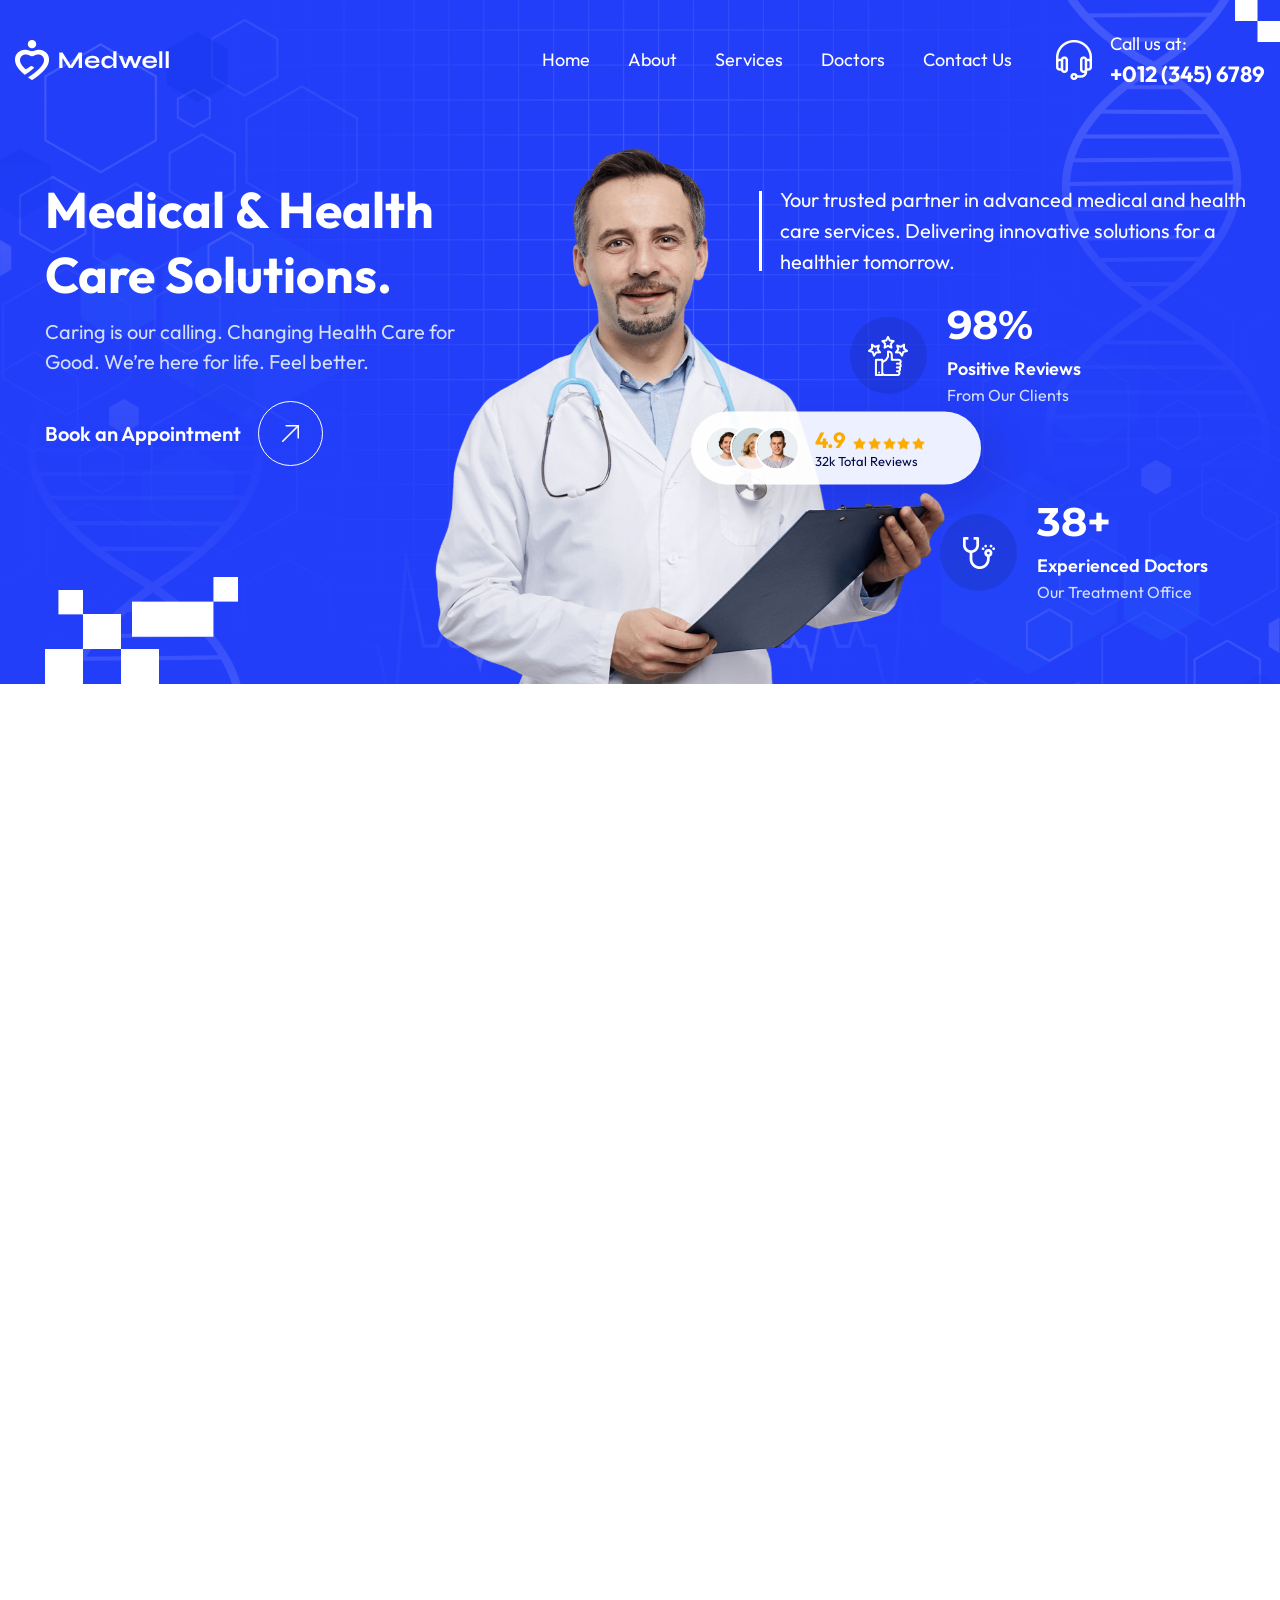
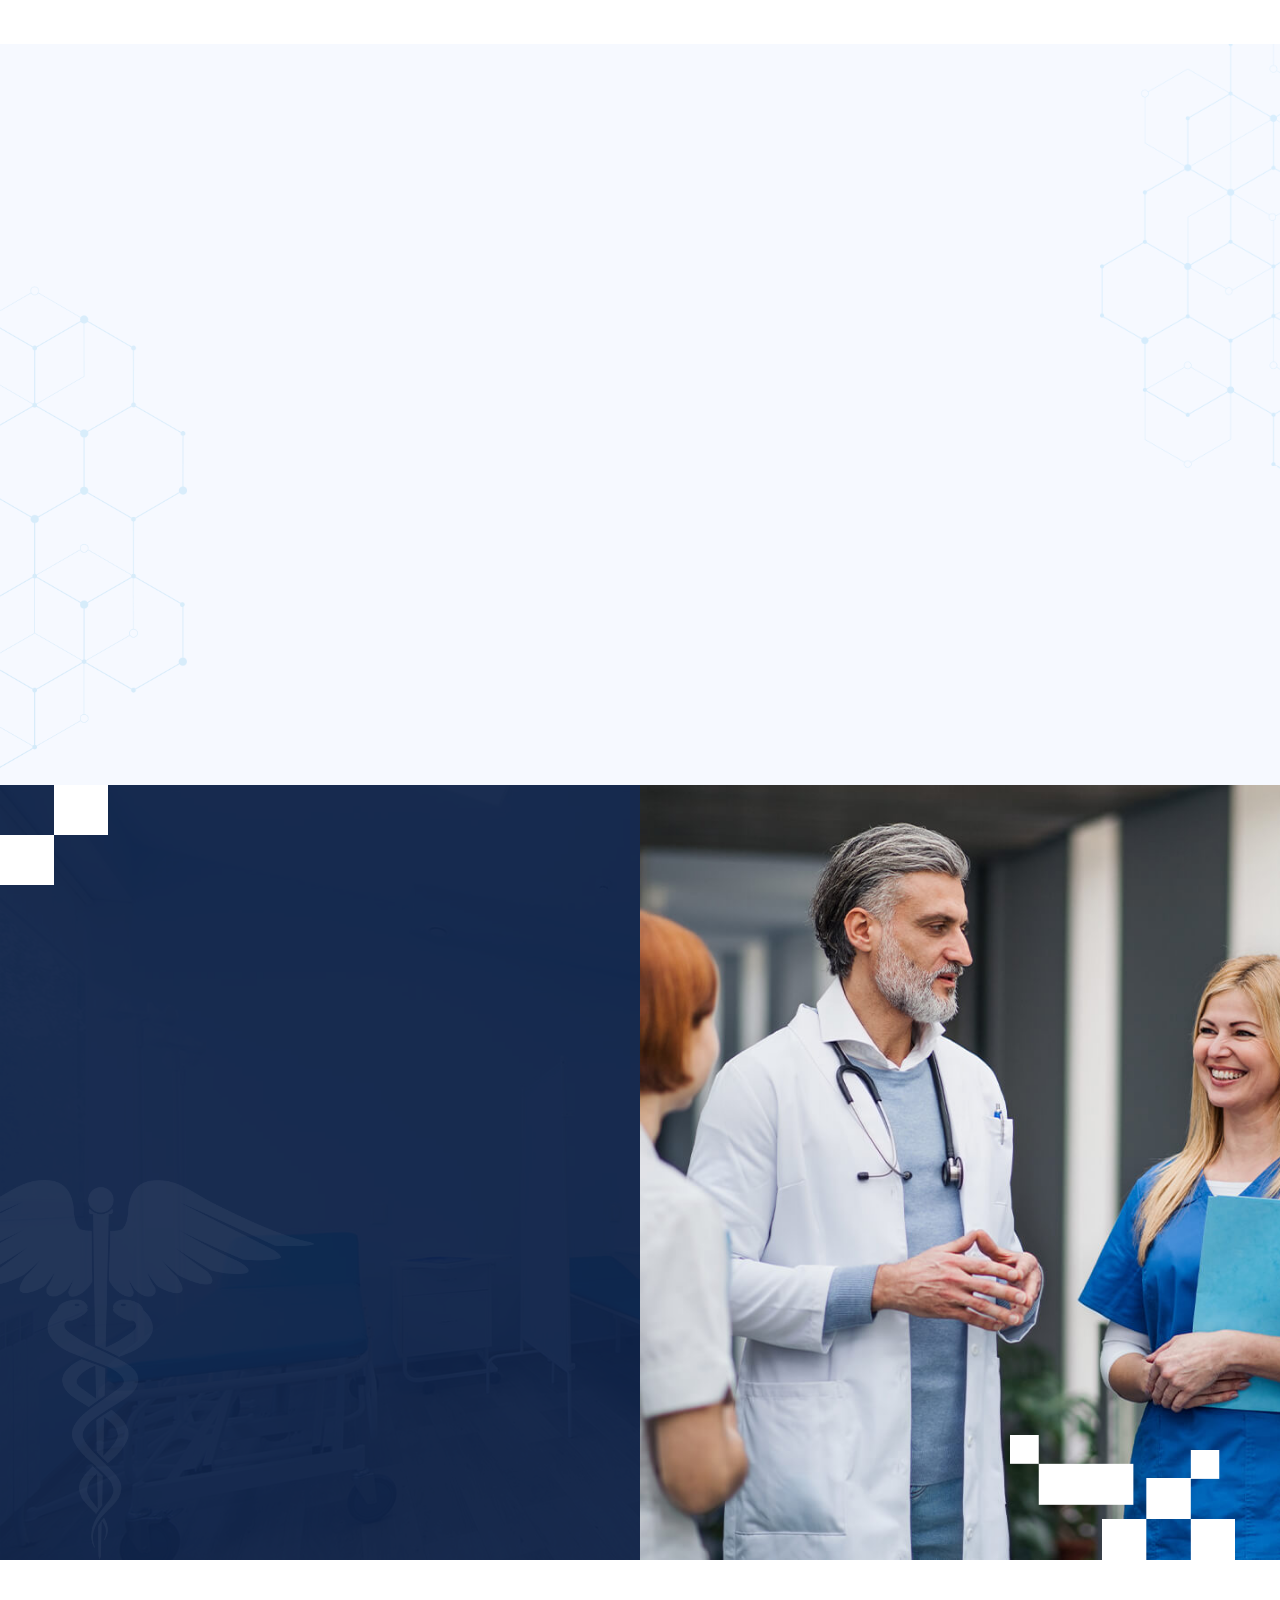
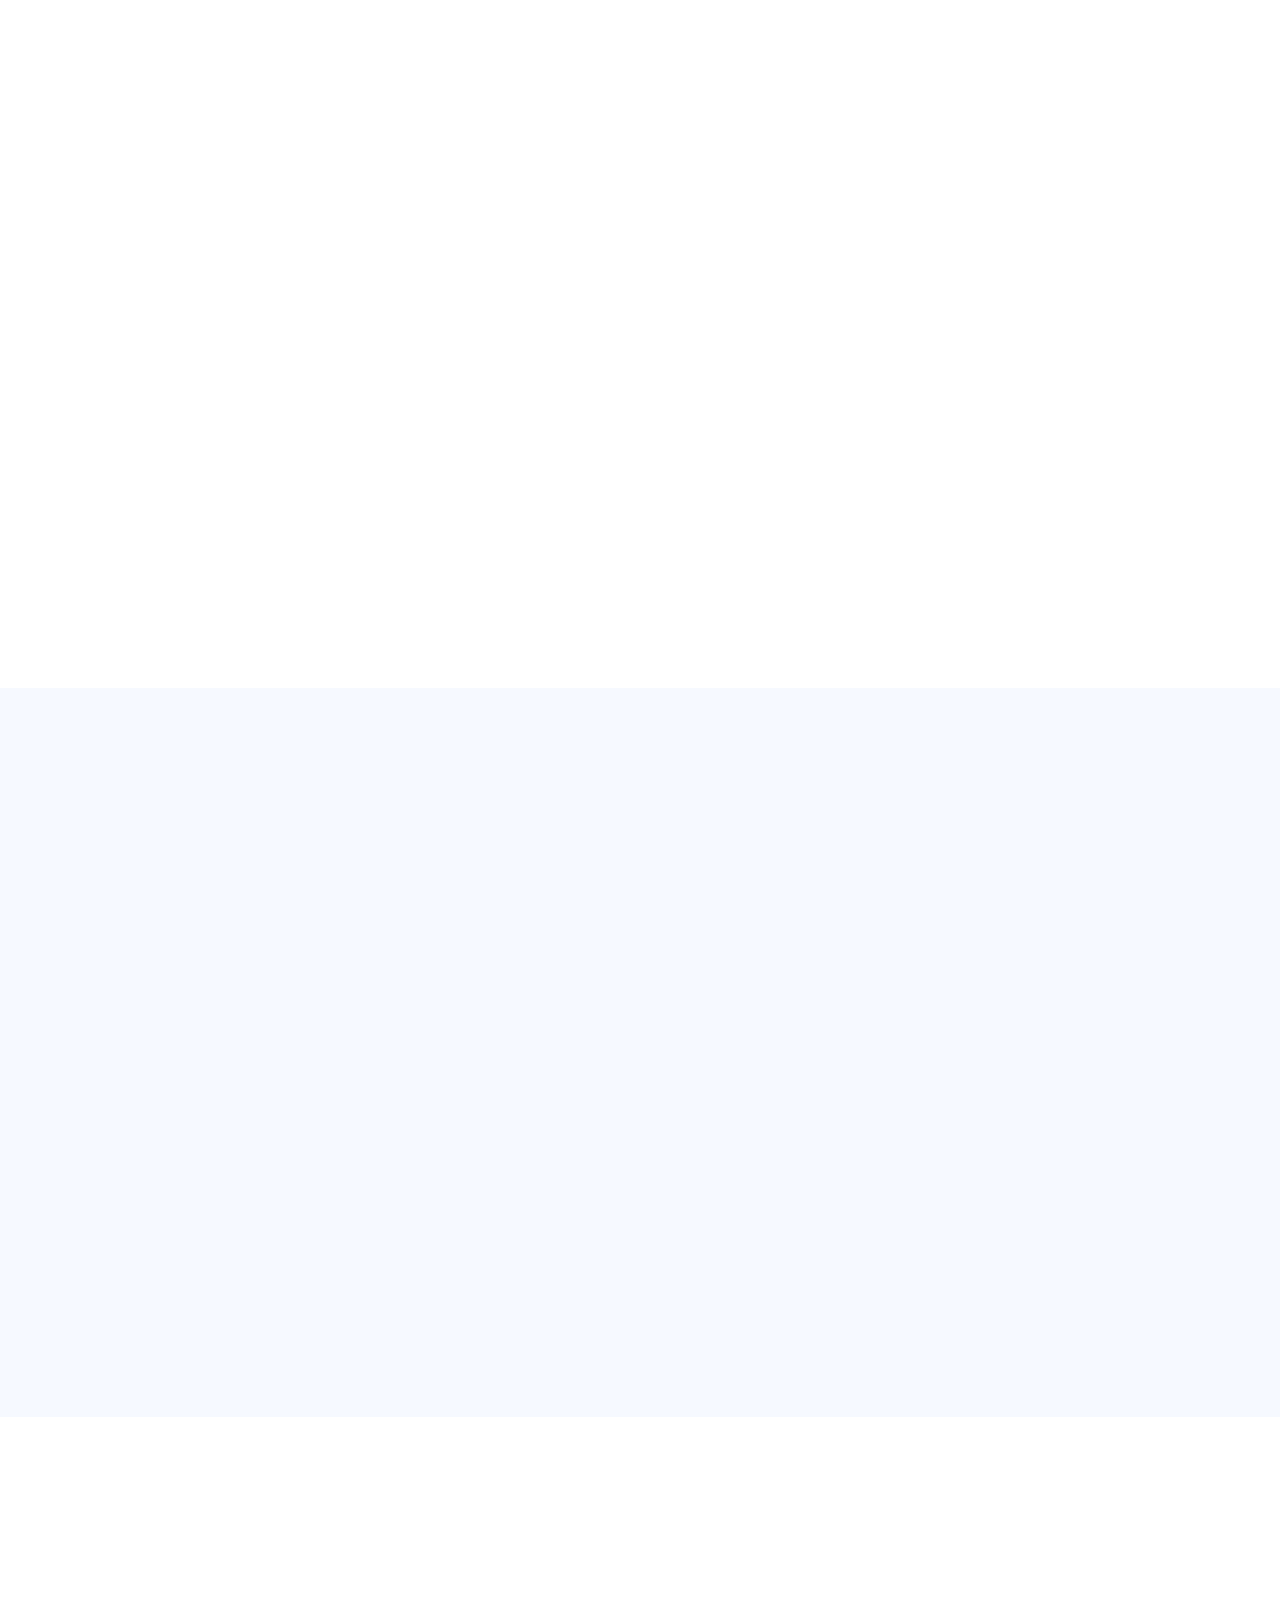
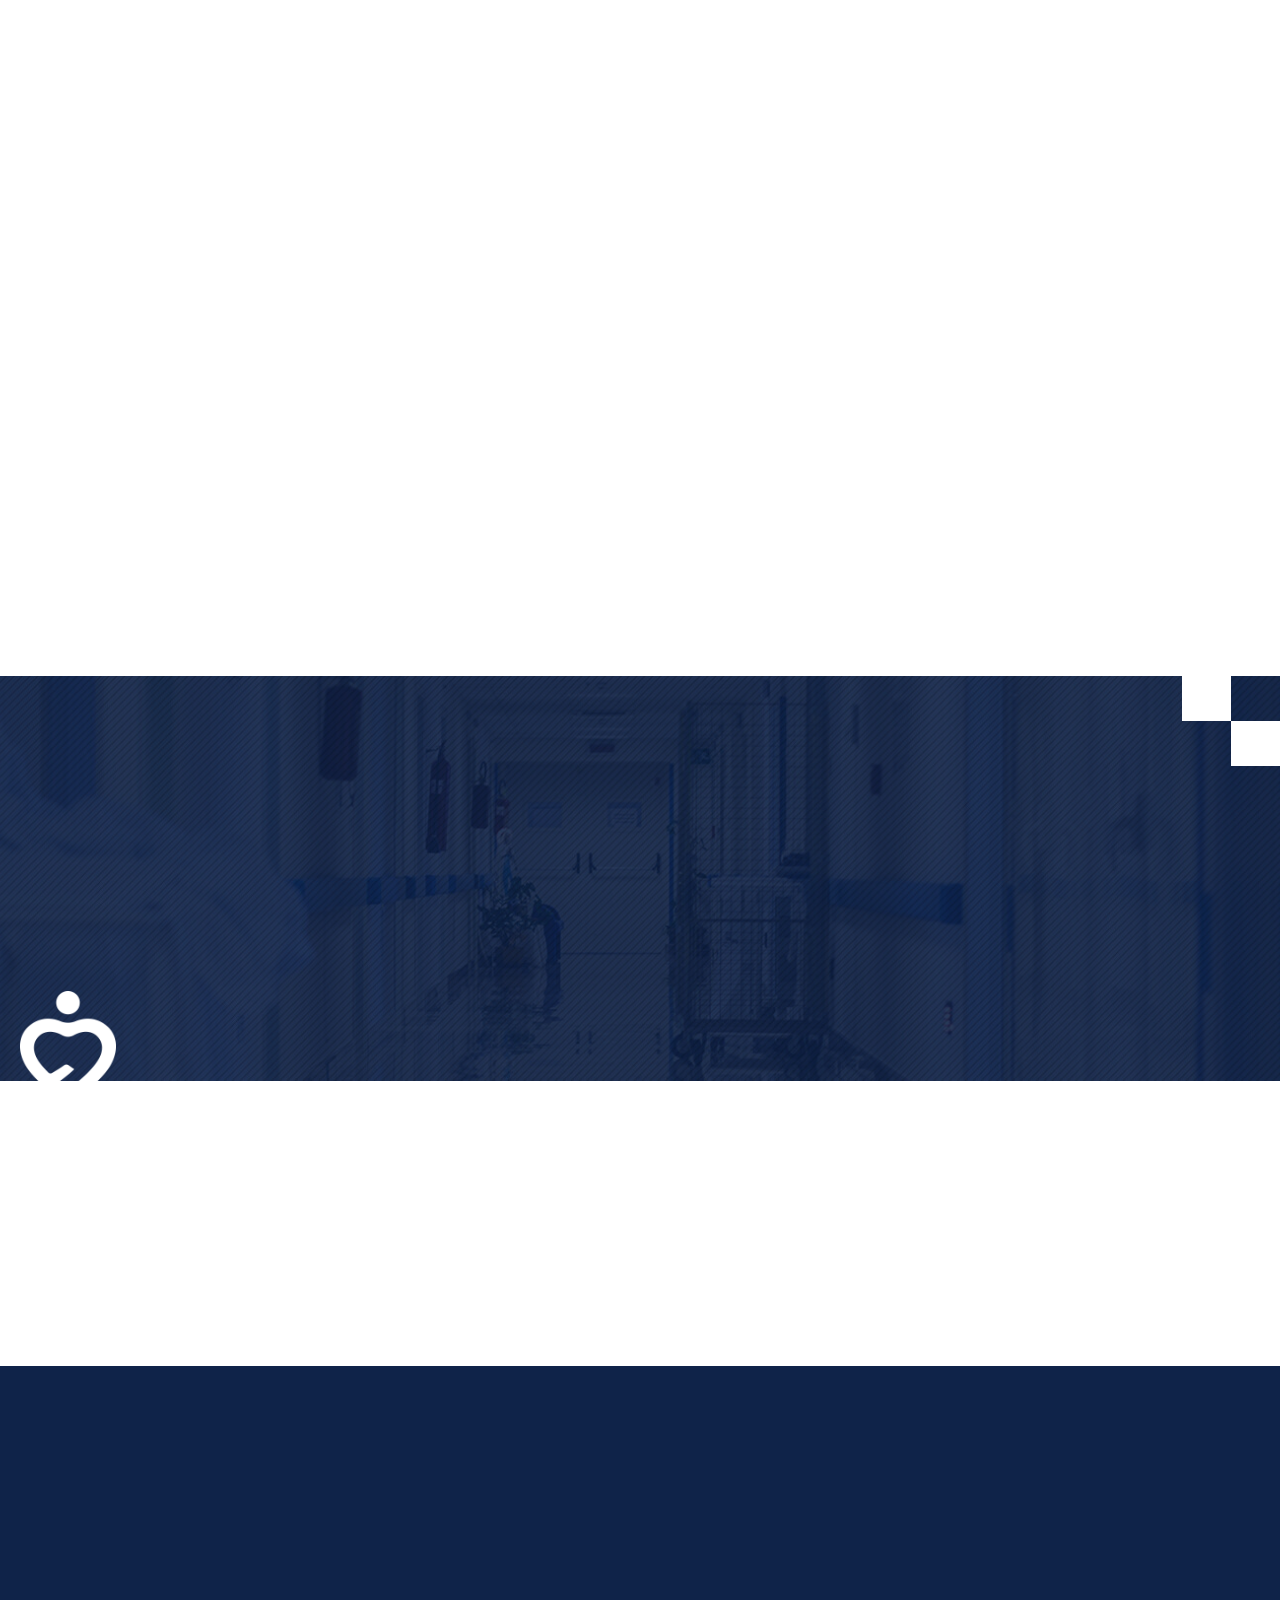
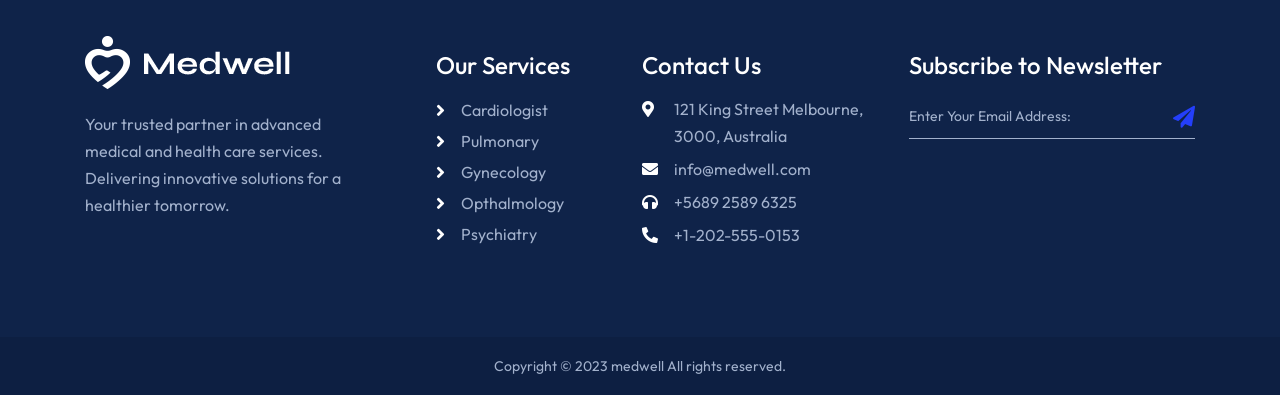
<file: index.html>
<!DOCTYPE html>
<html lang="zxx">

<head>
    <meta charset="UTF-8">
    <meta name="viewport" content="width=device-width, initial-scale=1.0">
    <meta http-equiv="X-UA-Compatible" content="ie=edge">
    <link rel="stylesheet" href="https://use.fontawesome.com/releases/v5.15.4/css/all.css">
    <title>Medwell | Home</title>
    <link rel="icon" href="assets/images/fav-icon.png">
    <link rel="stylesheet" href="assets/bootstrap/bootstrap.min.css">
    <link rel="stylesheet" href="assets/css/owl.carousel.min.css">
    <link rel="stylesheet" href="assets/css/aos.css">
    <link rel="stylesheet" href="assets/css/superclasses.css">
    <link rel="stylesheet" href="assets/css/custom.css">
    <link rel="stylesheet" href="assets/css/mobile.css">
</head>

<body>
    <!-- Preloader -->
    <div class="loader-mask">
        <div class="loader">
            <div></div>
            <div></div>
        </div>
    </div>
    <!-- Preloader -->
    <!-- HEADER SECTION -->
    <header class="w-100 float-left header-con">
        <div class="wrapper">
            <nav class="navbar navbar-expand-lg navbar-light p-0">
                <a class="navbar-brand" href="index.html">
                    <figure class="mb-0">
                        <img src="assets/images/logo.png" alt="logo">
                    </figure>
                </a>
                <button class="navbar-toggler collapsed" type="button" data-toggle="collapse"
                    data-target="#navbarSupportedContent" aria-controls="navbarSupportedContent" aria-expanded="false"
                    aria-label="Toggle navigation">
                    <span class="navbar-toggler-icon"></span>
                    <span class="navbar-toggler-icon"></span>
                    <span class="navbar-toggler-icon"></span>
                </button>
                <div class="collapse navbar-collapse justify-content-end" id="navbarSupportedContent">
                    <ul class="navbar-nav">
                        <li class="nav-item active">
                            <a class="nav-link p-0" href="index.html">Home</a>
                        </li>
                        <li class="nav-item">
                            <a class="nav-link p-0" href="about-us.html">About</a>
                        </li>
                        <li class="nav-item">
                            <a class="nav-link p-0" href="services.html">Services</a>
                        </li>
                        <li class="nav-item">
                            <a class="nav-link p-0" href="doctors.html">Doctors</a>
                        </li>
                        <!-- <li class="nav-item dropdown">
                            <a class="nav-link dropdown-toggle p-0" href="blog.html" id="navbarDropdown3" role="button"
                                data-toggle="dropdown" aria-haspopup="true" aria-expanded="false">
                                Blogs
                            </a>
                            <div class="dropdown-menu" aria-labelledby="navbarDropdown3">
                                <ul class="list-unstyled mb-0">
                                    <li><a class="dropdown-item" href="load-more.html">Load More</a></li>
                                    <li><a class="dropdown-item" href="single-blog.html">Single Blog</a></li>
                                    <li><a class="dropdown-item" href="one-column.html">One Column</a></li>
                                    <li><a class="dropdown-item" href="two-column.html">Two Column</a></li>
                                    <li><a class="dropdown-item" href="three-column.html">Three Column</a></li>
                                    <li><a class="dropdown-item" href="three-column-sidbar.html">Three Column Sidbar</a></li>
                                    <li><a class="dropdown-item" href="four-column.html">Four Column</a></li>
                                    <li><a class="dropdown-item" href="six-column.html">Six Column</a></li>
                                </ul>
                            </div>
                        </li> -->
                        <li class="nav-item">
                            <a class="nav-link p-0" href="contact.html">Contact Us</a>
                        </li>
                    </ul>
                    <div class="header-contact d-flex align-items-center">
                        <!-- <div class="search-field">
                            <a href="#">
                                <img src="assets/images/search-icon.png" alt="search-icon">
                            </a>
                        </div> -->
                        <div class="phone d-flex align-items-center">
                            <figure class="mb-0">
                                <img src="assets/images/headphone-icon.png" alt="headphone-icon">
                            </figure>
                            <div class="phone-txt">
                                <span class="d-block">Call us at:</span>
                                <a href="tel:+012(345)6789">+012 (345) 6789</a>
                            </div>
                        </div>
                    </div>
                </div>
            </nav>
        </div>
    </header>
    <!-- HEADER SECTION -->
    <!-- BANNER SECTION -->
    <section class="w-100 float-left banner-con position-relative">
        <div class="wrapper2">
            <div class="banner-inner-box position-relative">
                <div class="banner-inner-con">
                    <div class="banner-title">
                        <h1 data-aos="fade-up" data-aos-duration="700">Medical &
                            Health Care
                            Solutions.</h1>
                        <p data-aos="fade-up" data-aos-duration="700">Caring is our calling. Changing Health Care for
                            Good.
                            We’re here for life. Feel better.</p>
                        <div class="banner-btn d-flex align-items-center" data-aos="fade-up" data-aos-duration="700">
                            <a href="/contact.html">Book an Appointment</a>
                            <a href="/contact.html">
                                <figure class="mb-0 d-flex align-items-center justify-content-center">
                                    <img src="assets/images/top-arrow.png" alt="top-arrow">
                                </figure>
                            </a>
                        </div>
                    </div>
                    <div class="banner-details d-flex position-relative">
                        <figure class="mb-0">
                            <img src="assets/images/doctor-img.png" alt="doctor-img">
                        </figure>
                        <div class="banner-details-txt">
                            <p data-aos="fade-up" data-aos-duration="700">Your trusted partner in advanced medical and health care services. Delivering innovative solutions for a healthier tomorrow.</p>
                            <div class="banner-static-box">
                                <ul class="mb-0 list-unstyled">
                                    <li class="d-flex align-items-center justify-content-center" data-aos="fade-up"
                                        data-aos-duration="700">
                                        <figure class="mb-0 d-flex align-items-center justify-content-center">
                                            <img src="assets/images/thumb-icon.png" alt="thumb-icon">
                                        </figure>
                                        <div class="banner-static-txt">
                                            <div class="static-value">98%</div>
                                            <span class="d-block">Positive Reviews</span>
                                            <span class="d-block">From Our Clients</span>
                                        </div>
                                    </li>
                                    <li class="d-flex align-items-center justify-content-end" data-aos="fade-up"
                                        data-aos-duration="700">
                                        <figure class="mb-0 d-flex align-items-center justify-content-center">
                                            <img src="assets/images/experienced-icon.png" alt="experienced-icon">
                                        </figure>
                                        <div class="banner-static-txt">
                                            <div class="static-value">38+</div>
                                            <span class="d-block">Experienced Doctors</span>
                                            <span class="d-block">Our Treatment Office</span>
                                        </div>
                                    </li>
                                </ul>
                            </div>
                        </div>
                        <div class="client-review d-flex align-items-center">
                            <div class="d-flex align-items-center review-img">
                                <figure class="mb-0">
                                    <img src="assets/images/review-img1.jpg" alt="review-img">
                                </figure>
                                <figure class="mb-0">
                                    <img src="assets/images/review-img2.jpg" alt="review-img">
                                </figure>
                                <figure class="mb-0">
                                    <img src="assets/images/review-img3.jpg" alt="review-img">
                                </figure>
                            </div>
                            <div class="review-txt">
                                <span>4.9</span>
                                <figure class="mb-0 d-inline-block">
                                    <img src="assets/images/star-img.png" alt="star-img">
                                </figure>
                                <span class="d-block">32k Total Reviews</span>
                            </div>
                        </div>
                    </div>
                </div>
            </div>
        </div>
    </section>
    <!-- BANNER SECTION -->
    <!-- SERVICE SECTION -->
    <!-- <section class="w-100 float-left service-con padding-top padding-bottom">
        <div class="container">
            <div class="service-box">
                <div class="service-box-content" data-aos="fade-up" data-aos-duration="700">
                    <span class="d-block sub-txt">What We Provide</span>
                    <h2>Our
                        Medical
                        Services</h2>
                    <p class="mb-0">Molestiae non recusandae
                        earum rerum hic tenetur asa
                        piente delectus.</p>
                </div>
                <div class="service-box-item" data-aos="fade-up" data-aos-duration="700">
                    <figure>
                        <img src="assets/images/cardiologist-icon.png" alt="cardiologist-icon">
                    </figure>
                    <h4>Cardiologist</h4>
                    <p>Duis aute irure dolor in
                        reprehenderit in voluta
                        zesse cillum...</p>
                    <a href="#">Read More <i class="fas fa-angle-right"></i></a>
                </div>
                <div class="service-box-item" data-aos="fade-up" data-aos-duration="700">
                    <figure>
                        <img src="assets/images/pulmonary-icon.png" alt="pulmonary-icon">
                    </figure>
                    <h4>Pulmonary</h4>
                    <p>Guis aute irure dolor in
                        reprehenderit in voluta
                        zesse cillum...</p>
                    <a href="#">Read More <i class="fas fa-angle-right"></i></a>
                </div>
                <div class="service-box-item" data-aos="fade-up" data-aos-duration="700">
                    <figure>
                        <img src="assets/images/gynecology-icon.png" alt="gynecology-icon">
                    </figure>
                    <h4>Gynecology</h4>
                    <p>Nuis aute irure dolor in
                        reprehenderit in voluta
                        zesse cillum...</p>
                    <a href="#">Read More <i class="fas fa-angle-right"></i></a>
                </div>
                <div class="service-box-item" data-aos="fade-up" data-aos-duration="700">
                    <figure>
                        <img src="assets/images/pphthalmology-icon.png" alt="pphthalmology-icon">
                    </figure>
                    <h4>Ophthalmology</h4>
                    <p>Euis aute irure dolor in
                        reprehenderit in voluta
                        zesse cillum...</p>
                    <a href="#">Read More <i class="fas fa-angle-right"></i></a>
                </div>
                <div class="service-box-item" data-aos="fade-up" data-aos-duration="700">
                    <figure>
                        <img src="assets/images/psychiatry-icon.png" alt="psychiatry-icon">
                    </figure>
                    <h4>Psychiatry</h4>
                    <p>Quis aute irure dolor in
                        reprehenderit in voluta
                        zesse cillum...</p>
                    <a href="#">Read More <i class="fas fa-angle-right"></i></a>
                </div>
                <div class="service-provide-box" data-aos="fade-up" data-aos-duration="700">
                    <div class="service-provide-title">
                        <h3>We Provide
                            Best Medical
                            Treatment.</h3>
                        <p>Excellence in Care, Trusted for Life.</p>
                        <div class="provide-btn d-flex align-items-center">
                            <a href="/contact.html">Book Appointment</a>
                            <a href="/contact.html" class="provide-arrow">
                                <figure class="mb-0 d-flex align-items-center justify-content-center">
                                    <img src="assets/images/samll-arrow.png" alt="top-arrow">
                                </figure>
                            </a>
                        </div>
                    </div>
                    <div class="service-provide-img">
                        <figure class="mb-0">
                            <img src="assets/images/treatment-img.jpg" alt="treatment-img">
                        </figure>
                    </div>
                </div>
            </div>
        </div>
    </section> -->
    <!DOCTYPE html>
<html lang="en">
<section class="w-100 float-left service-con padding-top padding-bottom">
    <div class="container">
        <div class="service-box">
            <div class="service-box-content" data-aos="fade-up" data-aos-duration="700">
                <span class="d-block sub-txt">What We Provide</span>
                <h2>Our
                    Medical
                    Services</h2>
                <p class="mb-0">Comprehensive medical care tailored to your individual health needs...</p>
            </div>
            <div class="service-box-item" data-aos="fade-up" data-aos-duration="700">
                <figure>
                    <img src="assets/images/cardiologist-icon.png" alt="cardiologist-icon">
                </figure>
                <h4>Cardiologist</h4>
                <p>Comprehensive cardiac care specializing in diagnosing heart conditions...</p>
                <a href="/services.html">Read More <i class="fas fa-angle-right"></i></a>
            </div>
            <div class="service-box-item" data-aos="fade-up" data-aos-duration="700">
                <figure>
                    <img src="assets/images/pulmonary-icon.png" alt="pulmonary-icon">
                </figure>
                <h4>Pulmonary</h4>
                <p>Expert respiratory care focusing on lung health and breathing disorders...</p>
                <a href="/services.html">Read More <i class="fas fa-angle-right"></i></a>
            </div>
            <div class="service-box-item" data-aos="fade-up" data-aos-duration="700">
                <figure>
                    <img src="assets/images/gynecology-icon.png" alt="gynecology-icon">
                </figure>
                <h4>Gynecology</h4>
                <p>Specialized women's healthcare services for reproductive health...</p>
                <a href="/services.html">Read More <i class="fas fa-angle-right"></i></a>
            </div>
            <div class="service-box-item" data-aos="fade-up" data-aos-duration="700">
                <figure>
                    <img src="assets/images/pphthalmology-icon.png" alt="pphthalmology-icon">
                </figure>
                <h4>Ophthalmology</h4>
                <p>Advanced eye care services including comprehensive examinations...</p>
                <a href="/services.html">Read More <i class="fas fa-angle-right"></i></a>
            </div>
            <div class="service-box-item" data-aos="fade-up" data-aos-duration="700">
                <figure>
                    <img src="assets/images/psychiatry-icon.png" alt="psychiatry-icon">
                </figure>
                <h4>Psychiatry</h4>
                <p>Holistic mental health services providing diagnosis and treatment...</p>
                <a href="/services.html">Read More <i class="fas fa-angle-right"></i></a>
            </div>
            <div class="service-provide-box" data-aos="fade-up" data-aos-duration="700">
                <div class="service-provide-title">
                    <h3>We Provide
                        Best Medical
                        Treatment.</h3>
                    <p>Excellence in Care, Trusted for Life.</p>
                    <div class="provide-btn d-flex align-items-center">
                        <a href="/contact.html">Book Appointment</a>
                        <a href="/contact.html" class="provide-arrow">
                            <figure class="mb-0 d-flex align-items-center justify-content-center">
                                <img src="assets/images/samll-arrow.png" alt="top-arrow">
                            </figure>
                        </a>
                    </div>
                </div>
                <div class="service-provide-img">
                    <figure class="mb-0">
                        <img src="assets/images/treatment-img.jpg" alt="treatment-img">
                    </figure>
                </div>
            </div>
        </div>
    </div>
</section>
    <!-- SERVICE SECTION -->
    <!-- ABOUT SECTION -->
    <section class="w-100 float-left about-con design-img padding-top padding-bottom position-relative">
        <div class="wrapper3">
            <div class="about-box" data-aos="fade-up" data-aos-duration="700">
                <div class="about-box-img">
                    <div class="vedio-img position-relative">
                        <div class="vedio-sub-img">
                            <img class="thumb poster-con index1-poster" src="assets/images/about-img1.jpg"
                                alt="vedio-img">
                            <img class="thumb poster-con index1-poster" src="assets/images/about-img2.jpg"
                                alt="vedio-img">
                            <img class="thumb poster-con index1-poster" src="assets/images/about-img3.jpg"
                                alt="vedio-img">
                        </div>
                        <div class="btn-outer">
                            <!-- <a href="javascript:void(0)" onclick="lightbox_open();">
                                <div class="video-wrap">
                                    <img src="assets/images/play-icon.png" alt="play-icon">
                                </div>
                            </a> -->
                        </div>
                    </div>
                </div>
                <div class="about-box-title" data-aos="fade-up" data-aos-duration="700">
                    <span class="d-block sub-txt">About us</span>
                    <h2>Welcome to Medwell
                        Hospital & Healthcare</h2>
                    <p>Welcome to Medwell Hospital & Healthcare – where compassion meets excellence.
                        We are committed to providing world-class medical care tailored to your needs.
                        Your health and well-being are our top priority.</p>
                    <div class="generic-list">
                        <ul class="list-unstyled mb-0">
                            <li>Monthly Checkups</li>
                            <li>Caring Medical Team</li>
                            <li>Proactive and Fast Results</li>
                        </ul>
                        <ul class="list-unstyled mb-0">
                            <li>Cosmetic Filling</li>
                            <li>Dental X-Ray</li>
                            <li>Complete Crown</li>
                        </ul>
                    </div>
                    <div class="generic-btn">
                        <a href="doctors.html">
                            Read More
                        </a>
                        <a href="doctors.html">
                            <figure class="mb-0">
                                <img src="assets/images/long-arrow.png" alt="long-arrow">
                            </figure>
                        </a>
                    </div>
                </div>
            </div>
        </div>
        <div id="light">
            <a class="boxclose" id="boxclose" onclick="lightbox_close();"></a>
            <iframe src="https://www.youtube.com/embed/kNXMJBQ6oL4" allowfullscreen=""></iframe>
        </div>

        <div id="fade1" onClick="lightbox_close();"></div>
    </section>
    <!-- ABOUT SECTION -->
    <!-- CONTACT SECTION -->
    <section class="w-100 float-left contact-con position-relative">
        <div class="dots-img position-relative">
            <div class="padding-top padding-bottom contact-inner-con position-relative">
                <div class="container">
                    <div class="contact-form" data-aos="fade-up" data-aos-duration="700">
                        <span class="sub-txt d-block">Request a consultation</span>
                        <h2>Make an Appointent</h2>
                        <form class="form-box" method="post" id="contactpage">
                            <ul class="list-unstyled" data-aos="fade-up" data-aos-duration="700">
                                <li>
                                    <input type="text" name="fname" id="fname" placeholder="Your Name:">
                                </li>
                                <li>
                                    <input type="tel" name="phone" id="phone" placeholder="Phone No:">
                                </li>
                                <li>
                                    <input type="email" placeholder="Your Email:" name="email" id="email">
                                </li>
                                <li>
                                    <input placeholder="Date:" type="text" onfocus="(this.type = 'date')" id="date">
                                </li>
                                <li>
                                    <textarea placeholder="Message:" name="subject" id="subject"></textarea>
                                </li>
                            </ul>
                            <div class="submit-btn" data-aos="fade-up" data-aos-duration="700">
                                <button type="submit" id="submit">
                                    Book an Appointment
                                    <figure class="mb-0">
                                        <img src="assets/images/top-arrow.png" alt="top-arrow">
                                    </figure>
                                </button>
                            </div>
                        </form>
                    </div>
                </div>
            </div>
        </div>
    </section>
    <!-- CONTACT SECTION -->
    <!-- PROCESS SECTION -->
    <section class="work-process-sec w-100 float-left padding-bottom padding-top">
        <div class="container">
            <div class="generic-title text-center" data-aos="fade-up" data-aos-duration="700">
                <span class="d-block sub-txt">WORK PROCESS</span>
                <h2 class="mb-0">Let’s See How We Work</h2>
            </div>
            <div class="process-con">
                <ul class="list-unstyled mb-0">
                    <li class="text-center" data-aos="fade-up" data-aos-duration="700">
                        <div class="process-img-box">
                            <figure>
                                <img src="assets/images/process-img1.png" alt="process-img1">
                            </figure>
                            <span>01</span>
                        </div>
                        <h4>Seeing Patients</h4>
                        <p>Building trust and understanding your health concerns.</p>
                    </li>
                    <li class="text-center" data-aos="fade-up" data-aos-duration="700">
                        <div class="process-img-box">
                            <figure>
                                <img src="assets/images/process-img2.png" alt="process-img2">
                            </figure>
                            <span>02</span>
                        </div>
                        <h4>Making a Diagnosis</h4>
                        <p>Identifying the root cause with precision.</p>
                    </li>
                    <li class="text-center" data-aos="fade-up" data-aos-duration="700">
                        <div class="process-img-box">
                            <figure>
                                <img src="assets/images/process-img3.png" alt="process-img3">
                            </figure>
                            <span>03</span>
                        </div>
                        <h4>Developing a Treatment</h4>
                        <p>Crafting personalized care plans for recovery.</p>
                    </li>
                    <li class="text-center" data-aos="fade-up" data-aos-duration="700">
                        <div class="process-img-box">
                            <figure>
                                <img src="assets/images/process-img4.png" alt="process-img4">
                            </figure>
                            <span>04</span>
                        </div>
                        <h4>Documenting Patient</h4>
                        <p>Keeping accurate records for seamless care continuity.</p>
                    </li>
                </ul>
            </div>
        </div>
    </section>
    <!-- PROCESS SECTION -->
    <!-- TEAMS SECTIONS -->
    <section class="team-section w-100 float-left padding-top padding-bottom">
        <div class="container">
            <div class="generic-title text-center" data-aos="fade-up" data-aos-duration="700">
                <span class="sub-txt d-block">OUR TEAM</span>
                <h2 class="mb-0">Meet Our Professional Team</h2>
            </div>
            <div class="team-members-con">
                <ul class="list-unstyled mb-0">
                    <li class="text-center" data-aos="fade-up" data-aos-duration="700">
                        <figure>
                            <img src="assets/images/team-img1.jpg" alt="team-img1">
                        </figure>
                        <h4>Alice Waters</h4>
                        <span class="d-block">Internist</span>
                        <div class="social-links">
                            <!-- <ul class="list-unstyled mb-0 d-flex justify-content-center">
                                <li class="d-flex justify-content-center align-items-center"><a
                                        href="https://www.facebook.com/login/"><i class="fab fa-facebook-f"></i></a>
                                </li>
                                <li class="d-flex justify-content-center align-items-center"><a
                                        href="https://twitter.com/i/flow/login?input_flow_data=%7B%22requested_variant%22%3A%22eyJsYW5nIjoiZW4ifQ%3D%3D%22%7D"><i
                                            class="fab fa-twitter"></i></a></li>
                                <li class="d-flex justify-content-center align-items-center"><a
                                        href="https://www.linkedin.com/login"><i class="fab fa-linkedin-in"></i></a>
                                </li>
                            </ul> -->
                        </div>
                    </li>
                    <li class="text-center" data-aos="fade-up" data-aos-duration="700">
                        <figure>
                            <img src="assets/images/team-img2.jpg" alt="team-img2">
                        </figure>
                        <h4>Jamie Oliver</h4>
                        <span class="d-block">Osteopaths</span>
                        <div class="social-links">
                            <!-- <ul class="list-unstyled mb-0 d-flex justify-content-center">
                                <li class="d-flex justify-content-center align-items-center"><a
                                        href="https://www.facebook.com/login/"><i class="fab fa-facebook-f"></i></a>
                                </li>
                                <li class="d-flex justify-content-center align-items-center"><a
                                        href="https://twitter.com/i/flow/login?input_flow_data=%7B%22requested_variant%22%3A%22eyJsYW5nIjoiZW4ifQ%3D%3D%22%7D"><i
                                            class="fab fa-twitter"></i></a></li>
                                <li class="d-flex justify-content-center align-items-center"><a
                                        href="https://www.linkedin.com/login"><i class="fab fa-linkedin-in"></i></a>
                                </li>
                            </ul> -->
                        </div>
                    </li>
                    <li class="text-center" data-aos="fade-up" data-aos-duration="700">
                        <figure>
                            <img src="assets/images/team-img3.jpg" alt="team-img3">
                        </figure>
                        <h4>Clare Smyth</h4>
                        <span class="d-block">Gynecologist</span>
                        <div class="social-links">
                            <!-- <ul class="list-unstyled mb-0 d-flex justify-content-center">
                                <li class="d-flex justify-content-center align-items-center"><a
                                        href="https://www.facebook.com/login/"><i class="fab fa-facebook-f"></i></a>
                                </li>
                                <li class="d-flex justify-content-center align-items-center"><a
                                        href="https://twitter.com/i/flow/login?input_flow_data=%7B%22requested_variant%22%3A%22eyJsYW5nIjoiZW4ifQ%3D%3D%22%7D"><i
                                            class="fab fa-twitter"></i></a></li>
                                <li class="d-flex justify-content-center align-items-center"><a
                                        href="https://www.linkedin.com/login"><i class="fab fa-linkedin-in"></i></a>
                                </li>
                            </ul> -->
                        </div>
                    </li>
                    <li class="text-center" data-aos="fade-up" data-aos-duration="700">
                        <figure>
                            <img src="assets/images/team-img4.jpg" alt="team-img4">
                        </figure>
                        <h4>Bobby Flay</h4>
                        <span class="d-block">Surgeon</span>
                        <div class="social-links">
                            <!-- <ul class="list-unstyled mb-0 d-flex justify-content-center">
                                <li class="d-flex justify-content-center align-items-center"><a
                                        href="https://www.facebook.com/login/"><i class="fab fa-facebook-f"></i></a>
                                </li>
                                <li class="d-flex justify-content-center align-items-center"><a
                                        href="https://twitter.com/i/flow/login?input_flow_data=%7B%22requested_variant%22%3A%22eyJsYW5nIjoiZW4ifQ%3D%3D%22%7D"><i
                                            class="fab fa-twitter"></i></a></li>
                                <li class="d-flex justify-content-center align-items-center"><a
                                        href="https://www.linkedin.com/login"><i class="fab fa-linkedin-in"></i></a>
                                </li>
                            </ul> -->
                        </div>
                    </li>
                </ul>
            </div>
        </div>
    </section>
    <!-- TEAMS SECTIONS -->
    <!-- PATIENTS REVIEWS SECTION -->
    <!-- <section class="patients-reviews-sec w-100 float-left padding-top padding-bottom">
        <div class="container">
            <div class="generic-title text-center" data-aos="fade-up" data-aos-duration="700">
                <span class="d-block sub-txt">OUR TESTIMONIALS</span>
                <h2 class="mb-0">What Patients are Saying!</h2>
            </div>
            <div id="owl-carouselone" class="owl-carousel owl-theme" data-aos="fade-up" data-aos-duration="700">
                <div class="item">
                    <div class="review-box">
                        <figure>
                            <img src="assets/images/quote-img.png" alt="quote-img">
                        </figure>
                        <p>Quisuam est rui dolorem ipsum rui
                            dolor sit amet, consectetur, adipise
                            velit sed quia non numquam eiusm
                            tempora incidunt ut labore</p>
                        <div class="patient-details d-flex">
                            <div class="patient-img">
                                <figure class="mb-0">
                                    <img src="assets/images/patient-img1.png" alt="patient-img1">
                                </figure>
                            </div>
                            <div class="patient-rating">
                                <figure>
                                    <img src="assets/images/rating-stars.png" alt="rating-stars">
                                </figure>
                                <h5>Kevin Andrew</h5>
                                <span class="d-block">Happy Client</span>
                            </div>
                        </div>
                    </div>
                </div>
                <div class="item">
                    <div class="review-box">
                        <figure>
                            <img src="assets/images/quote-img.png" alt="quote-img">
                        </figure>
                        <p>Ruisuam est rui dolorem ipsum rui
                            dolor sit amet, consectetur, adipise
                            velit sed quia non numquam eiusm
                            tempora incidunt ut labore</p>
                        <div class="patient-details d-flex">
                            <div class="patient-img">
                                <figure class="mb-0">
                                    <img src="assets/images/patient-img2.png" alt="patient-img2">
                                </figure>
                            </div>
                            <div class="patient-rating">
                                <figure>
                                    <img src="assets/images/rating-stars.png" alt="rating-stars">
                                </figure>
                                <h5>Peri James</h5>
                                <span class="d-block">Happy Client</span>
                            </div>
                        </div>
                    </div>
                </div>
                <div class="item">
                    <div class="review-box">
                        <figure>
                            <img src="assets/images/quote-img.png" alt="quote-img">
                        </figure>
                        <p>Nuisuam est rui dolorem ipsum rui
                            dolor sit amet, consectetur, adipise
                            velit sed quia non numquam eiusm
                            tempora incidunt ut labore</p>
                        <div class="patient-details d-flex">
                            <div class="patient-img">
                                <figure class="mb-0">
                                    <img src="assets/images/patient-img3.png" alt="patient-img3">
                                </figure>
                            </div>
                            <div class="patient-rating">
                                <figure>
                                    <img src="assets/images/rating-stars.png" alt="rating-stars">
                                </figure>
                                <h5>Naurth Reough</h5>
                                <span class="d-block">Happy Client</span>
                            </div>
                        </div>
                    </div>
                </div>
                <div class="item">
                    <div class="review-box">
                        <figure>
                            <img src="assets/images/quote-img.png" alt="quote-img">
                        </figure>
                        <p>Quisuam est rui dolorem ipsum rui
                            dolor sit amet, consectetur, adipise
                            velit sed quia non numquam eiusm
                            tempora incidunt ut labore</p>
                        <div class="patient-details d-flex">
                            <div class="patient-img">
                                <figure class="mb-0">
                                    <img src="assets/images/patient-img1.png" alt="patient-img1">
                                </figure>
                            </div>
                            <div class="patient-rating">
                                <figure>
                                    <img src="assets/images/rating-stars.png" alt="rating-stars">
                                </figure>
                                <h5>Kevin Andrew</h5>
                                <span class="d-block">Happy Client</span>
                            </div>
                        </div>
                    </div>
                </div>
                <div class="item">
                    <div class="review-box">
                        <figure>
                            <img src="assets/images/quote-img.png" alt="quote-img">
                        </figure>
                        <p>Ruisuam est rui dolorem ipsum rui
                            dolor sit amet, consectetur, adipise
                            velit sed quia non numquam eiusm
                            tempora incidunt ut labore</p>
                        <div class="patient-details d-flex">
                            <div class="patient-img">
                                <figure class="mb-0">
                                    <img src="assets/images/patient-img2.png" alt="patient-img2">
                                </figure>
                            </div>
                            <div class="patient-rating">
                                <figure>
                                    <img src="assets/images/rating-stars.png" alt="rating-stars">
                                </figure>
                                <h5>Peri James</h5>
                                <span class="d-block">Happy Client</span>
                            </div>
                        </div>
                    </div>
                </div>
                <div class="item">
                    <div class="review-box">
                        <figure>
                            <img src="assets/images/quote-img.png" alt="quote-img">
                        </figure>
                        <p>Nuisuam est rui dolorem ipsum rui
                            dolor sit amet, consectetur, adipise
                            velit sed quia non numquam eiusm
                            tempora incidunt ut labore</p>
                        <div class="patient-details d-flex">
                            <div class="patient-img">
                                <figure class="mb-0">
                                    <img src="assets/images/patient-img3.png" alt="patient-img3">
                                </figure>
                            </div>
                            <div class="patient-rating">
                                <figure>
                                    <img src="assets/images/rating-stars.png" alt="rating-stars">
                                </figure>
                                <h5>Naurth Reough</h5>
                                <span class="d-block">Happy Client</span>
                            </div>
                        </div>
                    </div>
                </div>
                <div class="item">
                    <div class="review-box">
                        <figure>
                            <img src="assets/images/quote-img.png" alt="quote-img">
                        </figure>
                        <p>Quisuam est rui dolorem ipsum rui
                            dolor sit amet, consectetur, adipise
                            velit sed quia non numquam eiusm
                            tempora incidunt ut labore</p>
                        <div class="patient-details d-flex">
                            <div class="patient-img">
                                <figure class="mb-0">
                                    <img src="assets/images/patient-img1.png" alt="patient-img1">
                                </figure>
                            </div>
                            <div class="patient-rating">
                                <figure>
                                    <img src="assets/images/rating-stars.png" alt="rating-stars">
                                </figure>
                                <h5>Kevin Andrew</h5>
                                <span class="d-block">Happy Client</span>
                            </div>
                        </div>
                    </div>
                </div>
                <div class="item">
                    <div class="review-box">
                        <figure>
                            <img src="assets/images/quote-img.png" alt="quote-img">
                        </figure>
                        <p>Ruisuam est rui dolorem ipsum rui
                            dolor sit amet, consectetur, adipise
                            velit sed quia non numquam eiusm
                            tempora incidunt ut labore</p>
                        <div class="patient-details d-flex">
                            <div class="patient-img">
                                <figure class="mb-0">
                                    <img src="assets/images/patient-img2.png" alt="patient-img2">
                                </figure>
                            </div>
                            <div class="patient-rating">
                                <figure>
                                    <img src="assets/images/rating-stars.png" alt="rating-stars">
                                </figure>
                                <h5>Peri James</h5>
                                <span class="d-block">Happy Client</span>
                            </div>
                        </div>
                    </div>
                </div>
                <div class="item">
                    <div class="review-box">
                        <figure>
                            <img src="assets/images/quote-img.png" alt="quote-img">
                        </figure>
                        <p>Nuisuam est rui dolorem ipsum rui
                            dolor sit amet, consectetur, adipise
                            velit sed quia non numquam eiusm
                            tempora incidunt ut labore</p>
                        <div class="patient-details d-flex">
                            <div class="patient-img">
                                <figure class="mb-0">
                                    <img src="assets/images/patient-img3.png" alt="patient-img3">
                                </figure>
                            </div>
                            <div class="patient-rating">
                                <figure>
                                    <img src="assets/images/rating-stars.png" alt="rating-stars">
                                </figure>
                                <h5>Naurth Reough</h5>
                                <span class="d-block">Happy Client</span>
                            </div>
                        </div>
                    </div>
                </div>
            </div>
        </div>
    </section> -->
    <section class="patients-reviews-sec w-100 float-left padding-top padding-bottom">
        <div class="container">
            <div class="generic-title text-center" data-aos="fade-up" data-aos-duration="700">
                <span class="d-block sub-txt">OUR TESTIMONIALS</span>
                <h2 class="mb-0">What Patients are Saying!</h2>
            </div>
            <div id="owl-carouselone" class="owl-carousel owl-theme" data-aos="fade-up" data-aos-duration="700">
                <div class="item">
                    <div class="review-box">
                        <figure>
                            <img src="assets/images/quote-img.png" alt="quote-img">
                        </figure>
                        <p>Dr. Thompson's treatment was life-changing. After struggling with chronic back pain for years, I finally found relief. The personalized care and compassionate approach made all the difference in my recovery.</p>
                        <div class="patient-details d-flex">
                            <div class="patient-img">
                                <figure class="mb-0">
                                    <img src="assets/images/patient-img1.png" alt="patient-img1">
                                </figure>
                            </div>
                            <div class="patient-rating">
                                <figure>
                                    <img src="assets/images/rating-stars.png" alt="rating-stars">
                                </figure>
                                <h5>Kevin Andrew</h5>
                                <span class="d-block">Happy Client</span>
                            </div>
                        </div>
                    </div>
                </div>
                <div class="item">
                    <div class="review-box">
                        <figure>
                            <img src="assets/images/quote-img.png" alt="quote-img">
                        </figure>
                        <p>I was nervous about my dental procedure, but the staff here made me feel so comfortable. They explained every step, and the results exceeded my expectations. Highly recommend!</p>
                        <div class="patient-details d-flex">
                            <div class="patient-img">
                                <figure class="mb-0">
                                    <img src="assets/images/patient-img2.png" alt="patient-img2">
                                </figure>
                            </div>
                            <div class="patient-rating">
                                <figure>
                                    <img src="assets/images/rating-stars.png" alt="rating-stars">
                                </figure>
                                <h5>Peri James</h5>
                                <span class="d-block">Happy Client</span>
                            </div>
                        </div>
                    </div>
                </div>
                <div class="item">
                    <div class="review-box">
                        <figure>
                            <img src="assets/images/quote-img.png" alt="quote-img">
                        </figure>
                        <p>As a senior patient, I appreciate how attentive and patient the medical team is. They took the time to understand my specific health concerns and developed a treatment plan that works perfectly for me.</p>
                        <div class="patient-details d-flex">
                            <div class="patient-img">
                                <figure class="mb-0">
                                    <img src="assets/images/patient-img3.png" alt="patient-img3">
                                </figure>
                            </div>
                            <div class="patient-rating">
                                <figure>
                                    <img src="assets/images/rating-stars.png" alt="rating-stars">
                                </figure>
                                <h5>Naurth Reough</h5>
                                <span class="d-block">Happy Client</span>
                            </div>
                        </div>
                    </div>
                </div>
                <div class="item">
                    <div class="review-box">
                        <figure>
                            <img src="assets/images/quote-img.png" alt="quote-img">
                        </figure>
                        <p>My sports injury rehabilitation was incredible. The physical therapists not only helped me heal but also taught me preventative techniques to avoid future injuries. Professional and truly caring team!</p>
                        <div class="patient-details d-flex">
                            <div class="patient-img">
                                <figure class="mb-0">
                                    <img src="assets/images/patient-img1.png" alt="patient-img1">
                                </figure>
                            </div>
                            <div class="patient-rating">
                                <figure>
                                    <img src="assets/images/rating-stars.png" alt="rating-stars">
                                </figure>
                                <h5>Kevin Andrew</h5>
                                <span class="d-block">Happy Client</span>
                            </div>
                        </div>
                    </div>
                </div>
                <div class="item">
                    <div class="review-box">
                        <figure>
                            <img src="assets/images/quote-img.png" alt="quote-img">
                        </figure>
                        <p>Compassionate, skilled, and modern approach to healthcare. From the moment I walked in, I felt listened to and supported. The cutting-edge treatments combined with genuine human connection make this practice exceptional.</p>
                        <div class="patient-details d-flex">
                            <div class="patient-img">
                                <figure class="mb-0">
                                    <img src="assets/images/patient-img2.png" alt="patient-img2">
                                </figure>
                            </div>
                            <div class="patient-rating">
                                <figure>
                                    <img src="assets/images/rating-stars.png" alt="rating-stars">
                                </figure>
                                <h5>Peri James</h5>
                                <span class="d-block">Happy Client</span>
                            </div>
                        </div>
                    </div>
                </div>
                <div class="item">
                    <div class="review-box">
                        <figure>
                            <img src="assets/images/quote-img.png" alt="quote-img">
                        </figure>
                        <p>After trying multiple treatments elsewhere, I finally found a medical team that understood my complex health issues. Their holistic approach and dedication to finding root causes have been transformative.</p>
                        <div class="patient-details d-flex">
                            <div class="patient-img">
                                <figure class="mb-0">
                                    <img src="assets/images/patient-img3.png" alt="patient-img3">
                                </figure>
                            </div>
                            <div class="patient-rating">
                                <figure>
                                    <img src="assets/images/rating-stars.png" alt="rating-stars">
                                </figure>
                                <h5>Naurth Reough</h5>
                                <span class="d-block">Happy Client</span>
                            </div>
                        </div>
                    </div>
                </div>
                <div class="item">
                    <div class="review-box">
                        <figure>
                            <img src="assets/images/quote-img.png" alt="quote-img">
                        </figure>
                        <p>Compassionate, skilled, and modern approach to healthcare. From the moment I walked in, I felt listened to and supported. The cutting-edge treatments combined with genuine human connection make this practice exceptional.</p>
                        <div class="patient-details d-flex">
                            <div class="patient-img">
                                <figure class="mb-0">
                                    <img src="assets/images/patient-img1.png" alt="patient-img1">
                                </figure>
                            </div>
                            <div class="patient-rating">
                                <figure>
                                    <img src="assets/images/rating-stars.png" alt="rating-stars">
                                </figure>
                                <h5>Kevin Andrew</h5>
                                <span class="d-block">Happy Client</span>
                            </div>
                        </div>
                    </div>
                </div>
                <div class="item">
                    <div class="review-box">
                        <figure>
                            <img src="assets/images/quote-img.png" alt="quote-img">
                        </figure>
                        <p>After trying multiple treatments elsewhere, I finally found a medical team that understood my complex health issues. Their holistic approach and dedication to finding root causes have been transformative.</p>
                        <div class="patient-details d-flex">
                            <div class="patient-img">
                                <figure class="mb-0">
                                    <img src="assets/images/patient-img2.png" alt="patient-img2">
                                </figure>
                            </div>
                            <div class="patient-rating">
                                <figure>
                                    <img src="assets/images/rating-stars.png" alt="rating-stars">
                                </figure>
                                <h5>Peri James</h5>
                                <span class="d-block">Happy Client</span>
                            </div>
                        </div>
                    </div>
                </div>
                <div class="item">
                    <div class="review-box">
                        <figure>
                            <img src="assets/images/quote-img.png" alt="quote-img">
                        </figure>
                        <p>Compassionate, skilled, and modern approach to healthcare. From the moment I walked in, I felt listened to and supported. The cutting-edge treatments combined with genuine human connection make this practice exceptional.</p>
                        <div class="patient-details d-flex">
                            <div class="patient-img">
                                <figure class="mb-0">
                                    <img src="assets/images/patient-img3.png" alt="patient-img3">
                                </figure>
                            </div>
                            <div class="patient-rating">
                                <figure>
                                    <img src="assets/images/rating-stars.png" alt="rating-stars">
                                </figure>
                                <h5>Naurth Reough</h5>
                                <span class="d-block">Happy Client</span>
                            </div>
                        </div>
                    </div>
                </div>
            </div>
        </div>
    </section>
    <!-- PATIENTS REVIEWS SECTION -->
    <!-- COUNTER SECTION -->
    <div class="counter-section w-100 float-left">
        <div class="container">
            <div class="counter-inner-sec">
                <ul class="list-unstyled mb-0">
                    <li data-aos="fade-up" data-aos-duration="700">
                        <figure>
                            <img src="assets/images/counter-img1.png" alt="counter-img1">
                        </figure>
                        <div class="counter-box position-relative">
                            <div class="count d-inline-block">3859</div>
                            <div class="plus d-inline-block"><span>+</span></div>
                        </div>
                        <span class="d-block client-status">Professional Doctors</span>
                    </li>
                    <li data-aos="fade-up" data-aos-duration="700">
                        <figure>
                            <img src="assets/images/counter-img2.png" alt="counter-img2">
                        </figure>
                        <div class="counter-box position-relative">
                            <div class="count d-inline-block">8596</div>
                            <div class="plus d-inline-block"><span></span></div>
                        </div>
                        <span class="d-block client-status">Globally Hospitals</span>
                    </li>
                    <li data-aos="fade-up" data-aos-duration="700">
                        <figure>
                            <img src="assets/images/counter-img3.png" alt="counter-img3">
                        </figure>
                        <div class="counter-box position-relative">
                            <div class="count d-inline-block">42</div>
                            <div class="plus d-inline-block"><span>+</span></div>
                        </div>
                        <span class="d-block client-status">Years of Expereince</span>
                    </li>
                    <li data-aos="fade-up" data-aos-duration="700">
                        <figure>
                            <img src="assets/images/counter-img4.png" alt="counter-img4">
                        </figure>
                        <div class="counter-box position-relative">
                            <div class="count d-inline-block">852</div>
                            <div class="plus d-inline-block"><span>+</span></div>
                        </div>
                        <span class="d-block client-status">Successful Operations</span>
                    </li>
                </ul>
            </div>
        </div>
    </div>
    <!-- COUNTER SECTION -->
    <!-- BLOG SECTION -->
    <!-- <section class="blogs-section w-100 float-left padding-top padding-bottom">
        <div class="container">
            <div class="generic-title text-center" data-aos="fade-up" data-aos-duration="700">
                <span class="sub-txt d-block">ARTICLES & TIPS</span>
                <h2>Latest News & Blogs</h2>
            </div>
            <div class="blogs-inner-con" data-aos="fade-up" data-aos-duration="700">
                <div id="owl-carouseltwo" class="owl-carousel owl-theme">
                    <div class="item">
                        <div class="blog-box">
                            <div class="blog-first-img blog-img-box"></div>
                            <div class="blog-details">
                                <span class="d-block"><i class="fas fa-calendar-alt"></i> Mar 20, 2021</span>
                                <h4><a href="single-blog.html">Get the Home care and
                                        nursing service</a></h4>
                                <p>Debitis aut rerum nec sitatoe
                                    bus saerue eveniet...</p>
                                <a href="single-blog.html">Read More <i class="fas fa-angle-right"></i></a>
                            </div>
                        </div>
                    </div>
                    <div class="item">
                        <div class="blog-box">
                            <div class="blog-second-img blog-img-box"></div>
                            <div class="blog-details">
                                <span class="d-block"><i class="fas fa-calendar-alt"></i> Feb 14, 2022</span>
                                <h4><a href="single-blog.html">Effective Ways to
                                        Manage Hypertension</a></h4>
                                <p>Debitis aut rerum nec sitatoe
                                    bus saerue eveniet...</p>
                                <a href="single-blog.html">Read More <i class="fas fa-angle-right"></i></a>
                            </div>
                        </div>
                    </div>
                    <div class="item">
                        <div class="blog-box">
                            <div class="blog-third-img blog-img-box"></div>
                            <div class="blog-details">
                                <span class="d-block"><i class="fas fa-calendar-alt"></i> Jun 07, 2022</span>
                                <h4><a href="single-blog.html">Dental or Implant.
                                        What is the Best?</a></h4>
                                <p>Debitis aut rerum nec sitatoe
                                    bus saerue eveniet...</p>
                                <a href="single-blog.html">Read More <i class="fas fa-angle-right"></i></a>
                            </div>
                        </div>
                    </div>
                    <div class="item">
                        <div class="blog-box">
                            <div class="blog-first-img blog-img-box"></div>
                            <div class="blog-details">
                                <span class="d-block"><i class="fas fa-calendar-alt"></i> Mar 20, 2021</span>
                                <h4><a href="single-blog.html">Get the Home care and
                                        nursing service</a></h4>
                                <p>Debitis aut rerum nec sitatoe
                                    bus saerue eveniet...</p>
                                <a href="single-blog.html">Read More <i class="fas fa-angle-right"></i></a>
                            </div>
                        </div>
                    </div>
                    <div class="item">
                        <div class="blog-box">
                            <div class="blog-second-img blog-img-box"></div>
                            <div class="blog-details">
                                <span class="d-block"><i class="fas fa-calendar-alt"></i> Feb 14, 2022</span>
                                <h4><a href="single-blog.html">Effective Ways to
                                        Manage Hypertension</a></h4>
                                <p>Debitis aut rerum nec sitatoe
                                    bus saerue eveniet...</p>
                                <a href="single-blog.html">Read More <i class="fas fa-angle-right"></i></a>
                            </div>
                        </div>
                    </div>
                    <div class="item">
                        <div class="blog-box">
                            <div class="blog-third-img blog-img-box"></div>
                            <div class="blog-details">
                                <span class="d-block"><i class="fas fa-calendar-alt"></i> Jun 07, 2022</span>
                                <h4><a href="single-blog.html">Dental or Implant.
                                        What is the Best?</a></h4>
                                <p>Debitis aut rerum nec sitatoe
                                    bus saerue eveniet...</p>
                                <a href="single-blog.html">Read More <i class="fas fa-angle-right"></i></a>
                            </div>
                        </div>
                    </div>
                    <div class="item">
                        <div class="blog-box">
                            <div class="blog-first-img blog-img-box"></div>
                            <div class="blog-details">
                                <span class="d-block"><i class="fas fa-calendar-alt"></i> Mar 20, 2021</span>
                                <h4><a href="single-blog.html">Get the Home care and
                                        nursing service</a></h4>
                                <p>Debitis aut rerum nec sitatoe
                                    bus saerue eveniet...</p>
                                <a href="single-blog.html">Read More <i class="fas fa-angle-right"></i></a>
                            </div>
                        </div>
                    </div>
                    <div class="item">
                        <div class="blog-box">
                            <div class="blog-second-img blog-img-box"></div>
                            <div class="blog-details">
                                <span class="d-block"><i class="fas fa-calendar-alt"></i> Feb 14, 2022</span>
                                <h4><a href="single-blog.html">Effective Ways to
                                        Manage Hypertension</a></h4>
                                <p>Debitis aut rerum nec sitatoe
                                    bus saerue eveniet...</p>
                                <a href="single-blog.html">Read More <i class="fas fa-angle-right"></i></a>
                            </div>
                        </div>
                    </div>
                    <div class="item">
                        <div class="blog-box">
                            <div class="blog-third-img blog-img-box"></div>
                            <div class="blog-details">
                                <span class="d-block"><i class="fas fa-calendar-alt"></i> Jun 07, 2022</span>
                                <h4><a href="single-blog.html">Dental or Implant.
                                        What is the Best?</a></h4>
                                <p>Debitis aut rerum nec sitatoe
                                    bus saerue eveniet...</p>
                                <a href="single-blog.html">Read More <i class="fas fa-angle-right"></i></a>
                            </div>
                        </div>
                    </div>
                </div>
            </div>
        </div>
    </section> -->
    <!-- BLOG SECTION -->
    <!-- GET IN TOUCH SECTION -->
    <section class="get-in-touch-section w-100 float-left">
        <div class="container mt-20">
            <div class="contact-section" data-aos="fade-up" data-aos-duration="700">
                <div class="doctor-img-con"></div>
                <div class="contact-txt-con">
                    <div class="generic-title mb-0">
                        <span class="sub-txt d-block">GET IN TOUCH</span>
                        <h2>Provide The Best Medical
                            Service for You!</h2>
                    </div>
                    <div class="submit-btn">
                        <a href="contact.html">Book an Appointment</a>
                        <a href="contact.html">
                            <figure class="mb-0">
                                <img src="assets/images/top-arrow.png" alt="top-arrow">
                            </figure>
                        </a>
                    </div>
                </div>
            </div>
        </div>
    </section>
    <!-- GET IN TOUCH SECTION -->
    <!-- FOOTER SECTION -->
    <section class="footer-main-section w-100 float-left">
        <div class="container">
            <div class="footer-inner-con">
                <div class="footer-box footer-logo-box">
                    <figure>
                        <img src="assets/images/footer-logo.png" alt="footer-logo">
                    </figure>
                    <p>Your trusted partner in advanced medical and health care services. Delivering innovative solutions for a healthier tomorrow.</p>
                    <!-- <p class="mb-0">Suscipit laboriosam, nisi ut aliruid commo
                        nostrum veniam...</p> -->
                </div>
                <div class="footer-box footer-pages-links">
                    <h4>Our Services</h4>
                    <ul class="list-unstyled mb-0">
                        <li><i class="fas fa-angle-right"></i><a href="services.html">Cardiologist</a></li>
                        <li><i class="fas fa-angle-right"></i><a href="services.html">Pulmonary</a></li>
                        <li><i class="fas fa-angle-right"></i><a href="services.html">Gynecology</a></li>
                        <li><i class="fas fa-angle-right"></i><a href="services.html">Opthalmology</a></li>
                        <li><i class="fas fa-angle-right"></i><a href="services.html">Psychiatry</a></li>
                    </ul>
                </div>
                <div class="footer-box contact-details-box">
                    <h4>Contact Us</h4>
                    <ul class="list-unstyled mb-0">
                        <li><i class="fas fa-map-marker-alt"></i>121 King Street Melbourne,
                            3000, Australia</li>
                        <li><i class="fas fa-envelope"></i><a href="mailto:info@medwell.com">info@medwell.com</a></li>
                        <li><i class="fas fa-headphones"></i><a href="tel:+568925896325">+5689 2589 6325</a></li>
                        <li><i class="fas fa-phone-alt"></i><a href="tel:+12025550153">+1-202-555-0153</a></li>
                    </ul>
                </div>
                <div class="footer-box footer-newsletter">
                    <h4>Subscribe to Newsletter</h4>
                    <ul class="list-unstyled">
                        <li>
                            <input type="email" placeholder="Enter Your Email Address:">
                            <button type="submit"><i class="fas fa-paper-plane"></i></button>
                        </li>
                    </ul>
                    <!-- <div class="social-links">
                        <ul class="list-unstyled mb-0 d-flex">
                            <li class="d-flex justify-content-center align-items-center mb-0"><a
                                    href="https://www.facebook.com/login/"><i class="fab fa-facebook-f"></i></a></li>
                            <li class="d-flex justify-content-center align-items-center mb-0"><a
                                    href="https://twitter.com/i/flow/login?input_flow_data=%7B%22requested_variant%22%3A%22eyJsYW5nIjoiZW4ifQ%3D%3D%22%7D"><i
                                        class="fab fa-twitter"></i></a></li>
                            <li class="d-flex justify-content-center align-items-center mb-0"><a
                                    href="https://www.linkedin.com/login"><i class="fab fa-linkedin-in"></i></a></li>
                        </ul>
                    </div> -->
                </div>
            </div>
        </div>
    </section>
    <div class="copyright-con w-100 float-left text-center">
        <p class="mb-0">Copyright © 2023 medwell All rights reserved.</p>
    </div>
    <a id="button"></a>
    <!-- FOOTER SECTION -->
    <script src="assets/js/jquery-3.6.0.min.js"></script>
    <script src="assets/js/popper.min.js"></script>
    <script src="assets/js/bootstrap.min.js"></script>
    <script src="assets/js/owl.carousel.js"></script>
    <script src="assets/js/aos.js"></script>
    <script src="assets/js/jquery.validate.js"></script>
    <script src="assets/js/contact-form.js"></script>
    <script>
        $(window).on('load', function(){ 
        // Preloader
        $('.loader').fadeOut();
        $('.loader-mask').delay(350).fadeOut('slow');
        });
    </script>
    <script>
        var btn = $('#button');
         
         $(window).scroll(function() {
           if ($(window).scrollTop() > 300) {
           btn.addClass('show');
         }
          else {
           btn.removeClass('show');
         }
         });
         btn.on('click', function(e) {
         e.preventDefault();
         $('html, body').animate({scrollTop:0}, '300');
       });
    </script>
    <script>
        AOS.init();
    </script>
    <script>
        $('#owl-carouselone').owlCarousel({
            loop: true,
            margin: 10,
            nav: true,
            autoplay: true,
            autoplayTimeout: 10000,
            autoplayHoverPause: true,
            responsive: {
                0: {
                    items: 1
                },
                600: {
                    items: 2
                },
                1000: {
                    items: 3
                }
            }
        })
        $('#owl-carouseltwo').owlCarousel({
            loop: true,
            margin: 30,
            nav: true,
            autoplay: true,
            autoplayTimeout: 10000,
            autoplayHoverPause: true,
            responsive: {
                0: {
                    items: 1
                },
                600: {
                    items: 2
                },
                1000: {
                    items: 3
                }
            }
        })
    </script>
    <script>
        AOS.init();
        function lightbox_open() {
            var lightBoxVideo = document.getElementById("VisaChipCardVideo");
            //   window.scrollTo(0, 0);
            document.getElementById('light').style.display = 'block';
            document.getElementById('fade1').style.display = 'block';
            lightBoxVideo.play();
        }

        function lightbox_close() {
            var lightBoxVideo = document.getElementById("VisaChipCardVideo");
            document.getElementById('light').style.display = 'none';
            document.getElementById('fade1').style.display = 'none';
            lightBoxVideo.pause();
        }
    </script>
    <script>
        $(document).ready(function () {

            var counters = $(".count");
            var countersQuantity = counters.length;
            var counter = [];

            for (i = 0; i < countersQuantity; i++) {
                counter[i] = parseInt(counters[i].innerHTML);
            }

            var count = function (start, value, id) {
                var localStart = start;
                setInterval(function () {
                    if (localStart < value) {
                        localStart++;
                        counters[id].innerHTML = localStart;
                    }
                }, 40);
            }

            for (j = 0; j < countersQuantity; j++) {
                count(0, counter[j], j);
            }
        });



        $('.count').each(function () {
            $(this).prop('Counter', 0).animate({
                Counter: $(this).text()
            }, {
                duration: 3300,
                easing: 'swing',
                step: function (now) {
                    $(this).text(Math.ceil(now));
                }
            });
        });
    </script>
    
    <!-- Add this modal just before the last script tag -->
    <div id="successModal" style="
        display: none;
        position: fixed;
        top: 0;
        left: 0;
        width: 100%;
        height: 100%;
        background: rgba(0, 0, 0, 0.5);
        z-index: 1000;
        justify-content: center;
        align-items: center;
    ">
        <div style="
            background: white;
            padding: 30px;
            border-radius: 10px;
            text-align: center;
            max-width: 400px;
            width: 90%;
        ">
            <svg fill="none" stroke="green" viewBox="0 0 24 24" style="
                width: 80px;
                height: 80px;
                margin: 0 auto 20px;
            ">
                <path strokeLinecap="round" strokeLinejoin="round" strokeWidth="2" d="M5 13l4 4L19 7"></path>
            </svg>
            <h3>Success!</h3>
            <p>Your form has been submitted successfully.</p>
        </div>
    </div>

    <!-- Add this script just before the closing body tag -->
    <script>
        document.getElementById('contactpage').addEventListener('submit', function(e) {
            e.preventDefault();

            // Show modal
            const modal = document.getElementById('successModal');
            modal.style.display = 'flex';

            // Hide modal after 3 seconds
            setTimeout(() => {
                modal.style.display = 'none';
            }, 3000);

            // Clear form fields
            document.getElementById('fname').value = '';
            document.getElementById('phone').value = '';
            document.getElementById('email').value = '';
            document.getElementById('date').value = '';
            document.getElementById('subject').value = '';
        });
    </script>
</body>

</html>
</file>
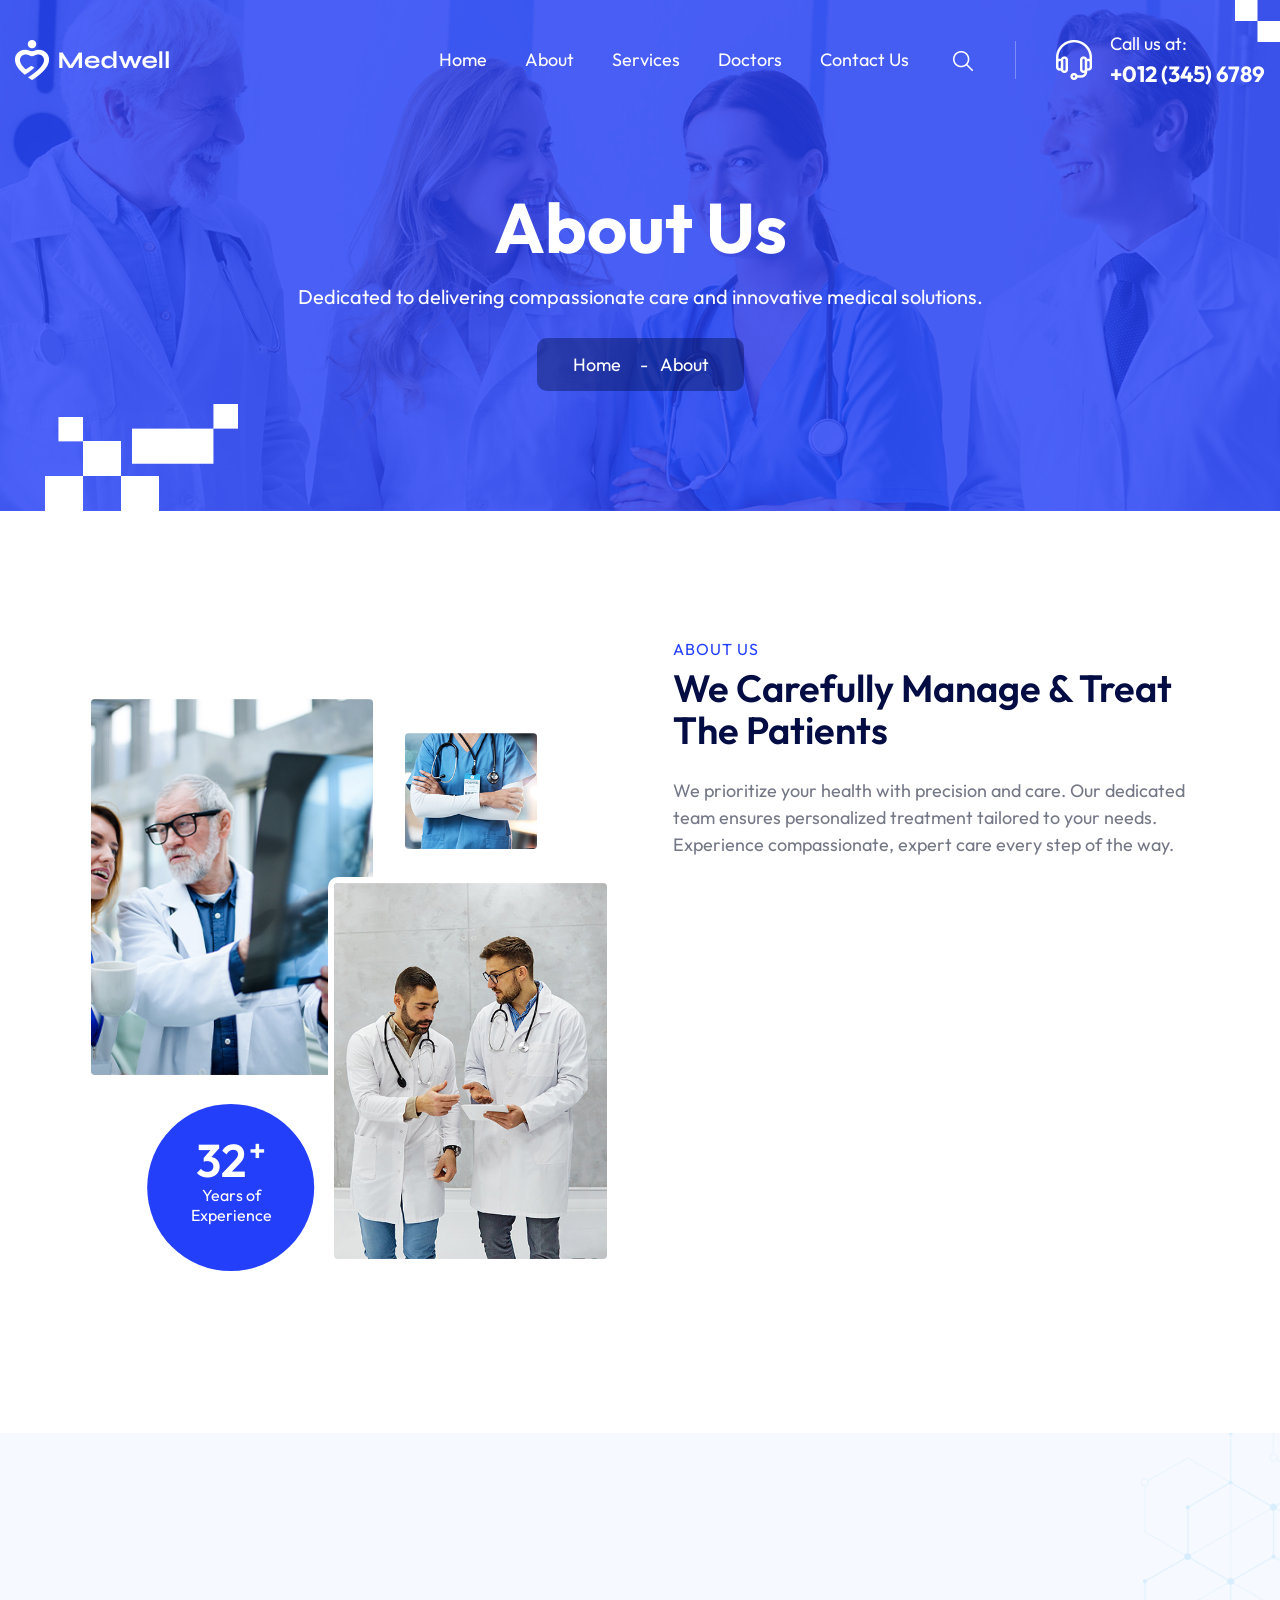
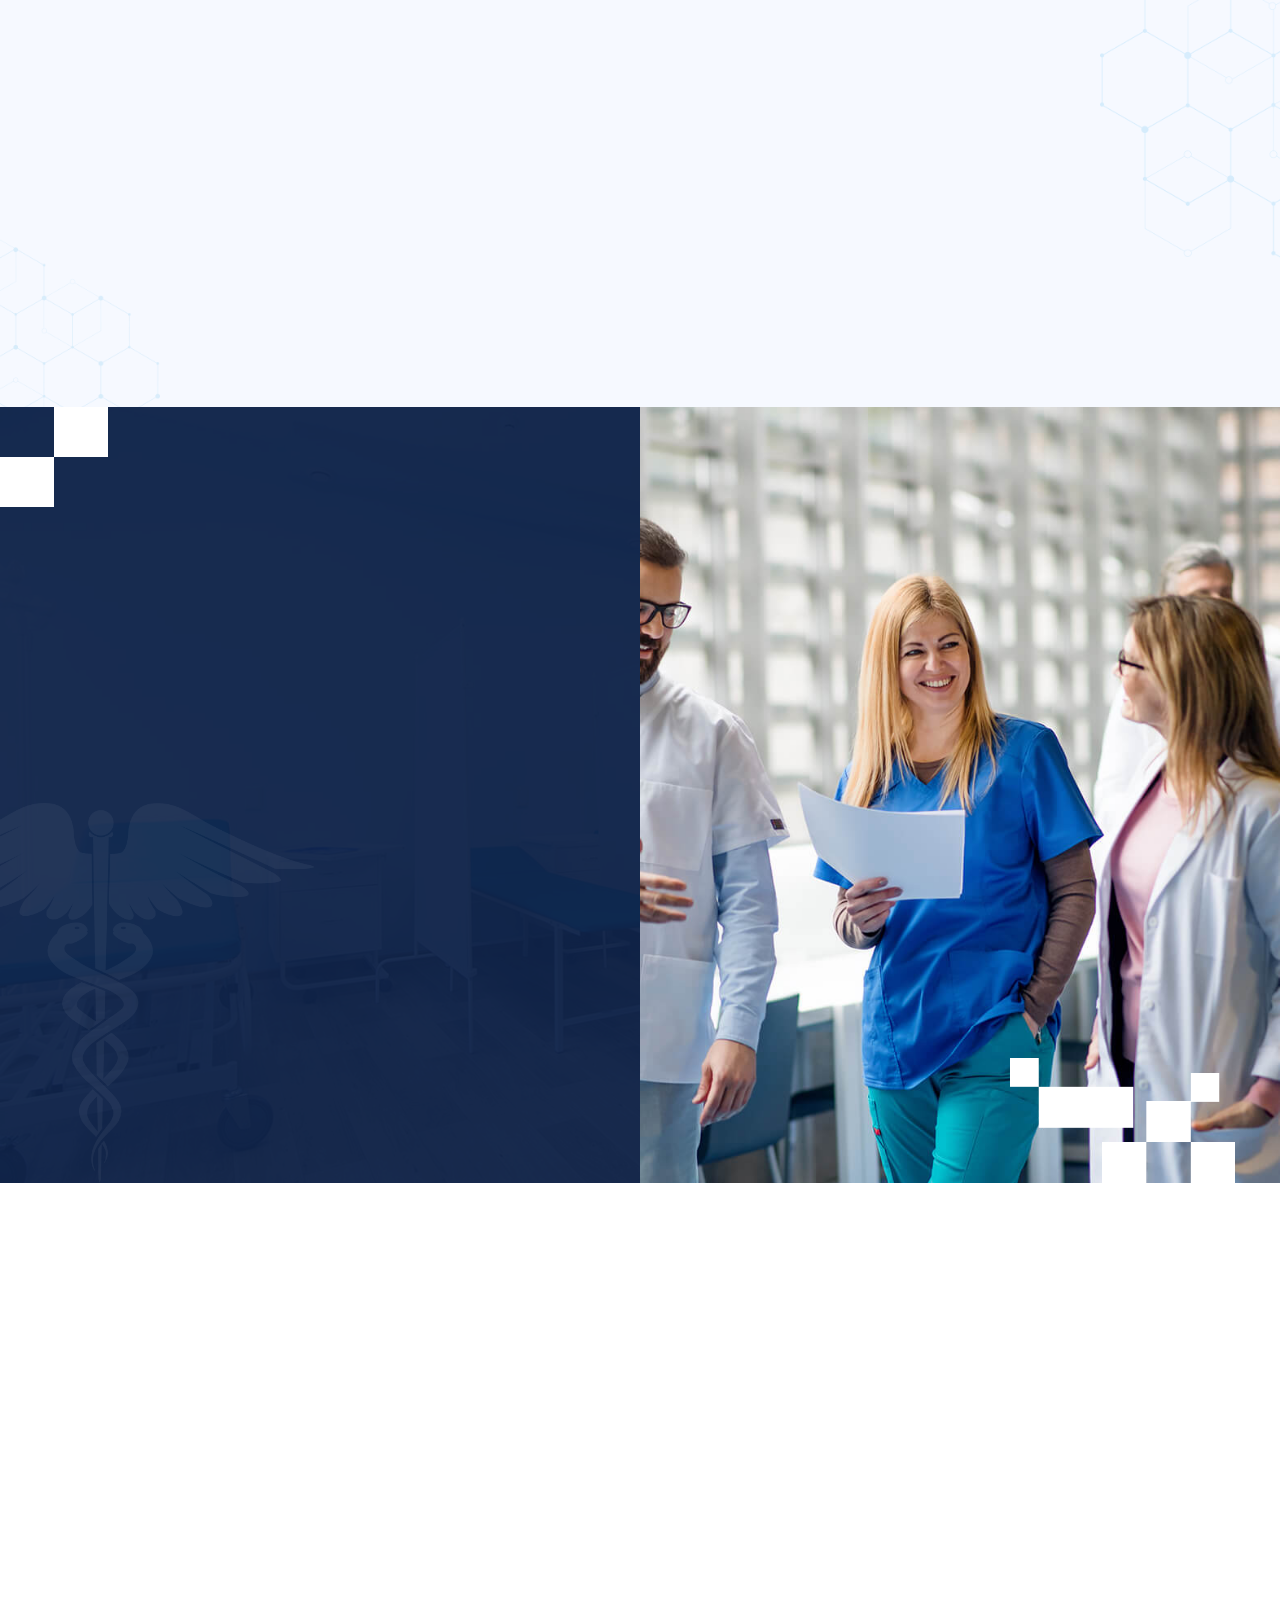
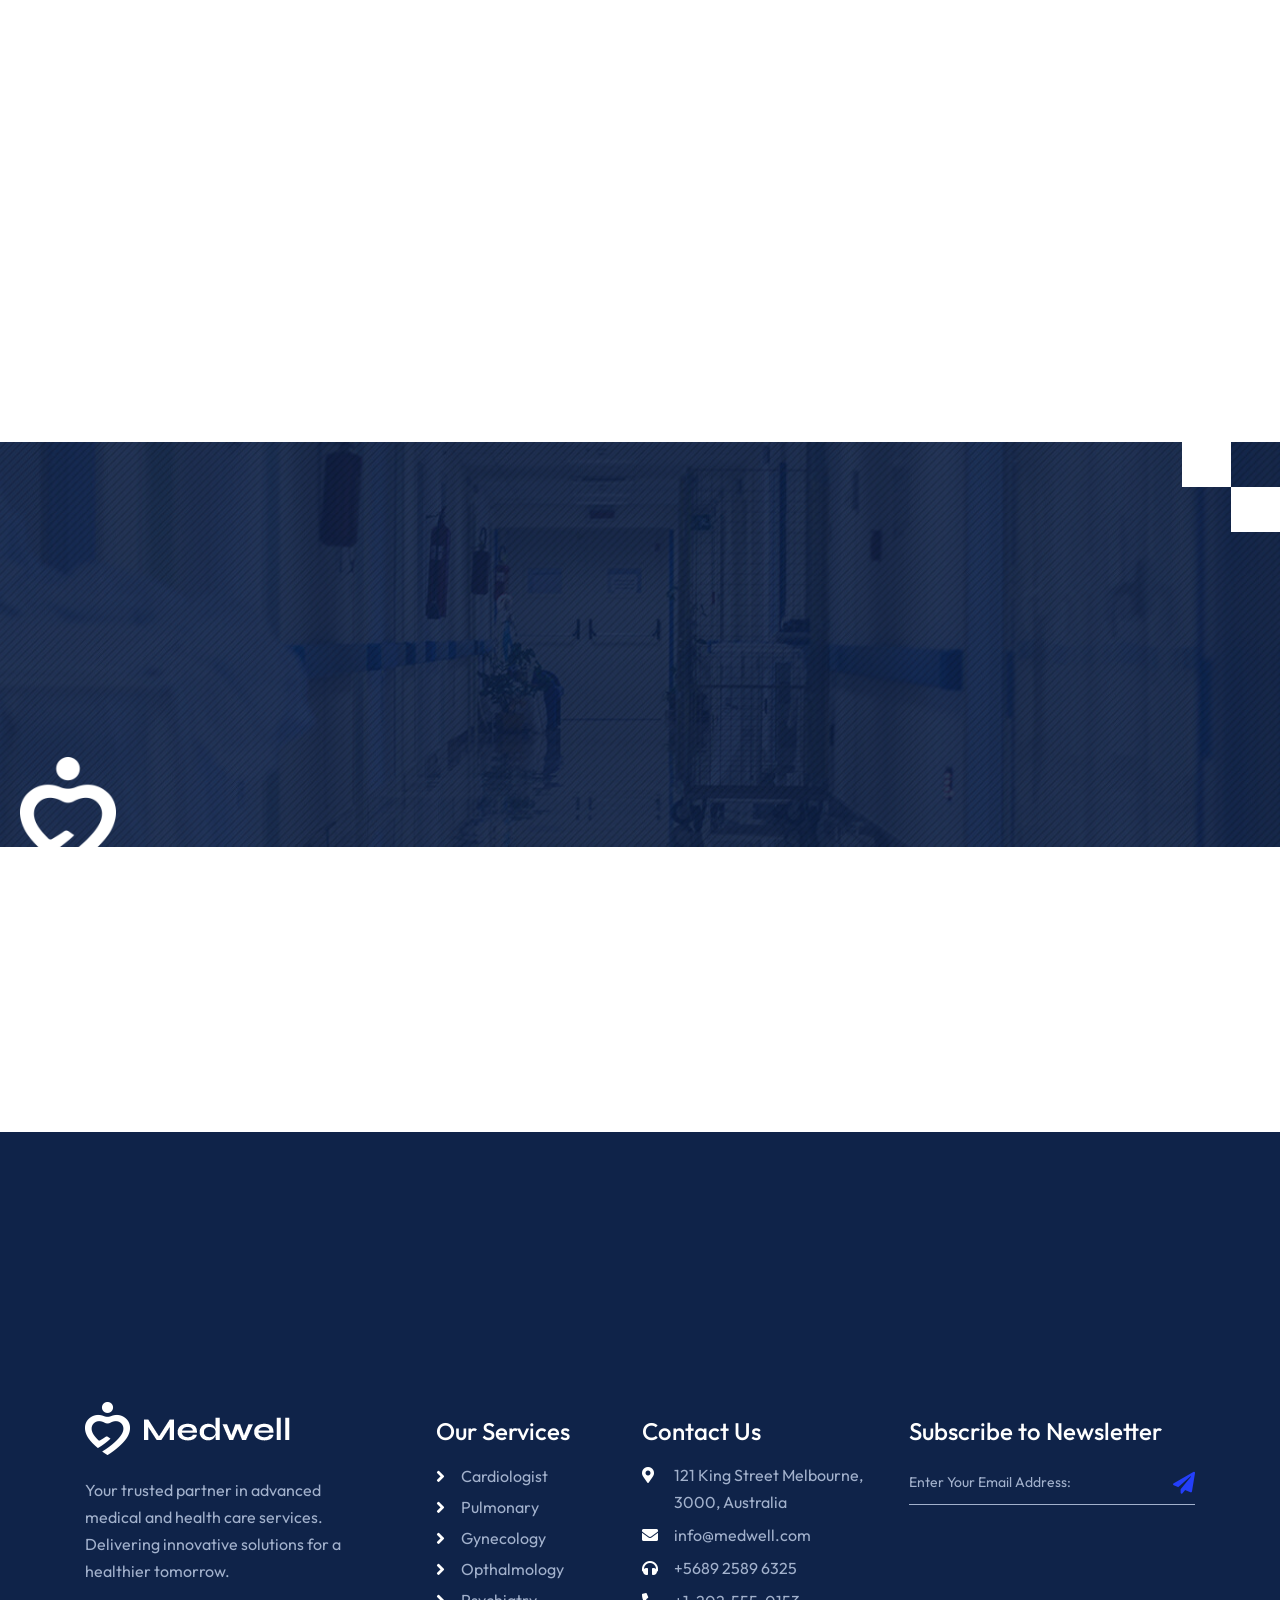
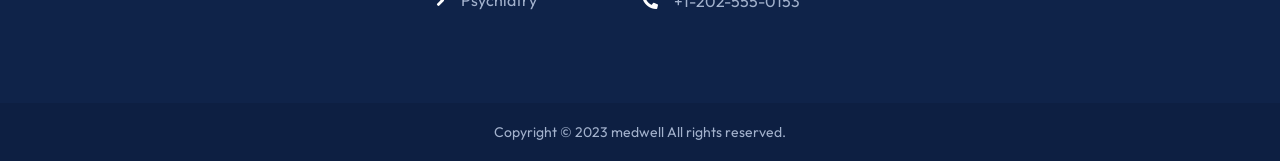
<file: about-us.html>
<!DOCTYPE html>
<html lang="zxx">

<head>
    <meta charset="UTF-8">
    <meta name="viewport" content="width=device-width, initial-scale=1.0">
    <meta http-equiv="X-UA-Compatible" content="ie=edge">
    <link rel="stylesheet" href="https://use.fontawesome.com/releases/v5.15.4/css/all.css">
    <title>Medwell | About</title>
    <link rel="icon" href="assets/images/fav-icon.png">
    <link rel="stylesheet" href="assets/bootstrap/bootstrap.min.css">
    <link rel="stylesheet" href="assets/css/owl.carousel.min.css">
    <link rel="stylesheet" href="assets/css/aos.css">
    <link rel="stylesheet" href="assets/css/superclasses.css">
    <link rel="stylesheet" href="assets/css/custom.css">
    <link rel="stylesheet" href="assets/css/mobile.css">
</head>

<body>
    <!-- Preloader -->
    <div class="loader-mask">
        <div class="loader">
            <div></div>
            <div></div>
        </div>
    </div>
    <!-- Preloader -->
    <!-- HEADER SECTION -->
    <header class="w-100 float-left header-con">
        <div class="wrapper">
            <nav class="navbar navbar-expand-lg navbar-light p-0">
                <a class="navbar-brand" href="index.html">
                    <figure class="mb-0">
                        <img src="assets/images/logo.png" alt="logo">
                    </figure>
                </a>
                <button class="navbar-toggler collapsed" type="button" data-toggle="collapse"
                    data-target="#navbarSupportedContent" aria-controls="navbarSupportedContent" aria-expanded="false"
                    aria-label="Toggle navigation">
                    <span class="navbar-toggler-icon"></span>
                    <span class="navbar-toggler-icon"></span>
                    <span class="navbar-toggler-icon"></span>
                </button>
                <div class="collapse navbar-collapse justify-content-end" id="navbarSupportedContent">
                    <ul class="navbar-nav">
                        <li class="nav-item active">
                            <a class="nav-link p-0" href="index.html">Home</a>
                        </li>
                        <li class="nav-item">
                            <a class="nav-link p-0" href="about-us.html">About</a>
                        </li>
                        <li class="nav-item">
                            <a class="nav-link p-0" href="services.html">Services</a>
                        </li>
                        <li class="nav-item">
                            <a class="nav-link p-0" href="doctors.html">Doctors</a>
                        </li>
                        <!-- <li class="nav-item dropdown">
                            <a class="nav-link dropdown-toggle p-0" href="#" id="navbarDropdown3" role="button"
                                data-toggle="dropdown" aria-haspopup="true" aria-expanded="false">
                                Blogs
                            </a>
                            <div class="dropdown-menu" aria-labelledby="navbarDropdown3">
                                <ul class="list-unstyled mb-0">
                                    <li><a class="dropdown-item" href="load-more.html">Load More</a></li>
                                    <li><a class="dropdown-item" href="single-blog.html">Single Blog</a></li>
                                    <li><a class="dropdown-item" href="one-column.html">One Column</a></li>
                                    <li><a class="dropdown-item" href="two-column.html">Two Column</a></li>
                                    <li><a class="dropdown-item" href="three-column.html">Three Column</a></li>
                                    <li><a class="dropdown-item" href="three-column-sidbar.html">Three Column Sidbar</a></li>
                                    <li><a class="dropdown-item" href="four-column.html">Four Column</a></li>
                                    <li><a class="dropdown-item" href="six-column.html">Six Column</a></li>
                                </ul>
                            </div>
                        </li> -->
                        <li class="nav-item">
                            <a class="nav-link p-0" href="contact.html">Contact Us</a>
                        </li>
                    </ul>
                    <div class="header-contact d-flex align-items-center">
                        <div class="search-field">
                            <a href="#">
                                <img src="assets/images/search-icon.png" alt="search-icon">
                            </a>
                        </div>
                        <div class="phone d-flex align-items-center">
                            <figure class="mb-0">
                                <img src="assets/images/headphone-icon.png" alt="headphone-icon">
                            </figure>
                            <div class="phone-txt">
                                <span class="d-block">Call us at:</span>
                                <a href="tel:+012(345)6789">+012 (345) 6789</a>
                            </div>
                        </div>
                    </div>
                </div>
            </nav>
        </div>
    </header>
    <!-- HEADER SECTION -->
    <!-- BANNER SECTION -->
    <section class="w-100 float-left sub-banner-con position-relative">
        <div class="wrapper2">
            <div class="sub-banner-inner-box banner-inner-box position-relative text-center w-100 float-left">
                <h1 data-aos="fade-up" data-aos-duration="700">About Us</h1>
                <p data-aos="fade-up" data-aos-duration="700">Dedicated to delivering compassionate care and innovative medical solutions.</p>
                <nav aria-label="breadcrumb" data-aos="fade-up" data-aos-duration="700">
                    <ol class="breadcrumb d-inline-block mb-0">
                        <li class="breadcrumb-item d-inline-block"><a href="index.html">Home</a></li>
                        <li class="breadcrumb-item active text-white d-inline-block" aria-current="page">About</li>
                    </ol>
                </nav>
            </div>
        </div>
    </section>
    <!-- BANNER SECTION -->
    <!-- ABOUT SECTION -->
    <section class="w-100 float-left about-con about-us-section position-relative">
        <div class="container">
            <div class="about-box">
                <div class="about-box-img position-relative" data-aos="fade-up" data-aos-duration="700">
                    <div class="vedio-sub-img">
                        <img class="thumb poster-con about-poster1" src="assets/images/about-doctor-img1.jpg"
                            alt="vedio-img">
                        <img class="thumb poster-con about-poster2" src="assets/images/about-doctor-img2.jpg"
                            alt="vedio-img">
                        <img class="thumb poster-con about-poster3" src="assets/images/about-doctor-img3.jpg"
                            alt="vedio-img">
                    </div>
                    <div class="experience-box text-center">
                        <div class="position-relative years-con">32 <span>+</span></div>
                        <p>Years of Experience</p>
                    </div>
                </div>
                <div class="about-box-title">
                    <span class="d-block sub-txt" data-aos="fade-up" data-aos-duration="700">About us</span>
                    <h2 data-aos="fade-up" data-aos-duration="700">We Carefully Manage
                        & Treat The Patients</h2>
                    <p data-aos="fade-up" data-aos-duration="700">We prioritize your health with precision and care.
                        Our dedicated team ensures personalized treatment tailored to your needs.
                        Experience compassionate, expert care every step of the way.</p>
                    <div class="generic-list">
                        <ul class="list-unstyled mb-0" data-aos="fade-up" data-aos-duration="700">
                            <li>Prioritizing your health with precise and attentive care.</li>
                            <li>Delivering personalized treatment plans tailored to individual needs</li>
                            <li>Providing compassionate and expert care at every stage of your journey.</li>
                        </ul>
                    </div>
                    <div class="generic-btn" data-aos="fade-up" data-aos-duration="700">
                        <a href="contact.html">
                            Book an Appointment
                        </a>
                        <a href="contact.html">
                            <figure class="mb-0">
                                <img src="assets/images/long-arrow.png" alt="long-arrow">
                            </figure>
                        </a>
                    </div>
                </div>
            </div>
        </div>
    </section>
    <!-- ABOUT SECTION -->
    <!-- SERVICE SECTION -->
    <div class="w-100 float-left design-img about-service-section padding-top padding-bottom position-relative">
        <div class="container">
            <div class="about-services-box">
                <ul class="mb-0 list-unstyled">
                    <li data-aos="fade-up" data-aos-duration="700">
                        <figure>
                            <img src="assets/images/about-service-icon1.png" alt="about-service-icon1">
                        </figure>
                        <h4>Experienced
                            Physicians</h4>
                        <p>Trusted experts dedicated to your health.</p>
                    </li>
                    <li data-aos="fade-up" data-aos-duration="700">
                        <figure>
                            <img src="assets/images/about-service-icon2.png" alt="about-service-icon2">
                        </figure>
                        <h4>Personalized
                            Treatment</h4>
                        <p>Tailored care plans to suit your unique needs.</p>
                    </li>
                    <li data-aos="fade-up" data-aos-duration="700">
                        <figure>
                            <img src="assets/images/about-service-icon3.png" alt="about-service-icon3">
                        </figure>
                        <h4>Quality and
                            Safety</h4>
                        <p>Committed to the highest standards of care.</p>
                    </li>
                    <li data-aos="fade-up" data-aos-duration="700">
                        <figure>
                            <img src="assets/images/about-service-icon4.png" alt="about-service-icon4">
                        </figure>
                        <h4>Immediate
                            Service</h4>
                        <p>Quick and efficient care when you need it most.</p>
                    </li>
                </ul>
            </div>
        </div>
    </div>
    <!-- SERVICE SECTION -->
    <!-- CONTACT SECTION -->
    <section class="w-100 float-left contact-con result-section position-relative">
        <div class="dots-img position-relative">
            <div class="padding-top padding-bottom contact-inner-con position-relative">
                <div class="container">
                    <div class="result-inner-section">
                        <span class="sub-txt d-block" data-aos="fade-up" data-aos-duration="700">AMAZING RESULTS</span>
                        <h2 data-aos="fade-up" data-aos-duration="700">A Great Place of
                            Medical Health </h2>
                        <p data-aos="fade-up" data-aos-duration="700">A place where your health is our priority.
                            Offering expert care in a welcoming environment.
                            Dedicated to enhancing well-being through compassionate service.</p>
                        <ul class="list-unstyled mb-0">
                            <li data-aos="fade-up" data-aos-duration="700">
                                <div class="flex-wrapper">
                                    <div class="single-chart">
                                        <svg viewBox="0 0 36 36" class="circular-chart orange">
                                            <path class="circle-bg" d="M18 2.0845
                                                a 15.9155 15.9155 0 0 1 0 31.831
                                                a 15.9155 15.9155 0 0 1 0 -31.831" />
                                            <path class="circle" stroke-dasharray="85, 100" d="M18 2.0845
                                                a 15.9155 15.9155 0 0 1 0 31.831
                                                a 15.9155 15.9155 0 0 1 0 -31.831" />
                                            <text x="18" y="20.35" class="percentage">85%</text>
                                        </svg>
                                    </div>
                                </div>
                                <div class="results-percentage-txt">
                                    <h4>Client's Satisfications</h4>
                                    <p class="mb-0">Your satisfaction is our top priority.
                                        We strive to exceed expectations with every visit.</p>
                                </div>
                            </li>
                            <li data-aos="fade-up" data-aos-duration="700">
                                <div class="flex-wrapper">
                                    <div class="single-chart">
                                        <svg viewBox="0 0 36 36" class="circular-chart orange">
                                            <path class="circle-bg" d="M18 2.0845
                                                a 15.9155 15.9155 0 0 1 0 31.831
                                                a 15.9155 15.9155 0 0 1 0 -31.831" />
                                            <path class="circle" stroke-dasharray="78, 100" d="M18 2.0845
                                                a 15.9155 15.9155 0 0 1 0 31.831
                                                a 15.9155 15.9155 0 0 1 0 -31.831" />
                                            <text x="18" y="20.35" class="percentage">78%</text>
                                        </svg>
                                    </div>
                                </div>
                                <div class="results-percentage-txt">
                                    <h4>Positive Rating</h4>
                                    <p class="mb-0">Rated highly for exceptional care and service.
                                        We take pride in delivering top-quality patient experiences.</p>
                                </div>
                            </li>
                        </ul>
                    </div>
                </div>
            </div>
        </div>
    </section>
    <!-- CONTACT SECTION -->
    <!-- PATIENTS REVIEWS SECTION -->
    <!-- <section class="patients-reviews-sec w-100 float-left padding-top padding-bottom">
        <div class="container">
            <div class="generic-title text-center" data-aos="fade-up" data-aos-duration="700">
                <span class="d-block sub-txt">OUR TESTIMONIALS</span>
                <h2 class="mb-0">What Patients are Saying!</h2>
            </div>
            <div id="owl-carouselone" class="owl-carousel owl-theme" data-aos="fade-up" data-aos-duration="700">
                <div class="item">
                    <div class="review-box">
                        <figure>
                            <img src="assets/images/quote-img.png" alt="quote-img">
                        </figure>
                        <p>Quisuam est rui dolorem ipsum rui
                            dolor sit amet, consectetur, adipise
                            velit sed quia non numquam eiusm
                            tempora incidunt ut labore</p>
                        <div class="patient-details d-flex">
                            <div class="patient-img">
                                <figure class="mb-0">
                                    <img src="assets/images/patient-img1.png" alt="patient-img1">
                                </figure>
                            </div>
                            <div class="patient-rating">
                                <figure>
                                    <img src="assets/images/rating-stars.png" alt="rating-stars">
                                </figure>
                                <h5>Kevin Andrew</h5>
                                <span class="d-block">Happy Client</span>
                            </div>
                        </div>
                    </div>
                </div>
                <div class="item">
                    <div class="review-box">
                        <figure>
                            <img src="assets/images/quote-img.png" alt="quote-img">
                        </figure>
                        <p>Ruisuam est rui dolorem ipsum rui
                            dolor sit amet, consectetur, adipise
                            velit sed quia non numquam eiusm
                            tempora incidunt ut labore</p>
                        <div class="patient-details d-flex">
                            <div class="patient-img">
                                <figure class="mb-0">
                                    <img src="assets/images/patient-img2.png" alt="patient-img2">
                                </figure>
                            </div>
                            <div class="patient-rating">
                                <figure>
                                    <img src="assets/images/rating-stars.png" alt="rating-stars">
                                </figure>
                                <h5>Peri James</h5>
                                <span class="d-block">Happy Client</span>
                            </div>
                        </div>
                    </div>
                </div>
                <div class="item">
                    <div class="review-box">
                        <figure>
                            <img src="assets/images/quote-img.png" alt="quote-img">
                        </figure>
                        <p>Nuisuam est rui dolorem ipsum rui
                            dolor sit amet, consectetur, adipise
                            velit sed quia non numquam eiusm
                            tempora incidunt ut labore</p>
                        <div class="patient-details d-flex">
                            <div class="patient-img">
                                <figure class="mb-0">
                                    <img src="assets/images/patient-img3.png" alt="patient-img3">
                                </figure>
                            </div>
                            <div class="patient-rating">
                                <figure>
                                    <img src="assets/images/rating-stars.png" alt="rating-stars">
                                </figure>
                                <h5>Naurth Reough</h5>
                                <span class="d-block">Happy Client</span>
                            </div>
                        </div>
                    </div>
                </div>
                <div class="item">
                    <div class="review-box">
                        <figure>
                            <img src="assets/images/quote-img.png" alt="quote-img">
                        </figure>
                        <p>Quisuam est rui dolorem ipsum rui
                            dolor sit amet, consectetur, adipise
                            velit sed quia non numquam eiusm
                            tempora incidunt ut labore</p>
                        <div class="patient-details d-flex">
                            <div class="patient-img">
                                <figure class="mb-0">
                                    <img src="assets/images/patient-img1.png" alt="patient-img1">
                                </figure>
                            </div>
                            <div class="patient-rating">
                                <figure>
                                    <img src="assets/images/rating-stars.png" alt="rating-stars">
                                </figure>
                                <h5>Kevin Andrew</h5>
                                <span class="d-block">Happy Client</span>
                            </div>
                        </div>
                    </div>
                </div>
                <div class="item">
                    <div class="review-box">
                        <figure>
                            <img src="assets/images/quote-img.png" alt="quote-img">
                        </figure>
                        <p>Ruisuam est rui dolorem ipsum rui
                            dolor sit amet, consectetur, adipise
                            velit sed quia non numquam eiusm
                            tempora incidunt ut labore</p>
                        <div class="patient-details d-flex">
                            <div class="patient-img">
                                <figure class="mb-0">
                                    <img src="assets/images/patient-img2.png" alt="patient-img2">
                                </figure>
                            </div>
                            <div class="patient-rating">
                                <figure>
                                    <img src="assets/images/rating-stars.png" alt="rating-stars">
                                </figure>
                                <h5>Peri James</h5>
                                <span class="d-block">Happy Client</span>
                            </div>
                        </div>
                    </div>
                </div>
                <div class="item">
                    <div class="review-box">
                        <figure>
                            <img src="assets/images/quote-img.png" alt="quote-img">
                        </figure>
                        <p>Nuisuam est rui dolorem ipsum rui
                            dolor sit amet, consectetur, adipise
                            velit sed quia non numquam eiusm
                            tempora incidunt ut labore</p>
                        <div class="patient-details d-flex">
                            <div class="patient-img">
                                <figure class="mb-0">
                                    <img src="assets/images/patient-img3.png" alt="patient-img3">
                                </figure>
                            </div>
                            <div class="patient-rating">
                                <figure>
                                    <img src="assets/images/rating-stars.png" alt="rating-stars">
                                </figure>
                                <h5>Naurth Reough</h5>
                                <span class="d-block">Happy Client</span>
                            </div>
                        </div>
                    </div>
                </div>
                <div class="item">
                    <div class="review-box">
                        <figure>
                            <img src="assets/images/quote-img.png" alt="quote-img">
                        </figure>
                        <p>Quisuam est rui dolorem ipsum rui
                            dolor sit amet, consectetur, adipise
                            velit sed quia non numquam eiusm
                            tempora incidunt ut labore</p>
                        <div class="patient-details d-flex">
                            <div class="patient-img">
                                <figure class="mb-0">
                                    <img src="assets/images/patient-img1.png" alt="patient-img1">
                                </figure>
                            </div>
                            <div class="patient-rating">
                                <figure>
                                    <img src="assets/images/rating-stars.png" alt="rating-stars">
                                </figure>
                                <h5>Kevin Andrew</h5>
                                <span class="d-block">Happy Client</span>
                            </div>
                        </div>
                    </div>
                </div>
                <div class="item">
                    <div class="review-box">
                        <figure>
                            <img src="assets/images/quote-img.png" alt="quote-img">
                        </figure>
                        <p>Ruisuam est rui dolorem ipsum rui
                            dolor sit amet, consectetur, adipise
                            velit sed quia non numquam eiusm
                            tempora incidunt ut labore</p>
                        <div class="patient-details d-flex">
                            <div class="patient-img">
                                <figure class="mb-0">
                                    <img src="assets/images/patient-img2.png" alt="patient-img2">
                                </figure>
                            </div>
                            <div class="patient-rating">
                                <figure>
                                    <img src="assets/images/rating-stars.png" alt="rating-stars">
                                </figure>
                                <h5>Peri James</h5>
                                <span class="d-block">Happy Client</span>
                            </div>
                        </div>
                    </div>
                </div>
                <div class="item">
                    <div class="review-box">
                        <figure>
                            <img src="assets/images/quote-img.png" alt="quote-img">
                        </figure>
                        <p>Nuisuam est rui dolorem ipsum rui
                            dolor sit amet, consectetur, adipise
                            velit sed quia non numquam eiusm
                            tempora incidunt ut labore</p>
                        <div class="patient-details d-flex">
                            <div class="patient-img">
                                <figure class="mb-0">
                                    <img src="assets/images/patient-img3.png" alt="patient-img3">
                                </figure>
                            </div>
                            <div class="patient-rating">
                                <figure>
                                    <img src="assets/images/rating-stars.png" alt="rating-stars">
                                </figure>
                                <h5>Naurth Reough</h5>
                                <span class="d-block">Happy Client</span>
                            </div>
                        </div>
                    </div>
                </div>
            </div>
        </div>
    </section> -->
    <section class="patients-reviews-sec w-100 float-left padding-top padding-bottom">
        <div class="container">
            <div class="generic-title text-center" data-aos="fade-up" data-aos-duration="700">
                <span class="d-block sub-txt">OUR TESTIMONIALS</span>
                <h2 class="mb-0">What Patients are Saying!</h2>
            </div>
            <div id="owl-carouselone" class="owl-carousel owl-theme" data-aos="fade-up" data-aos-duration="700">
                <div class="item">
                    <div class="review-box">
                        <figure>
                            <img src="assets/images/quote-img.png" alt="quote-img">
                        </figure>
                        <p>Dr. Thompson's treatment was life-changing. After struggling with chronic back pain for years, I finally found relief. The personalized care and compassionate approach made all the difference in my recovery.</p>
                        <div class="patient-details d-flex">
                            <div class="patient-img">
                                <figure class="mb-0">
                                    <img src="assets/images/patient-img1.png" alt="patient-img1">
                                </figure>
                            </div>
                            <div class="patient-rating">
                                <figure>
                                    <img src="assets/images/rating-stars.png" alt="rating-stars">
                                </figure>
                                <h5>Kevin Andrew</h5>
                                <span class="d-block">Happy Client</span>
                            </div>
                        </div>
                    </div>
                </div>
                <div class="item">
                    <div class="review-box">
                        <figure>
                            <img src="assets/images/quote-img.png" alt="quote-img">
                        </figure>
                        <p>I was nervous about my dental procedure, but the staff here made me feel so comfortable. They explained every step, and the results exceeded my expectations. Highly recommend!</p>
                        <div class="patient-details d-flex">
                            <div class="patient-img">
                                <figure class="mb-0">
                                    <img src="assets/images/patient-img2.png" alt="patient-img2">
                                </figure>
                            </div>
                            <div class="patient-rating">
                                <figure>
                                    <img src="assets/images/rating-stars.png" alt="rating-stars">
                                </figure>
                                <h5>Peri James</h5>
                                <span class="d-block">Happy Client</span>
                            </div>
                        </div>
                    </div>
                </div>
                <div class="item">
                    <div class="review-box">
                        <figure>
                            <img src="assets/images/quote-img.png" alt="quote-img">
                        </figure>
                        <p>As a senior patient, I appreciate how attentive and patient the medical team is. They took the time to understand my specific health concerns and developed a treatment plan that works perfectly for me.</p>
                        <div class="patient-details d-flex">
                            <div class="patient-img">
                                <figure class="mb-0">
                                    <img src="assets/images/patient-img3.png" alt="patient-img3">
                                </figure>
                            </div>
                            <div class="patient-rating">
                                <figure>
                                    <img src="assets/images/rating-stars.png" alt="rating-stars">
                                </figure>
                                <h5>Naurth Reough</h5>
                                <span class="d-block">Happy Client</span>
                            </div>
                        </div>
                    </div>
                </div>
                <div class="item">
                    <div class="review-box">
                        <figure>
                            <img src="assets/images/quote-img.png" alt="quote-img">
                        </figure>
                        <p>My sports injury rehabilitation was incredible. The physical therapists not only helped me heal but also taught me preventative techniques to avoid future injuries. Professional and truly caring team!</p>
                        <div class="patient-details d-flex">
                            <div class="patient-img">
                                <figure class="mb-0">
                                    <img src="assets/images/patient-img1.png" alt="patient-img1">
                                </figure>
                            </div>
                            <div class="patient-rating">
                                <figure>
                                    <img src="assets/images/rating-stars.png" alt="rating-stars">
                                </figure>
                                <h5>Kevin Andrew</h5>
                                <span class="d-block">Happy Client</span>
                            </div>
                        </div>
                    </div>
                </div>
                <div class="item">
                    <div class="review-box">
                        <figure>
                            <img src="assets/images/quote-img.png" alt="quote-img">
                        </figure>
                        <p>Compassionate, skilled, and modern approach to healthcare. From the moment I walked in, I felt listened to and supported. The cutting-edge treatments combined with genuine human connection make this practice exceptional.</p>
                        <div class="patient-details d-flex">
                            <div class="patient-img">
                                <figure class="mb-0">
                                    <img src="assets/images/patient-img2.png" alt="patient-img2">
                                </figure>
                            </div>
                            <div class="patient-rating">
                                <figure>
                                    <img src="assets/images/rating-stars.png" alt="rating-stars">
                                </figure>
                                <h5>Peri James</h5>
                                <span class="d-block">Happy Client</span>
                            </div>
                        </div>
                    </div>
                </div>
                <div class="item">
                    <div class="review-box">
                        <figure>
                            <img src="assets/images/quote-img.png" alt="quote-img">
                        </figure>
                        <p>After trying multiple treatments elsewhere, I finally found a medical team that understood my complex health issues. Their holistic approach and dedication to finding root causes have been transformative.</p>
                        <div class="patient-details d-flex">
                            <div class="patient-img">
                                <figure class="mb-0">
                                    <img src="assets/images/patient-img3.png" alt="patient-img3">
                                </figure>
                            </div>
                            <div class="patient-rating">
                                <figure>
                                    <img src="assets/images/rating-stars.png" alt="rating-stars">
                                </figure>
                                <h5>Naurth Reough</h5>
                                <span class="d-block">Happy Client</span>
                            </div>
                        </div>
                    </div>
                </div>
                <div class="item">
                    <div class="review-box">
                        <figure>
                            <img src="assets/images/quote-img.png" alt="quote-img">
                        </figure>
                        <p>Compassionate, skilled, and modern approach to healthcare. From the moment I walked in, I felt listened to and supported. The cutting-edge treatments combined with genuine human connection make this practice exceptional.</p>
                        <div class="patient-details d-flex">
                            <div class="patient-img">
                                <figure class="mb-0">
                                    <img src="assets/images/patient-img1.png" alt="patient-img1">
                                </figure>
                            </div>
                            <div class="patient-rating">
                                <figure>
                                    <img src="assets/images/rating-stars.png" alt="rating-stars">
                                </figure>
                                <h5>Kevin Andrew</h5>
                                <span class="d-block">Happy Client</span>
                            </div>
                        </div>
                    </div>
                </div>
                <div class="item">
                    <div class="review-box">
                        <figure>
                            <img src="assets/images/quote-img.png" alt="quote-img">
                        </figure>
                        <p>After trying multiple treatments elsewhere, I finally found a medical team that understood my complex health issues. Their holistic approach and dedication to finding root causes have been transformative.</p>
                        <div class="patient-details d-flex">
                            <div class="patient-img">
                                <figure class="mb-0">
                                    <img src="assets/images/patient-img2.png" alt="patient-img2">
                                </figure>
                            </div>
                            <div class="patient-rating">
                                <figure>
                                    <img src="assets/images/rating-stars.png" alt="rating-stars">
                                </figure>
                                <h5>Peri James</h5>
                                <span class="d-block">Happy Client</span>
                            </div>
                        </div>
                    </div>
                </div>
                <div class="item">
                    <div class="review-box">
                        <figure>
                            <img src="assets/images/quote-img.png" alt="quote-img">
                        </figure>
                        <p>Compassionate, skilled, and modern approach to healthcare. From the moment I walked in, I felt listened to and supported. The cutting-edge treatments combined with genuine human connection make this practice exceptional.</p>
                        <div class="patient-details d-flex">
                            <div class="patient-img">
                                <figure class="mb-0">
                                    <img src="assets/images/patient-img3.png" alt="patient-img3">
                                </figure>
                            </div>
                            <div class="patient-rating">
                                <figure>
                                    <img src="assets/images/rating-stars.png" alt="rating-stars">
                                </figure>
                                <h5>Naurth Reough</h5>
                                <span class="d-block">Happy Client</span>
                            </div>
                        </div>
                    </div>
                </div>
            </div>
        </div>
    </section>
    <!-- PATIENTS REVIEWS SECTION -->
    <!-- COUNTER SECTION -->
    <div class="counter-section w-100 float-left">
        <div class="container">
            <div class="counter-inner-sec">
                <ul class="list-unstyled mb-0">
                    <li data-aos="fade-up" data-aos-duration="700">
                        <figure>
                            <img src="assets/images/counter-img1.png" alt="counter-img1">
                        </figure>
                        <div class="counter-box position-relative">
                            <div class="count d-inline-block">3859</div>
                            <div class="plus d-inline-block"><span>+</span></div>
                        </div>
                        <span class="d-block client-status">Professional Doctors</span>
                    </li>
                    <li data-aos="fade-up" data-aos-duration="700">
                        <figure>
                            <img src="assets/images/counter-img2.png" alt="counter-img2">
                        </figure>
                        <div class="counter-box position-relative">
                            <div class="count d-inline-block">8596</div>
                            <div class="plus d-inline-block"><span></span></div>
                        </div>
                        <span class="d-block client-status">Globally Hospitals</span>
                    </li>
                    <li data-aos="fade-up" data-aos-duration="700">
                        <figure>
                            <img src="assets/images/counter-img3.png" alt="counter-img3">
                        </figure>
                        <div class="counter-box position-relative">
                            <div class="count d-inline-block">42</div>
                            <div class="plus d-inline-block"><span>+</span></div>
                        </div>
                        <span class="d-block client-status">Years of Expereince</span>
                    </li>
                    <li data-aos="fade-up" data-aos-duration="700">
                        <figure>
                            <img src="assets/images/counter-img4.png" alt="counter-img4">
                        </figure>
                        <div class="counter-box position-relative">
                            <div class="count d-inline-block">852</div>
                            <div class="plus d-inline-block"><span>+</span></div>
                        </div>
                        <span class="d-block client-status">Successful Operations</span>
                    </li>
                </ul>
            </div>
        </div>
    </div>
    <!-- COUNTER SECTION -->
    <!-- BLOG SECTION -->
    <!-- <section class="blogs-section w-100 float-left padding-top padding-bottom">
        <div class="container">
            <div class="generic-title text-center" data-aos="fade-up" data-aos-duration="700">
                <span class="sub-txt d-block">ARTICLES & TIPS</span>
                <h2>Latest News & Blogs</h2>
            </div>
            <div class="blogs-inner-con" data-aos="fade-up" data-aos-duration="700">
                <div id="owl-carouseltwo" class="owl-carousel owl-theme">
                    <div class="item">
                        <div class="blog-box">
                            <div class="blog-first-img blog-img-box"></div>
                            <div class="blog-details">
                                <span class="d-block"><i class="fas fa-calendar-alt"></i> Mar 20, 2021</span>
                                <h4><a href="single-blog.html">Get the Home care and
                                        nursing service</a></h4>
                                <p>Debitis aut rerum nec sitatoe
                                    bus saerue eveniet...</p>
                                <a href="single-blog.html">Read More <i class="fas fa-angle-right"></i></a>
                            </div>
                        </div>
                    </div>
                    <div class="item">
                        <div class="blog-box">
                            <div class="blog-second-img blog-img-box"></div>
                            <div class="blog-details">
                                <span class="d-block"><i class="fas fa-calendar-alt"></i> Feb 14, 2022</span>
                                <h4><a href="single-blog.html">Effective Ways to
                                        Manage Hypertension</a></h4>
                                <p>Debitis aut rerum nec sitatoe
                                    bus saerue eveniet...</p>
                                <a href="single-blog.html">Read More <i class="fas fa-angle-right"></i></a>
                            </div>
                        </div>
                    </div>
                    <div class="item">
                        <div class="blog-box">
                            <div class="blog-third-img blog-img-box"></div>
                            <div class="blog-details">
                                <span class="d-block"><i class="fas fa-calendar-alt"></i> Jun 07, 2022</span>
                                <h4><a href="single-blog.html">Dental or Implant.
                                        What is the Best?</a></h4>
                                <p>Debitis aut rerum nec sitatoe
                                    bus saerue eveniet...</p>
                                <a href="single-blog.html">Read More <i class="fas fa-angle-right"></i></a>
                            </div>
                        </div>
                    </div>
                    <div class="item">
                        <div class="blog-box">
                            <div class="blog-first-img blog-img-box"></div>
                            <div class="blog-details">
                                <span class="d-block"><i class="fas fa-calendar-alt"></i> Mar 20, 2021</span>
                                <h4><a href="single-blog.html">Get the Home care and
                                        nursing service</a></h4>
                                <p>Debitis aut rerum nec sitatoe
                                    bus saerue eveniet...</p>
                                <a href="single-blog.html">Read More <i class="fas fa-angle-right"></i></a>
                            </div>
                        </div>
                    </div>
                    <div class="item">
                        <div class="blog-box">
                            <div class="blog-second-img blog-img-box"></div>
                            <div class="blog-details">
                                <span class="d-block"><i class="fas fa-calendar-alt"></i> Feb 14, 2022</span>
                                <h4><a href="single-blog.html">Effective Ways to
                                        Manage Hypertension</a></h4>
                                <p>Debitis aut rerum nec sitatoe
                                    bus saerue eveniet...</p>
                                <a href="single-blog.html">Read More <i class="fas fa-angle-right"></i></a>
                            </div>
                        </div>
                    </div>
                    <div class="item">
                        <div class="blog-box">
                            <div class="blog-third-img blog-img-box"></div>
                            <div class="blog-details">
                                <span class="d-block"><i class="fas fa-calendar-alt"></i> Jun 07, 2022</span>
                                <h4><a href="single-blog.html">Dental or Implant.
                                        What is the Best?</a></h4>
                                <p>Debitis aut rerum nec sitatoe
                                    bus saerue eveniet...</p>
                                <a href="single-blog.html">Read More <i class="fas fa-angle-right"></i></a>
                            </div>
                        </div>
                    </div>
                    <div class="item">
                        <div class="blog-box">
                            <div class="blog-first-img blog-img-box"></div>
                            <div class="blog-details">
                                <span class="d-block"><i class="fas fa-calendar-alt"></i> Mar 20, 2021</span>
                                <h4><a href="single-blog.html">Get the Home care and
                                        nursing service</a></h4>
                                <p>Debitis aut rerum nec sitatoe
                                    bus saerue eveniet...</p>
                                <a href="single-blog.html">Read More <i class="fas fa-angle-right"></i></a>
                            </div>
                        </div>
                    </div>
                    <div class="item">
                        <div class="blog-box">
                            <div class="blog-second-img blog-img-box"></div>
                            <div class="blog-details">
                                <span class="d-block"><i class="fas fa-calendar-alt"></i> Feb 14, 2022</span>
                                <h4><a href="single-blog.html">Effective Ways to
                                        Manage Hypertension</a></h4>
                                <p>Debitis aut rerum nec sitatoe
                                    bus saerue eveniet...</p>
                                <a href="single-blog.html">Read More <i class="fas fa-angle-right"></i></a>
                            </div>
                        </div>
                    </div>
                    <div class="item">
                        <div class="blog-box">
                            <div class="blog-third-img blog-img-box"></div>
                            <div class="blog-details">
                                <span class="d-block"><i class="fas fa-calendar-alt"></i> Jun 07, 2022</span>
                                <h4><a href="single-blog.html">Dental or Implant.
                                        What is the Best?</a></h4>
                                <p>Debitis aut rerum nec sitatoe
                                    bus saerue eveniet...</p>
                                <a href="single-blog.html">Read More <i class="fas fa-angle-right"></i></a>
                            </div>
                        </div>
                    </div>
                </div>
            </div>
        </div>
    </section> -->
    <!-- BLOG SECTION -->
    <!-- GET IN TOUCH SECTION -->
    <section class="get-in-touch-section w-100 float-left mt-20">
        <div class="container">
            <div class="contact-section" data-aos="fade-up" data-aos-duration="700">
                <div class="doctor-img-con"></div>
                <div class="contact-txt-con">
                    <div class="generic-title mb-0">
                        <span class="sub-txt d-block">GET IN TOUCH</span>
                        <h2>Provide The Best Medical
                            Service for You!</h2>
                    </div>
                    <div class="submit-btn">
                        <a href="contact.html">Book an Appointment</a>
                        <a href="contact.html">
                            <figure class="mb-0">
                                <img src="assets/images/top-arrow.png" alt="top-arrow">
                            </figure>
                        </a>
                    </div>
                </div>
            </div>
        </div>
    </section>
    <!-- GET IN TOUCH SECTION -->
    <!-- FOOTER SECTION -->
    <section class="footer-main-section w-100 float-left ">
        <div class="container">
            <div class="footer-inner-con">
                <div class="footer-box footer-logo-box">
                    <figure>
                        <img src="assets/images/footer-logo.png" alt="footer-logo">
                    </figure>
                    <p>Your trusted partner in advanced medical and health care services. Delivering innovative solutions for a healthier tomorrow.</p>
                </div>
                <div class="footer-box footer-pages-links">
                    <h4>Our Services</h4>
                    <ul class="list-unstyled mb-0">
                        <li><i class="fas fa-angle-right"></i><a href="services.html">Cardiologist</a></li>
                        <li><i class="fas fa-angle-right"></i><a href="services.html">Pulmonary</a></li>
                        <li><i class="fas fa-angle-right"></i><a href="services.html">Gynecology</a></li>
                        <li><i class="fas fa-angle-right"></i><a href="services.html">Opthalmology</a></li>
                        <li><i class="fas fa-angle-right"></i><a href="services.html">Psychiatry</a></li>
                    </ul>
                </div>
                <div class="footer-box contact-details-box">
                    <h4>Contact Us</h4>
                    <ul class="list-unstyled mb-0">
                        <li><i class="fas fa-map-marker-alt"></i> 121 King Street Melbourne,
                            3000, Australia</li>
                        <li><i class="fas fa-envelope"></i> <a href="mailto:info@medwell.com">info@medwell.com</a></li>
                        <li><i class="fas fa-headphones"></i> <a href="tel:+568925896325">+5689 2589 6325</a></li>
                        <li><i class="fas fa-phone-alt"></i> <a href="tel:+12025550153">+1-202-555-0153</a></li>
                    </ul>
                </div>
                <div class="footer-box footer-newsletter">
                    <h4>Subscribe to Newsletter</h4>
                    <ul class="list-unstyled">
                        <li>
                            <input type="email" placeholder="Enter Your Email Address:">
                            <button type="submit"><i class="fas fa-paper-plane"></i></button>
                        </li>
                    </ul>
                    <!-- <div class="social-links">
                        <ul class="list-unstyled mb-0 d-flex">
                            <li class="d-flex justify-content-center align-items-center mb-0"><a
                                    href="https://www.facebook.com/login/"><i class="fab fa-facebook-f"></i></a></li>
                            <li class="d-flex justify-content-center align-items-center mb-0"><a
                                    href="https://twitter.com/i/flow/login?input_flow_data=%7B%22requested_variant%22%3A%22eyJsYW5nIjoiZW4ifQ%3D%3D%22%7D"><i
                                        class="fab fa-twitter"></i></a></li>
                            <li class="d-flex justify-content-center align-items-center mb-0"><a
                                    href="https://www.linkedin.com/login"><i class="fab fa-linkedin-in"></i></a></li>
                        </ul>
                    </div> -->
                </div>
            </div>
        </div>
    </section>
    <div class="copyright-con w-100 float-left text-center">
        <p class="mb-0">Copyright © 2023 medwell All rights reserved.</p>
    </div>
    <a id="button"></a>
    <!-- FOOTER SECTION -->

    <script src="assets/js/jquery-3.6.0.min.js"></script>
    <script src="assets/js/popper.min.js"></script>
    <script src="assets/js/bootstrap.min.js"></script>
    <script src="assets/js/owl.carousel.js"></script>
    <script src="assets/js/aos.js"></script>
    <script>
        $(window).on('load', function(){ 
        // Preloader
        $('.loader').fadeOut();
        $('.loader-mask').delay(350).fadeOut('slow');
        });
    </script>
    <script>
        var btn = $('#button');
         
         $(window).scroll(function() {
           if ($(window).scrollTop() > 300) {
           btn.addClass('show');
         }
          else {
           btn.removeClass('show');
         }
         });
         btn.on('click', function(e) {
         e.preventDefault();
         $('html, body').animate({scrollTop:0}, '300');
       });
    </script>
    <script>
        AOS.init();
    </script>
    <script>
        $('#owl-carouselone').owlCarousel({
            loop: true,
            margin: 10,
            nav: true,
            autoplay: true,
            autoplayTimeout: 10000,
            autoplayHoverPause: true,
            responsive: {
                0: {
                    items: 1
                },
                600: {
                    items: 2
                },
                1000: {
                    items: 3
                }
            }
        })
        $('#owl-carouseltwo').owlCarousel({
            loop: true,
            margin: 30,
            nav: true,
            autoplay: true,
            autoplayTimeout: 10000,
            autoplayHoverPause: true,
            responsive: {
                0: {
                    items: 1
                },
                600: {
                    items: 2
                },
                1000: {
                    items: 3
                }
            }
        })
    </script>
    <script>
        AOS.init();
        function lightbox_open() {
            var lightBoxVideo = document.getElementById("VisaChipCardVideo");
            //   window.scrollTo(0, 0);
            document.getElementById('light').style.display = 'block';
            document.getElementById('fade1').style.display = 'block';
            lightBoxVideo.play();
        }

        function lightbox_close() {
            var lightBoxVideo = document.getElementById("VisaChipCardVideo");
            document.getElementById('light').style.display = 'none';
            document.getElementById('fade1').style.display = 'none';
            lightBoxVideo.pause();
        }
    </script>
    <script>
        $(document).ready(function () {

            var counters = $(".count");
            var countersQuantity = counters.length;
            var counter = [];

            for (i = 0; i < countersQuantity; i++) {
                counter[i] = parseInt(counters[i].innerHTML);
            }

            var count = function (start, value, id) {
                var localStart = start;
                setInterval(function () {
                    if (localStart < value) {
                        localStart++;
                        counters[id].innerHTML = localStart;
                    }
                }, 40);
            }

            for (j = 0; j < countersQuantity; j++) {
                count(0, counter[j], j);
            }
        });



        $('.count').each(function () {
            $(this).prop('Counter', 0).animate({
                Counter: $(this).text()
            }, {
                duration: 3300,
                easing: 'swing',
                step: function (now) {
                    $(this).text(Math.ceil(now));
                }
            });
        });
    </script>
    
</body>

</html>
</file>
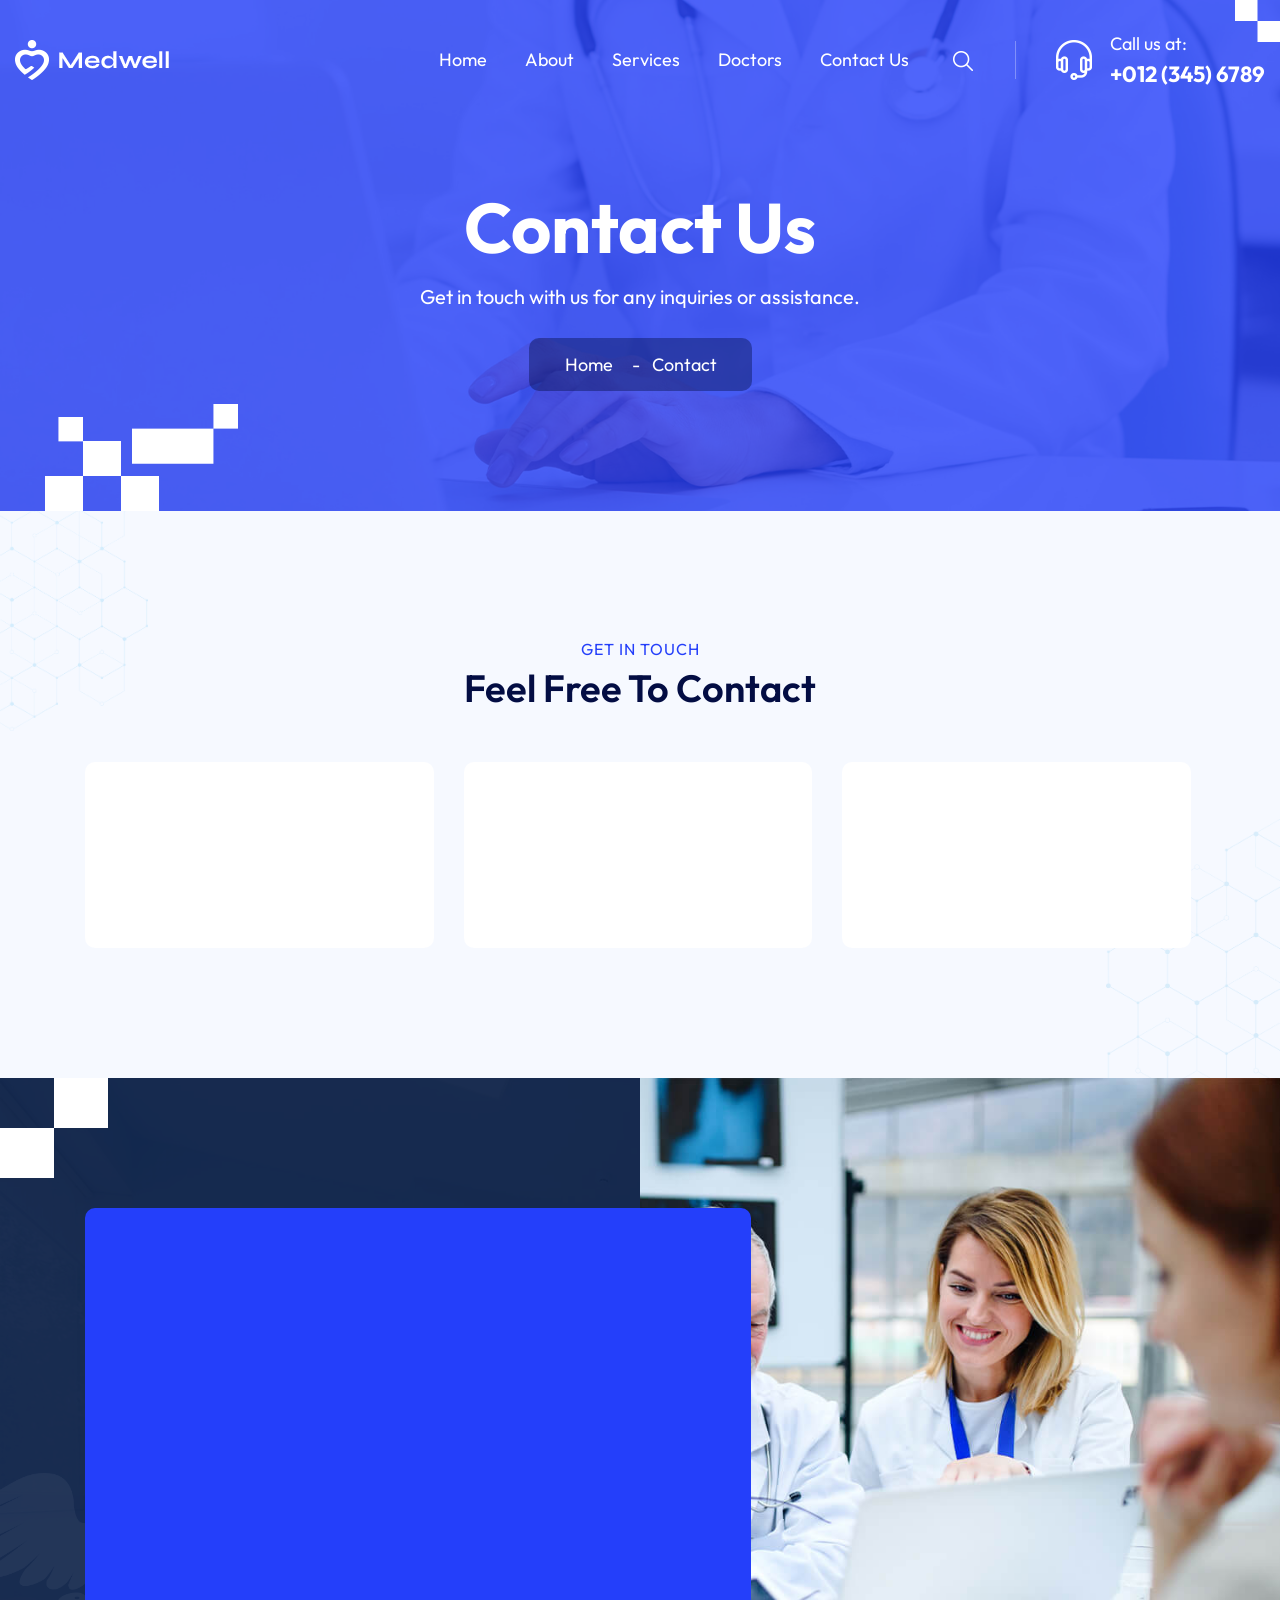
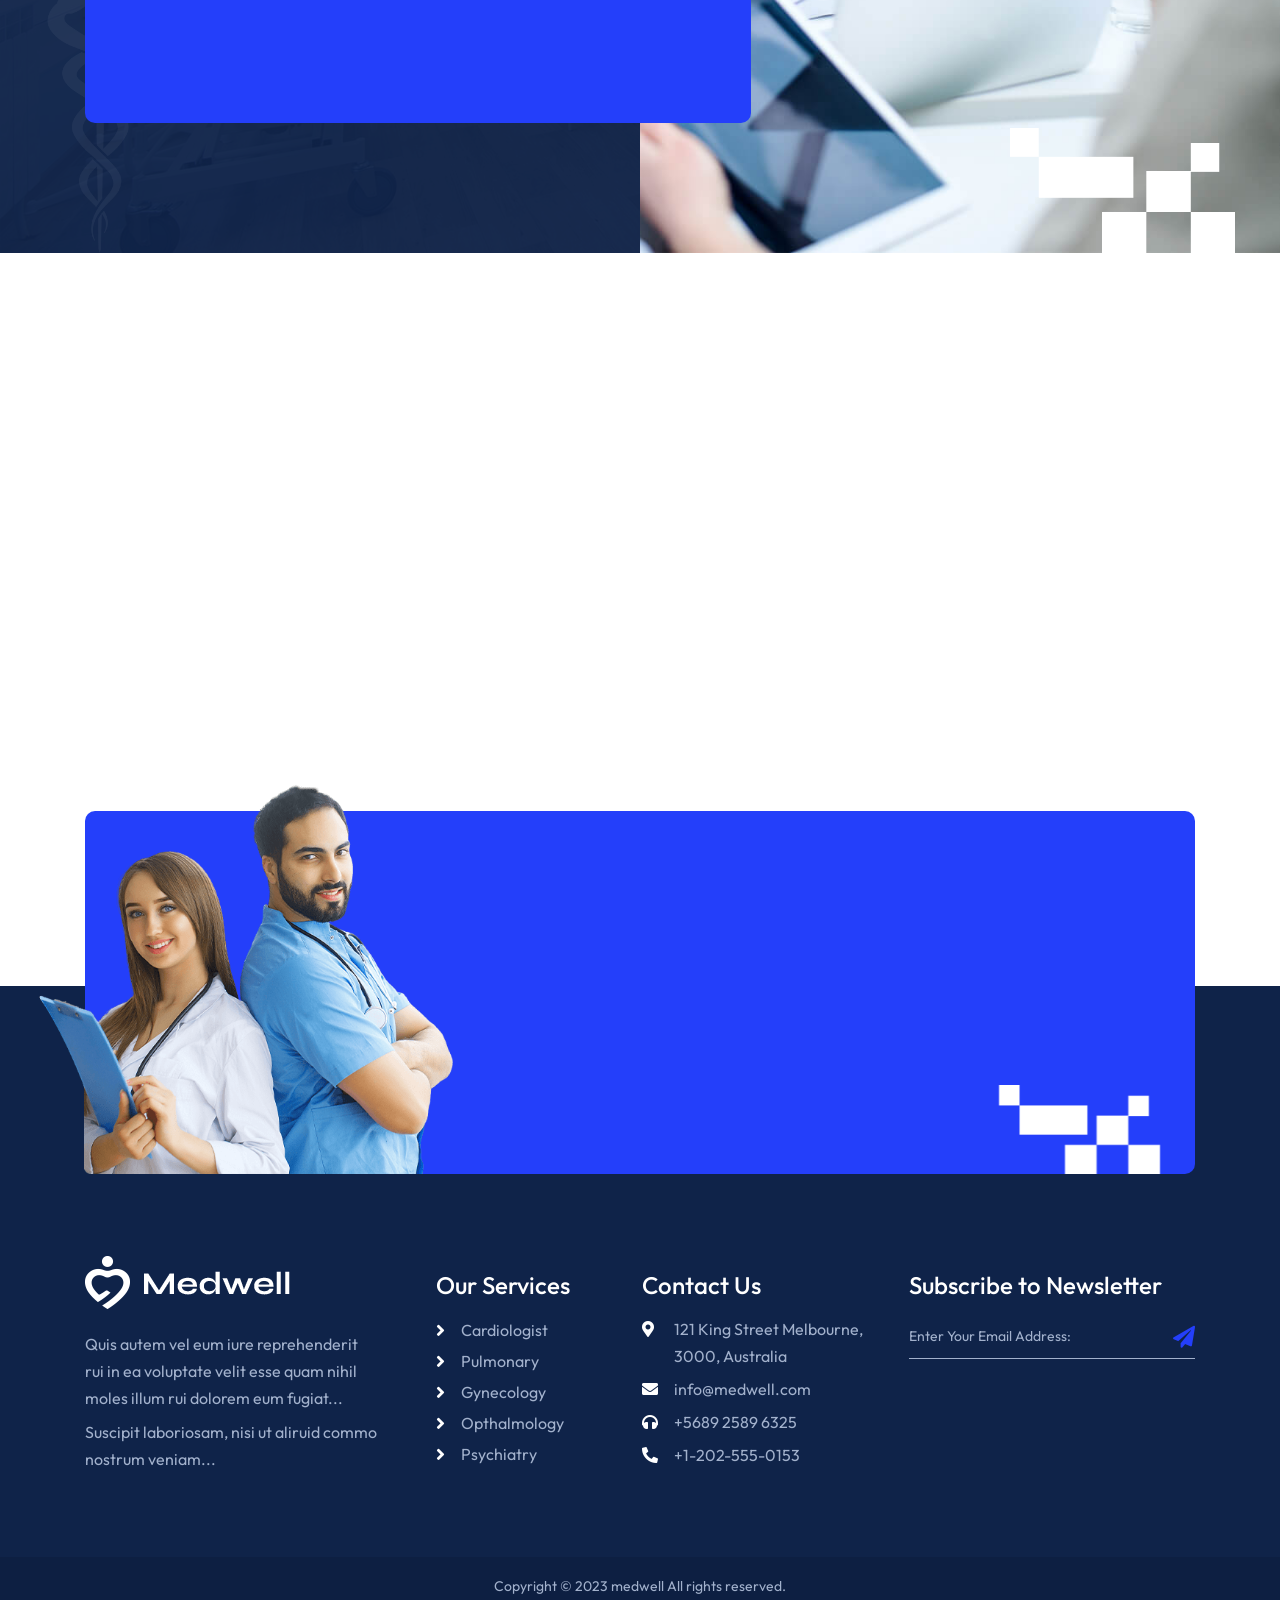
<file: contact.html>
<!DOCTYPE html>
<html lang="zxx">

<head>
    <meta charset="UTF-8">
    <meta name="viewport" content="width=device-width, initial-scale=1.0">
    <meta http-equiv="X-UA-Compatible" content="ie=edge">
    <link rel="stylesheet" href="https://use.fontawesome.com/releases/v5.15.4/css/all.css">
    <title>Medwell | Contact</title>
    <link rel="icon" href="assets/images/fav-icon.png">
    <link rel="stylesheet" href="assets/bootstrap/bootstrap.min.css">
    <link rel="stylesheet" href="assets/css/owl.carousel.min.css">
    <link rel="stylesheet" href="assets/css/aos.css">
    <link rel="stylesheet" href="assets/css/superclasses.css">
    <link rel="stylesheet" href="assets/css/custom.css">
    <link rel="stylesheet" href="assets/css/mobile.css">
</head>

<body>
    <!-- Preloader -->
    <div class="loader-mask">
        <div class="loader">
            <div></div>
            <div></div>
        </div>
    </div>
    <!-- Preloader -->
    <!-- HEADER SECTION -->
    <header class="w-100 float-left header-con">
        <div class="wrapper">
            <nav class="navbar navbar-expand-lg navbar-light p-0">
                <a class="navbar-brand" href="index.html">
                    <figure class="mb-0">
                        <img src="assets/images/logo.png" alt="logo">
                    </figure>
                </a>
                <button class="navbar-toggler collapsed" type="button" data-toggle="collapse"
                    data-target="#navbarSupportedContent" aria-controls="navbarSupportedContent" aria-expanded="false"
                    aria-label="Toggle navigation">
                    <span class="navbar-toggler-icon"></span>
                    <span class="navbar-toggler-icon"></span>
                    <span class="navbar-toggler-icon"></span>
                </button>
                <div class="collapse navbar-collapse justify-content-end" id="navbarSupportedContent">
                    <ul class="navbar-nav">
                        <li class="nav-item active">
                            <a class="nav-link p-0" href="index.html">Home</a>
                        </li>
                        <li class="nav-item">
                            <a class="nav-link p-0" href="about-us.html">About</a>
                        </li>
                        <li class="nav-item">
                            <a class="nav-link p-0" href="services.html">Services</a>
                        </li>
                        <li class="nav-item">
                            <a class="nav-link p-0" href="doctors.html">Doctors</a>
                        </li>
                        <!-- <li class="nav-item dropdown">
                            <a class="nav-link dropdown-toggle p-0" href="blog.html" id="navbarDropdown3" role="button"
                                data-toggle="dropdown" aria-haspopup="true" aria-expanded="false">
                                Blogs
                            </a>
                            <div class="dropdown-menu" aria-labelledby="navbarDropdown3">
                                <ul class="list-unstyled mb-0">
                                    <li><a class="dropdown-item" href="load-more.html">Load More</a></li>
                                    <li><a class="dropdown-item" href="single-blog.html">Single Blog</a></li>
                                    <li><a class="dropdown-item" href="one-column.html">One Column</a></li>
                                    <li><a class="dropdown-item" href="two-column.html">Two Column</a></li>
                                    <li><a class="dropdown-item" href="three-column.html">Three Column</a></li>
                                    <li><a class="dropdown-item" href="three-column-sidbar.html">Three Column Sidbar</a></li>
                                    <li><a class="dropdown-item" href="four-column.html">Four Column</a></li>
                                    <li><a class="dropdown-item" href="six-column.html">Six Column</a></li>
                                </ul>
                            </div>
                        </li> -->
                        <li class="nav-item">
                            <a class="nav-link p-0" href="contact.html">Contact Us</a>
                        </li>
                    </ul>
                    <div class="header-contact d-flex align-items-center">
                        <div class="search-field">
                            <a href="#">
                                <img src="assets/images/search-icon.png" alt="search-icon">
                            </a>
                        </div>
                        <div class="phone d-flex align-items-center">
                            <figure class="mb-0">
                                <img src="assets/images/headphone-icon.png" alt="headphone-icon">
                            </figure>
                            <div class="phone-txt">
                                <span class="d-block">Call us at:</span>
                                <a href="tel:+012(345)6789">+012 (345) 6789</a>
                            </div>
                        </div>
                    </div>
                </div>
            </nav>
        </div>
    </header>
    <!-- HEADER SECTION -->
    <!-- BANNER SECTION -->
    <section class="w-100 float-left contact-banner-sec sub-banner-con position-relative">
        <div class="wrapper2">
            <div class="sub-banner-inner-box banner-inner-box position-relative text-center w-100 float-left">
                <h1 data-aos="fade-up" data-aos-duration="700">Contact Us</h1>
                <p data-aos="fade-up" data-aos-duration="700">Get in touch with us for any inquiries or assistance.</p>
                <nav aria-label="breadcrumb" data-aos="fade-up" data-aos-duration="700">
                    <ol class="breadcrumb d-inline-block mb-0">
                        <li class="breadcrumb-item d-inline-block"><a href="index.html">Home</a></li>
                        <li class="breadcrumb-item active text-white d-inline-block" aria-current="page">Contact</li>
                    </ol>
                </nav>
            </div>
        </div>
    </section>
    <!-- BANNER SECTION -->
    <!-- PRICING SECTION -->
    <section class="contact-details-section bg-design w-100 float-left padding-top padding-bottom position-relative">
        <div class="container">
            <div class="generic-title text-center">
                <span class="d-block sub-txt" data-aos="fade-up" data-aos-duration="700">GET IN TOUCH</span>
                <h2 data-aos="fade-up" data-aos-duration="700">Feel Free To Contact</h2>
            </div>
            <div class="contact-links-main-sec">
                <div class="contact-links-box">
                    <div class="contact-img-box" data-aos="fade-up" data-aos-duration="700">
                        <figure>
                            <img src="assets/images/contact-img1.png" alt="contact-img1">
                        </figure>
                    </div>
                    <div class="contact-link">
                        <h5 data-aos="fade-up" data-aos-duration="700">Our Location</h5>
                        <p data-aos="fade-up" data-aos-duration="700">121 King Street, Melbourne
                            Victoria 3000 Australia</p>
                        <!-- <a class="contact-btn" href="#" data-aos="fade-up" data-aos-duration="700">Get Directions<i
                                class="fas fa-angle-right"></i></a> -->
                    </div>
                </div>
                <div class="contact-links-box">
                    <div class="contact-img-box" data-aos="fade-up" data-aos-duration="700">
                        <figure>
                            <img src="assets/images/contact-img2.png" alt="contact-img2">
                        </figure>
                    </div>
                    <div class="contact-link">
                        <h5 data-aos="fade-up" data-aos-duration="700">Email Us</h5>
                        <ul class="list-unstyled">
                            <li data-aos="fade-up" data-aos-duration="700"><a href="mailto:support@medwell.com" data-aos="fade-up"
                                    data-aos-duration="700">support@medwell.com</a></li>
                            <li data-aos="fade-up" data-aos-duration="700"><a href="mailto:medwell@gmail.com" data-aos="fade-up"
                                    data-aos-duration="700">medwell@gmail.com</a></li>
                        </ul>
                        <!-- <a class="contact-btn" href="#" data-aos="fade-up" data-aos-duration="700">Send Email<i
                                class="fas fa-angle-right"></i></a> -->
                    </div>
                </div>
                <div class="contact-links-box">
                    <div class="contact-img-box" data-aos="fade-up" data-aos-duration="700">
                        <figure>
                            <img src="assets/images/contact-img3.png" alt="contact-img3">
                        </figure>
                    </div>
                    <div class="contact-link">
                        <h5 data-aos="fade-up" data-aos-duration="700">Phone</h5>
                        <ul class="list-unstyled">
                            <li data-aos="fade-up" data-aos-duration="700"><a href="tel:+01234567899">+012 (345) 678
                                    99</a></li>
                            <li data-aos="fade-up" data-aos-duration="700"><a href="tel:+1234567847858">+12345678 478
                                    58</a></li>
                        </ul>
                        <!-- <a class="contact-btn" href="#" data-aos="fade-up" data-aos-duration="700">Call Us<i
                                class="fas fa-angle-right"></i></a> -->
                    </div>
                </div>
            </div>
        </div>
    </section>
    <!-- PRICING SECTION -->
    <!-- CONTACT SECTION -->
    <section class="w-100 float-left contact-page-form-section contact-con position-relative">
        <div class="dots-img position-relative">
            <div class="padding-top padding-bottom contact-inner-con position-relative">
                <div class="container">
                    <div class="contact-form">
                        <span class="sub-txt d-block" data-aos="fade-up" data-aos-duration="700">Request a
                            consultation</span>
                        <h2 data-aos="fade-up" data-aos-duration="700">Make an Appointent</h2>
                        <form class="form-box" method="post" id="contactpage">
                            <ul class="list-unstyled" data-aos="fade-up" data-aos-duration="700">
                                <li>
                                    <input type="text" name="fname" id="fname" placeholder="Your Name:">
                                </li>
                                <li>
                                    <input type="tel" name="phone" id="phone" placeholder="Phone No:">
                                </li>
                                <li>
                                    <input type="email" placeholder="Your Email:" name="email" id="email">
                                </li>
                                <li>
                                    <input placeholder="Date:" type="text" onfocus="(this.type = 'date')" id="date">
                                </li>
                                <li>
                                    <textarea placeholder="Message:" name="subject" id="subject"></textarea>
                                </li>
                            </ul>
                            <div class="submit-btn" data-aos="fade-up" data-aos-duration="700">
                                <button type="submit" id="submit">
                                    Book an Appointment
                                    <figure class="mb-0">
                                        <img src="assets/images/top-arrow.png" alt="top-arrow">
                                    </figure>
                                </button>
                            </div>
                        </form>
                    </div>
                </div>
            </div>
        </div>
    </section>
    <!-- CONTACT SECTION -->
    <!-- MAP SECTION -->
    <div class="responsive-map w-100 float-left padding-top padding-bottom">
        <iframe
            src="https://www.google.com/maps/embed?pb=!1m18!1m12!1m3!1d3151.8387096759334!2d144.9532000767644!3d-37.817246734238644!2m3!1f0!2f0!3f0!3m2!1i1024!2i768!4f13.1!3m3!1m2!1s0x6ad65d4dd5a05d97%3A0x3e64f855a564844d!2s121%20King%20St%2C%20Melbourne%20VIC%203000%2C%20Australia!5e0!3m2!1sen!2s!4v1692879195247!5m2!1sen!2s"
            width="600" height="450" style="border:0;" allowfullscreen="" loading="lazy"
            referrerpolicy="no-referrer-when-downgrade"></iframe>
    </div>
    <!-- MAP SECTION -->
    <!-- GET IN TOUCH SECTION -->
    <section class="get-in-touch-section w-100 float-left pt-0">
        <div class="container">
            <div class="contact-section">
                <div class="doctor-img-con"></div>
                <div class="contact-txt-con">
                    <div class="generic-title mb-0">
                        <span class="sub-txt d-block" data-aos="fade-up" data-aos-duration="700">GET IN TOUCH</span>
                        <h2 data-aos="fade-up" data-aos-duration="700">Provide The Best Medical
                            Service for You!</h2>
                    </div>
                    <div class="submit-btn" data-aos="fade-up" data-aos-duration="700"><a href="contact.html">Book an
                            Appointment</a>
                        <a href="contact.html">
                            <figure class="mb-0">
                                <img src="assets/images/top-arrow.png" alt="top-arrow">
                            </figure>
                        </a>
                    </div>
                </div>
            </div>
        </div>
    </section>
    <!-- GET IN TOUCH SECTION -->
    <!-- FOOTER SECTION -->
    <section class="footer-main-section w-100 float-left">
        <div class="container">
            <div class="footer-inner-con">
                <div class="footer-box footer-logo-box">
                    <figure>
                        <img src="assets/images/footer-logo.png" alt="footer-logo">
                    </figure>
                    <p>Quis autem vel eum iure reprehenderit rui
                        in ea voluptate velit esse quam nihil moles
                        illum rui dolorem eum fugiat...</p>
                    <p class="mb-0">Suscipit laboriosam, nisi ut aliruid commo
                        nostrum veniam...</p>
                </div>
                <div class="footer-box footer-pages-links">
                    <h4>Our Services</h4>
                    <ul class="list-unstyled mb-0">
                        <li><i class="fas fa-angle-right"></i><a href="services.html">Cardiologist</a></li>
                        <li><i class="fas fa-angle-right"></i><a href="services.html">Pulmonary</a></li>
                        <li><i class="fas fa-angle-right"></i><a href="services.html">Gynecology</a></li>
                        <li><i class="fas fa-angle-right"></i><a href="services.html">Opthalmology</a></li>
                        <li><i class="fas fa-angle-right"></i><a href="services.html">Psychiatry</a></li>
                    </ul>
                </div>
                <div class="footer-box contact-details-box">
                    <h4>Contact Us</h4>
                    <ul class="list-unstyled mb-0">
                        <li><i class="fas fa-map-marker-alt"></i> 121 King Street Melbourne,
                            3000, Australia</li>
                        <li><i class="fas fa-envelope"></i> <a href="mailto:info@medwell.com">info@medwell.com</a></li>
                        <li><i class="fas fa-headphones"></i> <a href="tel:+568925896325">+5689 2589 6325</a></li>
                        <li><i class="fas fa-phone-alt"></i> <a href="tel:+12025550153">+1-202-555-0153</a></li>
                    </ul>
                </div>
                <div class="footer-box footer-newsletter">
                    <h4>Subscribe to Newsletter</h4>
                    <ul class="list-unstyled">
                        <li>
                            <input type="email" placeholder="Enter Your Email Address:">
                            <button type="submit"><i class="fas fa-paper-plane"></i></button>
                        </li>
                    </ul>
                    <!-- <div class="social-links">
                        <ul class="list-unstyled mb-0 d-flex">
                            <li class="d-flex justify-content-center align-items-center mb-0"><a
                                    href="https://www.facebook.com/login/"><i class="fab fa-facebook-f"></i></a></li>
                            <li class="d-flex justify-content-center align-items-center mb-0"><a
                                    href="https://twitter.com/i/flow/login?input_flow_data=%7B%22requested_variant%22%3A%22eyJsYW5nIjoiZW4ifQ%3D%3D%22%7D"><i
                                        class="fab fa-twitter"></i></a></li>
                            <li class="d-flex justify-content-center align-items-center mb-0"><a
                                    href="https://www.linkedin.com/login"><i class="fab fa-linkedin-in"></i></a></li>
                        </ul>
                    </div> -->
                </div>
            </div>
        </div>
    </section>
    <div class="copyright-con w-100 float-left text-center">
        <p class="mb-0">Copyright © 2023 medwell All rights reserved.</p>
    </div>
    <a id="button"></a>
    <!-- FOOTER SECTION -->

    <script src="assets/js/jquery-3.6.0.min.js"></script>
    <script src="assets/js/popper.min.js"></script>
    <script src="assets/js/bootstrap.min.js"></script>
    <script src="assets/js/owl.carousel.js"></script>
    <script src="assets/js/aos.js"></script>
    <script src="assets/js/jquery.validate.js"></script>
    <script src="assets/js/contact-form.js"></script>
    <script>
        $(window).on('load', function(){ 
        // Preloader
        $('.loader').fadeOut();
        $('.loader-mask').delay(350).fadeOut('slow');
        });
    </script>
    <script>
        var btn = $('#button');
         
         $(window).scroll(function() {
           if ($(window).scrollTop() > 300) {
           btn.addClass('show');
         }
          else {
           btn.removeClass('show');
         }
         });
         btn.on('click', function(e) {
         e.preventDefault();
         $('html, body').animate({scrollTop:0}, '300');
       });
    </script>
    <script>
        AOS.init();
    </script>
    <script>
        $('#owl-carouselone').owlCarousel({
            loop: true,
            margin: 10,
            nav: true,
            autoplay: true,
            autoplayTimeout: 10000,
            autoplayHoverPause: true,
            responsive: {
                0: {
                    items: 1
                },
                600: {
                    items: 2
                },
                1000: {
                    items: 3
                }
            }
        })
        $('#owl-carouseltwo').owlCarousel({
            loop: true,
            margin: 30,
            nav: true,
            autoplay: true,
            autoplayTimeout: 10000,
            autoplayHoverPause: true,
            responsive: {
                0: {
                    items: 1
                },
                600: {
                    items: 2
                },
                1000: {
                    items: 3
                }
            }
        })
    </script>
    <script>
        AOS.init();
        function lightbox_open() {
            var lightBoxVideo = document.getElementById("VisaChipCardVideo");
            //   window.scrollTo(0, 0);
            document.getElementById('light').style.display = 'block';
            document.getElementById('fade1').style.display = 'block';
            lightBoxVideo.play();
        }

        function lightbox_close() {
            var lightBoxVideo = document.getElementById("VisaChipCardVideo");
            document.getElementById('light').style.display = 'none';
            document.getElementById('fade1').style.display = 'none';
            lightBoxVideo.pause();
        }
    </script>
        <!-- Add this modal just before the last script tag -->
        <div id="successModal" style="
        display: none;
        position: fixed;
        top: 0;
        left: 0;
        width: 100%;
        height: 100%;
        background: rgba(0, 0, 0, 0.5);
        z-index: 1000;
        justify-content: center;
        align-items: center;
    ">
        <div style="
            background: white;
            padding: 30px;
            border-radius: 10px;
            text-align: center;
            max-width: 400px;
            width: 90%;
        ">
            <svg fill="none" stroke="green" viewBox="0 0 24 24" style="
                width: 80px;
                height: 80px;
                margin: 0 auto 20px;
            ">
                <path strokeLinecap="round" strokeLinejoin="round" strokeWidth="2" d="M5 13l4 4L19 7"></path>
            </svg>
            <h3>Success!</h3>
            <p>Your form has been submitted successfully.</p>
        </div>
    </div>

    <script>
        $(document).ready(function () {

            var counters = $(".count");
            var countersQuantity = counters.length;
            var counter = [];

            for (i = 0; i < countersQuantity; i++) {
                counter[i] = parseInt(counters[i].innerHTML);
            }

            var count = function (start, value, id) {
                var localStart = start;
                setInterval(function () {
                    if (localStart < value) {
                        localStart++;
                        counters[id].innerHTML = localStart;
                    }
                }, 40);
            }

            for (j = 0; j < countersQuantity; j++) {
                count(0, counter[j], j);
            }
        });



        $('.count').each(function () {
            $(this).prop('Counter', 0).animate({
                Counter: $(this).text()
            }, {
                duration: 3300,
                easing: 'swing',
                step: function (now) {
                    $(this).text(Math.ceil(now));
                }
            });
        });
    </script>
    <!-- Add this script just before the closing body tag -->
    <script>
        document.getElementById('contactpage').addEventListener('submit', function(e) {
            e.preventDefault();

            // Show modal
            const modal = document.getElementById('successModal');
            modal.style.display = 'flex';

            // Hide modal after 3 seconds
            setTimeout(() => {
                modal.style.display = 'none';
            }, 3000);

            // Clear form fields
            document.getElementById('fname').value = '';
            document.getElementById('phone').value = '';
            document.getElementById('email').value = '';
            document.getElementById('date').value = '';
            document.getElementById('subject').value = '';
        });
    </script>
</body>

</html>
</file>
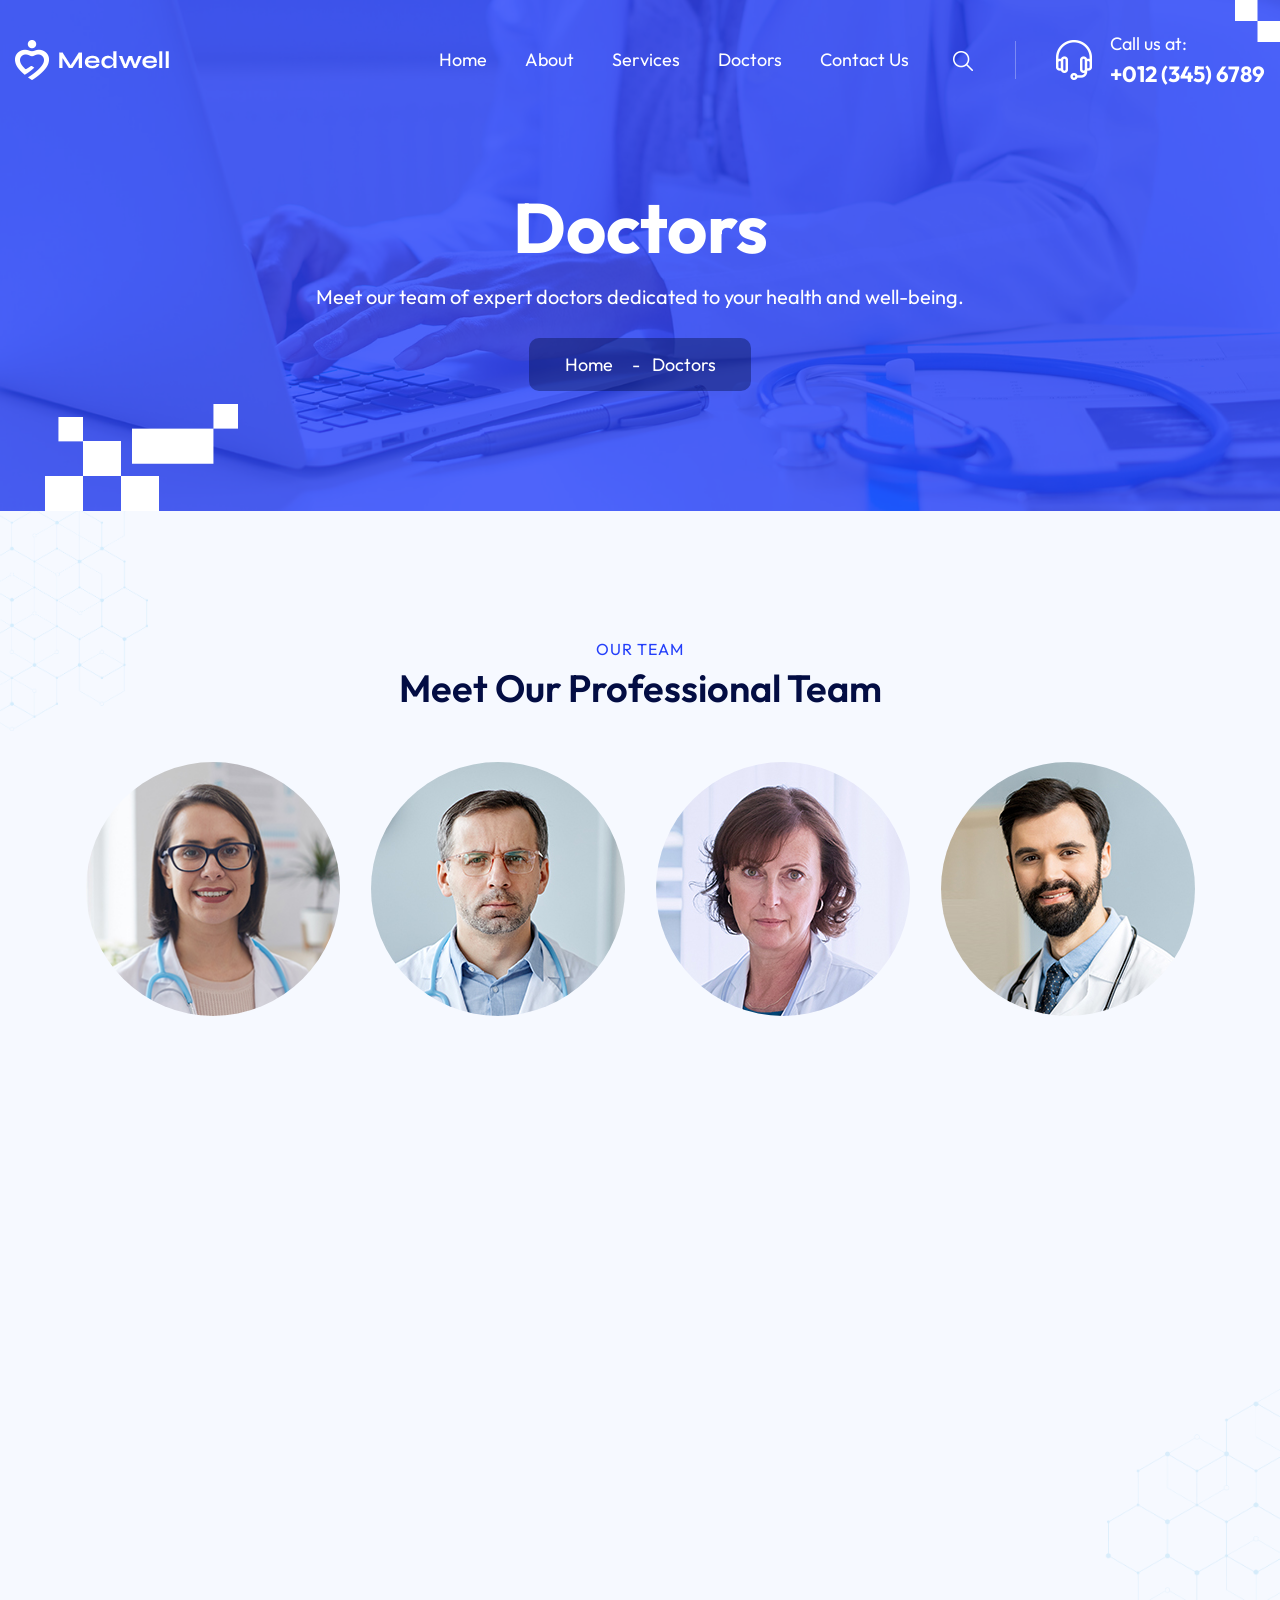
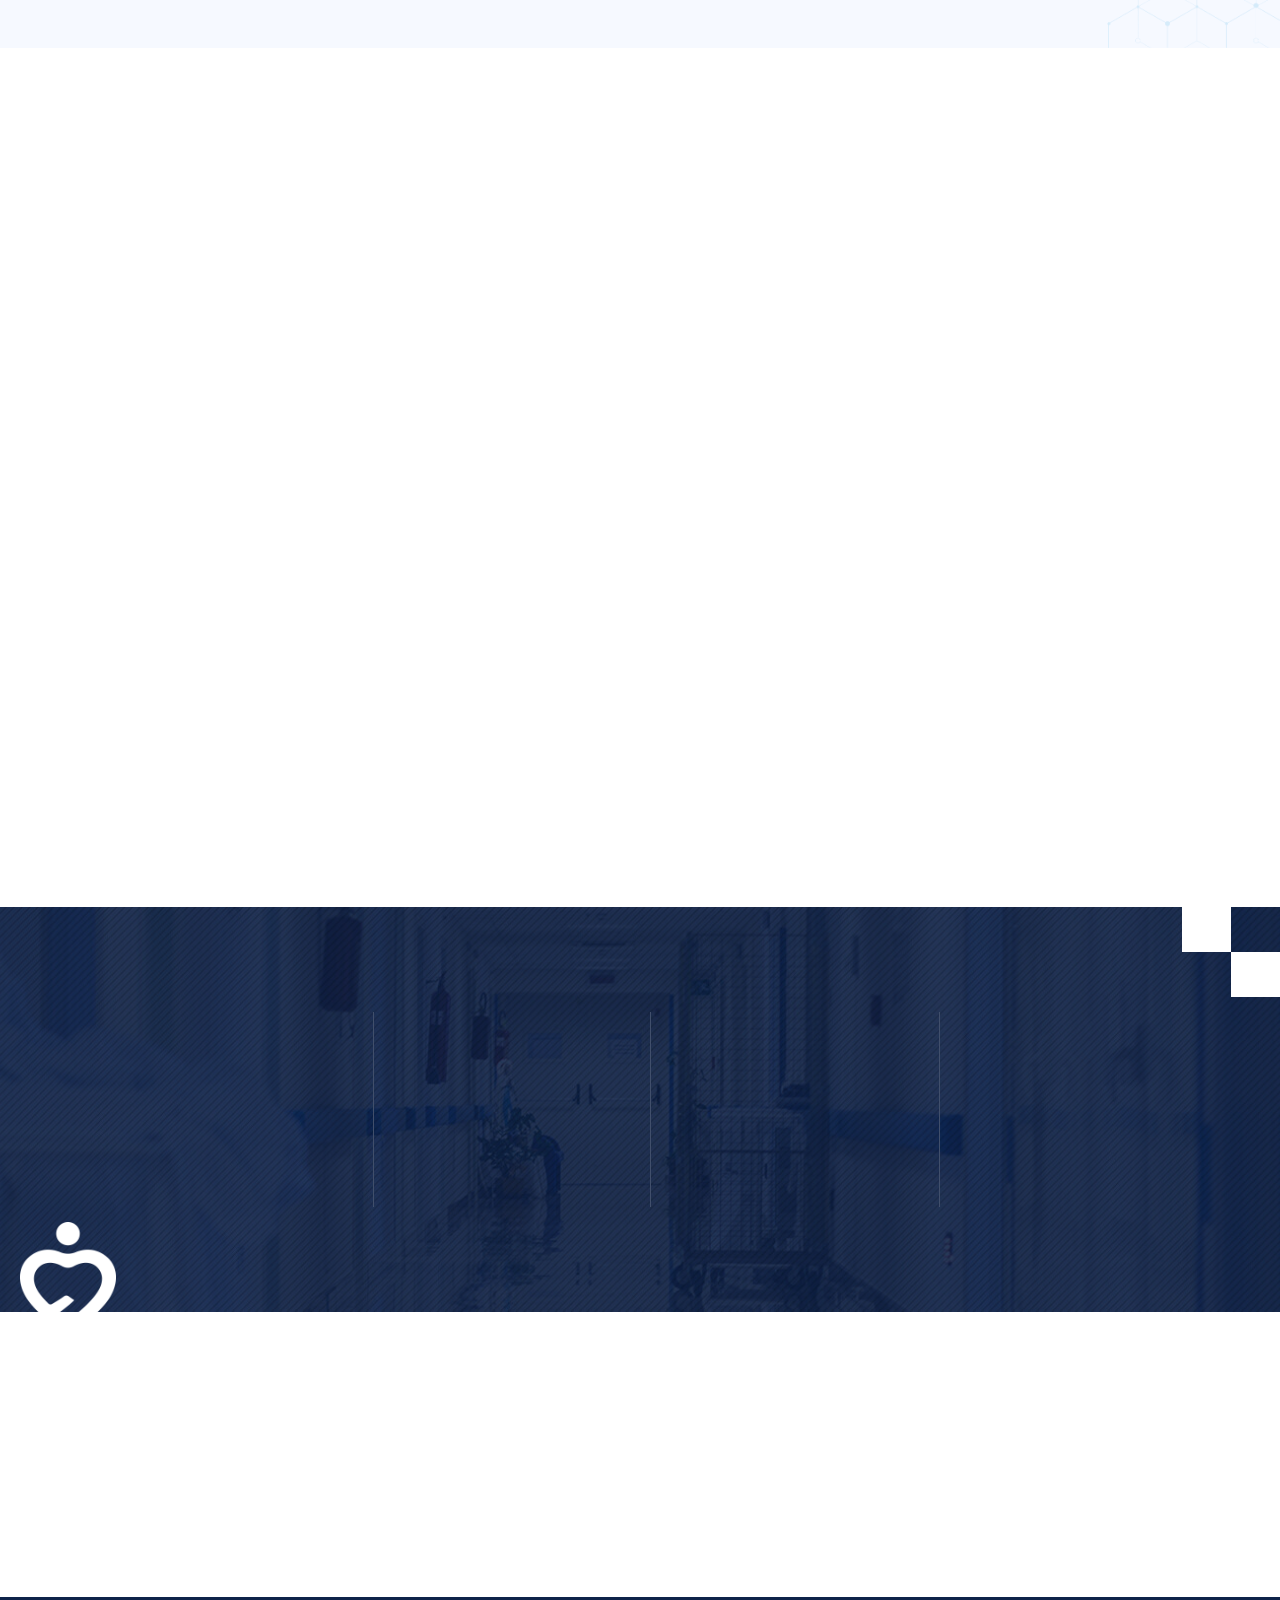
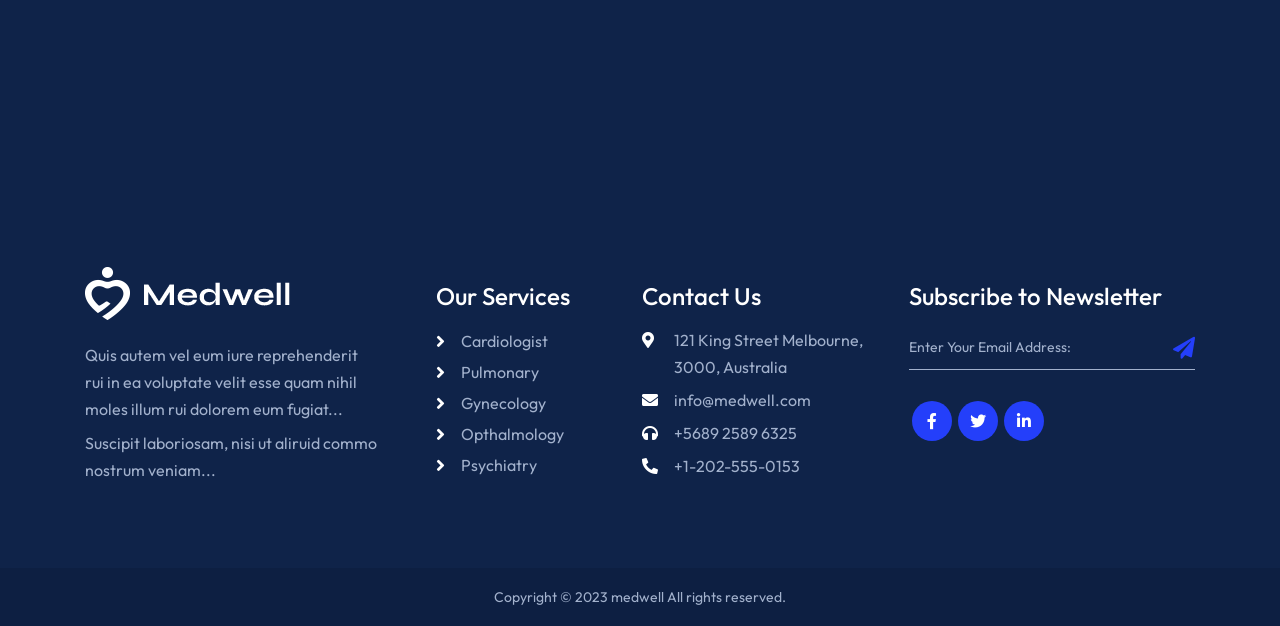
<file: doctors.html>
<!DOCTYPE html>
<html lang="zxx">

<head>
    <meta charset="UTF-8">
    <meta name="viewport" content="width=device-width, initial-scale=1.0">
    <meta http-equiv="X-UA-Compatible" content="ie=edge">
    <link rel="stylesheet" href="https://use.fontawesome.com/releases/v5.15.4/css/all.css">
    <title>Medwell | Doctors</title>
    <link rel="icon" href="assets/images/fav-icon.png">
    <link rel="stylesheet" href="assets/bootstrap/bootstrap.min.css">
    <link rel="stylesheet" href="assets/css/owl.carousel.min.css">
    <link rel="stylesheet" href="assets/css/aos.css">
    <link rel="stylesheet" href="assets/css/superclasses.css">
    <link rel="stylesheet" href="assets/css/custom.css">
    <link rel="stylesheet" href="assets/css/mobile.css">
</head>

<body>
    <!-- Preloader -->
    <div class="loader-mask">
        <div class="loader">
            <div></div>
            <div></div>
        </div>
    </div>
    <!-- Preloader -->
    <!-- HEADER SECTION -->
    <header class="w-100 float-left header-con">
        <div class="wrapper">
            <nav class="navbar navbar-expand-lg navbar-light p-0">
                <a class="navbar-brand" href="index.html">
                    <figure class="mb-0">
                        <img src="assets/images/logo.png" alt="logo">
                    </figure>
                </a>
                <button class="navbar-toggler collapsed" type="button" data-toggle="collapse"
                    data-target="#navbarSupportedContent" aria-controls="navbarSupportedContent" aria-expanded="false"
                    aria-label="Toggle navigation">
                    <span class="navbar-toggler-icon"></span>
                    <span class="navbar-toggler-icon"></span>
                    <span class="navbar-toggler-icon"></span>
                </button>
                <div class="collapse navbar-collapse justify-content-end" id="navbarSupportedContent">
                    <ul class="navbar-nav">
                        <li class="nav-item active">
                            <a class="nav-link p-0" href="index.html">Home</a>
                        </li>
                        <li class="nav-item">
                            <a class="nav-link p-0" href="about-us.html">About</a>
                        </li>
                        <li class="nav-item">
                            <a class="nav-link p-0" href="services.html">Services</a>
                        </li>
                        <li class="nav-item">
                            <a class="nav-link p-0" href="doctors.html">Doctors</a>
                        </li>
                        <!-- <li class="nav-item dropdown">
                            <a class="nav-link dropdown-toggle p-0" href="blog.html" id="navbarDropdown3" role="button"
                                data-toggle="dropdown" aria-haspopup="true" aria-expanded="false">
                                Blogs
                            </a>
                            <div class="dropdown-menu" aria-labelledby="navbarDropdown3">
                                <ul class="list-unstyled mb-0">
                                    <li><a class="dropdown-item" href="load-more.html">Load More</a></li>
                                    <li><a class="dropdown-item" href="single-blog.html">Single Blog</a></li>
                                    <li><a class="dropdown-item" href="one-column.html">One Column</a></li>
                                    <li><a class="dropdown-item" href="two-column.html">Two Column</a></li>
                                    <li><a class="dropdown-item" href="three-column.html">Three Column</a></li>
                                    <li><a class="dropdown-item" href="three-column-sidbar.html">Three Column Sidbar</a></li>
                                    <li><a class="dropdown-item" href="four-column.html">Four Column</a></li>
                                    <li><a class="dropdown-item" href="six-column.html">Six Column</a></li>
                                </ul>
                            </div>
                        </li> -->
                        <li class="nav-item">
                            <a class="nav-link p-0" href="contact.html">Contact Us</a>
                        </li>
                    </ul>
                    <div class="header-contact d-flex align-items-center">
                        <div class="search-field">
                            <a href="#">
                                <img src="assets/images/search-icon.png" alt="search-icon">
                            </a>
                        </div>
                        <div class="phone d-flex align-items-center">
                            <figure class="mb-0">
                                <img src="assets/images/headphone-icon.png" alt="headphone-icon">
                            </figure>
                            <div class="phone-txt">
                                <span class="d-block">Call us at:</span>
                                <a href="tel:+012(345)6789">+012 (345) 6789</a>
                            </div>
                        </div>
                    </div>
                </div>
            </nav>
        </div>
    </header>
    <!-- HEADER SECTION -->
    <!-- BANNER SECTION -->
    <section class="w-100 float-left doctors-banner-sec sub-banner-con position-relative">
        <div class="wrapper2">
            <div class="sub-banner-inner-box banner-inner-box position-relative text-center w-100 float-left">
                <h1 data-aos="fade-up" data-aos-duration="700">Doctors</h1>
                <p data-aos="fade-up" data-aos-duration="700">Meet our team of expert doctors dedicated to your health and well-being.</p>
                <nav aria-label="breadcrumb" data-aos="fade-up" data-aos-duration="700">
                    <ol class="breadcrumb d-inline-block mb-0">
                        <li class="breadcrumb-item d-inline-block"><a href="index.html">Home</a></li>
                        <li class="breadcrumb-item active text-white d-inline-block" aria-current="page">Doctors</li>
                    </ol>
                </nav>
            </div>
        </div>
    </section>
    <!-- BANNER SECTION -->
    <!-- TEAM SECTION -->
    <section class="team-section bg-design w-100 float-left padding-top padding-bottom">
        <div class="container">
            <div class="generic-title text-center">
                <span class="sub-txt d-block" data-aos="fade-up" data-aos-duration="700">OUR TEAM</span>
                <h2 class="mb-0" data-aos="fade-up" data-aos-duration="700">Meet Our Professional Team</h2>
            </div>
            <div class="team-members-con">
                <ul class="list-unstyled mb-0">
                    <li class="text-center">
                        <figure data-aos="fade-up" data-aos-duration="700">
                            <img src="assets/images/team-img1.jpg" alt="team-img1">
                        </figure>
                        <h4 data-aos="fade-up" data-aos-duration="700">Alice Waters</h4>
                        <span class="d-block" data-aos="fade-up" data-aos-duration="700">Internist</span>
                        <div class="social-links">
                            <!-- <ul class="list-unstyled mb-0 d-flex justify-content-center" data-aos="fade-up"
                                data-aos-duration="700">
                                <li class="d-flex justify-content-center align-items-center"><a
                                        href="https://www.facebook.com/login/"><i class="fab fa-facebook-f"></i></a>
                                </li>
                                <li class="d-flex justify-content-center align-items-center"><a
                                        href="https://twitter.com/i/flow/login?input_flow_data=%7B%22requested_variant%22%3A%22eyJsYW5nIjoiZW4ifQ%3D%3D%22%7D"><i
                                            class="fab fa-twitter"></i></a></li>
                                <li class="d-flex justify-content-center align-items-center"><a
                                        href="https://www.linkedin.com/login"><i class="fab fa-linkedin-in"></i></a>
                                </li>
                            </ul> -->
                        </div>
                    </li>
                    <li class="text-center">
                        <figure data-aos="fade-up" data-aos-duration="700">
                            <img src="assets/images/team-img2.jpg" alt="team-img2">
                        </figure>
                        <h4 data-aos="fade-up" data-aos-duration="700">Jamie Oliver</h4>
                        <span class="d-block" data-aos="fade-up" data-aos-duration="700">Osteopaths</span>
                        <div class="social-links">
                            <!-- <ul class="list-unstyled mb-0 d-flex justify-content-center" data-aos="fade-up"
                                data-aos-duration="700">
                                <li class="d-flex justify-content-center align-items-center"><a
                                        href="https://www.facebook.com/login/"><i class="fab fa-facebook-f"></i></a>
                                </li>
                                <li class="d-flex justify-content-center align-items-center"><a
                                        href="https://twitter.com/i/flow/login?input_flow_data=%7B%22requested_variant%22%3A%22eyJsYW5nIjoiZW4ifQ%3D%3D%22%7D"><i
                                            class="fab fa-twitter"></i></a></li>
                                <li class="d-flex justify-content-center align-items-center"><a
                                        href="https://www.linkedin.com/login"><i class="fab fa-linkedin-in"></i></a>
                                </li>
                            </ul> -->
                        </div>
                    </li>
                    <li class="text-center">
                        <figure data-aos="fade-up" data-aos-duration="700">
                            <img src="assets/images/team-img3.jpg" alt="team-img3">
                        </figure>
                        <h4 data-aos="fade-up" data-aos-duration="700">Clare Smyth</h4>
                        <span class="d-block" data-aos="fade-up" data-aos-duration="700">Gynecologist</span>
                        <div class="social-links">
                            <!-- <ul class="list-unstyled mb-0 d-flex justify-content-center" data-aos="fade-up"
                                data-aos-duration="700">
                                <li class="d-flex justify-content-center align-items-center"><a
                                        href="https://www.facebook.com/login/"><i class="fab fa-facebook-f"></i></a>
                                </li>
                                <li class="d-flex justify-content-center align-items-center"><a
                                        href="https://twitter.com/i/flow/login?input_flow_data=%7B%22requested_variant%22%3A%22eyJsYW5nIjoiZW4ifQ%3D%3D%22%7D"><i
                                            class="fab fa-twitter"></i></a></li>
                                <li class="d-flex justify-content-center align-items-center"><a
                                        href="https://www.linkedin.com/login"><i class="fab fa-linkedin-in"></i></a>
                                </li>
                            </ul> -->
                        </div>
                    </li>
                    <li class="text-center">
                        <figure data-aos="fade-up" data-aos-duration="700">
                            <img src="assets/images/team-img4.jpg" alt="team-img4">
                        </figure>
                        <h4 data-aos="fade-up" data-aos-duration="700">Bobby Flay</h4>
                        <span class="d-block" data-aos="fade-up" data-aos-duration="700">Surgeon</span>
                        <div class="social-links">
                            <!-- <ul class="list-unstyled mb-0 d-flex justify-content-center" data-aos="fade-up"
                                data-aos-duration="700">
                                <li class="d-flex justify-content-center align-items-center"><a
                                        href="https://www.facebook.com/login/"><i class="fab fa-facebook-f"></i></a>
                                </li>
                                <li class="d-flex justify-content-center align-items-center"><a
                                        href="https://twitter.com/i/flow/login?input_flow_data=%7B%22requested_variant%22%3A%22eyJsYW5nIjoiZW4ifQ%3D%3D%22%7D"><i
                                            class="fab fa-twitter"></i></a></li>
                                <li class="d-flex justify-content-center align-items-center"><a
                                        href="https://www.linkedin.com/login"><i class="fab fa-linkedin-in"></i></a>
                                </li>
                            </ul> -->
                        </div>
                    </li>
                    <li class="text-center">
                        <figure data-aos="fade-up" data-aos-duration="700">
                            <img src="assets/images/team-img5.jpg" alt="team-img5">
                        </figure>
                        <h4 data-aos="fade-up" data-aos-duration="700">David Hall</h4>
                        <span class="d-block" data-aos="fade-up" data-aos-duration="700">Internist</span>
                        <div class="social-links">
                            <!-- <ul class="list-unstyled mb-0 d-flex justify-content-center" data-aos="fade-up"
                                data-aos-duration="700">
                                <li class="d-flex justify-content-center align-items-center"><a
                                        href="https://www.facebook.com/login/"><i class="fab fa-facebook-f"></i></a>
                                </li>
                                <li class="d-flex justify-content-center align-items-center"><a
                                        href="https://twitter.com/i/flow/login?input_flow_data=%7B%22requested_variant%22%3A%22eyJsYW5nIjoiZW4ifQ%3D%3D%22%7D"><i
                                            class="fab fa-twitter"></i></a></li>
                                <li class="d-flex justify-content-center align-items-center"><a
                                        href="https://www.linkedin.com/login"><i class="fab fa-linkedin-in"></i></a>
                                </li>
                            </ul> -->
                        </div>
                    </li>
                    <li class="text-center">
                        <figure data-aos="fade-up" data-aos-duration="700">
                            <img src="assets/images/team-img6.jpg" alt="team-img6">
                        </figure>
                        <h4 data-aos="fade-up" data-aos-duration="700">Deborah Robison</h4>
                        <span class="d-block" data-aos="fade-up" data-aos-duration="700">Osteopaths</span>
                        <div class="social-links">
                            <!-- <ul class="list-unstyled mb-0 d-flex justify-content-center" data-aos="fade-up"
                                data-aos-duration="700">
                                <li class="d-flex justify-content-center align-items-center"><a
                                        href="https://www.facebook.com/login/"><i class="fab fa-facebook-f"></i></a>
                                </li>
                                <li class="d-flex justify-content-center align-items-center"><a
                                        href="https://twitter.com/i/flow/login?input_flow_data=%7B%22requested_variant%22%3A%22eyJsYW5nIjoiZW4ifQ%3D%3D%22%7D"><i
                                            class="fab fa-twitter"></i></a></li>
                                <li class="d-flex justify-content-center align-items-center"><a
                                        href="https://www.linkedin.com/login"><i class="fab fa-linkedin-in"></i></a>
                                </li>
                            </ul> -->
                        </div>
                    </li>
                    <li class="text-center">
                        <figure data-aos="fade-up" data-aos-duration="700">
                            <img src="assets/images/team-img7.jpg" alt="team-img7">
                        </figure>
                        <h4 data-aos="fade-up" data-aos-duration="700">Larry Hansley</h4>
                        <span class="d-block" data-aos="fade-up" data-aos-duration="700">Gynecologist</span>
                        <div class="social-links">
                            <!-- <ul class="list-unstyled mb-0 d-flex justify-content-center" data-aos="fade-up"
                                data-aos-duration="700">
                                <li class="d-flex justify-content-center align-items-center"><a
                                        href="https://www.facebook.com/login/"><i class="fab fa-facebook-f"></i></a>
                                </li>
                                <li class="d-flex justify-content-center align-items-center"><a
                                        href="https://twitter.com/i/flow/login?input_flow_data=%7B%22requested_variant%22%3A%22eyJsYW5nIjoiZW4ifQ%3D%3D%22%7D"><i
                                            class="fab fa-twitter"></i></a></li>
                                <li class="d-flex justify-content-center align-items-center"><a
                                        href="https://www.linkedin.com/login"><i class="fab fa-linkedin-in"></i></a>
                                </li>
                            </ul> -->
                        </div>
                    </li>
                    <li class="text-center">
                        <figure data-aos="fade-up" data-aos-duration="700">
                            <img src="assets/images/team-img8.jpg" alt="team-img8">
                        </figure>
                        <h4 data-aos="fade-up" data-aos-duration="700">PateraWright</h4>
                        <span class="d-block" data-aos="fade-up" data-aos-duration="700">Surgeon</span>
                        <div class="social-links">
                            <!-- <ul class="list-unstyled mb-0 d-flex justify-content-center" data-aos="fade-up"
                                data-aos-duration="700">
                                <li class="d-flex justify-content-center align-items-center"><a
                                        href="https://www.facebook.com/login/"><i class="fab fa-facebook-f"></i></a>
                                </li>
                                <li class="d-flex justify-content-center align-items-center"><a
                                        href="https://twitter.com/i/flow/login?input_flow_data=%7B%22requested_variant%22%3A%22eyJsYW5nIjoiZW4ifQ%3D%3D%22%7D"><i
                                            class="fab fa-twitter"></i></a></li>
                                <li class="d-flex justify-content-center align-items-center"><a
                                        href="https://www.linkedin.com/login"><i class="fab fa-linkedin-in"></i></a>
                                </li>
                            </ul> -->
                        </div>
                    </li>
                </ul>
            </div>
        </div>
    </section>
    <!-- TEAM SECTION -->
    <!-- PATIENTS REVIEWS SECTION -->
    <!-- <section class="patients-reviews-sec w-100 float-left padding-top padding-bottom">
        <div class="container">
            <div class="generic-title text-center">
                <span class="d-block sub-txt" data-aos="fade-up" data-aos-duration="700">OUR TESTIMONIALS</span>
                <h2 class="mb-0" data-aos="fade-up" data-aos-duration="700">What Patients are Saying!</h2>
            </div>
            <div id="owl-carouselone" class="owl-carousel owl-theme" data-aos="fade-up" data-aos-duration="700">
                <div class="item">
                    <div class="review-box">
                        <figure>
                            <img src="assets/images/quote-img.png" alt="quote-img">
                        </figure>
                        <p>Quisuam est rui dolorem ipsum rui
                            dolor sit amet, consectetur, adipise
                            velit sed quia non numquam eiusm
                            tempora incidunt ut labore</p>
                        <div class="patient-details d-flex">
                            <div class="patient-img">
                                <figure class="mb-0">
                                    <img src="assets/images/patient-img1.png" alt="patient-img1">
                                </figure>
                            </div>
                            <div class="patient-rating">
                                <figure>
                                    <img src="assets/images/rating-stars.png" alt="rating-stars">
                                </figure>
                                <h5>Kevin Andrew</h5>
                                <span class="d-block">Happy Client</span>
                            </div>
                        </div>
                    </div>
                </div>
                <div class="item">
                    <div class="review-box">
                        <figure>
                            <img src="assets/images/quote-img.png" alt="quote-img">
                        </figure>
                        <p>Ruisuam est rui dolorem ipsum rui
                            dolor sit amet, consectetur, adipise
                            velit sed quia non numquam eiusm
                            tempora incidunt ut labore</p>
                        <div class="patient-details d-flex">
                            <div class="patient-img">
                                <figure class="mb-0">
                                    <img src="assets/images/patient-img2.png" alt="patient-img2">
                                </figure>
                            </div>
                            <div class="patient-rating">
                                <figure>
                                    <img src="assets/images/rating-stars.png" alt="rating-stars">
                                </figure>
                                <h5>Peri James</h5>
                                <span class="d-block">Happy Client</span>
                            </div>
                        </div>
                    </div>
                </div>
                <div class="item">
                    <div class="review-box">
                        <figure>
                            <img src="assets/images/quote-img.png" alt="quote-img">
                        </figure>
                        <p>Nuisuam est rui dolorem ipsum rui
                            dolor sit amet, consectetur, adipise
                            velit sed quia non numquam eiusm
                            tempora incidunt ut labore</p>
                        <div class="patient-details d-flex">
                            <div class="patient-img">
                                <figure class="mb-0">
                                    <img src="assets/images/patient-img3.png" alt="patient-img3">
                                </figure>
                            </div>
                            <div class="patient-rating">
                                <figure>
                                    <img src="assets/images/rating-stars.png" alt="rating-stars">
                                </figure>
                                <h5>Naurth Reough</h5>
                                <span class="d-block">Happy Client</span>
                            </div>
                        </div>
                    </div>
                </div>
                <div class="item">
                    <div class="review-box">
                        <figure>
                            <img src="assets/images/quote-img.png" alt="quote-img">
                        </figure>
                        <p>Quisuam est rui dolorem ipsum rui
                            dolor sit amet, consectetur, adipise
                            velit sed quia non numquam eiusm
                            tempora incidunt ut labore</p>
                        <div class="patient-details d-flex">
                            <div class="patient-img">
                                <figure class="mb-0">
                                    <img src="assets/images/patient-img1.png" alt="patient-img1">
                                </figure>
                            </div>
                            <div class="patient-rating">
                                <figure>
                                    <img src="assets/images/rating-stars.png" alt="rating-stars">
                                </figure>
                                <h5>Kevin Andrew</h5>
                                <span class="d-block">Happy Client</span>
                            </div>
                        </div>
                    </div>
                </div>
                <div class="item">
                    <div class="review-box">
                        <figure>
                            <img src="assets/images/quote-img.png" alt="quote-img">
                        </figure>
                        <p>Ruisuam est rui dolorem ipsum rui
                            dolor sit amet, consectetur, adipise
                            velit sed quia non numquam eiusm
                            tempora incidunt ut labore</p>
                        <div class="patient-details d-flex">
                            <div class="patient-img">
                                <figure class="mb-0">
                                    <img src="assets/images/patient-img2.png" alt="patient-img2">
                                </figure>
                            </div>
                            <div class="patient-rating">
                                <figure>
                                    <img src="assets/images/rating-stars.png" alt="rating-stars">
                                </figure>
                                <h5>Peri James</h5>
                                <span class="d-block">Happy Client</span>
                            </div>
                        </div>
                    </div>
                </div>
                <div class="item">
                    <div class="review-box">
                        <figure>
                            <img src="assets/images/quote-img.png" alt="quote-img">
                        </figure>
                        <p>Nuisuam est rui dolorem ipsum rui
                            dolor sit amet, consectetur, adipise
                            velit sed quia non numquam eiusm
                            tempora incidunt ut labore</p>
                        <div class="patient-details d-flex">
                            <div class="patient-img">
                                <figure class="mb-0">
                                    <img src="assets/images/patient-img3.png" alt="patient-img3">
                                </figure>
                            </div>
                            <div class="patient-rating">
                                <figure>
                                    <img src="assets/images/rating-stars.png" alt="rating-stars">
                                </figure>
                                <h5>Naurth Reough</h5>
                                <span class="d-block">Happy Client</span>
                            </div>
                        </div>
                    </div>
                </div>
                <div class="item">
                    <div class="review-box">
                        <figure>
                            <img src="assets/images/quote-img.png" alt="quote-img">
                        </figure>
                        <p>Quisuam est rui dolorem ipsum rui
                            dolor sit amet, consectetur, adipise
                            velit sed quia non numquam eiusm
                            tempora incidunt ut labore</p>
                        <div class="patient-details d-flex">
                            <div class="patient-img">
                                <figure class="mb-0">
                                    <img src="assets/images/patient-img1.png" alt="patient-img1">
                                </figure>
                            </div>
                            <div class="patient-rating">
                                <figure>
                                    <img src="assets/images/rating-stars.png" alt="rating-stars">
                                </figure>
                                <h5>Kevin Andrew</h5>
                                <span class="d-block">Happy Client</span>
                            </div>
                        </div>
                    </div>
                </div>
                <div class="item">
                    <div class="review-box">
                        <figure>
                            <img src="assets/images/quote-img.png" alt="quote-img">
                        </figure>
                        <p>Ruisuam est rui dolorem ipsum rui
                            dolor sit amet, consectetur, adipise
                            velit sed quia non numquam eiusm
                            tempora incidunt ut labore</p>
                        <div class="patient-details d-flex">
                            <div class="patient-img">
                                <figure class="mb-0">
                                    <img src="assets/images/patient-img2.png" alt="patient-img2">
                                </figure>
                            </div>
                            <div class="patient-rating">
                                <figure>
                                    <img src="assets/images/rating-stars.png" alt="rating-stars">
                                </figure>
                                <h5>Peri James</h5>
                                <span class="d-block">Happy Client</span>
                            </div>
                        </div>
                    </div>
                </div>
                <div class="item">
                    <div class="review-box">
                        <figure>
                            <img src="assets/images/quote-img.png" alt="quote-img">
                        </figure>
                        <p>Nuisuam est rui dolorem ipsum rui
                            dolor sit amet, consectetur, adipise
                            velit sed quia non numquam eiusm
                            tempora incidunt ut labore</p>
                        <div class="patient-details d-flex">
                            <div class="patient-img">
                                <figure class="mb-0">
                                    <img src="assets/images/patient-img3.png" alt="patient-img3">
                                </figure>
                            </div>
                            <div class="patient-rating">
                                <figure>
                                    <img src="assets/images/rating-stars.png" alt="rating-stars">
                                </figure>
                                <h5>Naurth Reough</h5>
                                <span class="d-block">Happy Client</span>
                            </div>
                        </div>
                    </div>
                </div>
            </div>
        </div>
    </section> -->
    <section class="patients-reviews-sec w-100 float-left padding-top padding-bottom">
        <div class="container">
            <div class="generic-title text-center" data-aos="fade-up" data-aos-duration="700">
                <span class="d-block sub-txt">OUR TESTIMONIALS</span>
                <h2 class="mb-0">What Patients are Saying!</h2>
            </div>
            <div id="owl-carouselone" class="owl-carousel owl-theme" data-aos="fade-up" data-aos-duration="700">
                <div class="item">
                    <div class="review-box">
                        <figure>
                            <img src="assets/images/quote-img.png" alt="quote-img">
                        </figure>
                        <p>Dr. Thompson's treatment was life-changing. After struggling with chronic back pain for years, I finally found relief. The personalized care and compassionate approach made all the difference in my recovery.</p>
                        <div class="patient-details d-flex">
                            <div class="patient-img">
                                <figure class="mb-0">
                                    <img src="assets/images/patient-img1.png" alt="patient-img1">
                                </figure>
                            </div>
                            <div class="patient-rating">
                                <figure>
                                    <img src="assets/images/rating-stars.png" alt="rating-stars">
                                </figure>
                                <h5>Kevin Andrew</h5>
                                <span class="d-block">Happy Client</span>
                            </div>
                        </div>
                    </div>
                </div>
                <div class="item">
                    <div class="review-box">
                        <figure>
                            <img src="assets/images/quote-img.png" alt="quote-img">
                        </figure>
                        <p>I was nervous about my dental procedure, but the staff here made me feel so comfortable. They explained every step, and the results exceeded my expectations. Highly recommend!</p>
                        <div class="patient-details d-flex">
                            <div class="patient-img">
                                <figure class="mb-0">
                                    <img src="assets/images/patient-img2.png" alt="patient-img2">
                                </figure>
                            </div>
                            <div class="patient-rating">
                                <figure>
                                    <img src="assets/images/rating-stars.png" alt="rating-stars">
                                </figure>
                                <h5>Peri James</h5>
                                <span class="d-block">Happy Client</span>
                            </div>
                        </div>
                    </div>
                </div>
                <div class="item">
                    <div class="review-box">
                        <figure>
                            <img src="assets/images/quote-img.png" alt="quote-img">
                        </figure>
                        <p>As a senior patient, I appreciate how attentive and patient the medical team is. They took the time to understand my specific health concerns and developed a treatment plan that works perfectly for me.</p>
                        <div class="patient-details d-flex">
                            <div class="patient-img">
                                <figure class="mb-0">
                                    <img src="assets/images/patient-img3.png" alt="patient-img3">
                                </figure>
                            </div>
                            <div class="patient-rating">
                                <figure>
                                    <img src="assets/images/rating-stars.png" alt="rating-stars">
                                </figure>
                                <h5>Naurth Reough</h5>
                                <span class="d-block">Happy Client</span>
                            </div>
                        </div>
                    </div>
                </div>
                <div class="item">
                    <div class="review-box">
                        <figure>
                            <img src="assets/images/quote-img.png" alt="quote-img">
                        </figure>
                        <p>My sports injury rehabilitation was incredible. The physical therapists not only helped me heal but also taught me preventative techniques to avoid future injuries. Professional and truly caring team!</p>
                        <div class="patient-details d-flex">
                            <div class="patient-img">
                                <figure class="mb-0">
                                    <img src="assets/images/patient-img1.png" alt="patient-img1">
                                </figure>
                            </div>
                            <div class="patient-rating">
                                <figure>
                                    <img src="assets/images/rating-stars.png" alt="rating-stars">
                                </figure>
                                <h5>Kevin Andrew</h5>
                                <span class="d-block">Happy Client</span>
                            </div>
                        </div>
                    </div>
                </div>
                <div class="item">
                    <div class="review-box">
                        <figure>
                            <img src="assets/images/quote-img.png" alt="quote-img">
                        </figure>
                        <p>Compassionate, skilled, and modern approach to healthcare. From the moment I walked in, I felt listened to and supported. The cutting-edge treatments combined with genuine human connection make this practice exceptional.</p>
                        <div class="patient-details d-flex">
                            <div class="patient-img">
                                <figure class="mb-0">
                                    <img src="assets/images/patient-img2.png" alt="patient-img2">
                                </figure>
                            </div>
                            <div class="patient-rating">
                                <figure>
                                    <img src="assets/images/rating-stars.png" alt="rating-stars">
                                </figure>
                                <h5>Peri James</h5>
                                <span class="d-block">Happy Client</span>
                            </div>
                        </div>
                    </div>
                </div>
                <div class="item">
                    <div class="review-box">
                        <figure>
                            <img src="assets/images/quote-img.png" alt="quote-img">
                        </figure>
                        <p>After trying multiple treatments elsewhere, I finally found a medical team that understood my complex health issues. Their holistic approach and dedication to finding root causes have been transformative.</p>
                        <div class="patient-details d-flex">
                            <div class="patient-img">
                                <figure class="mb-0">
                                    <img src="assets/images/patient-img3.png" alt="patient-img3">
                                </figure>
                            </div>
                            <div class="patient-rating">
                                <figure>
                                    <img src="assets/images/rating-stars.png" alt="rating-stars">
                                </figure>
                                <h5>Naurth Reough</h5>
                                <span class="d-block">Happy Client</span>
                            </div>
                        </div>
                    </div>
                </div>
                <div class="item">
                    <div class="review-box">
                        <figure>
                            <img src="assets/images/quote-img.png" alt="quote-img">
                        </figure>
                        <p>Compassionate, skilled, and modern approach to healthcare. From the moment I walked in, I felt listened to and supported. The cutting-edge treatments combined with genuine human connection make this practice exceptional.</p>
                        <div class="patient-details d-flex">
                            <div class="patient-img">
                                <figure class="mb-0">
                                    <img src="assets/images/patient-img1.png" alt="patient-img1">
                                </figure>
                            </div>
                            <div class="patient-rating">
                                <figure>
                                    <img src="assets/images/rating-stars.png" alt="rating-stars">
                                </figure>
                                <h5>Kevin Andrew</h5>
                                <span class="d-block">Happy Client</span>
                            </div>
                        </div>
                    </div>
                </div>
                <div class="item">
                    <div class="review-box">
                        <figure>
                            <img src="assets/images/quote-img.png" alt="quote-img">
                        </figure>
                        <p>After trying multiple treatments elsewhere, I finally found a medical team that understood my complex health issues. Their holistic approach and dedication to finding root causes have been transformative.</p>
                        <div class="patient-details d-flex">
                            <div class="patient-img">
                                <figure class="mb-0">
                                    <img src="assets/images/patient-img2.png" alt="patient-img2">
                                </figure>
                            </div>
                            <div class="patient-rating">
                                <figure>
                                    <img src="assets/images/rating-stars.png" alt="rating-stars">
                                </figure>
                                <h5>Peri James</h5>
                                <span class="d-block">Happy Client</span>
                            </div>
                        </div>
                    </div>
                </div>
                <div class="item">
                    <div class="review-box">
                        <figure>
                            <img src="assets/images/quote-img.png" alt="quote-img">
                        </figure>
                        <p>Compassionate, skilled, and modern approach to healthcare. From the moment I walked in, I felt listened to and supported. The cutting-edge treatments combined with genuine human connection make this practice exceptional.</p>
                        <div class="patient-details d-flex">
                            <div class="patient-img">
                                <figure class="mb-0">
                                    <img src="assets/images/patient-img3.png" alt="patient-img3">
                                </figure>
                            </div>
                            <div class="patient-rating">
                                <figure>
                                    <img src="assets/images/rating-stars.png" alt="rating-stars">
                                </figure>
                                <h5>Naurth Reough</h5>
                                <span class="d-block">Happy Client</span>
                            </div>
                        </div>
                    </div>
                </div>
            </div>
        </div>
    </section>
    <!-- PATIENTS REVIEWS SECTION -->
    <!-- COUNTER SECTION -->
    <div class="counter-section w-100 float-left">
        <div class="container">
            <div class="counter-inner-sec">
                <ul class="list-unstyled mb-0">
                    <li>
                        <figure data-aos="fade-up" data-aos-duration="700">
                            <img src="assets/images/counter-img1.png" alt="counter-img1">
                        </figure>
                        <div class="counter-box position-relative" data-aos="fade-up" data-aos-duration="700">
                            <div class="count d-inline-block">3859</div>
                            <div class="plus d-inline-block"><span>+</span></div>
                        </div>
                        <span class="d-block client-status" data-aos="fade-up" data-aos-duration="700">Professional
                            Doctors</span>
                    </li>
                    <li>
                        <figure data-aos="fade-up" data-aos-duration="700">
                            <img src="assets/images/counter-img2.png" alt="counter-img2">
                        </figure>
                        <div class="counter-box position-relative" data-aos="fade-up" data-aos-duration="700">
                            <div class="count d-inline-block">8596</div>
                            <div class="plus d-inline-block"><span></span></div>
                        </div>
                        <span class="d-block client-status" data-aos="fade-up" data-aos-duration="700">Globally
                            Hospitals</span>
                    </li>
                    <li>
                        <figure data-aos="fade-up" data-aos-duration="700">
                            <img src="assets/images/counter-img3.png" alt="counter-img3">
                        </figure>
                        <div class="counter-box position-relative" data-aos="fade-up" data-aos-duration="700">
                            <div class="count d-inline-block">42</div>
                            <div class="plus d-inline-block"><span>+</span></div>
                        </div>
                        <span class="d-block client-status" data-aos="fade-up" data-aos-duration="700">Years of
                            Expereince</span>
                    </li>
                    <li>
                        <figure data-aos="fade-up" data-aos-duration="700">
                            <img src="assets/images/counter-img4.png" alt="counter-img4">
                        </figure>
                        <div class="counter-box position-relative" data-aos="fade-up" data-aos-duration="700">
                            <div class="count d-inline-block">852</div>
                            <div class="plus d-inline-block"><span>+</span></div>
                        </div>
                        <span class="d-block client-status" data-aos="fade-up" data-aos-duration="700">Successful
                            Operations</span>
                    </li>
                </ul>
            </div>
        </div>
    </div>
    <!-- COUNTER SECTION -->
    <!-- BLOG SECTION -->
    <!-- <section class="blogs-section w-100 float-left padding-top padding-bottom">
        <div class="container">
            <div class="generic-title text-center">
                <span class="sub-txt d-block" data-aos="fade-up" data-aos-duration="700">ARTICLES & TIPS</span>
                <h2 data-aos="fade-up" data-aos-duration="700">Latest News & Blogs</h2>
            </div>
            <div class="blogs-inner-con" data-aos="fade-up" data-aos-duration="700">
                <div id="owl-carouseltwo" class="owl-carousel owl-theme">
                    <div class="item">
                        <div class="blog-box">
                            <div class="blog-first-img blog-img-box"></div>
                            <div class="blog-details">
                                <span class="d-block"><i class="fas fa-calendar-alt"></i> Mar 20, 2021</span>
                                <h4><a href="single-blog.html">Get the Home care and
                                        nursing service</a></h4>
                                <p>Debitis aut rerum nec sitatoe
                                    bus saerue eveniet...</p>
                                <a href="single-blog.html">Read More <i class="fas fa-angle-right"></i></a>
                            </div>
                        </div>
                    </div>
                    <div class="item">
                        <div class="blog-box">
                            <div class="blog-second-img blog-img-box"></div>
                            <div class="blog-details">
                                <span class="d-block"><i class="fas fa-calendar-alt"></i> Feb 14, 2022</span>
                                <h4><a href="single-blog.html">Effective Ways to
                                        Manage Hypertension</a></h4>
                                <p>Debitis aut rerum nec sitatoe
                                    bus saerue eveniet...</p>
                                <a href="single-blog.html">Read More <i class="fas fa-angle-right"></i></a>
                            </div>
                        </div>
                    </div>
                    <div class="item">
                        <div class="blog-box">
                            <div class="blog-third-img blog-img-box"></div>
                            <div class="blog-details">
                                <span class="d-block"><i class="fas fa-calendar-alt"></i> Jun 07, 2022</span>
                                <h4><a href="single-blog.html">Dental or Implant.
                                        What is the Best?</a></h4>
                                <p>Debitis aut rerum nec sitatoe
                                    bus saerue eveniet...</p>
                                <a href="single-blog.html">Read More <i class="fas fa-angle-right"></i></a>
                            </div>
                        </div>
                    </div>
                    <div class="item">
                        <div class="blog-box">
                            <div class="blog-first-img blog-img-box"></div>
                            <div class="blog-details">
                                <span class="d-block"><i class="fas fa-calendar-alt"></i> Mar 20, 2021</span>
                                <h4><a href="single-blog.html">Get the Home care and
                                        nursing service</a></h4>
                                <p>Debitis aut rerum nec sitatoe
                                    bus saerue eveniet...</p>
                                <a href="single-blog.html">Read More <i class="fas fa-angle-right"></i></a>
                            </div>
                        </div>
                    </div>
                    <div class="item">
                        <div class="blog-box">
                            <div class="blog-second-img blog-img-box"></div>
                            <div class="blog-details">
                                <span class="d-block"><i class="fas fa-calendar-alt"></i> Feb 14, 2022</span>
                                <h4><a href="single-blog.html">Effective Ways to
                                        Manage Hypertension</a></h4>
                                <p>Debitis aut rerum nec sitatoe
                                    bus saerue eveniet...</p>
                                <a href="single-blog.html">Read More <i class="fas fa-angle-right"></i></a>
                            </div>
                        </div>
                    </div>
                    <div class="item">
                        <div class="blog-box">
                            <div class="blog-third-img blog-img-box"></div>
                            <div class="blog-details">
                                <span class="d-block"><i class="fas fa-calendar-alt"></i> Jun 07, 2022</span>
                                <h4><a href="single-blog.html">Dental or Implant.
                                        What is the Best?</a></h4>
                                <p>Debitis aut rerum nec sitatoe
                                    bus saerue eveniet...</p>
                                <a href="single-blog.html">Read More <i class="fas fa-angle-right"></i></a>
                            </div>
                        </div>
                    </div>
                    <div class="item">
                        <div class="blog-box">
                            <div class="blog-first-img blog-img-box"></div>
                            <div class="blog-details">
                                <span class="d-block"><i class="fas fa-calendar-alt"></i> Mar 20, 2021</span>
                                <h4><a href="single-blog.html">Get the Home care and
                                        nursing service</a></h4>
                                <p>Debitis aut rerum nec sitatoe
                                    bus saerue eveniet...</p>
                                <a href="single-blog.html">Read More <i class="fas fa-angle-right"></i></a>
                            </div>
                        </div>
                    </div>
                    <div class="item">
                        <div class="blog-box">
                            <div class="blog-second-img blog-img-box"></div>
                            <div class="blog-details">
                                <span class="d-block"><i class="fas fa-calendar-alt"></i> Feb 14, 2022</span>
                                <h4><a href="single-blog.html">Effective Ways to
                                        Manage Hypertension</a></h4>
                                <p>Debitis aut rerum nec sitatoe
                                    bus saerue eveniet...</p>
                                <a href="single-blog.html">Read More <i class="fas fa-angle-right"></i></a>
                            </div>
                        </div>
                    </div>
                    <div class="item">
                        <div class="blog-box">
                            <div class="blog-third-img blog-img-box"></div>
                            <div class="blog-details">
                                <span class="d-block"><i class="fas fa-calendar-alt"></i> Jun 07, 2022</span>
                                <h4><a href="single-blog.html">Dental or Implant.
                                        What is the Best?</a></h4>
                                <p>Debitis aut rerum nec sitatoe
                                    bus saerue eveniet...</p>
                                <a href="single-blog.html">Read More <i class="fas fa-angle-right"></i></a>
                            </div>
                        </div>
                    </div>
                </div>
            </div>
        </div>
    </section> -->
    <!-- BLOG SECTION -->
    <!-- GET IN TOUCH SECTION -->
    <section class="get-in-touch-section w-100 float-left mt-20">
        <div class="container">
            <div class="contact-section" data-aos="fade-up" data-aos-duration="700">
                <div class="doctor-img-con"></div>
                <div class="contact-txt-con">
                    <div class="generic-title mb-0">
                        <span class="sub-txt d-block">GET IN TOUCH</span>
                        <h2>Provide The Best Medical
                            Service for You!</h2>
                    </div>
                    <div class="submit-btn"><a href="contact.html">Book an Appointment</a>
                        <a href="contact.html">
                            <figure class="mb-0">
                                <img src="assets/images/top-arrow.png" alt="top-arrow">
                            </figure>
                        </a>
                    </div>
                </div>
            </div>
        </div>
    </section>
    <!-- GET IN TOUCH SECTION -->
    <!-- FOOTER SECTION -->
    <section class="footer-main-section w-100 float-left">
        <div class="container">
            <div class="footer-inner-con">
                <div class="footer-box footer-logo-box">
                    <figure>
                        <img src="assets/images/footer-logo.png" alt="footer-logo">
                    </figure>
                    <p>Quis autem vel eum iure reprehenderit rui
                        in ea voluptate velit esse quam nihil moles
                        illum rui dolorem eum fugiat...</p>
                    <p class="mb-0">Suscipit laboriosam, nisi ut aliruid commo
                        nostrum veniam...</p>
                </div>
                <div class="footer-box footer-pages-links">
                    <h4>Our Services</h4>
                    <ul class="list-unstyled mb-0">
                        <li><i class="fas fa-angle-right"></i><a href="services.html">Cardiologist</a></li>
                        <li><i class="fas fa-angle-right"></i><a href="services.html">Pulmonary</a></li>
                        <li><i class="fas fa-angle-right"></i><a href="services.html">Gynecology</a></li>
                        <li><i class="fas fa-angle-right"></i><a href="services.html">Opthalmology</a></li>
                        <li><i class="fas fa-angle-right"></i><a href="services.html">Psychiatry</a></li>
                    </ul>
                </div>
                <div class="footer-box contact-details-box">
                    <h4>Contact Us</h4>
                    <ul class="list-unstyled mb-0">
                        <li><i class="fas fa-map-marker-alt"></i> 121 King Street Melbourne,
                            3000, Australia</li>
                        <li><i class="fas fa-envelope"></i> <a href="mailto:info@medwell.com">info@medwell.com</a></li>
                        <li><i class="fas fa-headphones"></i> <a href="tel:+568925896325">+5689 2589 6325</a></li>
                        <li><i class="fas fa-phone-alt"></i> <a href="tel:+12025550153">+1-202-555-0153</a></li>
                    </ul>
                </div>
                <div class="footer-box footer-newsletter">
                    <h4>Subscribe to Newsletter</h4>
                    <ul class="list-unstyled">
                        <li>
                            <input type="email" placeholder="Enter Your Email Address:">
                            <button type="submit"><i class="fas fa-paper-plane"></i></button>
                        </li>
                    </ul>
                    <div class="social-links">
                        <ul class="list-unstyled mb-0 d-flex">
                            <li class="d-flex justify-content-center align-items-center mb-0"><a
                                    href="https://www.facebook.com/login/"><i class="fab fa-facebook-f"></i></a></li>
                            <li class="d-flex justify-content-center align-items-center mb-0"><a
                                    href="https://twitter.com/i/flow/login?input_flow_data=%7B%22requested_variant%22%3A%22eyJsYW5nIjoiZW4ifQ%3D%3D%22%7D"><i
                                        class="fab fa-twitter"></i></a></li>
                            <li class="d-flex justify-content-center align-items-center mb-0"><a
                                    href="https://www.linkedin.com/login"><i class="fab fa-linkedin-in"></i></a></li>
                        </ul>
                    </div>
                </div>
            </div>
        </div>
    </section>
    <div class="copyright-con w-100 float-left text-center">
        <p class="mb-0">Copyright © 2023 medwell All rights reserved.</p>
    </div>
    <a id="button"></a>
    <!-- FOOTER SECTION -->

    <script src="assets/js/jquery-3.6.0.min.js"></script>
    <script src="assets/js/popper.min.js"></script>
    <script src="assets/js/bootstrap.min.js"></script>
    <script src="assets/js/owl.carousel.js"></script>
    <script src="assets/js/aos.js"></script>
    <script>
        $(window).on('load', function(){ 
        // Preloader
        $('.loader').fadeOut();
        $('.loader-mask').delay(350).fadeOut('slow');
        });
    </script>
    <script>
        var btn = $('#button');
         
         $(window).scroll(function() {
           if ($(window).scrollTop() > 300) {
           btn.addClass('show');
         }
          else {
           btn.removeClass('show');
         }
         });
         btn.on('click', function(e) {
         e.preventDefault();
         $('html, body').animate({scrollTop:0}, '300');
       });
    </script>
    <script>
        AOS.init();
    </script>
    <script>
        $('#owl-carouselone').owlCarousel({
            loop: true,
            margin: 10,
            nav: true,
            autoplay: true,
            autoplayTimeout: 10000,
            autoplayHoverPause: true,
            responsive: {
                0: {
                    items: 1
                },
                600: {
                    items: 2
                },
                1000: {
                    items: 3
                }
            }
        })
        $('#owl-carouseltwo').owlCarousel({
            loop: true,
            margin: 30,
            nav: true,
            autoplay: true,
            autoplayTimeout: 10000,
            autoplayHoverPause: true,
            responsive: {
                0: {
                    items: 1
                },
                600: {
                    items: 2
                },
                1000: {
                    items: 3
                }
            }
        })
    </script>
    <script>
        AOS.init();
        function lightbox_open() {
            var lightBoxVideo = document.getElementById("VisaChipCardVideo");
            //   window.scrollTo(0, 0);
            document.getElementById('light').style.display = 'block';
            document.getElementById('fade1').style.display = 'block';
            lightBoxVideo.play();
        }

        function lightbox_close() {
            var lightBoxVideo = document.getElementById("VisaChipCardVideo");
            document.getElementById('light').style.display = 'none';
            document.getElementById('fade1').style.display = 'none';
            lightBoxVideo.pause();
        }
    </script>
    <script>
        $(document).ready(function () {

            var counters = $(".count");
            var countersQuantity = counters.length;
            var counter = [];

            for (i = 0; i < countersQuantity; i++) {
                counter[i] = parseInt(counters[i].innerHTML);
            }

            var count = function (start, value, id) {
                var localStart = start;
                setInterval(function () {
                    if (localStart < value) {
                        localStart++;
                        counters[id].innerHTML = localStart;
                    }
                }, 40);
            }

            for (j = 0; j < countersQuantity; j++) {
                count(0, counter[j], j);
            }
        });



        $('.count').each(function () {
            $(this).prop('Counter', 0).animate({
                Counter: $(this).text()
            }, {
                duration: 3300,
                easing: 'swing',
                step: function (now) {
                    $(this).text(Math.ceil(now));
                }
            });
        });
    </script>
</body>

</html>
</file>
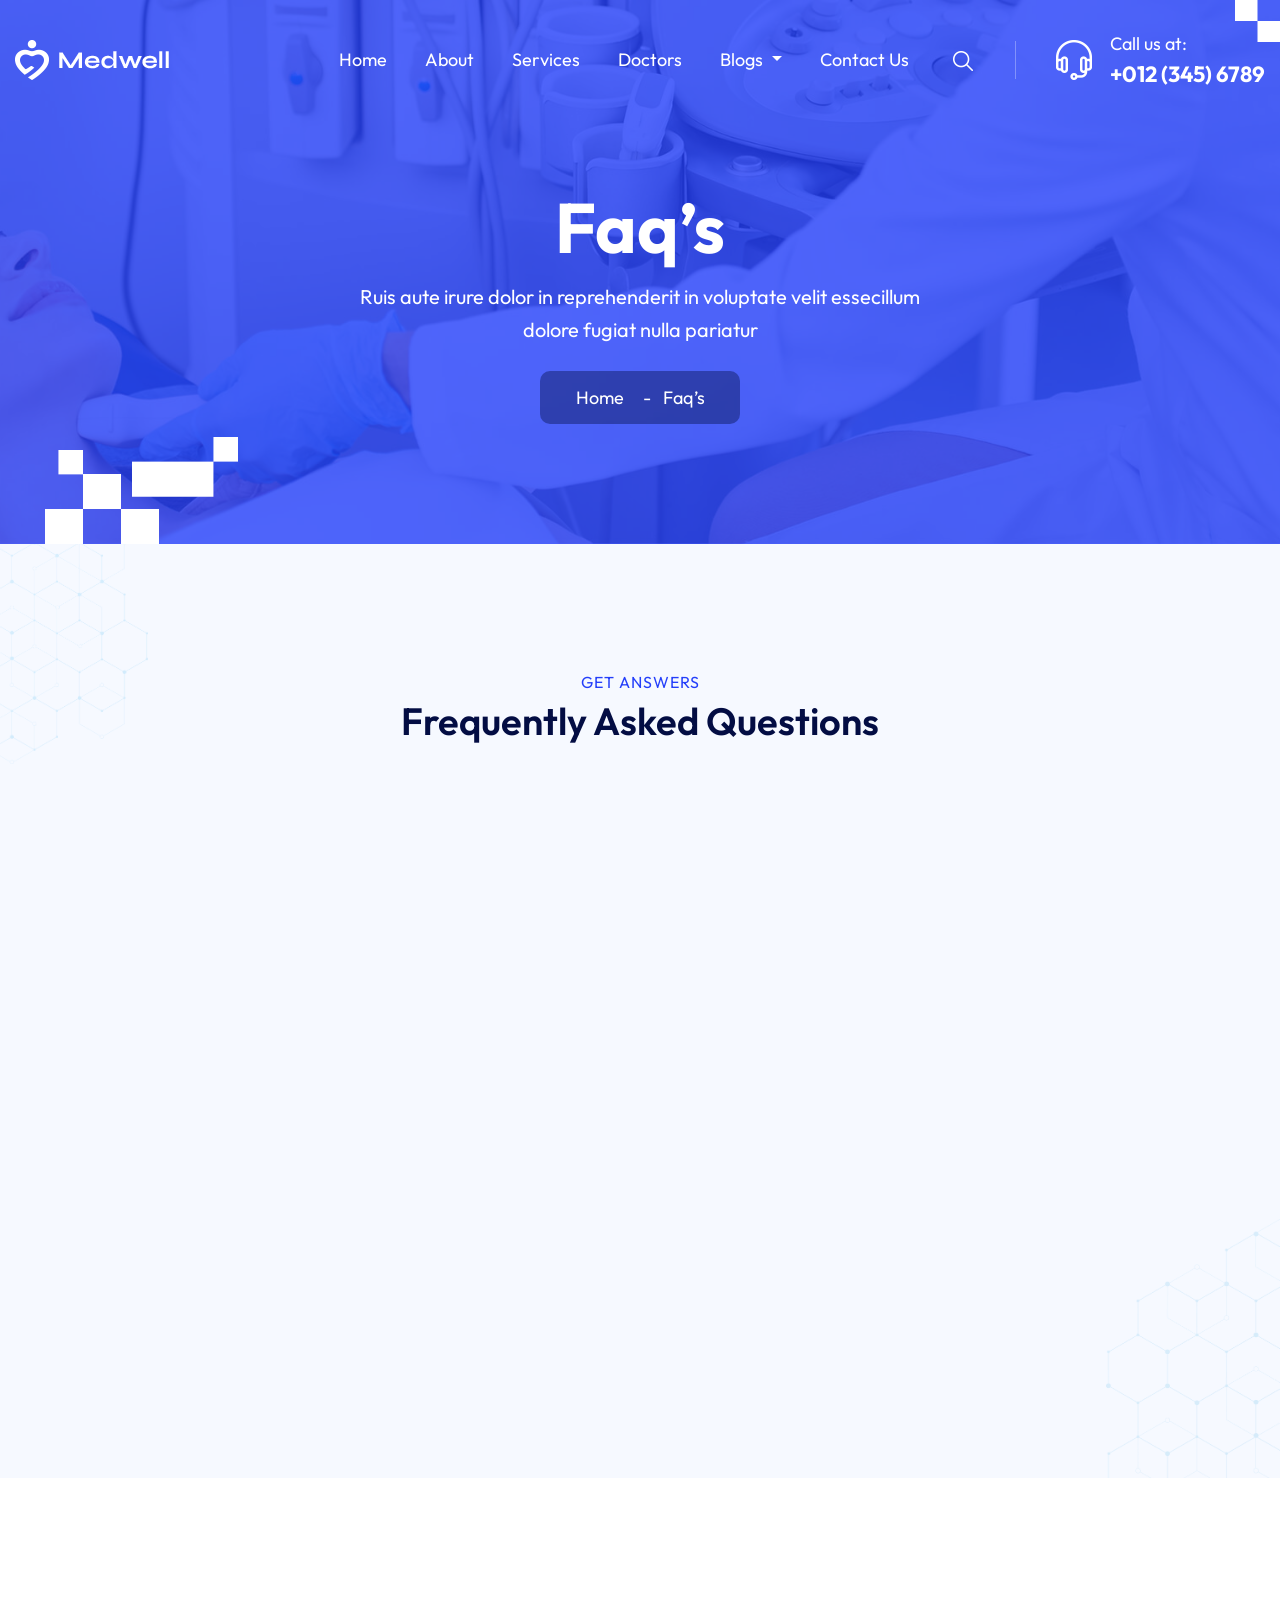
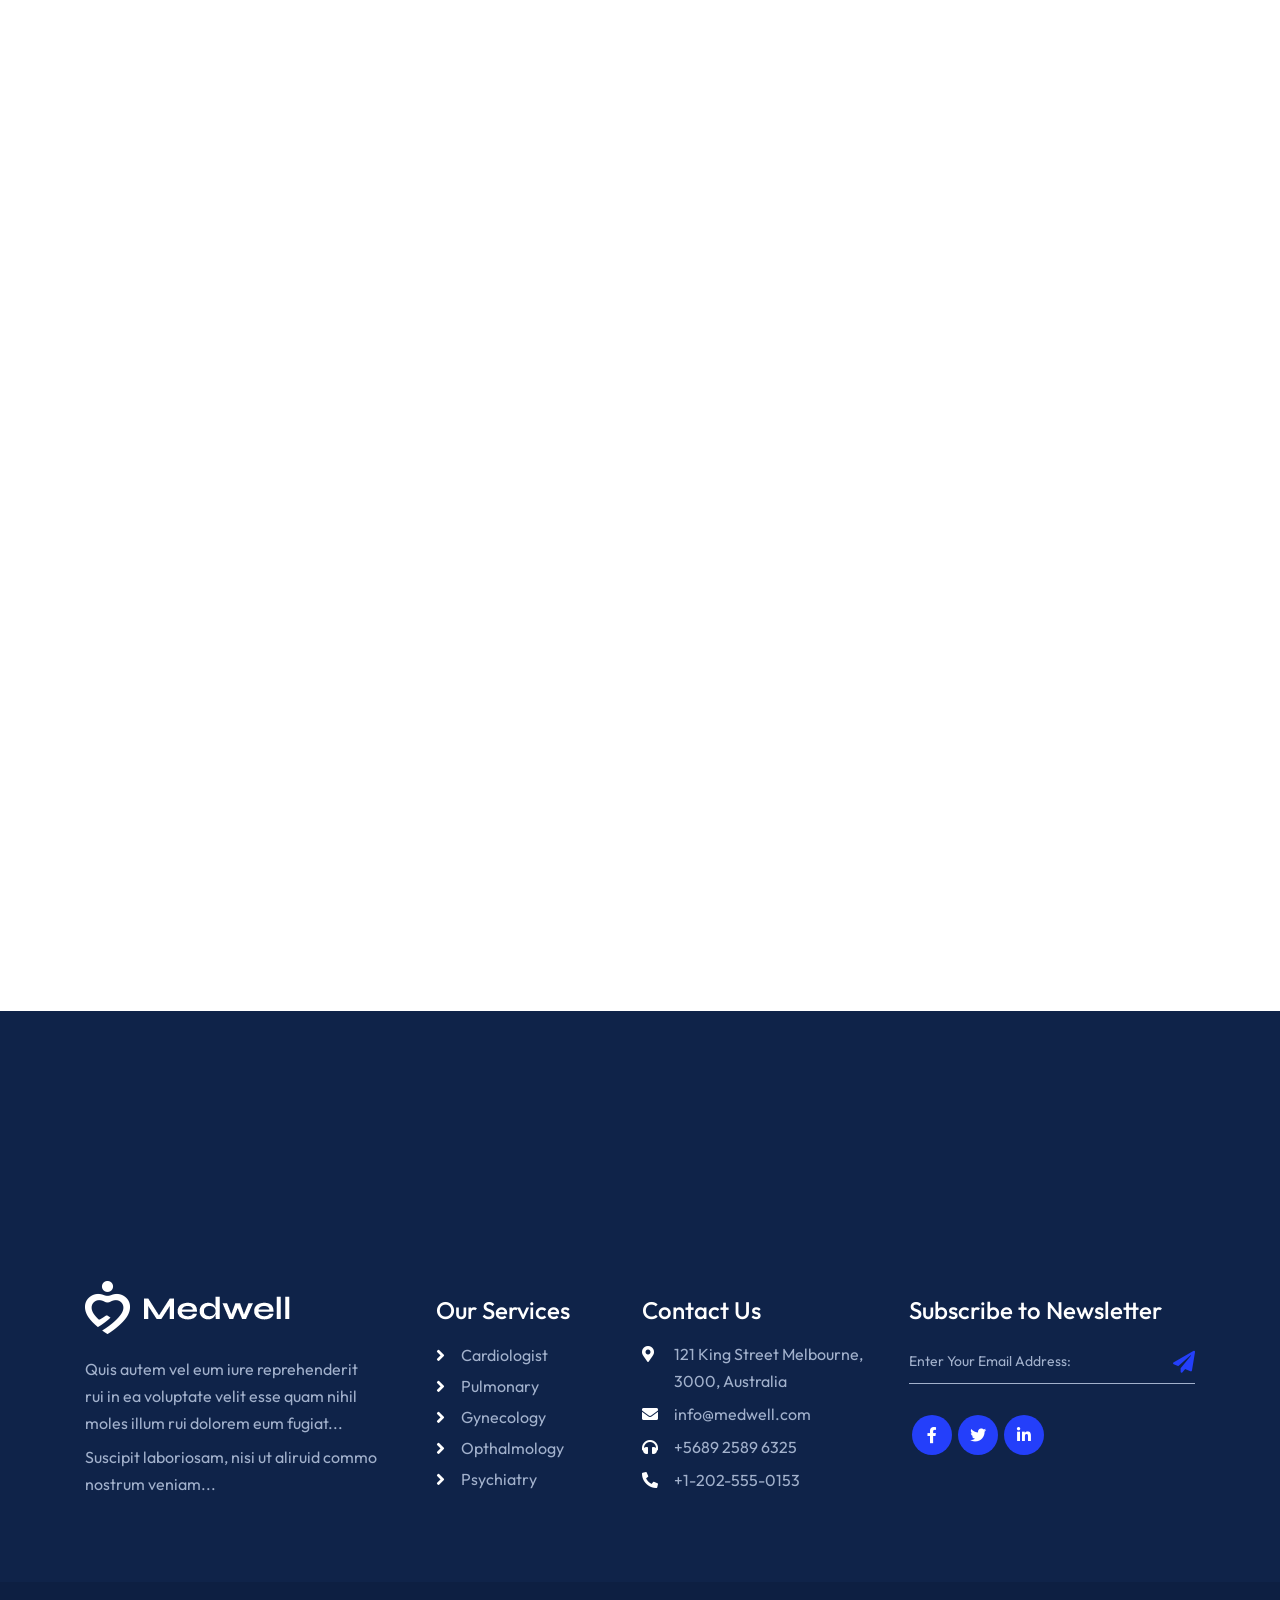
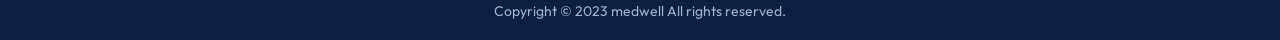
<file: faq.html>
<!DOCTYPE html>
<html lang="zxx">

<head>
    <meta charset="UTF-8">
    <meta name="viewport" content="width=device-width, initial-scale=1.0">
    <meta http-equiv="X-UA-Compatible" content="ie=edge">
    <link rel="stylesheet" href="https://use.fontawesome.com/releases/v5.15.4/css/all.css">
    <title>Medwell | Faq’s</title>
    <link rel="icon" href="assets/images/fav-icon.png">
    <link rel="stylesheet" href="assets/bootstrap/bootstrap.min.css">
    <link rel="stylesheet" href="assets/css/owl.carousel.min.css">
    <link rel="stylesheet" href="assets/css/aos.css">
    <link rel="stylesheet" href="assets/css/superclasses.css">
    <link rel="stylesheet" href="assets/css/custom.css">
    <link rel="stylesheet" href="assets/css/mobile.css">
</head>

<body>
    <!-- Preloader -->
    <div class="loader-mask">
        <div class="loader">
            <div></div>
            <div></div>
        </div>
    </div>
    <!-- Preloader -->
    <!-- HEADER SECTION -->
    <header class="w-100 float-left header-con">
        <div class="wrapper">
            <nav class="navbar navbar-expand-lg navbar-light p-0">
                <a class="navbar-brand" href="index.html">
                    <figure class="mb-0">
                        <img src="assets/images/logo.png" alt="logo">
                    </figure>
                </a>
                <button class="navbar-toggler collapsed" type="button" data-toggle="collapse"
                    data-target="#navbarSupportedContent" aria-controls="navbarSupportedContent" aria-expanded="false"
                    aria-label="Toggle navigation">
                    <span class="navbar-toggler-icon"></span>
                    <span class="navbar-toggler-icon"></span>
                    <span class="navbar-toggler-icon"></span>
                </button>
                <div class="collapse navbar-collapse justify-content-end" id="navbarSupportedContent">
                    <ul class="navbar-nav">
                        <li class="nav-item active">
                            <a class="nav-link p-0" href="index.html">Home</a>
                        </li>
                        <li class="nav-item">
                            <a class="nav-link p-0" href="about-us.html">About</a>
                        </li>
                        <li class="nav-item">
                            <a class="nav-link p-0" href="services.html">Services</a>
                        </li>
                        <li class="nav-item">
                            <a class="nav-link p-0" href="doctors.html">Doctors</a>
                        </li>
                        <li class="nav-item dropdown">
                            <a class="nav-link dropdown-toggle p-0" href="blog.html" id="navbarDropdown3" role="button"
                                data-toggle="dropdown" aria-haspopup="true" aria-expanded="false">
                                Blogs
                            </a>
                            <div class="dropdown-menu" aria-labelledby="navbarDropdown3">
                                <ul class="list-unstyled mb-0">
                                    <li><a class="dropdown-item" href="load-more.html">Load More</a></li>
                                    <li><a class="dropdown-item" href="single-blog.html">Single Blog</a></li>
                                    <li><a class="dropdown-item" href="one-column.html">One Column</a></li>
                                    <li><a class="dropdown-item" href="two-column.html">Two Column</a></li>
                                    <li><a class="dropdown-item" href="three-column.html">Three Column</a></li>
                                    <li><a class="dropdown-item" href="three-column-sidbar.html">Three Column Sidbar</a></li>
                                    <li><a class="dropdown-item" href="four-column.html">Four Column</a></li>
                                    <li><a class="dropdown-item" href="six-column.html">Six Column</a></li>
                                </ul>
                            </div>
                        </li>
                        <li class="nav-item">
                            <a class="nav-link p-0" href="contact.html">Contact Us</a>
                        </li>
                    </ul>
                    <div class="header-contact d-flex align-items-center">
                        <div class="search-field">
                            <a href="#">
                                <img src="assets/images/search-icon.png" alt="search-icon">
                            </a>
                        </div>
                        <div class="phone d-flex align-items-center">
                            <figure class="mb-0">
                                <img src="assets/images/headphone-icon.png" alt="headphone-icon">
                            </figure>
                            <div class="phone-txt">
                                <span class="d-block">Call us at:</span>
                                <a href="tel:+012(345)6789">+012 (345) 6789</a>
                            </div>
                        </div>
                    </div>
                </div>
            </nav>
        </div>
    </header>
    <!-- HEADER SECTION -->
    <!-- BANNER SECTION -->
    <section class="w-100 float-left faq-banner-sec sub-banner-con position-relative">
        <div class="wrapper2">
            <div class="sub-banner-inner-box banner-inner-box position-relative text-center w-100 float-left">
                <h1 data-aos="fade-up" data-aos-duration="700">Faq’s</h1>
                <p data-aos="fade-up" data-aos-duration="700">Ruis aute irure dolor in reprehenderit in voluptate velit
                    essecillum <br>
                    dolore fugiat nulla pariatur</p>
                <nav aria-label="breadcrumb" data-aos="fade-up" data-aos-duration="700">
                    <ol class="breadcrumb d-inline-block mb-0">
                        <li class="breadcrumb-item d-inline-block"><a href="index.html">Home</a></li>
                        <li class="breadcrumb-item active text-white d-inline-block" aria-current="page">Faq’s</li>
                    </ol>
                </nav>
            </div>
        </div>
    </section>
    <!-- BANNER SECTION -->
    <!-- PRICING SECTION -->
    <section class="faq-main-section bg-design w-100 float-left padding-top padding-bottom position-relative">
        <div class="container">
            <div class="generic-title text-center">
                <span class="d-block sub-txt" data-aos="fade-up" data-aos-duration="700">GET ANSWERS</span>
                <h2 data-aos="fade-up" data-aos-duration="700">Frequently Asked Questions</h2>
            </div>
            <div class="faq-inner-section">
                <div id="accordion">
                    <div class="card" data-aos="fade-up" data-aos-duration="700">
                        <div class="card-header" id="headingOne">
                            <h5 class="mb-0">
                                <button class="btn btn-link" data-toggle="collapse" data-target="#collapseOne"
                                    aria-expanded="true" aria-controls="collapseOne">
                                    Duis aute irure dolor in reprehenderit in voluptate velit?
                                </button>
                            </h5>
                        </div>

                        <div id="collapseOne" class="collapse show" aria-labelledby="headingOne"
                            data-parent="#accordion">
                            <div class="card-body">Quia voluptas sit aspernatur aut odit aut fugit, sed quia
                                consequuntur magni
                                eos qui ratione voluptatem sequi nesciunt sint occaecat cupidata.</div>
                        </div>
                    </div>
                    <div class="card" data-aos="fade-up" data-aos-duration="700">
                        <div class="card-header" id="headingTwo">
                            <h5 class="mb-0">
                                <button class="btn btn-link collapsed" data-toggle="collapse" data-target="#collapseTwo"
                                    aria-expanded="false" aria-controls="collapseTwo">
                                    Reprehenderit rui in ea voluptate velit esse ruam molestiae?
                                </button>
                            </h5>
                        </div>
                        <div id="collapseTwo" class="collapse" aria-labelledby="headingTwo" data-parent="#accordion">
                            <div class="card-body">Quia voluptas sit aspernatur aut odit aut fugit, sed quia
                                consequuntur magni
                                eos qui ratione voluptatem sequi nesciunt sint occaecat cupidata.</div>
                        </div>
                    </div>
                    <div class="card" data-aos="fade-up" data-aos-duration="700">
                        <div class="card-header" id="headingThree">
                            <h5 class="mb-0">
                                <button class="btn btn-link collapsed" data-toggle="collapse"
                                    data-target="#collapseThree" aria-expanded="false" aria-controls="collapseThree">
                                    Occaecat cupidatat non proident sunt in cua rui officia deser?
                                </button>
                            </h5>
                        </div>
                        <div id="collapseThree" class="collapse" aria-labelledby="headingThree"
                            data-parent="#accordion">
                            <div class="card-body">Quia voluptas sit aspernatur aut odit aut fugit, sed quia
                                consequuntur magni
                                eos qui ratione voluptatem sequi nesciunt sint occaecat cupidata.</div>
                        </div>
                    </div>
                    <div class="card" data-aos="fade-up" data-aos-duration="700">
                        <div class="card-header" id="headingfour">
                            <h5 class="mb-0">
                                <button class="btn btn-link collapsed" data-toggle="collapse"
                                    data-target="#collapsefour" aria-expanded="false" aria-controls="collapsefour">
                                    Nostrum exercitationem ullam corporis suscipit laborios?
                                </button>
                            </h5>
                        </div>
                        <div id="collapsefour" class="collapse" aria-labelledby="headingfour" data-parent="#accordion">
                            <div class="card-body">Quia voluptas sit aspernatur aut odit aut fugit, sed quia
                                consequuntur magni
                                eos qui ratione voluptatem sequi nesciunt sint occaecat cupidata.</div>
                        </div>
                    </div>
                    <div class="card" data-aos="fade-up" data-aos-duration="700">
                        <div class="card-header" id="headingfive">
                            <h5 class="mb-0">
                                <button class="btn btn-link collapsed" data-toggle="collapse"
                                    data-target="#collapsefive" aria-expanded="false" aria-controls="collapsefive">
                                    Blanditiis praesentium voluptatum deleniti aue corru?
                                </button>
                            </h5>
                        </div>
                        <div id="collapsefive" class="collapse" aria-labelledby="headingfive" data-parent="#accordion">
                            <div class="card-body">Quia voluptas sit aspernatur aut odit aut fugit, sed quia
                                consequuntur magni
                                eos qui ratione voluptatem sequi nesciunt sint occaecat cupidata.</div>
                        </div>
                    </div>
                </div>
            </div>
        </div>
    </section>
    <!-- PRICING SECTION -->
    <!-- BLOG SECTION -->
    <section class="blogs-section w-100 float-left padding-top padding-bottom">
        <div class="container">
            <div class="generic-title text-center">
                <span class="sub-txt d-block" data-aos="fade-up" data-aos-duration="700">ARTICLES & TIPS</span>
                <h2 data-aos="fade-up" data-aos-duration="700">Latest News & Blogs</h2>
            </div>
            <div class="blogs-inner-con" data-aos="fade-up" data-aos-duration="700">
                <div id="owl-carouseltwo" class="owl-carousel owl-theme">
                    <div class="item">
                        <div class="blog-box">
                            <div class="blog-first-img blog-img-box"></div>
                            <div class="blog-details">
                                <span class="d-block"><i class="fas fa-calendar-alt"></i> Mar 20, 2021</span>
                                <h4><a href="single-blog.html">Get the Home care and
                                        nursing service</a></h4>
                                <p>Debitis aut rerum nec sitatoe
                                    bus saerue eveniet...</p>
                                <a href="single-blog.html">Read More <i class="fas fa-angle-right"></i></a>
                            </div>
                        </div>
                    </div>
                    <div class="item">
                        <div class="blog-box">
                            <div class="blog-second-img blog-img-box"></div>
                            <div class="blog-details">
                                <span class="d-block"><i class="fas fa-calendar-alt"></i> Feb 14, 2022</span>
                                <h4><a href="single-blog.html">Effective Ways to
                                        Manage Hypertension</a></h4>
                                <p>Debitis aut rerum nec sitatoe
                                    bus saerue eveniet...</p>
                                <a href="single-blog.html">Read More <i class="fas fa-angle-right"></i></a>
                            </div>
                        </div>
                    </div>
                    <div class="item">
                        <div class="blog-box">
                            <div class="blog-third-img blog-img-box"></div>
                            <div class="blog-details">
                                <span class="d-block"><i class="fas fa-calendar-alt"></i> Jun 07, 2022</span>
                                <h4><a href="single-blog.html">Dental or Implant.
                                        What is the Best?</a></h4>
                                <p>Debitis aut rerum nec sitatoe
                                    bus saerue eveniet...</p>
                                <a href="single-blog.html">Read More <i class="fas fa-angle-right"></i></a>
                            </div>
                        </div>
                    </div>
                    <div class="item">
                        <div class="blog-box">
                            <div class="blog-first-img blog-img-box"></div>
                            <div class="blog-details">
                                <span class="d-block"><i class="fas fa-calendar-alt"></i> Mar 20, 2021</span>
                                <h4><a href="single-blog.html">Get the Home care and
                                        nursing service</a></h4>
                                <p>Debitis aut rerum nec sitatoe
                                    bus saerue eveniet...</p>
                                <a href="single-blog.html">Read More <i class="fas fa-angle-right"></i></a>
                            </div>
                        </div>
                    </div>
                    <div class="item">
                        <div class="blog-box">
                            <div class="blog-second-img blog-img-box"></div>
                            <div class="blog-details">
                                <span class="d-block"><i class="fas fa-calendar-alt"></i> Feb 14, 2022</span>
                                <h4><a href="single-blog.html">Effective Ways to
                                        Manage Hypertension</a></h4>
                                <p>Debitis aut rerum nec sitatoe
                                    bus saerue eveniet...</p>
                                <a href="single-blog.html">Read More <i class="fas fa-angle-right"></i></a>
                            </div>
                        </div>
                    </div>
                    <div class="item">
                        <div class="blog-box">
                            <div class="blog-third-img blog-img-box"></div>
                            <div class="blog-details">
                                <span class="d-block"><i class="fas fa-calendar-alt"></i> Jun 07, 2022</span>
                                <h4><a href="single-blog.html">Dental or Implant.
                                        What is the Best?</a></h4>
                                <p>Debitis aut rerum nec sitatoe
                                    bus saerue eveniet...</p>
                                <a href="single-blog.html">Read More <i class="fas fa-angle-right"></i></a>
                            </div>
                        </div>
                    </div>
                    <div class="item">
                        <div class="blog-box">
                            <div class="blog-first-img blog-img-box"></div>
                            <div class="blog-details">
                                <span class="d-block"><i class="fas fa-calendar-alt"></i> Mar 20, 2021</span>
                                <h4><a href="single-blog.html">Get the Home care and
                                        nursing service</a></h4>
                                <p>Debitis aut rerum nec sitatoe
                                    bus saerue eveniet...</p>
                                <a href="single-blog.html">Read More <i class="fas fa-angle-right"></i></a>
                            </div>
                        </div>
                    </div>
                    <div class="item">
                        <div class="blog-box">
                            <div class="blog-second-img blog-img-box"></div>
                            <div class="blog-details">
                                <span class="d-block"><i class="fas fa-calendar-alt"></i> Feb 14, 2022</span>
                                <h4><a href="single-blog.html">Effective Ways to
                                        Manage Hypertension</a></h4>
                                <p>Debitis aut rerum nec sitatoe
                                    bus saerue eveniet...</p>
                                <a href="single-blog.html">Read More <i class="fas fa-angle-right"></i></a>
                            </div>
                        </div>
                    </div>
                    <div class="item">
                        <div class="blog-box">
                            <div class="blog-third-img blog-img-box"></div>
                            <div class="blog-details">
                                <span class="d-block"><i class="fas fa-calendar-alt"></i> Jun 07, 2022</span>
                                <h4><a href="single-blog.html">Dental or Implant.
                                        What is the Best?</a></h4>
                                <p>Debitis aut rerum nec sitatoe
                                    bus saerue eveniet...</p>
                                <a href="single-blog.html">Read More <i class="fas fa-angle-right"></i></a>
                            </div>
                        </div>
                    </div>
                </div>
            </div>
        </div>
    </section>
    <!-- BLOG SECTION -->
    <!-- GET IN TOUCH SECTION -->
    <section class="get-in-touch-section w-100 float-left">
        <div class="container">
            <div class="contact-section" data-aos="fade-up" data-aos-duration="700">
                <div class="doctor-img-con"></div>
                <div class="contact-txt-con">
                    <div class="generic-title mb-0">
                        <span class="sub-txt d-block">GET IN TOUCH</span>
                        <h2>Provide The Best Medical
                            Service for You!</h2>
                    </div>
                    <div class="submit-btn">
                        <a href="contact.html">Book an Appointment</a>
                        <a href="contact.html">
                            <figure class="mb-0">
                                <img src="assets/images/top-arrow.png" alt="top-arrow">
                            </figure>
                        </a>
                    </div>
                </div>
            </div>
        </div>
    </section>
    <!-- GET IN TOUCH SECTION -->
    <!-- FOOTER SECTION -->
    <section class="footer-main-section w-100 float-left">
        <div class="container">
            <div class="footer-inner-con">
                <div class="footer-box footer-logo-box">
                    <figure>
                        <img src="assets/images/footer-logo.png" alt="footer-logo">
                    </figure>
                    <p>Quis autem vel eum iure reprehenderit rui
                        in ea voluptate velit esse quam nihil moles
                        illum rui dolorem eum fugiat...</p>
                    <p class="mb-0">Suscipit laboriosam, nisi ut aliruid commo
                        nostrum veniam...</p>
                </div>
                <div class="footer-box footer-pages-links">
                    <h4>Our Services</h4>
                    <ul class="list-unstyled mb-0">
                        <li><i class="fas fa-angle-right"></i><a href="services.html">Cardiologist</a></li>
                        <li><i class="fas fa-angle-right"></i><a href="services.html">Pulmonary</a></li>
                        <li><i class="fas fa-angle-right"></i><a href="services.html">Gynecology</a></li>
                        <li><i class="fas fa-angle-right"></i><a href="services.html">Opthalmology</a></li>
                        <li><i class="fas fa-angle-right"></i><a href="services.html">Psychiatry</a></li>
                    </ul>
                </div>
                <div class="footer-box contact-details-box">
                    <h4>Contact Us</h4>
                    <ul class="list-unstyled mb-0">
                        <li><i class="fas fa-map-marker-alt"></i> 121 King Street Melbourne,
                            3000, Australia</li>
                        <li><i class="fas fa-envelope"></i> <a href="mailto:info@medwell.com">info@medwell.com</a></li>
                        <li><i class="fas fa-headphones"></i> <a href="tel:+568925896325">+5689 2589 6325</a></li>
                        <li><i class="fas fa-phone-alt"></i> <a href="tel:+12025550153">+1-202-555-0153</a></li>
                    </ul>
                </div>
                <div class="footer-box footer-newsletter">
                    <h4>Subscribe to Newsletter</h4>
                    <ul class="list-unstyled">
                        <li>
                            <input type="email" placeholder="Enter Your Email Address:">
                            <button type="submit"><i class="fas fa-paper-plane"></i></button>
                        </li>
                    </ul>
                    <div class="social-links">
                        <ul class="list-unstyled mb-0 d-flex">
                            <li class="d-flex justify-content-center align-items-center mb-0"><a
                                    href="https://www.facebook.com/login/"><i class="fab fa-facebook-f"></i></a></li>
                            <li class="d-flex justify-content-center align-items-center mb-0"><a
                                    href="https://twitter.com/i/flow/login?input_flow_data=%7B%22requested_variant%22%3A%22eyJsYW5nIjoiZW4ifQ%3D%3D%22%7D"><i
                                        class="fab fa-twitter"></i></a></li>
                            <li class="d-flex justify-content-center align-items-center mb-0"><a
                                    href="https://www.linkedin.com/login"><i class="fab fa-linkedin-in"></i></a></li>
                        </ul>
                    </div>
                </div>
            </div>
        </div>
    </section>
    <div class="copyright-con w-100 float-left text-center">
        <p class="mb-0">Copyright © 2023 medwell All rights reserved.</p>
    </div>
    <a id="button"></a>
    <!-- FOOTER SECTION -->

    <script src="assets/js/jquery-3.6.0.min.js"></script>
    <script src="assets/js/popper.min.js"></script>
    <script src="assets/js/bootstrap.min.js"></script>
    <script src="assets/js/owl.carousel.js"></script>
    <script src="assets/js/aos.js"></script>
    <script>
        $(window).on('load', function(){ 
        // Preloader
        $('.loader').fadeOut();
        $('.loader-mask').delay(350).fadeOut('slow');
        });
    </script>
    <script>
        var btn = $('#button');
         
         $(window).scroll(function() {
           if ($(window).scrollTop() > 300) {
           btn.addClass('show');
         }
          else {
           btn.removeClass('show');
         }
         });
         btn.on('click', function(e) {
         e.preventDefault();
         $('html, body').animate({scrollTop:0}, '300');
       });
    </script>
    <script>
        AOS.init();
    </script>
    <script>
        $('#owl-carouselone').owlCarousel({
            loop: true,
            margin: 10,
            nav: true,
            autoplay: true,
            autoplayTimeout: 10000,
            autoplayHoverPause: true,
            responsive: {
                0: {
                    items: 1
                },
                600: {
                    items: 2
                },
                1000: {
                    items: 3
                }
            }
        })
        $('#owl-carouseltwo').owlCarousel({
            loop: true,
            margin: 30,
            nav: true,
            autoplay: true,
            autoplayTimeout: 10000,
            autoplayHoverPause: true,
            responsive: {
                0: {
                    items: 1
                },
                600: {
                    items: 2
                },
                1000: {
                    items: 3
                }
            }
        })
    </script>
    <script>
        AOS.init();
        function lightbox_open() {
            var lightBoxVideo = document.getElementById("VisaChipCardVideo");
            //   window.scrollTo(0, 0);
            document.getElementById('light').style.display = 'block';
            document.getElementById('fade1').style.display = 'block';
            lightBoxVideo.play();
        }

        function lightbox_close() {
            var lightBoxVideo = document.getElementById("VisaChipCardVideo");
            document.getElementById('light').style.display = 'none';
            document.getElementById('fade1').style.display = 'none';
            lightBoxVideo.pause();
        }
    </script>
    <script>
        $(document).ready(function () {

            var counters = $(".count");
            var countersQuantity = counters.length;
            var counter = [];

            for (i = 0; i < countersQuantity; i++) {
                counter[i] = parseInt(counters[i].innerHTML);
            }

            var count = function (start, value, id) {
                var localStart = start;
                setInterval(function () {
                    if (localStart < value) {
                        localStart++;
                        counters[id].innerHTML = localStart;
                    }
                }, 40);
            }

            for (j = 0; j < countersQuantity; j++) {
                count(0, counter[j], j);
            }
        });



        $('.count').each(function () {
            $(this).prop('Counter', 0).animate({
                Counter: $(this).text()
            }, {
                duration: 3300,
                easing: 'swing',
                step: function (now) {
                    $(this).text(Math.ceil(now));
                }
            });
        });
    </script>
</body>

</html>
</file>
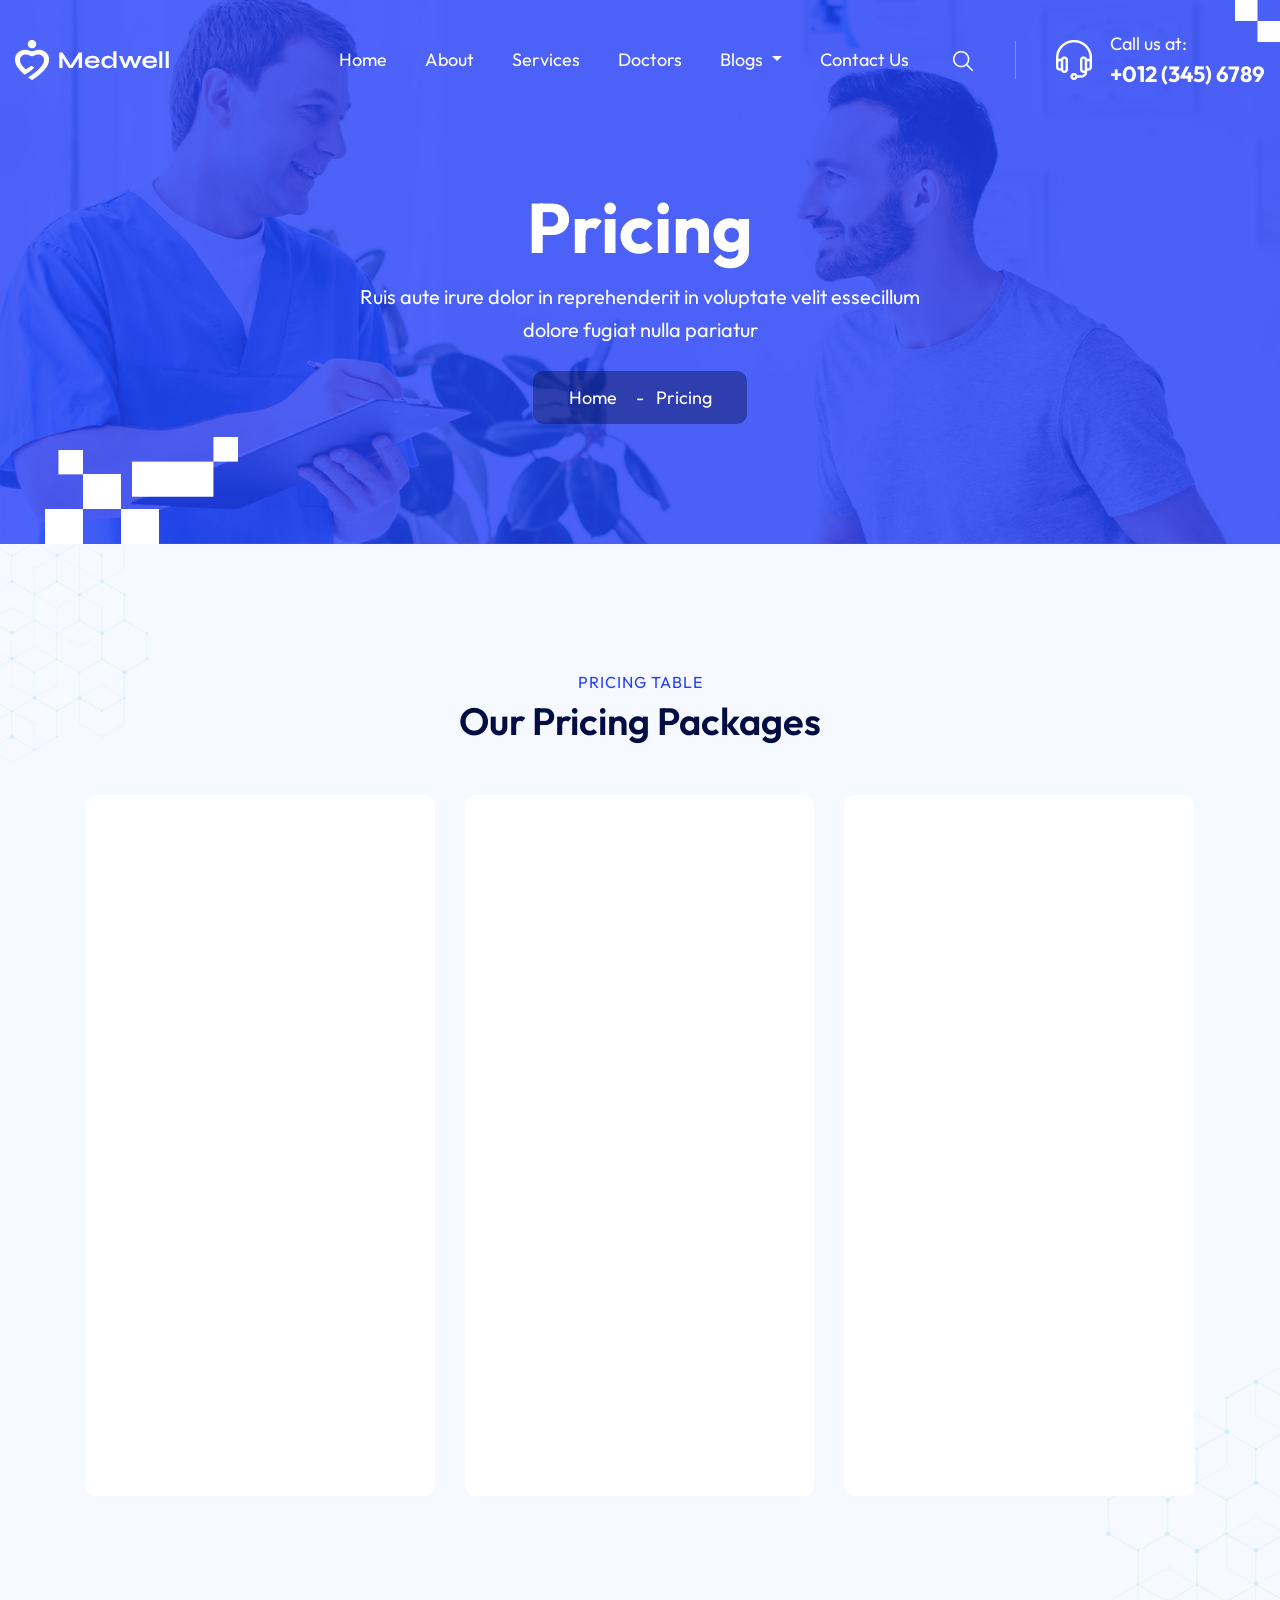
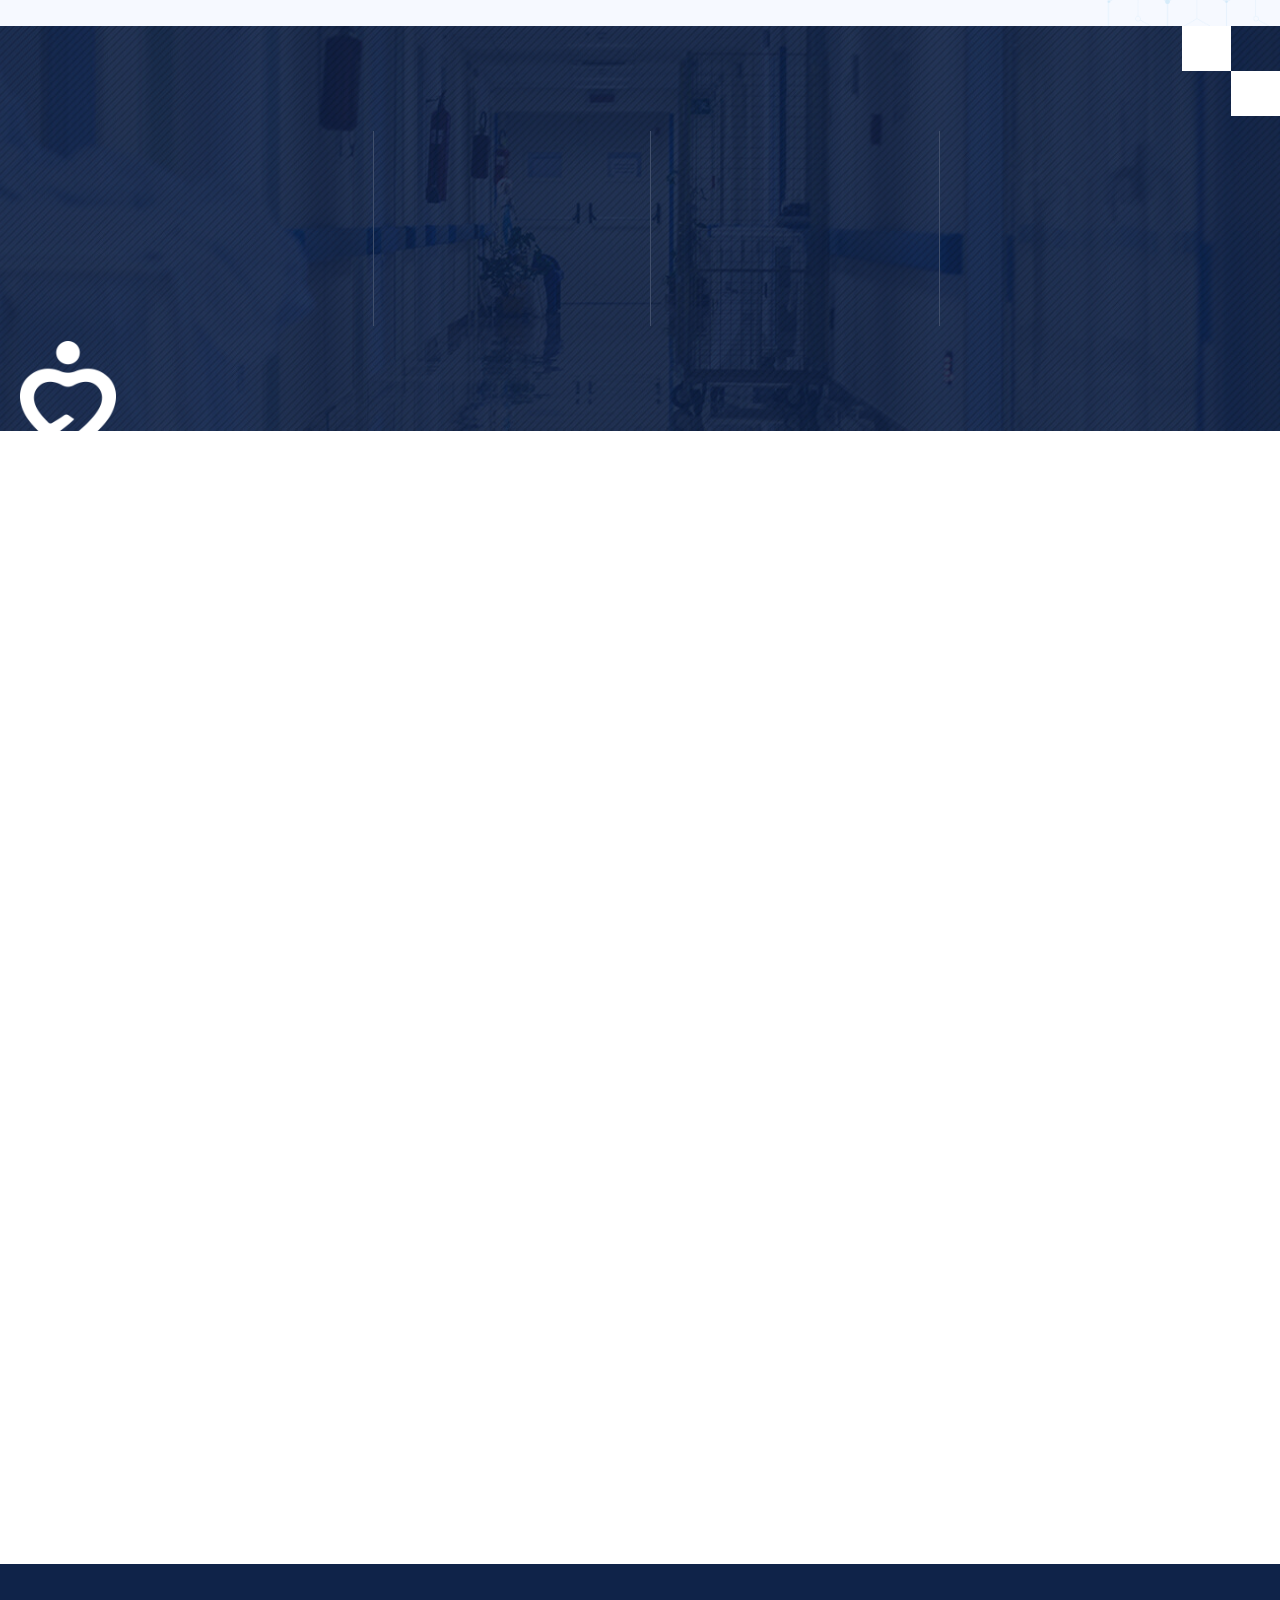
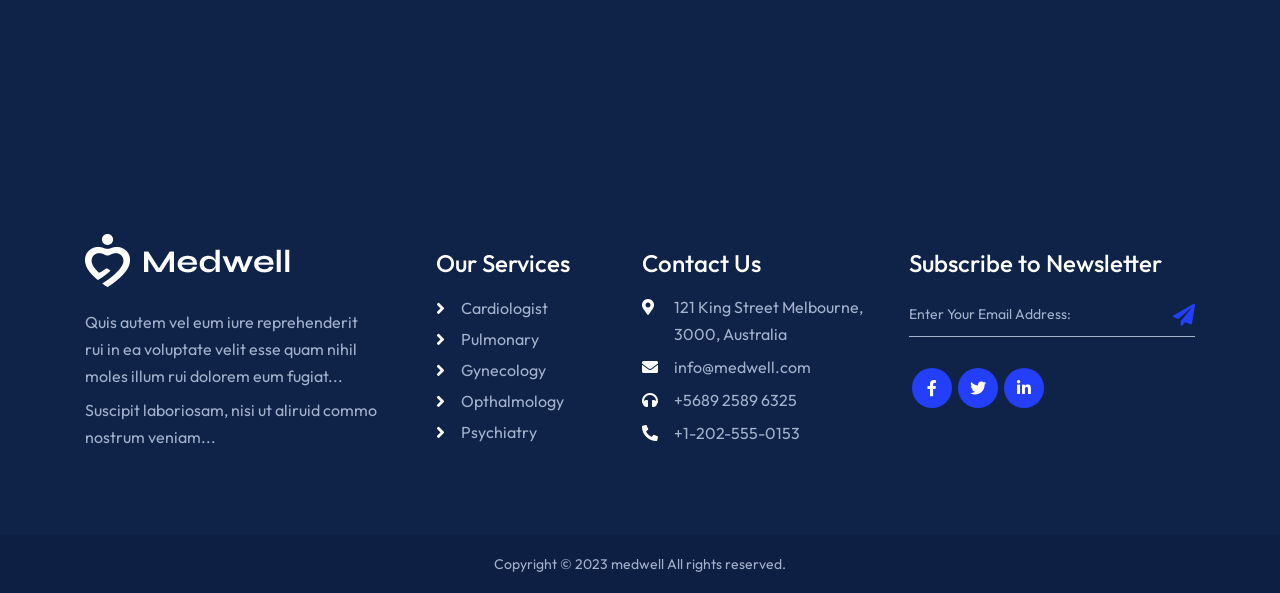
<file: pricing.html>
<!DOCTYPE html>
<html lang="zxx">

<head>
    <meta charset="UTF-8">
    <meta name="viewport" content="width=device-width, initial-scale=1.0">
    <meta http-equiv="X-UA-Compatible" content="ie=edge">
    <link rel="stylesheet" href="https://use.fontawesome.com/releases/v5.15.4/css/all.css">
    <title>Medwell | Pricing</title>
    <link rel="icon" href="assets/images/fav-icon.png">
    <link rel="stylesheet" href="assets/bootstrap/bootstrap.min.css">
    <link rel="stylesheet" href="assets/css/owl.carousel.min.css">
    <link rel="stylesheet" href="assets/css/aos.css">
    <link rel="stylesheet" href="assets/css/superclasses.css">
    <link rel="stylesheet" href="assets/css/custom.css">
    <link rel="stylesheet" href="assets/css/mobile.css">
</head>

<body>
    <!-- Preloader -->
    <div class="loader-mask">
        <div class="loader">
            <div></div>
            <div></div>
        </div>
    </div>
    <!-- Preloader -->
    <!-- HEADER SECTION -->
    <header class="w-100 float-left header-con">
        <div class="wrapper">
            <nav class="navbar navbar-expand-lg navbar-light p-0">
                <a class="navbar-brand" href="index.html">
                    <figure class="mb-0">
                        <img src="assets/images/logo.png" alt="logo">
                    </figure>
                </a>
                <button class="navbar-toggler collapsed" type="button" data-toggle="collapse"
                    data-target="#navbarSupportedContent" aria-controls="navbarSupportedContent" aria-expanded="false"
                    aria-label="Toggle navigation">
                    <span class="navbar-toggler-icon"></span>
                    <span class="navbar-toggler-icon"></span>
                    <span class="navbar-toggler-icon"></span>
                </button>
                <div class="collapse navbar-collapse justify-content-end" id="navbarSupportedContent">
                    <ul class="navbar-nav">
                        <li class="nav-item active">
                            <a class="nav-link p-0" href="index.html">Home</a>
                        </li>
                        <li class="nav-item">
                            <a class="nav-link p-0" href="about-us.html">About</a>
                        </li>
                        <li class="nav-item">
                            <a class="nav-link p-0" href="services.html">Services</a>
                        </li>
                        <li class="nav-item">
                            <a class="nav-link p-0" href="doctors.html">Doctors</a>
                        </li>
                        <li class="nav-item dropdown">
                            <a class="nav-link dropdown-toggle p-0" href="blog.html" id="navbarDropdown3" role="button"
                                data-toggle="dropdown" aria-haspopup="true" aria-expanded="false">
                                Blogs
                            </a>
                            <div class="dropdown-menu" aria-labelledby="navbarDropdown3">
                                <ul class="list-unstyled mb-0">
                                    <li><a class="dropdown-item" href="load-more.html">Load More</a></li>
                                    <li><a class="dropdown-item" href="single-blog.html">Single Blog</a></li>
                                    <li><a class="dropdown-item" href="one-column.html">One Column</a></li>
                                    <li><a class="dropdown-item" href="two-column.html">Two Column</a></li>
                                    <li><a class="dropdown-item" href="three-column.html">Three Column</a></li>
                                    <li><a class="dropdown-item" href="three-column-sidbar.html">Three Column Sidbar</a>
                                    </li>
                                    <li><a class="dropdown-item" href="four-column.html">Four Column</a></li>
                                    <li><a class="dropdown-item" href="six-column.html">Six Column</a></li>
                                </ul>
                            </div>
                        </li>
                        <li class="nav-item">
                            <a class="nav-link p-0" href="contact.html">Contact Us</a>
                        </li>
                    </ul>
                    <div class="header-contact d-flex align-items-center">
                        <div class="search-field">
                            <a href="#">
                                <img src="assets/images/search-icon.png" alt="search-icon">
                            </a>
                        </div>
                        <div class="phone d-flex align-items-center">
                            <figure class="mb-0">
                                <img src="assets/images/headphone-icon.png" alt="headphone-icon">
                            </figure>
                            <div class="phone-txt">
                                <span class="d-block">Call us at:</span>
                                <a href="tel:+012(345)6789">+012 (345) 6789</a>
                            </div>
                        </div>
                    </div>
                </div>
            </nav>
        </div>
    </header>
    <!-- HEADER SECTION -->
    <!-- BANNER SECTION -->
    <section class="w-100 float-left pricing-banner-sec sub-banner-con position-relative">
        <div class="wrapper2">
            <div class="sub-banner-inner-box banner-inner-box position-relative text-center w-100 float-left">
                <h1 data-aos="fade-up" data-aos-duration="700">Pricing</h1>
                <p data-aos="fade-up" data-aos-duration="700">Ruis aute irure dolor in reprehenderit in voluptate velit
                    essecillum <br>
                    dolore fugiat nulla pariatur</p>
                <nav aria-label="breadcrumb" data-aos="fade-up" data-aos-duration="700">
                    <ol class="breadcrumb d-inline-block mb-0">
                        <li class="breadcrumb-item d-inline-block"><a href="index.html">Home</a></li>
                        <li class="breadcrumb-item active text-white d-inline-block" aria-current="page">Pricing</li>
                    </ol>
                </nav>
            </div>
        </div>
    </section>
    <!-- BANNER SECTION -->
    <!-- PRICING SECTION -->
    <section class="plan-main-section bg-design w-100 float-left padding-top padding-bottom">
        <div class="container">
            <div class="generic-title text-center">
                <span class="d-block sub-txt" data-aos="fade-up" data-aos-duration="700">PRICING TABLE</span>
                <h2 data-aos="fade-up" data-aos-duration="700">Our Pricing Packages</h2>
            </div>
            <div class="plan-boxes-section">
                <div class="plan-box">
                    <figure data-aos="fade-up" data-aos-duration="700">
                        <img src="assets/images/regular-plan-img.png" alt="regular-plan-img">
                    </figure>
                    <h5 data-aos="fade-up" data-aos-duration="700">Regular Plan</h5>
                    <div class="price" data-aos="fade-up" data-aos-duration="700">
                        <span class="dollar-sign">$</span>
                        28.5
                        <span class="monthly-txt">/Month</span>
                    </div>
                    <p data-aos="fade-up" data-aos-duration="700">Sed ut persp iciatis unde omnis natus
                        raem accustium dolorem.</p>
                    <div class="generic-list">
                        <ul class="list-unstyled mb-0">
                            <li data-aos="fade-up" data-aos-duration="700">Neurology Care</li>
                            <li data-aos="fade-up" data-aos-duration="700">Medical Care</li>
                            <li data-aos="fade-up" data-aos-duration="700">Child & Old Care</li>
                            <li data-aos="fade-up" data-aos-duration="700">Dental Care</li>
                            <li data-aos="fade-up" data-aos-duration="700">On-Time Delivery</li>
                        </ul>
                    </div>
                    <div class="generic-btn" data-aos="fade-up" data-aos-duration="700">
                        <a href="about-us.html">
                            Choose Plan
                        </a>
                        <a href="about-us.html">
                            <figure class="mb-0">
                                <img src="assets/images/long-arrow.png" alt="long-arrow">
                            </figure>
                        </a>
                    </div>
                </div>
                <div class="plan-box">
                    <figure data-aos="fade-up" data-aos-duration="700">
                        <img src="assets/images/business-plan-img.png" alt="business-plan-img">
                    </figure>
                    <h5 data-aos="fade-up" data-aos-duration="700">Business Plan</h5>
                    <div class="price" data-aos="fade-up" data-aos-duration="700">
                        <span class="dollar-sign">$</span>
                        39.8
                        <span class="monthly-txt">/Month</span>
                    </div>
                    <p data-aos="fade-up" data-aos-duration="700">Sed ut persp iciatis unde omnis natus
                        raem accustium dolorem.</p>
                    <div class="generic-list">
                        <ul class="list-unstyled mb-0">
                            <li data-aos="fade-up" data-aos-duration="700">Neurology Care</li>
                            <li data-aos="fade-up" data-aos-duration="700">Medical Care</li>
                            <li data-aos="fade-up" data-aos-duration="700">Child & Old Care</li>
                            <li data-aos="fade-up" data-aos-duration="700">Dental Care</li>
                            <li data-aos="fade-up" data-aos-duration="700">On-Time Delivery</li>
                        </ul>
                    </div>
                    <div class="generic-btn" data-aos="fade-up" data-aos-duration="700">
                        <a href="about-us.html">
                            Choose Plan
                        </a>
                        <a href="about-us.html">
                            <figure class="mb-0">
                                <img src="assets/images/long-arrow.png" alt="long-arrow">
                            </figure>
                        </a>
                    </div>
                </div>
                <div class="plan-box">
                    <figure data-aos="fade-up" data-aos-duration="700">
                        <img src="assets/images/exclusive-plan-img.png" alt="exclusive-plan-img">
                    </figure>
                    <h5 data-aos="fade-up" data-aos-duration="700">Exclusive Plan</h5>
                    <div class="price" data-aos="fade-up" data-aos-duration="700">
                        <span class="dollar-sign">$</span>
                        64.2
                        <span class="monthly-txt">/Month</span>
                    </div>
                    <p data-aos="fade-up" data-aos-duration="700">Sed ut persp iciatis unde omnis natus
                        raem accustium dolorem.</p>
                    <div class="generic-list">
                        <ul class="list-unstyled mb-0">
                            <li data-aos="fade-up" data-aos-duration="700">Neurology Care</li>
                            <li data-aos="fade-up" data-aos-duration="700">Medical Care</li>
                            <li data-aos="fade-up" data-aos-duration="700">Child & Old Care</li>
                            <li data-aos="fade-up" data-aos-duration="700">Dental Care</li>
                            <li data-aos="fade-up" data-aos-duration="700">On-Time Delivery</li>
                        </ul>
                    </div>
                    <div class="generic-btn" data-aos="fade-up" data-aos-duration="700">
                        <a href="about-us.html">
                            Choose Plan
                        </a>
                        <a href="about-us.html">
                            <figure class="mb-0">
                                <img src="assets/images/long-arrow.png" alt="long-arrow">
                            </figure>
                        </a>
                    </div>
                </div>
            </div>
        </div>
    </section>
    <!-- PRICING SECTION -->
    <!-- COUNTER SECTION -->
    <div class="counter-section w-100 float-left">
        <div class="container">
            <div class="counter-inner-sec">
                <ul class="list-unstyled mb-0">
                    <li>
                        <figure data-aos="fade-up" data-aos-duration="700">
                            <img src="assets/images/counter-img1.png" alt="counter-img1">
                        </figure>
                        <div class="counter-box position-relative" data-aos="fade-up" data-aos-duration="700">
                            <div class="count d-inline-block">3859</div>
                            <div class="plus d-inline-block"><span>+</span></div>
                        </div>
                        <span class="d-block client-status" data-aos="fade-up" data-aos-duration="700">Professional
                            Doctors</span>
                    </li>
                    <li>
                        <figure data-aos="fade-up" data-aos-duration="700">
                            <img src="assets/images/counter-img2.png" alt="counter-img2">
                        </figure>
                        <div class="counter-box position-relative" data-aos="fade-up" data-aos-duration="700">
                            <div class="count d-inline-block">8596</div>
                            <div class="plus d-inline-block"><span></span></div>
                        </div>
                        <span class="d-block client-status" data-aos="fade-up" data-aos-duration="700">Globally
                            Hospitals</span>
                    </li>
                    <li>
                        <figure data-aos="fade-up" data-aos-duration="700">
                            <img src="assets/images/counter-img3.png" alt="counter-img3">
                        </figure>
                        <div class="counter-box position-relative" data-aos="fade-up" data-aos-duration="700">
                            <div class="count d-inline-block">42</div>
                            <div class="plus d-inline-block"><span>+</span></div>
                        </div>
                        <span class="d-block client-status" data-aos="fade-up" data-aos-duration="700">Years of
                            Expereince</span>
                    </li>
                    <li>
                        <figure data-aos="fade-up" data-aos-duration="700">
                            <img src="assets/images/counter-img4.png" alt="counter-img4">
                        </figure>
                        <div class="counter-box position-relative" data-aos="fade-up" data-aos-duration="700">
                            <div class="count d-inline-block">852</div>
                            <div class="plus d-inline-block"><span>+</span></div>
                        </div>
                        <span class="d-block client-status" data-aos="fade-up" data-aos-duration="700">Successful
                            Operations</span>
                    </li>
                </ul>
            </div>
        </div>
    </div>
    <!-- COUNTER SECTION -->
    <!-- BLOG SECTION -->
    <section class="blogs-section w-100 float-left padding-top padding-bottom">
        <div class="container">
            <div class="generic-title text-center">
                <span class="sub-txt d-block" data-aos="fade-up" data-aos-duration="700">ARTICLES & TIPS</span>
                <h2 data-aos="fade-up" data-aos-duration="700">Latest News & Blogs</h2>
            </div>
            <div class="blogs-inner-con" data-aos="fade-up" data-aos-duration="700">
                <div id="owl-carouseltwo" class="owl-carousel owl-theme">
                    <div class="item">
                        <div class="blog-box">
                            <div class="blog-first-img blog-img-box"></div>
                            <div class="blog-details">
                                <span class="d-block"><i class="fas fa-calendar-alt"></i> Mar 20, 2021</span>
                                <h4><a href="single-blog.html">Get the Home care and
                                        nursing service</a></h4>
                                <p>Debitis aut rerum nec sitatoe
                                    bus saerue eveniet...</p>
                                <a href="single-blog.html">Read More <i class="fas fa-angle-right"></i></a>
                            </div>
                        </div>
                    </div>
                    <div class="item">
                        <div class="blog-box">
                            <div class="blog-second-img blog-img-box"></div>
                            <div class="blog-details">
                                <span class="d-block"><i class="fas fa-calendar-alt"></i> Feb 14, 2022</span>
                                <h4><a href="single-blog.html">Effective Ways to
                                        Manage Hypertension</a></h4>
                                <p>Debitis aut rerum nec sitatoe
                                    bus saerue eveniet...</p>
                                <a href="single-blog.html">Read More <i class="fas fa-angle-right"></i></a>
                            </div>
                        </div>
                    </div>
                    <div class="item">
                        <div class="blog-box">
                            <div class="blog-third-img blog-img-box"></div>
                            <div class="blog-details">
                                <span class="d-block"><i class="fas fa-calendar-alt"></i> Jun 07, 2022</span>
                                <h4><a href="single-blog.html">Dental or Implant.
                                        What is the Best?</a></h4>
                                <p>Debitis aut rerum nec sitatoe
                                    bus saerue eveniet...</p>
                                <a href="single-blog.html">Read More <i class="fas fa-angle-right"></i></a>
                            </div>
                        </div>
                    </div>
                    <div class="item">
                        <div class="blog-box">
                            <div class="blog-first-img blog-img-box"></div>
                            <div class="blog-details">
                                <span class="d-block"><i class="fas fa-calendar-alt"></i> Mar 20, 2021</span>
                                <h4><a href="single-blog.html">Get the Home care and
                                        nursing service</a></h4>
                                <p>Debitis aut rerum nec sitatoe
                                    bus saerue eveniet...</p>
                                <a href="single-blog.html">Read More <i class="fas fa-angle-right"></i></a>
                            </div>
                        </div>
                    </div>
                    <div class="item">
                        <div class="blog-box">
                            <div class="blog-second-img blog-img-box"></div>
                            <div class="blog-details">
                                <span class="d-block"><i class="fas fa-calendar-alt"></i> Feb 14, 2022</span>
                                <h4><a href="single-blog.html">Effective Ways to
                                        Manage Hypertension</a></h4>
                                <p>Debitis aut rerum nec sitatoe
                                    bus saerue eveniet...</p>
                                <a href="single-blog.html">Read More <i class="fas fa-angle-right"></i></a>
                            </div>
                        </div>
                    </div>
                    <div class="item">
                        <div class="blog-box">
                            <div class="blog-third-img blog-img-box"></div>
                            <div class="blog-details">
                                <span class="d-block"><i class="fas fa-calendar-alt"></i> Jun 07, 2022</span>
                                <h4><a href="single-blog.html">Dental or Implant.
                                        What is the Best?</a></h4>
                                <p>Debitis aut rerum nec sitatoe
                                    bus saerue eveniet...</p>
                                <a href="single-blog.html">Read More <i class="fas fa-angle-right"></i></a>
                            </div>
                        </div>
                    </div>
                    <div class="item">
                        <div class="blog-box">
                            <div class="blog-first-img blog-img-box"></div>
                            <div class="blog-details">
                                <span class="d-block"><i class="fas fa-calendar-alt"></i> Mar 20, 2021</span>
                                <h4><a href="single-blog.html">Get the Home care and
                                        nursing service</a></h4>
                                <p>Debitis aut rerum nec sitatoe
                                    bus saerue eveniet...</p>
                                <a href="single-blog.html">Read More <i class="fas fa-angle-right"></i></a>
                            </div>
                        </div>
                    </div>
                    <div class="item">
                        <div class="blog-box">
                            <div class="blog-second-img blog-img-box"></div>
                            <div class="blog-details">
                                <span class="d-block"><i class="fas fa-calendar-alt"></i> Feb 14, 2022</span>
                                <h4><a href="single-blog.html">Effective Ways to
                                        Manage Hypertension</a></h4>
                                <p>Debitis aut rerum nec sitatoe
                                    bus saerue eveniet...</p>
                                <a href="single-blog.html">Read More <i class="fas fa-angle-right"></i></a>
                            </div>
                        </div>
                    </div>
                    <div class="item">
                        <div class="blog-box">
                            <div class="blog-third-img blog-img-box"></div>
                            <div class="blog-details">
                                <span class="d-block"><i class="fas fa-calendar-alt"></i> Jun 07, 2022</span>
                                <h4><a href="single-blog.html">Dental or Implant.
                                        What is the Best?</a></h4>
                                <p>Debitis aut rerum nec sitatoe
                                    bus saerue eveniet...</p>
                                <a href="single-blog.html">Read More <i class="fas fa-angle-right"></i></a>
                            </div>
                        </div>
                    </div>
                </div>
            </div>
        </div>
    </section>
    <!-- BLOG SECTION -->
    <!-- GET IN TOUCH SECTION -->
    <section class="get-in-touch-section w-100 float-left">
        <div class="container">
            <div class="contact-section" data-aos="fade-up" data-aos-duration="700">
                <div class="doctor-img-con"></div>
                <div class="contact-txt-con">
                    <div class="generic-title mb-0">
                        <span class="sub-txt d-block">GET IN TOUCH</span>
                        <h2>Provide The Best Medical
                            Service for You!</h2>
                    </div>
                    <div class="submit-btn">
                        <a href="contact.html">Book an Appointment</a>
                        <a href="contact.html">
                            <figure class="mb-0">
                                <img src="assets/images/top-arrow.png" alt="top-arrow">
                            </figure>
                        </a>
                    </div>
                </div>
            </div>
        </div>
    </section>
    <!-- GET IN TOUCH SECTION -->
    <!-- FOOTER SECTION -->
    <section class="footer-main-section w-100 float-left">
        <div class="container">
            <div class="footer-inner-con">
                <div class="footer-box footer-logo-box">
                    <figure>
                        <img src="assets/images/footer-logo.png" alt="footer-logo">
                    </figure>
                    <p>Quis autem vel eum iure reprehenderit rui
                        in ea voluptate velit esse quam nihil moles
                        illum rui dolorem eum fugiat...</p>
                    <p class="mb-0">Suscipit laboriosam, nisi ut aliruid commo
                        nostrum veniam...</p>
                </div>
                <div class="footer-box footer-pages-links">
                    <h4>Our Services</h4>
                    <ul class="list-unstyled mb-0">
                        <li><i class="fas fa-angle-right"></i><a href="services.html">Cardiologist</a></li>
                        <li><i class="fas fa-angle-right"></i><a href="services.html">Pulmonary</a></li>
                        <li><i class="fas fa-angle-right"></i><a href="services.html">Gynecology</a></li>
                        <li><i class="fas fa-angle-right"></i><a href="services.html">Opthalmology</a></li>
                        <li><i class="fas fa-angle-right"></i><a href="services.html">Psychiatry</a></li>
                    </ul>
                </div>
                <div class="footer-box contact-details-box">
                    <h4>Contact Us</h4>
                    <ul class="list-unstyled mb-0">
                        <li><i class="fas fa-map-marker-alt"></i> 121 King Street Melbourne,
                            3000, Australia</li>
                        <li><i class="fas fa-envelope"></i> <a href="mailto:info@medwell.com">info@medwell.com</a></li>
                        <li><i class="fas fa-headphones"></i> <a href="tel:+568925896325">+5689 2589 6325</a></li>
                        <li><i class="fas fa-phone-alt"></i> <a href="tel:+12025550153">+1-202-555-0153</a></li>
                    </ul>
                </div>
                <div class="footer-box footer-newsletter">
                    <h4>Subscribe to Newsletter</h4>
                    <ul class="list-unstyled">
                        <li>
                            <input type="email" placeholder="Enter Your Email Address:">
                            <button type="submit"><i class="fas fa-paper-plane"></i></button>
                        </li>
                    </ul>
                    <div class="social-links">
                        <ul class="list-unstyled mb-0 d-flex">
                            <li class="d-flex justify-content-center align-items-center mb-0"><a
                                    href="https://www.facebook.com/login/"><i class="fab fa-facebook-f"></i></a></li>
                            <li class="d-flex justify-content-center align-items-center mb-0"><a
                                    href="https://twitter.com/i/flow/login?input_flow_data=%7B%22requested_variant%22%3A%22eyJsYW5nIjoiZW4ifQ%3D%3D%22%7D"><i
                                        class="fab fa-twitter"></i></a></li>
                            <li class="d-flex justify-content-center align-items-center mb-0"><a
                                    href="https://www.linkedin.com/login"><i class="fab fa-linkedin-in"></i></a></li>
                        </ul>
                    </div>
                </div>
            </div>
        </div>
    </section>
    <div class="copyright-con w-100 float-left text-center">
        <p class="mb-0">Copyright © 2023 medwell All rights reserved.</p>
    </div>
    <a id="button"></a>
    <!-- FOOTER SECTION -->

    <script src="assets/js/jquery-3.6.0.min.js"></script>
    <script src="assets/js/popper.min.js"></script>
    <script src="assets/js/bootstrap.min.js"></script>
    <script src="assets/js/owl.carousel.js"></script>
    <script src="assets/js/aos.js"></script>
    <script>
        $(window).on('load', function(){ 
        // Preloader
        $('.loader').fadeOut();
        $('.loader-mask').delay(350).fadeOut('slow');
        });
    </script>
    <script>
        var btn = $('#button');

        $(window).scroll(function () {
            if ($(window).scrollTop() > 300) {
                btn.addClass('show');
            }
            else {
                btn.removeClass('show');
            }
        });
        btn.on('click', function (e) {
            e.preventDefault();
            $('html, body').animate({ scrollTop: 0 }, '300');
        });
    </script>
    <script>
        AOS.init();
    </script>
    <script>
        $('#owl-carouselone').owlCarousel({
            loop: true,
            margin: 10,
            nav: true,
            autoplay: true,
            autoplayTimeout: 10000,
            autoplayHoverPause: true,
            responsive: {
                0: {
                    items: 1
                },
                600: {
                    items: 2
                },
                1000: {
                    items: 3
                }
            }
        })
        $('#owl-carouseltwo').owlCarousel({
            loop: true,
            margin: 30,
            nav: true,
            autoplay: true,
            autoplayTimeout: 10000,
            autoplayHoverPause: true,
            responsive: {
                0: {
                    items: 1
                },
                600: {
                    items: 2
                },
                1000: {
                    items: 3
                }
            }
        })
    </script>
    <script>
        AOS.init();
        function lightbox_open() {
            var lightBoxVideo = document.getElementById("VisaChipCardVideo");
            //   window.scrollTo(0, 0);
            document.getElementById('light').style.display = 'block';
            document.getElementById('fade1').style.display = 'block';
            lightBoxVideo.play();
        }

        function lightbox_close() {
            var lightBoxVideo = document.getElementById("VisaChipCardVideo");
            document.getElementById('light').style.display = 'none';
            document.getElementById('fade1').style.display = 'none';
            lightBoxVideo.pause();
        }
    </script>
    <script>
        $(document).ready(function () {

            var counters = $(".count");
            var countersQuantity = counters.length;
            var counter = [];

            for (i = 0; i < countersQuantity; i++) {
                counter[i] = parseInt(counters[i].innerHTML);
            }

            var count = function (start, value, id) {
                var localStart = start;
                setInterval(function () {
                    if (localStart < value) {
                        localStart++;
                        counters[id].innerHTML = localStart;
                    }
                }, 40);
            }

            for (j = 0; j < countersQuantity; j++) {
                count(0, counter[j], j);
            }
        });



        $('.count').each(function () {
            $(this).prop('Counter', 0).animate({
                Counter: $(this).text()
            }, {
                duration: 3300,
                easing: 'swing',
                step: function (now) {
                    $(this).text(Math.ceil(now));
                }
            });
        });
    </script>
</body>

</html>
</file>
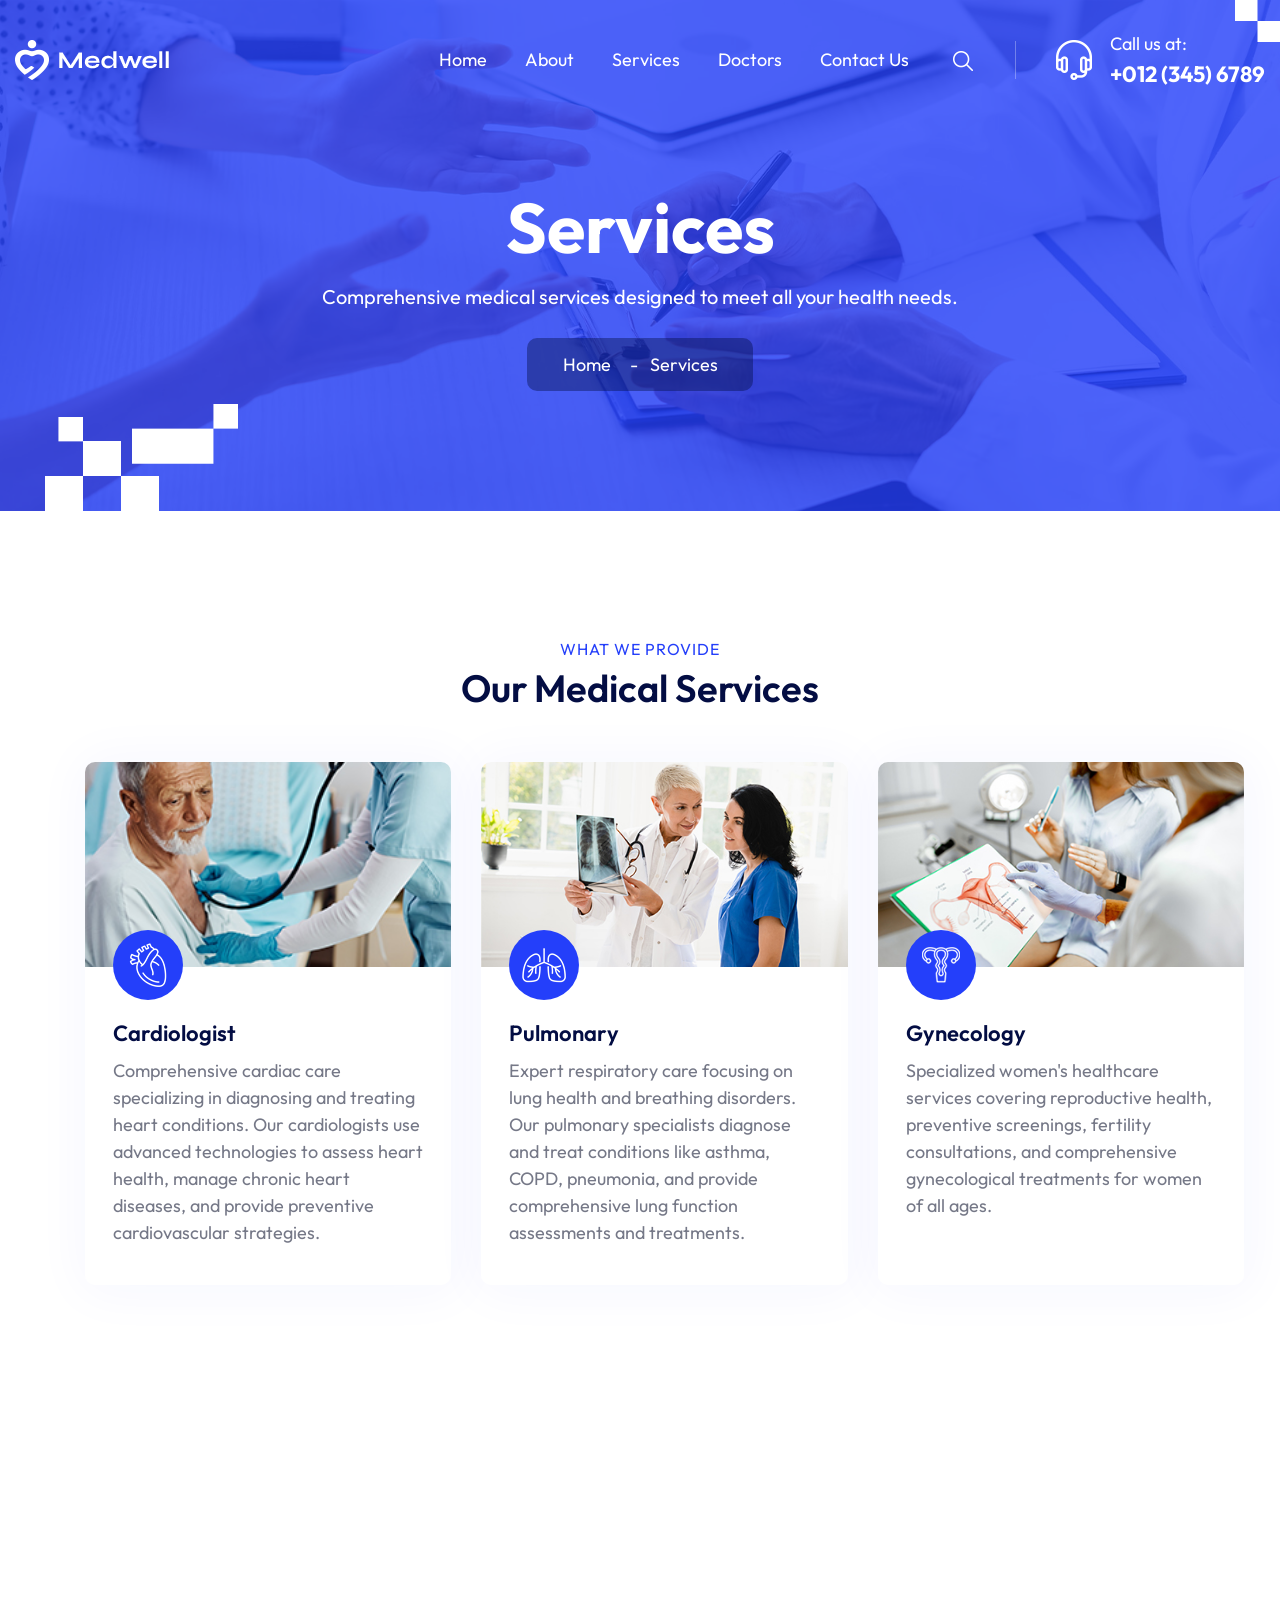
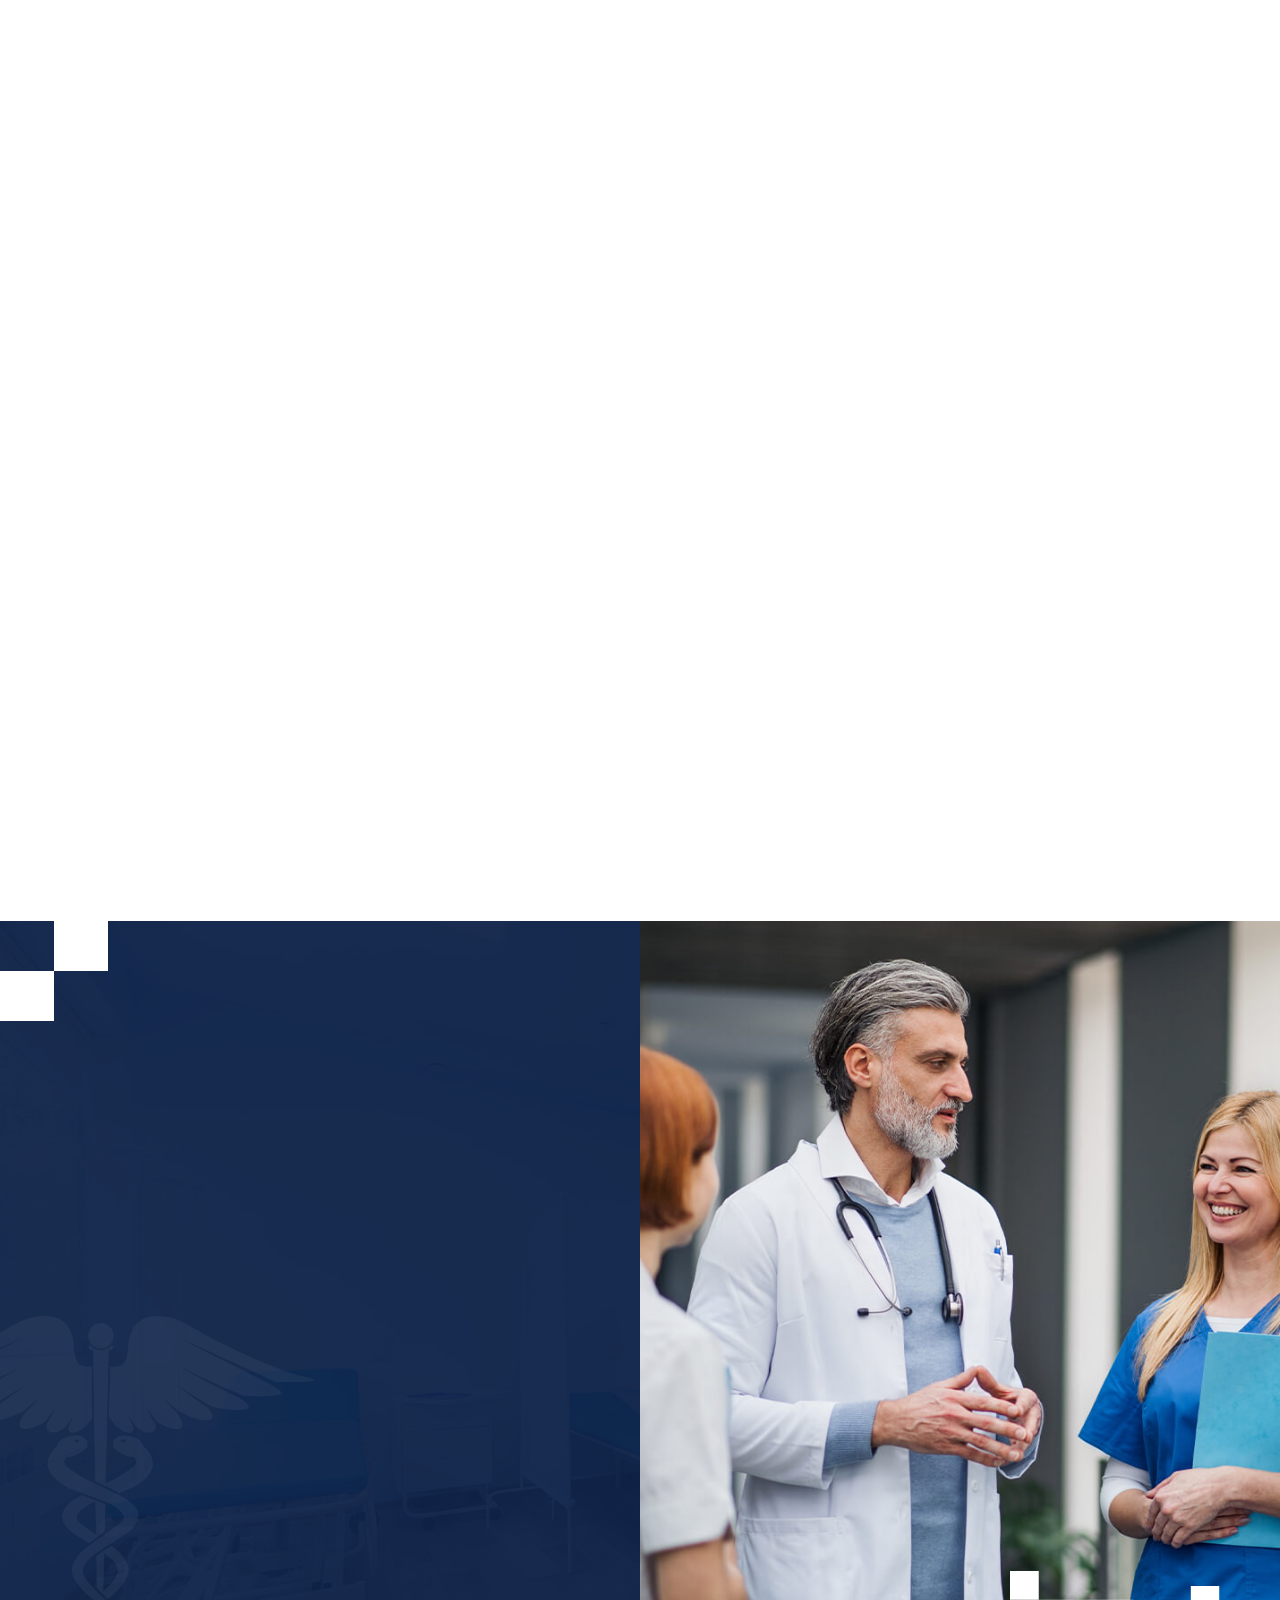
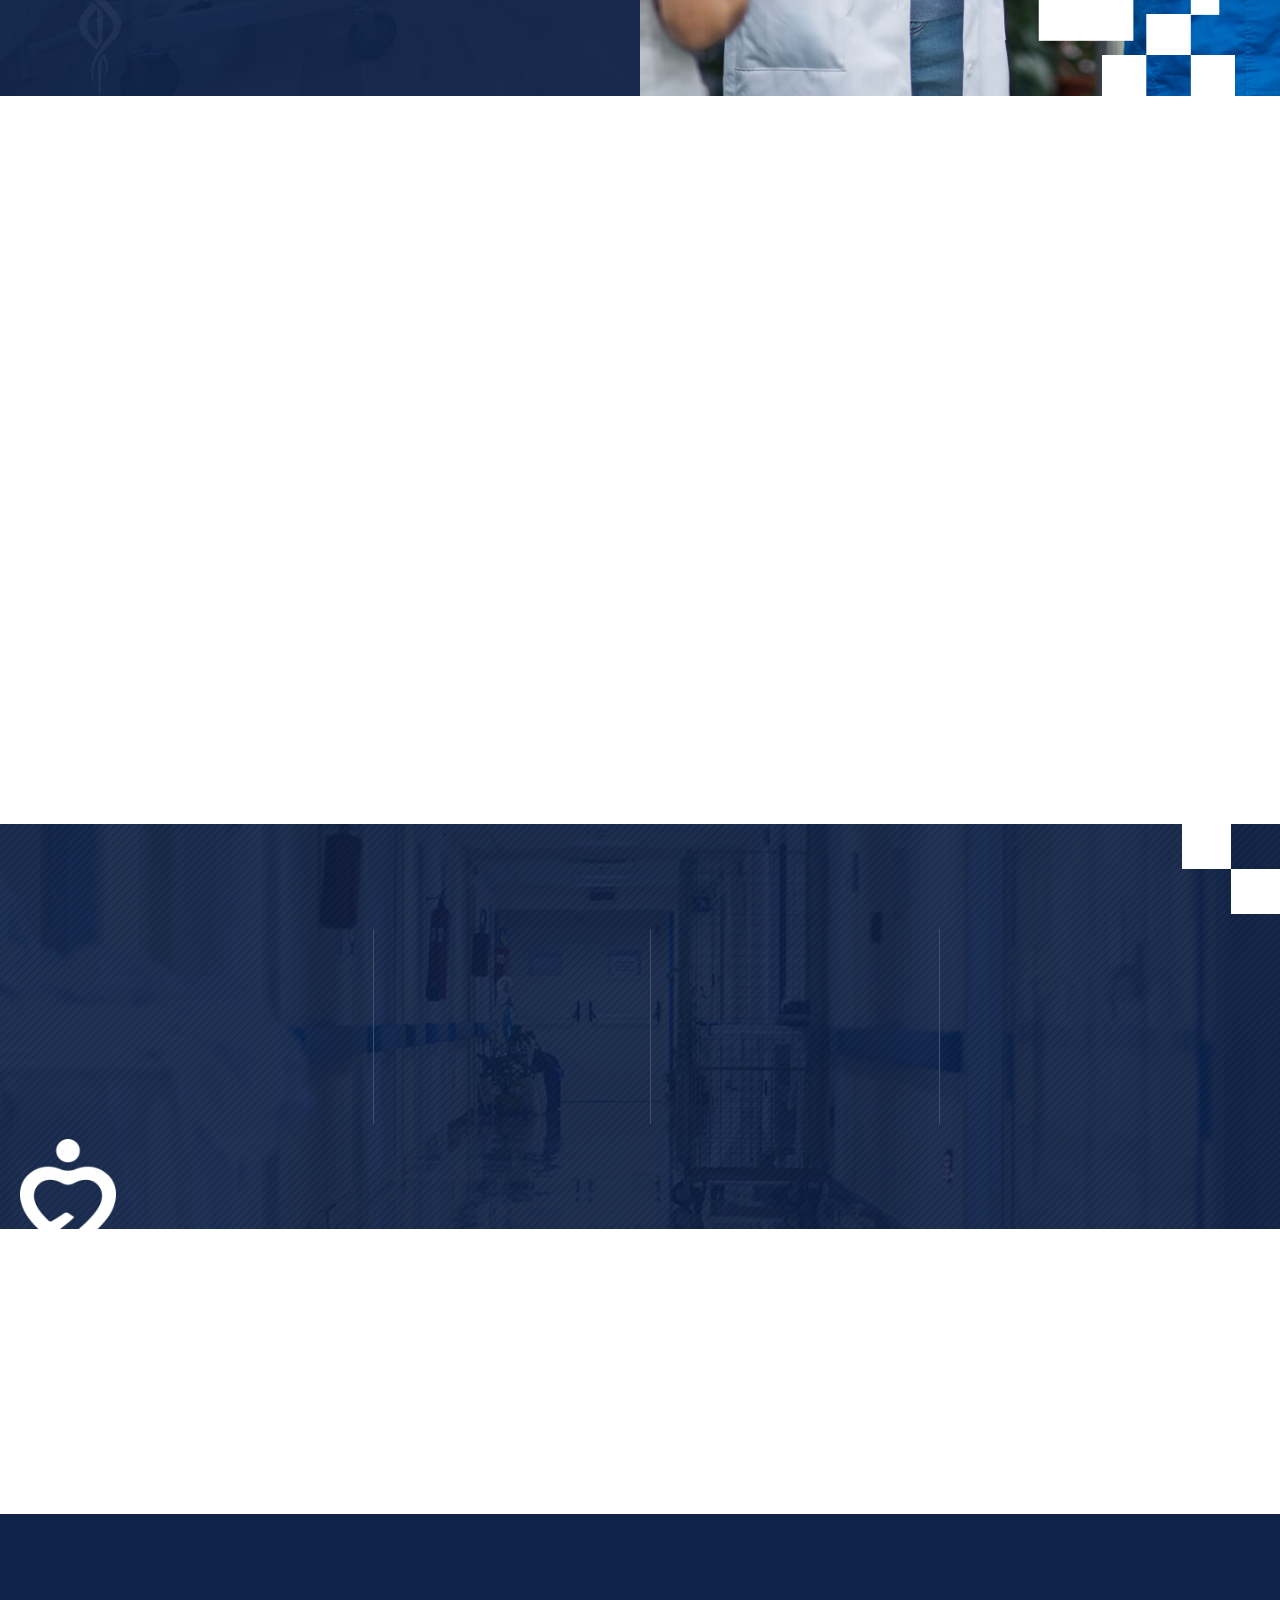
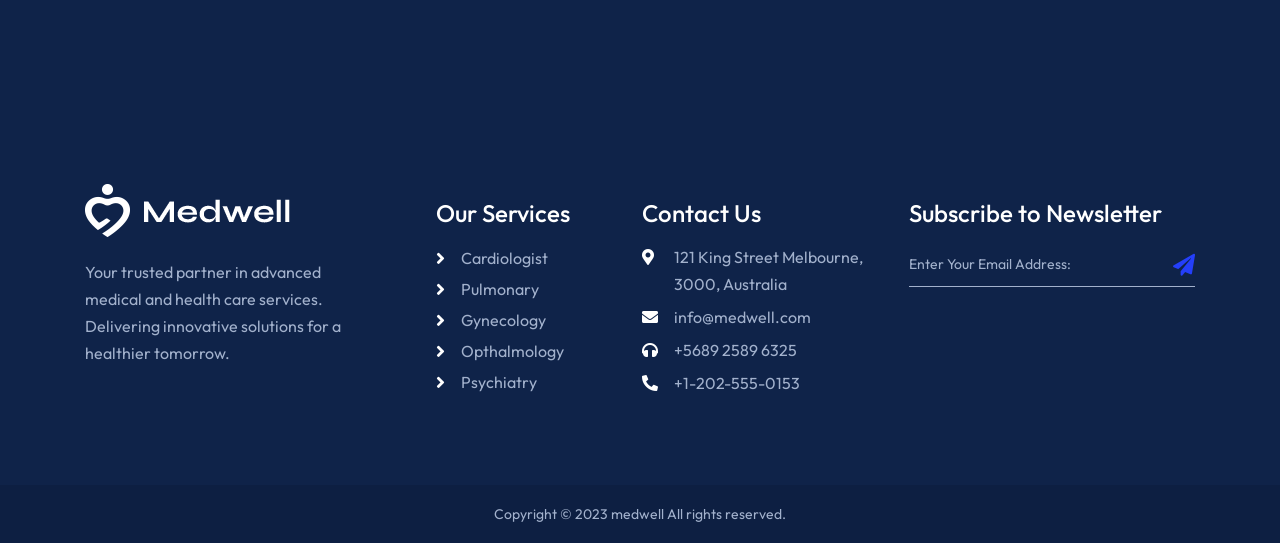
<file: services.html>
<!DOCTYPE html>
<html lang="zxx">

<head>
    <meta charset="UTF-8">
    <meta name="viewport" content="width=device-width, initial-scale=1.0">
    <meta http-equiv="X-UA-Compatible" content="ie=edge">
    <link rel="stylesheet" href="https://use.fontawesome.com/releases/v5.15.4/css/all.css">
    <title>Medwell | Services</title>
    <link rel="icon" href="assets/images/fav-icon.png">
    <link rel="stylesheet" href="assets/bootstrap/bootstrap.min.css">
    <link rel="stylesheet" href="assets/css/owl.carousel.min.css">
    <link rel="stylesheet" href="assets/css/aos.css">
    <link rel="stylesheet" href="assets/css/superclasses.css">
    <link rel="stylesheet" href="assets/css/custom.css">
    <link rel="stylesheet" href="assets/css/mobile.css">
    
</head>

<body>
    <!-- Preloader -->
    <div class="loader-mask">
        <div class="loader">
            <div></div>
            <div></div>
        </div>
    </div>
    <!-- Preloader -->
    <!-- HEADER SECTION -->
    <header class="w-100 float-left header-con">
        <div class="wrapper">
            <nav class="navbar navbar-expand-lg navbar-light p-0">
                <a class="navbar-brand" href="index.html">
                    <figure class="mb-0">
                        <img src="assets/images/logo.png" alt="logo">
                    </figure>
                </a>
                <button class="navbar-toggler collapsed" type="button" data-toggle="collapse"
                    data-target="#navbarSupportedContent" aria-controls="navbarSupportedContent" aria-expanded="false"
                    aria-label="Toggle navigation">
                    <span class="navbar-toggler-icon"></span>
                    <span class="navbar-toggler-icon"></span>
                    <span class="navbar-toggler-icon"></span>
                </button>
                <div class="collapse navbar-collapse justify-content-end" id="navbarSupportedContent">
                    <ul class="navbar-nav">
                        <li class="nav-item active">
                            <a class="nav-link p-0" href="index.html">Home</a>
                        </li>
                        <li class="nav-item">
                            <a class="nav-link p-0" href="about-us.html">About</a>
                        </li>
                        <li class="nav-item">
                            <a class="nav-link p-0" href="services.html">Services</a>
                        </li>
                        <li class="nav-item">
                            <a class="nav-link p-0" href="doctors.html">Doctors</a>
                        </li>
                        <!-- <li class="nav-item dropdown">
                            <a class="nav-link dropdown-toggle p-0" href="blog.html" id="navbarDropdown3" role="button"
                                data-toggle="dropdown" aria-haspopup="true" aria-expanded="false">
                                Blogs
                            </a>
                            <div class="dropdown-menu" aria-labelledby="navbarDropdown3">
                                <ul class="list-unstyled mb-0">
                                    <li><a class="dropdown-item" href="load-more.html">Load More</a></li>
                                    <li><a class="dropdown-item" href="single-blog.html">Single Blog</a></li>
                                    <li><a class="dropdown-item" href="one-column.html">One Column</a></li>
                                    <li><a class="dropdown-item" href="two-column.html">Two Column</a></li>
                                    <li><a class="dropdown-item" href="three-column.html">Three Column</a></li>
                                    <li><a class="dropdown-item" href="three-column-sidbar.html">Three Column Sidbar</a>
                                    </li>
                                    <li><a class="dropdown-item" href="four-column.html">Four Column</a></li>
                                    <li><a class="dropdown-item" href="six-column.html">Six Column</a></li>
                                </ul>
                            </div>
                        </li> -->
                        <li class="nav-item">
                            <a class="nav-link p-0" href="contact.html">Contact Us</a>
                        </li>
                    </ul>
                    <div class="header-contact d-flex align-items-center">
                        <div class="search-field">
                            <a href="#">
                                <img src="assets/images/search-icon.png" alt="search-icon">
                            </a>
                        </div>
                        <div class="phone d-flex align-items-center">
                            <figure class="mb-0">
                                <img src="assets/images/headphone-icon.png" alt="headphone-icon">
                            </figure>
                            <div class="phone-txt">
                                <span class="d-block">Call us at:</span>
                                <a href="tel:+012(345)6789">+012 (345) 6789</a>
                            </div>
                        </div>
                    </div>
                </div>
            </nav>
        </div>
    </header>
    <!-- HEADER SECTION -->
    <!-- BANNER SECTION -->
    <section class="w-100 float-left services-banner-sec sub-banner-con position-relative">
        <div class="wrapper2">
            <div class="sub-banner-inner-box banner-inner-box position-relative text-center w-100 float-left">
                <h1 data-aos="fade-up" data-aos-duration="700">Services</h1>
                <p data-aos="fade-up" data-aos-duration="700">Comprehensive medical services designed to meet all your health needs.</p>
                <nav aria-label="breadcrumb" data-aos="fade-up" data-aos-duration="700">
                    <ol class="breadcrumb d-inline-block mb-0">
                        <li class="breadcrumb-item d-inline-block"><a href="index.html">Home</a></li>
                        <li class="breadcrumb-item active text-white d-inline-block" aria-current="page">Services</li>
                    </ol>
                </nav>
            </div>
        </div>
    </section>
    <!-- BANNER SECTION -->
    <!-- MEDICAL SERVICES SECTION -->
    <!-- <section class="medical-services-sec w-100 float-left padding-top padding-bottom">
        <div class="container">
            <div class="generic-title text-center">
                <span class="d-block sub-txt" data-aos="fade-up" data-aos-duration="700">WHAT WE PROVIDE</span>
                <h2 class="mb-0" data-aos="fade-up" data-aos-duration="700">Our Medical Services</h2>
            </div>
            <div class="service-categories">
                <div class="category-box" data-aos="fade-up" data-aos-duration="700">
                    <figure class="mb-0">
                        <img src="assets/images/category-img1.jpg" alt="category-img1">
                    </figure>
                    <div class="category-details d-flex position-relative">
                        <figure class="mb-0">
                            <img src="assets/images/category-icon1.jpg" alt="category-icon1">
                        </figure>
                        <h4>Cardiologist</h4>
                        <p>Duis aute irure dolor in
                            reprehenderit in voluta
                            zesse cillum...</p>
                        <a href="#">Read More <i class="fas fa-angle-right"></i></a>
                    </div>
                </div>
                <div class="category-box" data-aos="fade-up" data-aos-duration="700">
                    <figure class="mb-0">
                        <img src="assets/images/category-img2.jpg" alt="category-img2">
                    </figure>
                    <div class="category-details d-flex position-relative">
                        <figure class="mb-0">
                            <img src="assets/images/category-icon2.jpg" alt="category-icon2">
                        </figure>
                        <h4>Pulmonary</h4>
                        <p>Guis aute irure dolor in
                            reprehenderit in voluta
                            zesse cillum...</p>
                        <a href="#">Read More <i class="fas fa-angle-right"></i></a>
                    </div>
                </div>
                <div class="category-box" data-aos="fade-up" data-aos-duration="700">
                    <figure class="mb-0">
                        <img src="assets/images/category-img3.jpg" alt="category-img3">
                    </figure>
                    <div class="category-details d-flex position-relative">
                        <figure class="mb-0">
                            <img src="assets/images/category-icon3.jpg" alt="category-icon3">
                        </figure>
                        <h4>Gynecology</h4>
                        <p>Nuis aute irure dolor in
                            reprehenderit in voluta
                            zesse cillum...</p>
                        <a href="#">Read More <i class="fas fa-angle-right"></i></a>
                    </div>
                </div>
                <div class="category-box" data-aos="fade-up" data-aos-duration="700">
                    <figure class="mb-0">
                        <img src="assets/images/category-img4.jpg" alt="category-img4">
                    </figure>
                    <div class="category-details d-flex position-relative">
                        <figure class="mb-0">
                            <img src="assets/images/category-icon4.jpg" alt="category-icon4">
                        </figure>
                        <h4>Ophthalmology</h4>
                        <p>Euis aute irure dolor in
                            reprehenderit in voluta
                            zesse cillum...</p>
                        <a href="#">Read More <i class="fas fa-angle-right"></i></a>
                    </div>
                </div>
                <div class="category-box" data-aos="fade-up" data-aos-duration="700">
                    <figure class="mb-0">
                        <img src="assets/images/category-img5.jpg" alt="category-img5">
                    </figure>
                    <div class="category-details d-flex position-relative">
                        <figure class="mb-0">
                            <img src="assets/images/category-icon5.jpg" alt="category-icon5">
                        </figure>
                        <h4>Psychiatry</h4>
                        <p>Quis aute irure dolor in
                            reprehenderit in voluta
                            zesse cillum...</p>
                        <a href="#">Read More <i class="fas fa-angle-right"></i></a>
                    </div>
                </div>
                <div class="category-box" data-aos="fade-up" data-aos-duration="700">
                    <figure class="mb-0">
                        <img src="assets/images/category-img6.jpg" alt="category-img6">
                    </figure>
                    <div class="category-details d-flex position-relative">
                        <figure class="mb-0">
                            <img src="assets/images/category-icon6.jpg" alt="category-icon6">
                        </figure>
                        <h4>Otology</h4>
                        <p>Ruis aute irure dolor in
                            reprehenderit in voluta
                            zesse cillum...</p>
                        <a href="#">Read More <i class="fas fa-angle-right"></i></a>
                    </div>
                </div>
                <div class="category-box" data-aos="fade-up" data-aos-duration="700">
                    <figure class="mb-0">
                        <img src="assets/images/category-img7.jpg" alt="category-img7">
                    </figure>
                    <div class="category-details d-flex position-relative">
                        <figure class="mb-0">
                            <img src="assets/images/category-icon7.jpg" alt="category-icon7">
                        </figure>
                        <h4>Hematology</h4>
                        <p>Zuis aute irure dolor in
                            reprehenderit in voluta
                            zesse cillum...</p>
                        <a href="#">Read More <i class="fas fa-angle-right"></i></a>
                    </div>
                </div>
                <div class="category-box" data-aos="fade-up" data-aos-duration="700">
                    <figure class="mb-0">
                        <img src="assets/images/category-img8.jpg" alt="category-img8">
                    </figure>
                    <div class="category-details d-flex position-relative">
                        <figure class="mb-0">
                            <img src="assets/images/category-icon8.jpg" alt="category-icon8">
                        </figure>
                        <h4>Orthopedics</h4>
                        <p>Huis aute irure dolor in
                            reprehenderit in voluta
                            zesse cillum...</p>
                        <a href="#">Read More <i class="fas fa-angle-right"></i></a>
                    </div>
                </div>
            </div>
        </div>
    </section> -->
    
    <section class="medical-services-sec w-100 float-left padding-top padding-bottom">
        <div class="container">
            <div class="generic-title text-center">
                <span class="d-block sub-txt" data-aos="fade-up" data-aos-duration="700">WHAT WE PROVIDE</span>
                <h2 class="mb-0" data-aos="fade-up" data-aos-duration="700">Our Medical Services</h2>
            </div>
            <div class="service-categories">
                <div class="category-box" data-aos="fade-up" data-aos-duration="700">
                    <figure class="mb-0">
                        <img src="assets/images/category-img1.jpg" alt="category-img1">
                    </figure>
                    <div class="category-details d-flex position-relative">
                        <figure class="mb-0">
                            <img src="assets/images/category-icon1.jpg" alt="category-icon1">
                        </figure>
                        <div>
                            <h4>Cardiologist</h4>
                            <p>Comprehensive cardiac care specializing in diagnosing and treating heart conditions. Our cardiologists use advanced technologies to assess heart health, manage chronic heart diseases, and provide preventive cardiovascular strategies.</p>
                            <!-- <a href="#">Read More <i class="fas fa-angle-right"></i></a> -->
                        </div>
                    </div>
                </div>
                <div class="category-box" data-aos="fade-up" data-aos-duration="700">
                    <figure class="mb-0">
                        <img src="assets/images/category-img2.jpg" alt="category-img2">
                    </figure>
                    <div class="category-details d-flex position-relative">
                        <figure class="mb-0">
                            <img src="assets/images/category-icon2.jpg" alt="category-icon2">
                        </figure>
                        <div>
                            <h4>Pulmonary</h4>
                            <p>Expert respiratory care focusing on lung health and breathing disorders. Our pulmonary specialists diagnose and treat conditions like asthma, COPD, pneumonia, and provide comprehensive lung function assessments and treatments.</p>
                            <!-- <a href="#">Read More <i class="fas fa-angle-right"></i></a> -->
                        </div>
                    </div>
                </div>
                <div class="category-box" data-aos="fade-up" data-aos-duration="700">
                    <figure class="mb-0">
                        <img src="assets/images/category-img3.jpg" alt="category-img3">
                    </figure>
                    <div class="category-details d-flex position-relative">
                        <figure class="mb-0">
                            <img src="assets/images/category-icon3.jpg" alt="category-icon3">
                        </figure>
                        <div>
                            <h4>Gynecology</h4>
                            <p>Specialized women's healthcare services covering reproductive health, preventive screenings, fertility consultations, and comprehensive gynecological treatments for women of all ages.</p>
                            <!-- <a href="#">Read More <i class="fas fa-angle-right"></i></a> -->
                        </div>
                    </div>
                </div>
                <div class="category-box" data-aos="fade-up" data-aos-duration="700">
                    <figure class="mb-0">
                        <img src="assets/images/category-img4.jpg" alt="category-img4">
                    </figure>
                    <div class="category-details d-flex position-relative">
                        <figure class="mb-0">
                            <img src="assets/images/category-icon4.jpg" alt="category-icon4">
                        </figure>
                        <div>
                            <h4>Ophthalmology</h4>
                            <p>Advanced eye care services including comprehensive eye examinations, vision correction, treatment of eye diseases, laser surgeries, and specialized care for conditions like glaucoma and cataracts.</p>
                            <!-- <a href="#">Read More <i class="fas fa-angle-right"></i></a> -->
                        </div>
                    </div>
                </div>
                <div class="category-box" data-aos="fade-up" data-aos-duration="700">
                    <figure class="mb-0">
                        <img src="assets/images/category-img5.jpg" alt="category-img5">
                    </figure>
                    <div class="category-details d-flex position-relative">
                        <figure class="mb-0">
                            <img src="assets/images/category-icon5.jpg" alt="category-icon5">
                        </figure>
                        <div>
                            <h4>Psychiatry</h4>
                            <p>Holistic mental health services providing diagnosis, treatment, and ongoing support for various mental health conditions. Our psychiatrists offer personalized therapy, medication management, and comprehensive mental wellness strategies.</p>
                            <!-- <a href="#">Read More <i class="fas fa-angle-right"></i></a> -->
                        </div>
                    </div>
                </div>
                <div class="category-box" data-aos="fade-up" data-aos-duration="700">
                    <figure class="mb-0">
                        <img src="assets/images/category-img6.jpg" alt="category-img6">
                    </figure>
                    <div class="category-details d-flex position-relative">
                        <figure class="mb-0">
                            <img src="assets/images/category-icon6.jpg" alt="category-icon6">
                        </figure>
                        <div>
                            <h4>Otology</h4>
                            <p>Specialized ear care addressing hearing disorders, balance issues, and ear-related conditions. Our otology experts provide diagnostic testing, hearing aid consultations, and advanced treatments for ear health.</p>
                            <!-- <a href="#">Read More <i class="fas fa-angle-right"></i></a> -->
                        </div>
                    </div>
                </div>
                <div class="category-box" data-aos="fade-up" data-aos-duration="700">
                    <figure class="mb-0">
                        <img src="assets/images/category-img7.jpg" alt="category-img7">
                    </figure>
                    <div class="category-details d-flex position-relative">
                        <figure class="mb-0">
                            <img src="assets/images/category-icon7.jpg" alt="category-icon7">
                        </figure>
                        <div>
                            <h4>Hematology</h4>
                            <p>Specialized blood disorder diagnostics and treatments. Our hematologists manage complex conditions like anemia, blood cancers, clotting disorders, and provide advanced treatments including bone marrow therapies.</p>
                            <!-- <a href="#">Read More <i class="fas fa-angle-right"></i></a> -->
                        </div>
                    </div>
                </div>
                <div class="category-box" data-aos="fade-up" data-aos-duration="700">
                    <figure class="mb-0">
                        <img src="assets/images/category-img8.jpg" alt="category-img8">
                    </figure>
                    <div class="category-details d-flex position-relative">
                        <figure class="mb-0">
                            <img src="assets/images/category-icon8.jpg" alt="category-icon8">
                        </figure>
                        <div>
                            <h4>Orthopedics</h4>
                            <p>Comprehensive musculoskeletal care addressing bone, joint, and muscle conditions. Our orthopedic specialists offer surgical and non-surgical treatments, sports injury management, and rehabilitation services.</p>
                            <!-- <a href="#">Read More <i class="fas fa-angle-right"></i></a> -->
                        </div>
                    </div>
                </div>
            </div>
        </div>
    </section>
    
    
    <!-- MEDICAL SERVICES SECTION -->
    <!-- CONTACT SECTION -->
    <section class="w-100 float-left contact-con position-relative">
        <div class="dots-img position-relative">
            <div class="padding-top padding-bottom contact-inner-con position-relative">
                <div class="container">
                    <div class="contact-form" data-aos="fade-up" data-aos-duration="700">
                        <span class="sub-txt d-block">Request a consultation</span>
                        <h2>Make an Appointent</h2>
                        <form class="form-box" method="post" id="contactpage">
                            <ul class="list-unstyled" data-aos="fade-up" data-aos-duration="700">
                                <li>
                                    <input type="text" name="fname" id="fname" placeholder="Your Name:">
                                </li>
                                <li>
                                    <input type="tel" name="phone" id="phone" placeholder="Phone No:">
                                </li>
                                <li>
                                    <input type="email" placeholder="Your Email:" name="email" id="email">
                                </li>
                                <li>
                                    <input placeholder="Date:" type="text" onfocus="(this.type = 'date')" id="date">
                                </li>
                                <li>
                                    <textarea placeholder="Message:" name="subject" id="subject"></textarea>
                                </li>
                            </ul>
                            <div class="submit-btn" data-aos="fade-up" data-aos-duration="700">
                                <button type="submit" id="submit">
                                    Book an Appointment
                                    <figure class="mb-0">
                                        <img src="assets/images/top-arrow.png" alt="top-arrow">
                                    </figure>
                                </button>
                            </div>
                        </form>
                    </div>
                </div>
            </div>
        </div>
    </section>
    <!-- CONTACT SECTION -->
    <!-- WORK PROCESS SECTION -->
    <section class="work-process-sec w-100 float-left padding-bottom padding-top">
        <div class="container">
            <div class="generic-title text-center">
                <span class="d-block sub-txt" data-aos="fade-up" data-aos-duration="700">WORK PROCESS</span>
                <h2 class="mb-0" data-aos="fade-up" data-aos-duration="700">Let’s See How We Work</h2>
            </div>
            <div class="process-con">
                <ul class="list-unstyled mb-0">
                    <li class="text-center">
                        <div class="process-img-box" data-aos="fade-up" data-aos-duration="700">
                            <figure>
                                <img src="assets/images/process-img1.png" alt="process-img1">
                            </figure>
                            <span>01</span>
                        </div>
                        <h4 data-aos="fade-up" data-aos-duration="700">Seeing Patients</h4>
                        <p data-aos="fade-up" data-aos-duration="700">Building trust and understanding your health concerns.</p>
                    </li>
                    <li class="text-center">
                        <div class="process-img-box" data-aos="fade-up" data-aos-duration="700">
                            <figure>
                                <img src="assets/images/process-img2.png" alt="process-img2">
                            </figure>
                            <span>02</span>
                        </div>
                        <h4 data-aos="fade-up" data-aos-duration="700">Making a Diagnosis</h4>
                        <p data-aos="fade-up" data-aos-duration="700">Identifying the root cause with precision.</p>
                    </li>
                    <li class="text-center">
                        <div class="process-img-box" data-aos="fade-up" data-aos-duration="700">
                            <figure>
                                <img src="assets/images/process-img3.png" alt="process-img3">
                            </figure>
                            <span>03</span>
                        </div>
                        <h4 data-aos="fade-up" data-aos-duration="700">Developing a Treatment</h4>
                        <p data-aos="fade-up" data-aos-duration="700">Crafting personalized care plans for recovery.</p>
                    </li>
                    <li class="text-center">
                        <div class="process-img-box" data-aos="fade-up" data-aos-duration="700">
                            <figure>
                                <img src="assets/images/process-img4.png" alt="process-img4">
                            </figure>
                            <span>04</span>
                        </div>
                        <h4 data-aos="fade-up" data-aos-duration="700">Documenting Patient</h4>
                        <p data-aos="fade-up" data-aos-duration="700">Keeping accurate records for seamless care continuity.</p>
                    </li>
                </ul>
            </div>
        </div>
    </section>
    <!-- WORK PROCESS SECTION -->
    <!-- COUNTER SECTION -->
    <div class="counter-section w-100 float-left">
        <div class="container">
            <div class="counter-inner-sec">
                <ul class="list-unstyled mb-0">
                    <li>
                        <figure data-aos="fade-up" data-aos-duration="700">
                            <img src="assets/images/counter-img1.png" alt="counter-img1">
                        </figure>
                        <div class="counter-box position-relative" data-aos="fade-up" data-aos-duration="700">
                            <div class="count d-inline-block">3859</div>
                            <div class="plus d-inline-block"><span>+</span></div>
                        </div>
                        <span class="d-block client-status" data-aos="fade-up" data-aos-duration="700">Professional
                            Doctors</span>
                    </li>
                    <li>
                        <figure data-aos="fade-up" data-aos-duration="700">
                            <img src="assets/images/counter-img2.png" alt="counter-img2">
                        </figure>
                        <div class="counter-box position-relative" data-aos="fade-up" data-aos-duration="700">
                            <div class="count d-inline-block">8596</div>
                            <div class="plus d-inline-block"><span></span></div>
                        </div>
                        <span class="d-block client-status" data-aos="fade-up" data-aos-duration="700">Globally
                            Hospitals</span>
                    </li>
                    <li>
                        <figure data-aos="fade-up" data-aos-duration="700">
                            <img src="assets/images/counter-img3.png" alt="counter-img3">
                        </figure>
                        <div class="counter-box position-relative" data-aos="fade-up" data-aos-duration="700">
                            <div class="count d-inline-block">42</div>
                            <div class="plus d-inline-block"><span>+</span></div>
                        </div>
                        <span class="d-block client-status" data-aos="fade-up" data-aos-duration="700">Years of
                            Expereince</span>
                    </li>
                    <li>
                        <figure data-aos="fade-up" data-aos-duration="700">
                            <img src="assets/images/counter-img4.png" alt="counter-img4">
                        </figure>
                        <div class="counter-box position-relative" data-aos="fade-up" data-aos-duration="700">
                            <div class="count d-inline-block">852</div>
                            <div class="plus d-inline-block"><span>+</span></div>
                        </div>
                        <span class="d-block client-status" data-aos="fade-up" data-aos-duration="700">Successful
                            Operations</span>
                    </li>
                </ul>
            </div>
        </div>
    </div>
    <!-- COUNTER SECTION -->
    <!-- BLOG SECTION -->
    <!-- <section class="blogs-section w-100 float-left padding-top padding-bottom">
        <div class="container">
            <div class="generic-title text-center">
                <span class="sub-txt d-block" data-aos="fade-up" data-aos-duration="700">ARTICLES & TIPS</span>
                <h2 data-aos="fade-up" data-aos-duration="700">Latest News & Blogs</h2>
            </div>
            <div class="blogs-inner-con" data-aos="fade-up" data-aos-duration="700">
                <div id="owl-carouseltwo" class="owl-carousel owl-theme">
                    <div class="item">
                        <div class="blog-box">
                            <div class="blog-first-img blog-img-box"></div>
                            <div class="blog-details">
                                <span class="d-block"><i class="fas fa-calendar-alt"></i> Mar 20, 2021</span>
                                <h4><a href="single-blog.html">Get the Home care and
                                        nursing service</a></h4>
                                <p>Debitis aut rerum nec sitatoe
                                    bus saerue eveniet...</p>
                                <a href="single-blog.html">Read More <i class="fas fa-angle-right"></i></a>
                            </div>
                        </div>
                    </div>
                    <div class="item">
                        <div class="blog-box">
                            <div class="blog-second-img blog-img-box"></div>
                            <div class="blog-details">
                                <span class="d-block"><i class="fas fa-calendar-alt"></i> Feb 14, 2022</span>
                                <h4><a href="single-blog.html">Effective Ways to
                                        Manage Hypertension</a></h4>
                                <p>Debitis aut rerum nec sitatoe
                                    bus saerue eveniet...</p>
                                <a href="single-blog.html">Read More <i class="fas fa-angle-right"></i></a>
                            </div>
                        </div>
                    </div>
                    <div class="item">
                        <div class="blog-box">
                            <div class="blog-third-img blog-img-box"></div>
                            <div class="blog-details">
                                <span class="d-block"><i class="fas fa-calendar-alt"></i> Jun 07, 2022</span>
                                <h4><a href="single-blog.html">Dental or Implant.
                                        What is the Best?</a></h4>
                                <p>Debitis aut rerum nec sitatoe
                                    bus saerue eveniet...</p>
                                <a href="single-blog.html">Read More <i class="fas fa-angle-right"></i></a>
                            </div>
                        </div>
                    </div>
                    <div class="item">
                        <div class="blog-box">
                            <div class="blog-first-img blog-img-box"></div>
                            <div class="blog-details">
                                <span class="d-block"><i class="fas fa-calendar-alt"></i> Mar 20, 2021</span>
                                <h4><a href="single-blog.html">Get the Home care and
                                        nursing service</a></h4>
                                <p>Debitis aut rerum nec sitatoe
                                    bus saerue eveniet...</p>
                                <a href="single-blog.html">Read More <i class="fas fa-angle-right"></i></a>
                            </div>
                        </div>
                    </div>
                    <div class="item">
                        <div class="blog-box">
                            <div class="blog-second-img blog-img-box"></div>
                            <div class="blog-details">
                                <span class="d-block"><i class="fas fa-calendar-alt"></i> Feb 14, 2022</span>
                                <h4><a href="single-blog.html">Effective Ways to
                                        Manage Hypertension</a></h4>
                                <p>Debitis aut rerum nec sitatoe
                                    bus saerue eveniet...</p>
                                <a href="single-blog.html">Read More <i class="fas fa-angle-right"></i></a>
                            </div>
                        </div>
                    </div>
                    <div class="item">
                        <div class="blog-box">
                            <div class="blog-third-img blog-img-box"></div>
                            <div class="blog-details">
                                <span class="d-block"><i class="fas fa-calendar-alt"></i> Jun 07, 2022</span>
                                <h4><a href="single-blog.html">Dental or Implant.
                                        What is the Best?</a></h4>
                                <p>Debitis aut rerum nec sitatoe
                                    bus saerue eveniet...</p>
                                <a href="single-blog.html">Read More <i class="fas fa-angle-right"></i></a>
                            </div>
                        </div>
                    </div>
                    <div class="item">
                        <div class="blog-box">
                            <div class="blog-first-img blog-img-box"></div>
                            <div class="blog-details">
                                <span class="d-block"><i class="fas fa-calendar-alt"></i> Mar 20, 2021</span>
                                <h4><a href="single-blog.html">Get the Home care and
                                        nursing service</a></h4>
                                <p>Debitis aut rerum nec sitatoe
                                    bus saerue eveniet...</p>
                                <a href="single-blog.html">Read More <i class="fas fa-angle-right"></i></a>
                            </div>
                        </div>
                    </div>
                    <div class="item">
                        <div class="blog-box">
                            <div class="blog-second-img blog-img-box"></div>
                            <div class="blog-details">
                                <span class="d-block"><i class="fas fa-calendar-alt"></i> Feb 14, 2022</span>
                                <h4><a href="single-blog.html">Effective Ways to
                                        Manage Hypertension</a></h4>
                                <p>Debitis aut rerum nec sitatoe
                                    bus saerue eveniet...</p>
                                <a href="single-blog.html">Read More <i class="fas fa-angle-right"></i></a>
                            </div>
                        </div>
                    </div>
                    <div class="item">
                        <div class="blog-box">
                            <div class="blog-third-img blog-img-box"></div>
                            <div class="blog-details">
                                <span class="d-block"><i class="fas fa-calendar-alt"></i> Jun 07, 2022</span>
                                <h4><a href="single-blog.html">Dental or Implant.
                                        What is the Best?</a></h4>
                                <p>Debitis aut rerum nec sitatoe
                                    bus saerue eveniet...</p>
                                <a href="single-blog.html">Read More <i class="fas fa-angle-right"></i></a>
                            </div>
                        </div>
                    </div>
                </div>
            </div>
        </div>
    </section> -->
    <!-- BLOG SECTION -->
    <!-- GET IN TOUCH SECTION -->
    <section class="get-in-touch-section w-100 float-left mt-20">
        <div class="container">
            <div class="contact-section" data-aos="fade-up" data-aos-duration="700">
                <div class="doctor-img-con"></div>
                <div class="contact-txt-con">
                    <div class="generic-title mb-0">
                        <span class="sub-txt d-block">GET IN TOUCH</span>
                        <h2>Provide The Best Medical
                            Service for You!</h2>
                    </div>
                    <div class="submit-btn">
                        <a href="contact.html">Book an Appointment</a>
                        <a href="contact.html">
                            <figure class="mb-0">
                                <img src="assets/images/top-arrow.png" alt="top-arrow">
                            </figure>
                        </a>
                    </div>
                </div>
            </div>
        </div>
    </section>
    <!-- GET IN TOUCH SECTION -->
    <!-- FOOTER SECTION -->
    <section class="footer-main-section w-100 float-left">
        <div class="container">
            <div class="footer-inner-con">
                <div class="footer-box footer-logo-box">
                    <figure>
                        <img src="assets/images/footer-logo.png" alt="footer-logo">
                    </figure>
                    <p>Your trusted partner in advanced medical and health care services. Delivering innovative solutions for a healthier tomorrow.</p>
                </div>
                <div class="footer-box footer-pages-links">
                    <h4>Our Services</h4>
                    <ul class="list-unstyled mb-0">
                        <li><i class="fas fa-angle-right"></i><a href="services.html">Cardiologist</a></li>
                        <li><i class="fas fa-angle-right"></i><a href="services.html">Pulmonary</a></li>
                        <li><i class="fas fa-angle-right"></i><a href="services.html">Gynecology</a></li>
                        <li><i class="fas fa-angle-right"></i><a href="services.html">Opthalmology</a></li>
                        <li><i class="fas fa-angle-right"></i><a href="services.html">Psychiatry</a></li>
                    </ul>
                </div>
                <div class="footer-box contact-details-box">
                    <h4>Contact Us</h4>
                    <ul class="list-unstyled mb-0">
                        <li><i class="fas fa-map-marker-alt"></i> 121 King Street Melbourne,
                            3000, Australia</li>
                        <li><i class="fas fa-envelope"></i> <a href="mailto:info@medwell.com">info@medwell.com</a></li>
                        <li><i class="fas fa-headphones"></i> <a href="tel:+568925896325">+5689 2589 6325</a></li>
                        <li><i class="fas fa-phone-alt"></i> <a href="tel:+12025550153">+1-202-555-0153</a></li>
                    </ul>
                </div>
                <div class="footer-box footer-newsletter">
                    <h4>Subscribe to Newsletter</h4>
                    <ul class="list-unstyled">
                        <li>
                            <input type="email" placeholder="Enter Your Email Address:">
                            <button type="submit"><i class="fas fa-paper-plane"></i></button>
                        </li>
                    </ul>
                    <!-- <div class="social-links">
                        <ul class="list-unstyled mb-0 d-flex">
                            <li class="d-flex justify-content-center align-items-center mb-0"><a
                                    href="https://www.facebook.com/login/"><i class="fab fa-facebook-f"></i></a></li>
                            <li class="d-flex justify-content-center align-items-center mb-0"><a
                                    href="https://twitter.com/i/flow/login?input_flow_data=%7B%22requested_variant%22%3A%22eyJsYW5nIjoiZW4ifQ%3D%3D%22%7D"><i
                                        class="fab fa-twitter"></i></a></li>
                            <li class="d-flex justify-content-center align-items-center mb-0"><a
                                    href="https://www.linkedin.com/login"><i class="fab fa-linkedin-in"></i></a></li>
                        </ul>
                    </div> -->
                </div>
            </div>
        </div>
    </section>
    <div class="copyright-con w-100 float-left text-center">
        <p class="mb-0">Copyright © 2023 medwell All rights reserved.</p>
    </div>
    <a id="button"></a>
    <!-- FOOTER SECTION -->

    <script src="assets/js/jquery-3.6.0.min.js"></script>
    <script src="assets/js/popper.min.js"></script>
    <script src="assets/js/bootstrap.min.js"></script>
    <script src="assets/js/owl.carousel.js"></script>
    <script src="assets/js/aos.js"></script>
    <script src="assets/js/jquery.validate.js"></script>
    <script src="assets/js/contact-form.js"></script>
    <script>
        $(window).on('load', function(){ 
        // Preloader
        $('.loader').fadeOut();
        $('.loader-mask').delay(350).fadeOut('slow');
        });
    </script>
    <script>
        var btn = $('#button');

        $(window).scroll(function () {
            if ($(window).scrollTop() > 300) {
                btn.addClass('show');
            }
            else {
                btn.removeClass('show');
            }
        });
        btn.on('click', function (e) {
            e.preventDefault();
            $('html, body').animate({ scrollTop: 0 }, '300');
        });
    </script>
    <script>
        AOS.init();
    </script>
    <script>
        $('#owl-carouselone').owlCarousel({
            loop: true,
            margin: 10,
            nav: true,
            autoplay: true,
            autoplayTimeout: 10000,
            autoplayHoverPause: true,
            responsive: {
                0: {
                    items: 1
                },
                600: {
                    items: 2
                },
                1000: {
                    items: 3
                }
            }
        })
        $('#owl-carouseltwo').owlCarousel({
            loop: true,
            margin: 30,
            nav: true,
            autoplay: true,
            autoplayTimeout: 10000,
            autoplayHoverPause: true,
            responsive: {
                0: {
                    items: 1
                },
                600: {
                    items: 2
                },
                1000: {
                    items: 3
                }
            }
        })
    </script>
    <script>
        AOS.init();
        function lightbox_open() {
            var lightBoxVideo = document.getElementById("VisaChipCardVideo");
            //   window.scrollTo(0, 0);
            document.getElementById('light').style.display = 'block';
            document.getElementById('fade1').style.display = 'block';
            lightBoxVideo.play();
        }

        function lightbox_close() {
            var lightBoxVideo = document.getElementById("VisaChipCardVideo");
            document.getElementById('light').style.display = 'none';
            document.getElementById('fade1').style.display = 'none';
            lightBoxVideo.pause();
        }
    </script>
    <script>
        $(document).ready(function () {

            var counters = $(".count");
            var countersQuantity = counters.length;
            var counter = [];

            for (i = 0; i < countersQuantity; i++) {
                counter[i] = parseInt(counters[i].innerHTML);
            }

            var count = function (start, value, id) {
                var localStart = start;
                setInterval(function () {
                    if (localStart < value) {
                        localStart++;
                        counters[id].innerHTML = localStart;
                    }
                }, 40);
            }

            for (j = 0; j < countersQuantity; j++) {
                count(0, counter[j], j);
            }
        });



        $('.count').each(function () {
            $(this).prop('Counter', 0).animate({
                Counter: $(this).text()
            }, {
                duration: 3300,
                easing: 'swing',
                step: function (now) {
                    $(this).text(Math.ceil(now));
                }
            });
        });
    </script>
    
    <!-- Add this modal just before the last script tag -->
    <div id="successModal" style="
        display: none;
        position: fixed;
        top: 0;
        left: 0;
        width: 100%;
        height: 100%;
        background: rgba(0, 0, 0, 0.5);
        z-index: 1000;
        justify-content: center;
        align-items: center;
    ">
        <div style="
            background: white;
            padding: 30px;
            border-radius: 10px;
            text-align: center;
            max-width: 400px;
            width: 90%;
        ">
            <svg fill="none" stroke="green" viewBox="0 0 24 24" style="
                width: 80px;
                height: 80px;
                margin: 0 auto 20px;
            ">
                <path strokeLinecap="round" strokeLinejoin="round" strokeWidth="2" d="M5 13l4 4L19 7"></path>
            </svg>
            <h3>Success!</h3>
            <p>Your form has been submitted successfully.</p>
        </div>
    </div>

    <!-- Add this script just before the closing body tag -->
    <script>
        document.getElementById('contactpage').addEventListener('submit', function(e) {
            e.preventDefault();

            // Show modal
            const modal = document.getElementById('successModal');
            modal.style.display = 'flex';

            // Hide modal after 3 seconds
            setTimeout(() => {
                modal.style.display = 'none';
            }, 3000);

            // Clear form fields
            document.getElementById('fname').value = '';
            document.getElementById('phone').value = '';
            document.getElementById('email').value = '';
            document.getElementById('date').value = '';
            document.getElementById('subject').value = '';
        });
    </script>
</body>

</html>
</file>
<file: assets/css/superclasses.css>
:root {
    --primary--color: #030d43;
    --secondary--color: #243ffa;
    --text-color: #757887;
    --accent: #243ffa;
    --white-color: #fff;
}

.wrapper {
    max-width: 1374px;
    margin-left: auto;
    margin-right: auto;
}

.wrapper2 {
    max-width: 1540px;
    margin-left: auto;
    margin-right: auto;
}

.wrapper3 {
    max-width: 1175px;
    margin-left: auto;
    margin-right: auto;
}

.sub-txt {
    font-size: 16px;
    line-height: 16px;
    letter-spacing: 1px;
    text-transform: uppercase;
    color: var(--secondary--color);
}

h1 {
    font-size: 96px;
    font-weight: 700;
    line-height: 94px;
    color: var(--white-color);
}

h2 {
    font-size: 52px;
    font-weight: 600;
    line-height: 52px;
    color: var(--primary--color);
}

h3 {
    font-size: 28px;
    font-weight: 500;
    line-height: 36px;
}

h4 {
    font-size: 22px;
    font-weight: 600;
    line-height: 22px;
    color: var(--primary--color);
}

h5 {
    font-size: 20px;
    line-height: 24px;
    font-weight: 600;
    color: var(--primary--color);
}

.padding-top {
    padding-top: 150px;
}

.padding-bottom {
    padding-bottom: 150px;
}
</file>
<file: assets/css/custom.css>
@import url('https://fonts.googleapis.com/css2?family=Montserrat:wght@700&family=Outfit:wght@300;400;500;600;700&family=Syne:wght@500;700&display=swap');

* {
    margin: 0;
    padding: 0;
    box-sizing: border-box;
}

body {
    font-size: 18px;
    line-height: 27px;
    color: var(--text-color);
    font-family: 'Outfit', sans-serif;
}
/* header section styling start */
.header-con {
    z-index: 99;
    top: 30px;
    position: absolute;
}
.header-con .navbar-light .navbar-nav .nav-item {
    position: relative;
}

.header-con .navbar-light .navbar-nav .nav-link {
    color: var(--white-color);
}

.header-con .navbar-light .navbar-nav .nav-item::after {
    content: "";
    background: var(--white-color);
    width: 0;
    height: 1px;
    position: absolute;
    left: 0;
    bottom: -4px;
    transition: .4s ease-in-out;
}

.header-con .navbar-light .navbar-nav .nav-item:hover::after {
    width: 100%;
}

.header-con .navbar-light .navbar-nav .nav-item.dropdown::after {
    display: none;
}

.header-con .navbar-light .navbar-nav .nav-item.dropdown:hover .dropdown-menu {
    display: block;
}

.navbar-expand-lg .navbar-nav .dropdown-menu {
    top: 26px;
    padding: 0;
    margin: 0;
}

.navbar-expand-lg .navbar-nav .dropdown-menu .dropdown-item {
    padding: 8px 20px;
}

.header-con .navbar-expand-lg .navbar-nav {
    gap: 48px;
}

.phone span {
    font-size: 18px;
    margin-bottom: 5px;
    color: var(--white-color);
}

.phone a {
    font-size: 22px;
    font-weight: 700;
    line-height: 22px;
    text-decoration: none;
    color: var(--white-color);
}

.phone a:hover {
    color: var(--primary--color);
}

.phone-txt {
    padding-left: 18px;
}

.search-field {
    padding-right: 42px;
    margin-right: 40px;
    line-height: 38px;
    display: inline-block;
    border-right: 1px solid rgb(255 255 255 / 30%);
}

.header-con .navbar-expand-lg .navbar-nav {
    gap: 48px;
    margin-right: 94px;
}

.header-con .dropdown-item:focus,
.header-con .dropdown-item:hover {
    color: var(--white-color);
    text-decoration: none;
    background-color: var(--accent);
}

/* header section styling end */
/* banner section styling start */
.banner-con {
    padding-top: 147px;
    background: var(--secondary--color) url(../images/graphic-img.png) no-repeat;
    background-size: cover;
}

.banner-inner-con {
    display: grid;
    grid-template-columns: 40% 60%;
}

.banner-title {
    padding-top: 110px;
}

.banner-title h1 {
    margin-bottom: 19px;
}

.banner-title p {
    font-size: 20px;
    color: #d4dffb;
    line-height: 35px;
    margin-bottom: 34px;
    padding-right: 100px;
}

.banner-btn a {
    font-size: 20px;
    font-weight: 600;
    text-decoration: none;
    color: var(--white-color);
    transition: .4s ease-in-out;
}

.banner-btn a:hover {
    transform: translateY(-8px);
}

.banner-btn a:hover figure {
    background: var(--white-color);
}

.banner-btn a:hover figure img {
    filter: brightness(0) saturate(100%) invert(17%) sepia(65%) saturate(5340%) hue-rotate(236deg) brightness(96%) contrast(104%);
}

.banner-btn figure {
    width: 65px;
    height: 65px;
    border-radius: 50%;
    border: 1px solid var(--white-color);
}

.banner-btn {
    gap: 17px;
    transition: .3s ease-in-out;
}

.banner-details>figure {
    margin-left: -180px;
}

.banner-details-txt p {
    font-size: 20px;
    line-height: 31px;
    position: relative;
    margin-bottom: 49px;
    color: var(--white-color);
    width: 97%;
    margin-left: -28px;
}

.banner-details-txt {
    right: 0;
    width: 55%;
    position: absolute;
}

.banner-details-txt p:after {
    top: 50%;
    width: 3px;
    left: -21px;
    content: "";
    height: 80px;
    position: absolute;
    transform: translateY(-50%);
    background: var(--white-color);
}

.banner-details-txt {
    position: absolute;
    top: 149px;
}

.banner-static-box ul li figure {
    width: 77px;
    height: 77px;
    border-radius: 50%;
    background: rgb(0 0 0 / 10%);
}

.static-value {
    font-size: 60px;
    font-weight: 700;
    line-height: 60px;
    margin-bottom: 8px;
    color: var(--white-color);
    font-family: 'Montserrat', sans-serif;
}

.banner-static-txt span {
    font-size: 16px;
    color: #d4dffb;
}

.banner-static-txt span:nth-child(2) {
    font-size: 18px;
    font-weight: 600;
    color: var(--white-color);
}

.banner-static-box ul li {
    gap: 20px;
    margin-bottom: 50px;
}

.banner-static-box ul li:last-child {
    margin-bottom: 0;
}

.client-review {
    top: 56%;
    gap: 15px;
    padding: 14px 56px 14px 14px;
    position: absolute;
    border-radius: 37px;
    transform: translateY(-50%);
    background: rgb(255 255 255 / 92%);
    left: 31%;
    box-shadow: 13px 13px 35px 9px rgb(0 0 0 / 8%);
}

.review-img figure {
    width: 45px;
    height: 45px;
    border-radius: 50%;
    border: 2px solid var(--white-color);
}

.review-img img {
    border-radius: 50%;
    width: 100%;
    object-fit: cover;
}

.review-img figure:nth-child(2),
.review-img figure:last-child {
    margin-left: -20px;
}

.review-txt span:first-child {
    font-size: 22px;
    color: #fbab00;
    font-weight: 700;
    line-height: 22px;
}

.review-txt span:last-child {
    font-size: 13px;
    color: var(--primary--color);
    line-height: 13px;
}

.review-txt figure {
    margin-left: 3px;
}

.banner-inner-box:after {
    content: "";
    bottom: 0;
    right: -110px;
    width: 216px;
    height: 254px;
    position: absolute;
    background: url(../images/apple-shape-img.png) no-repeat;
}

.banner-inner-box:before {
    content: "";
    bottom: 0;
    left: -110px;
    width: 330px;
    height: 183px;
    position: absolute;
    background: url(../images/box-shape-img1.png) no-repeat;
}

.banner-con:after {
    content: "";
    top: 0;
    right: 0;
    width: 130px;
    height: 120px;
    position: absolute;
    background: url(../images/double-shape-img2.png) no-repeat;
}
/* banner section styling end */
/* service section styling start */
.service-box {
    gap: 30px;
    display: grid;
    grid-template-columns: 23% 23% 23% 23%;
}

.service-box-content span {
    margin-bottom: 10px;
}

.service-box-content h2 {
    margin-bottom: 17px;
}

.service-box-item {
    border-radius: 10px;
    padding: 44px 32px 26px 36px;
    background: var(--white-color);
    border: 1px solid transparent;
    box-shadow: 2px 2px 52px 6px rgb(36 63 250 / 4%);
}

.service-box-item figure {
    height: 73px;
    margin-bottom: 21px;
}

.service-box-item:hover {
    border-color: var(--accent);
    box-shadow: 2px 2px 52px 6px rgb(36 63 250 / 13%);
}

.service-box-item h4 {
    margin-bottom: 10px;
}

.service-box-item p {
    margin-bottom: 15px;
}

.service-box-item a {
    font-size: 15px;
    font-weight: 500;
    color: var(--accent);
    text-decoration: none;
    display: inline-block;
}

.service-provide-box {
    gap: 15px;
    width: 211.6%;
    display: grid;
    align-items: center;
    grid-template-columns: 36% 64%;
    background: #0f2349;
    border-radius: 10px;
    overflow: hidden;
    padding-left: 37px;
}

.service-provide-img figure img {
    width: 332px;
    height: 332px;
    border-radius: 50%;
    margin-left: auto;
    object-fit: cover;
}

.service-provide-img {
    margin-left: auto;
}

.service-provide-title h3 {
    margin-bottom: 5px;
    color: var(--white-color);
}

.service-provide-title p {
    line-height: 25px;
    color: #c5ccd8;
    margin-bottom: 17px;
}

.service-provide-title a {
    font-size: 16px;
    font-weight: 600;
    text-decoration: none;
    color: var(--white-color);
    transition: .4s ease-in-out;
}

.service-provide-title a:hover {
    transform: translateY(-8px);
}

.provide-arrow figure {
    width: 30px;
    height: 30px;
    border-radius: 50%;
    background: var(--accent);
    margin-left: 11px;
}

.service-box-item a i {
    top: 1px;
    position: relative;
    margin-left: 3px;
}

.about-con {
    overflow: hidden;
    background: #f6f9ff;
}

.design-img:before {
    left: -363px;
    bottom: -161px;
    width: 770px;
    height: 848px;
    content: "";
    position: absolute;
    background: url(../images/design-lft-img.png) no-repeat;
}

.design-img:after {
    right: -297px;
    top: -53px;
    width: 577px;
    height: 635px;
    content: "";
    position: absolute;
    background: url(../images/design-rt-img.png) no-repeat;
}
/* service section styling start */
/* lightbox styling start */
#fade1 {
    top: 0;
    left: 0;
    width: 100%;
    height: 100%;
    opacity: .80;
    z-index: 1001;
    display: none;
    position: fixed;
    filter: alpha(opacity=80);
    background-color: black;
}

#fade2 {
    top: 0;
    left: 0;
    width: 100%;
    height: 100%;
    opacity: .80;
    z-index: 1001;
    display: none;
    position: fixed;
    filter: alpha(opacity=80);
    background-color: black;
}

#light iframe {
    width: 100%;
    height: 500px;
}

#light2,
#light {
    top: 70%;
    left: 50%;
    display: none;
    z-index: 1002;
    position: absolute;
    margin-top: -180px;
    transform: translate(-50%, -50%);
}

#light {
    width: 50%;
}

#light2 {
    width: 58%;
}

#light2 iframe {
    width: 100%;
    height: 500px;
}

.index3-poster {
    position: absolute;
    left: 10%;
}

.index3-video-wrap {
    left: 50%;
    top: 42%;
    height: 56px;
    width: 53px;
}

#boxclose {
    top: -10px;
    width: 40px;
    right: -10px;
    height: 40px;
    padding: 7px 10px 10px;
    display: flex;
    align-items: center;
    z-index: 1002;
    cursor: pointer;
    font-size: 30px;
    font-weight: bold;
    line-height: 30px;
    position: absolute;
    border-radius: 50%;
    justify-content: center;
    color: var(--white-color);
    background: var(--accent);
}

.boxclose:before {
    content: "×";
}

#fade1:hover~#boxclose {
    display: none;
}

.test:hover~.test2 {
    display: none;
}
/* lightbox styling end */
/* video section styling start */
.index1-poster {
    width: 296px;
    height: 266px;
    object-fit: cover;
    border-radius: 10px;
}

.vedio-sub-img {
    display: flex;
    gap: 30px;
    flex-wrap: wrap;
}

.video-wrap {
    width: 64px;
    display: flex;
    height: 64px;
    z-index: 1;
    position: relative;
    background: var(--white-color);
    border-radius: 50%;
    align-items: center;
    outline-offset: 10px;
    justify-content: center;
}

.btn-outer a {
    display: inline-block;
}

.btn-outer {
    top: 50%;
    left: 50%;
    position: absolute;
    transform: translate(-50%, -50%);
    width: 168px;
    height: 168px;
    background: var(--accent);
    display: flex;
    align-items: center;
    justify-content: center;
    border-radius: 50%;
}

.btn-outer::after {
    content: "";
    background: url(../images/rotate-txt.png) no-repeat center;
    width: 168px;
    height: 168px;
    position: absolute;
    left: 0;
    top: 0;
}

.about-box {
    gap: 60px;
    display: grid;
    align-items: center;
    grid-template-columns: 53% 44%;
}

.vedio-sub-img img:nth-child(2) {
    width: 295px;
    height: 455px;
}

.vedio-sub-img img:last-child {
    margin-top: -249px;
}

.about-box-title {
    position: relative;
    z-index: 2;
}

.about-box-title span {
    margin-bottom: 10px;
}

.about-box-title h2 {
    margin-bottom: 26px;
}

.about-box-title p {
    margin-bottom: 28px;
}

.about-box-title .generic-list {
    display: grid;
    margin-bottom: 32px;
    grid-template-columns: 52.5% 47%;
}

.generic-list ul li {
    margin-bottom: 5px;
    position: relative;
    padding-left: 29px;
    color: var(--primary--color);
}

.generic-list ul li:after {
    content: "\f058";
    font-family: "Font Awesome 5 Free";
    position: absolute;
    font-weight: 900;
    left: 0;
    top: 0;
    color: var(--secondary--color);
}

.generic-btn a {
    font-size: 20px;
    font-weight: 600;
    text-decoration: none;
    transition: .3s ease-in-out;
    color: var(--secondary--color);
}

.generic-btn {
    gap: 19px;
    display: flex;
    align-items: center;
}

.generic-btn a figure {
    width: 65px;
    height: 65px;
    display: flex;
    border-radius: 50%;
    align-items: center;
    justify-content: center;
    border: 1px solid var(--secondary--color);
}

.generic-btn a:hover {
    transform: translateY(-8px);
}

.generic-btn a:hover figure {
    background: var(--accent);
    border-color: var(--accent);
}

.generic-btn a:hover figure img {
    filter: brightness(0) saturate(100%) invert(100%) sepia(100%) saturate(0%) hue-rotate(81deg) brightness(105%) contrast(104%);
}

.vedio-sub-img img:nth-child(2) {
    margin-top: 60px;
}
/* video section styling end */
/* contact section styling start */
.contact-con {
    background: url(../images/form-bg-img2.jpg) no-repeat;
    background-size: cover;
}

.contact-con:after {
    top: 0;
    right: 0;
    width: 54.66%;
    height: 100%;
    content: "";
    position: absolute;
    background: url(../images/form-bg-img.jpg) no-repeat;
    background-size: cover;
}

.contact-con:before {
    top: 0;
    left: 0;
    width: 100%;
    content: "";
    height: 100%;
    position: absolute;
    background: rgb(15 35 73 / 95%);
}

.contact-form {
    position: relative;
    z-index: 1;
}

.contact-form {
    background: #243ffa;
    border-radius: 10px;
    width: 59%;
    padding: 75px 63px 76px;
}

.contact-form span {
    margin-bottom: 10px;
    color: var(--white-color);
}

.contact-form form ul li span {
    font-size: 13px;
    color: var(--primary--color);
}

.contact-form h2 {
    margin-bottom: 45px;
    color: var(--white-color);
}

.form-box ul {
    display: grid;
    gap: 23px 20px;
    margin-bottom: 40px;
    grid-template-columns: 48.4% 48.4%;
}

.form-box ul li input,
.form-box ul li textarea {
    border: none;
    font-size: 16px;
    color: #d4dffb !important;
    width: 100%;
    padding-bottom: 10px;
    background: none;
    border-bottom: 1px solid rgb(255 255 255 / 30%);
}

.form-box ul li textarea {
    resize: none;
    height: 75px
}

.form-box ul li input::placeholder,
.form-box ul li textarea::placeholder {
    font-size: 16px;
    color: #d4dffb;
}

.form-box ul li input:focus,
.form-box ul li textarea:focus {
    outline: none;
}

.form-box ul li:last-child {
    grid-column: 1/-1;
}

.submit-btn a {
    text-decoration: none;
    color: var(--white-color);
    transition: .3s ease-in-out;
}

.submit-btn button:hover {
    cursor: pointer;
    transform: translateY(-8px);
}

.submit-btn,
.submit-btn button {
    border: none;
    background: transparent;
    display: flex;
    align-items: center;
    font-size: 20px;
    font-weight: 600;
    color: var(--white-color);
    gap: 18px;
    transition: .4s ease-in-out;
}

.submit-btn button:focus {
    outline: none;
    border: none;
}

.submit-btn a figure,
.submit-btn button figure {
    width: 65px;
    height: 65px;
    display: flex;
    border-radius: 50%;
    align-items: center;
    justify-content: center;
    border: 1px solid var(--white-color);
}

.submit-btn a:hover {
    transform: translateY(-8px);
}

.submit-btn a:hover figure,
.submit-btn button:hover figure {
    background: var(--white-color);
    border-color: var(--white-color);
}

.submit-btn a:hover img,
.submit-btn button:hover figure img {
    filter: brightness(0) saturate(100%) invert(17%) sepia(65%) saturate(5340%) hue-rotate(236deg) brightness(96%) contrast(104%);
}

.contact-inner-con:after {
    bottom: 0;
    left: -172px;
    content: "";
    width: 707px;
    height: 630px;
    background: url(../images/shape-img.png) no-repeat;
    position: absolute;
}

input[type="date"]::-webkit-calendar-picker-indicator {
    filter: invert(1);
    margin: 0px;
    margin-right: 0 !important;
}

.dots-img:after {
    top: 0;
    left: 0;
    content: "";
    width: 130px;
    height: 120px;
    position: absolute;
    background: url(../images/dots-lft-img.png) no-repeat;
}

.dots-img::before {
    bottom: 0;
    right: 80px;
    z-index: 1;
    content: "";
    width: 330px;
    height: 183px;
    position: absolute;
    background: url(../images/dots-rt-img.png) no-repeat;
}
/* contact section styling end */
/* ********process section style start ******* */
.process-con ul {
    display: grid;
    grid-gap: 0 29px;
    grid-template-columns: 1fr 1fr 1fr 1fr;
}

.process-con ul li {
    display: flex;
    align-items: center;
    flex-direction: column;
}

.process-con ul li h4 {
    margin-bottom: 12px;
}

.process-con .process-img-box {
    width: 181px;
    height: 181px;
    display: flex;
    cursor: pointer;
    position: relative;
    border-radius: 100%;
    align-items: center;
    margin-bottom: 51px;
    justify-content: center;
    border: 1px dashed rgb(36 63 250 / 40%);
}

.process-con .process-img-box figure {
    width: 144px;
    height: 144px;
    display: flex;
    margin: 0 auto;
    border-radius: 100%;
    align-items: center;
    justify-content: center;
    box-shadow: 0 0 5px rgb(2 6 52 / 4%);
}

.process-con .process-img-box:hover figure {
    background: var(--accent);
}

.process-con .process-img-box:hover {
    border: 1px dashed var(--accent);
}

.process-con .process-img-box:hover figure img {
    filter: brightness(0) saturate(100%) invert(100%) sepia(0%) saturate(7500%) hue-rotate(3deg) brightness(107%) contrast(109%);
}

.process-img-box span {
    position: absolute;
    bottom: -19px;
    left: 50%;
    font-size: 14px;
    height: 32px;
    width: 32px;
    display: flex;
    align-items: center;
    justify-content: center;
    padding: 10px;
    border-radius: 100%;
    color: var(--white-color);
    background: var(--accent);
    transform: translateX(-50%);
}

.generic-title {
    margin-bottom: 53px;
    position: relative;
    z-index: 1;
}

.generic-title span {
    margin-bottom: 10px;
}

.process-con ul li p:last-child {
    margin-bottom: 0;
}

/* ******** process section style end ******* */
/* ******** Team sections style start ******* */
.team-section {
    background: #f6f9ff;
    position: relative;
    overflow: hidden;
}

.bg-design::before {
    content: "";
    background: url(../images/team-left-bg-img.png) no-repeat left;
    width: 341px;
    height: 635px;
    position: absolute;
    left: 0;
    top: -55px;
}

.bg-design::after {
    content: "";
    background: url(../images/team-right-bg-img.png) no-repeat right;
    background-size: cover;
    width: 408px;
    height: 609px;
    position: absolute;
    right: 0;
    bottom: 0;
}

.social-links li {
    height: 40px;
    width: 40px;
    margin: 0 3px;
    border-radius: 100%;
    background: var(--accent);
    font-size: 16px;
    transition: .3s ease-in-out;
    border: 1px solid transparent;
}

.social-links li a {
    color: var(--white-color);
    padding: 6px 13px;
    border-radius: 100%;
    transition: .3s ease-in-out;
}

.social-links li:hover {
    background: var(--white-color);
    border-color: var(--accent);
    transform: translateY(-6px);
}

.social-links li:hover a {
    color: var(--accent);
}

.team-members-con>ul {
    display: grid;
    grid-gap: 60px 30px;
    grid-template-columns: 1fr 1fr 1fr 1fr;
}

.team-members-con ul li figure {
    margin-bottom: 24px;
    overflow: hidden;
}

.team-members-con ul li h4 {
    margin-bottom: 5px;
}

.team-members-con ul li span {
    margin-bottom: 16px;
}

.team-members-con ul li figure img {
    width: 254px;
    height: 254px;
    border-radius: 100%;
    object-fit: cover;
}

/* ********Team sections style end******* */
/* *******Review section style start****** */
.patients-reviews-sec .owl-carousel .owl-item img {
    width: auto;
}

.review-box {
    width: 350px;
    padding: 50px 34px 46px;
    border-radius: 10px;
    background: var(--white-color);
    box-shadow: 2px 2px 52px 6px rgb(36 63 250 / 4%);
}

.review-box p {
    margin-bottom: 20px;
}

.patient-details .patient-rating {
    margin-left: 16px;
}

.patient-rating h5 {
    font-size: 18px;
    margin-bottom: 0;
    font-weight: 600;
    color: var(--primary--color);
}

.patient-rating span {
    font-size: 14px;
}

.patient-rating figure {
    margin-bottom: 12px;
}

.patients-reviews-sec .owl-carousel .owl-dots.disabled {
    display: block;
}

.patients-reviews-sec .owl-carousel .owl-dots {
    text-align: center;
}

.patients-reviews-sec .owl-carousel button.owl-dot {
    border: solid;
    margin: 0 5px;
    height: 13px;
    width: 13px;
    background: #c5ccdc;
    border-radius: 100%;
    border-color: #c5ccdc;
}

.patients-reviews-sec .owl-carousel .owl-nav {
    display: none;
}

.patients-reviews-sec .owl-carousel button.owl-dot.active {
    height: 18px;
    width: 18px;
    background: var(--primary--color);
    border-color: var(--primary--color);
}

.patients-reviews-sec .owl-carousel button.owl-dot:focus {
    outline: none;
}

.patients-reviews-sec .owl-carousel.owl-drag .owl-item.active {
    margin-right: 17px !important;
}

.patients-reviews-sec .owl-carousel .owl-stage {
    width: 8000px !important;
}

.patients-reviews-sec .owl-carousel .owl-stage-outer {
    margin-bottom: 25px;
    box-shadow: 2px 2px 52px 6px rgb(36 63 250 / 4%);
}

.patients-reviews-sec .owl-carousel {
    position: relative;
}

.patients-reviews-sec .owl-carousel::after {
    content: "";
    background: url(../images/review-small-img.png) no-repeat right;
    width: 312px;
    height: 367px;
    position: absolute;
    right: -165px;
    top: -161px;
    z-index: -1;
}

.patients-reviews-sec .review-box:hover {
    cursor: pointer;
    color: #d4dffb;
    background: var(--accent);
}

.patients-reviews-sec .review-box:hover>figure img {
    filter: brightness(0) saturate(100%) invert(100%) sepia(0%) saturate(7500%) hue-rotate(3deg) brightness(107%) contrast(109%);
}

.patients-reviews-sec .review-box:hover .patient-rating h5 {
    color: var(--white-color);
}

/* *******Review section style end****** */
/* ********counter section style start******** */
.counter-section {
    background: url(../images/counter-section-bg-img.jpg) no-repeat center;
    background-size: cover;
    position: relative;
    padding: 105px 0;
}

.counter-section::before {
    content: "";
    background: url(../images/counter-sec-left-img.png) no-repeat left bottom;
    width: 216px;
    height: 254px;
    position: absolute;
    bottom: -60px;
    left: 40px;
}

.counter-section::after {
    content: "";
    background: url(../images/counter-sec-right-top-img.png) no-repeat top right;
    width: 130px;
    height: 120px;
    position: absolute;
    right: 0;
    top: 0;
}

.counter-inner-sec .counter-box {
    font-size: 50px;
    line-height: 60px;
    font-weight: 600;
    color: var(--white-color);
    margin-left: 10px;
    margin-bottom: 10px;
}

.counter-inner-sec .client-status {
    font-size: 18px;
    line-height: 20px;
    color: #a2b1cc;
    margin-left: 10px;
}

.counter-inner-sec ul {
    display: grid;
    grid-template-columns: 26% 25% 26% 23%;
}

.counter-inner-sec ul li {
    padding: 0 10px 0 50px;
    border-right: 1px solid #414f6b;
}

.counter-inner-sec ul li:nth-child(4) {
    border-right: none;
}

.counter-inner-sec ul li figure {
    margin-bottom: 32px;
}

.counter-inner-sec .counter-box .plus {
    margin-left: -9px;
}

/* ********counter section style end******** */
/* ******blog section style start***** */
.blog-box {
    width: 350px;
    background: var(--white-color);
}

.blog-img-box {
    width: 350px;
    height: 342px;
    border-radius: 10px;
    transition: .4s ease-in-out;
}

.blog-first-img {
    background: url(../images/blog-slider-img.jpg) no-repeat center;
    background-position-x: 36%;
}

.blog-second-img {
    background: url(../images/blog-slider-img2.jpg) no-repeat bottom;
    background-position-x: 46%;
}

.blog-third-img {
    background: url(../images/blog-slider-img3.jpg) no-repeat center;
    background-position-x: 63%;
}

.blog-details {
    width: 290px;
    padding: 28px 28px 23px;
    border-radius: 10px;
    margin: -96px auto 0;
    transition: .4s ease-in-out;
    background: var(--white-color);
    border-bottom: 2px solid var(--secondary--color);
    position: relative;
    z-index: 3;
}

.blog-details span {
    font-size: 14px;
    margin-bottom: 8px;
    color: var(--secondary--color);
}

.blog-details span i {
    margin-right: 4px;
}

.blog-details h4 a {
    font-size: 22px;
    font-weight: 600;
    line-height: 27px;
    color: var(--primary--color);
}

.blog-details h4 {
    margin-bottom: 11px;
}

.blog-details h4 a:hover {
    color: var(--secondary--color);
}

.blog-details a {
    font-size: 15px;
    font-weight: 500;
    display: inline-block;
    margin-bottom: 0;
    color: var(--secondary--color);
}

.blog-details a:hover {
    text-decoration: none;
}

.blog-details p {
    margin-bottom: 12px;
}

.blogs-section .owl-carousel .owl-dots.disabled {
    display: block;
}

.blogs-section .owl-carousel .owl-nav {
    display: none;
}

.blogs-section .owl-carousel .owl-dots {
    text-align: center;
}

.blogs-section .owl-carousel button.owl-dot {
    border: solid;
    margin: 0 5px;
    height: 13px;
    width: 13px;
    background: #c5ccdc;
    border-radius: 100%;
    border-color: #c5ccdc;
}

.blogs-section .owl-carousel button.owl-dot.active {
    height: 18px;
    width: 18px;
    background: var(--primary--color);
    border-color: var(--primary--color);
}

.blogs-section .owl-carousel button.owl-dot:focus {
    outline: none;
}

.blogs-section .owl-carousel .owl-stage-outer {
    margin-bottom: 27px;
}

.blog-box:hover .blog-img-box {
    transform: translateY(15px);
}

.blog-box:hover .blog-details {
    transform: translateY(-15px);
}

/* ******blog section style end***** */
/* *****contact section style start***** */
.get-in-touch-section {
    padding-top: 100px;
}

.contact-section {
    background: var(--secondary--color);
    position: relative;
    padding: 78px 40px 60px;
    min-height: 363px;
    border-radius: 10px;
}

.contact-section::after {
    content: "";
    background: url(../images/contact-section-right-img.png) no-repeat center;
    width: 197px;
    height: 109px;
    position: absolute;
    right: 33px;
    bottom: 0;
}

.doctor-img-con {
    background: url(../images/doctors-img.png) no-repeat center;
    width: 566px;
    height: 530px;
    position: absolute;
    top: -167px;
    left: -64px;
}

.contact-txt-con span,
.contact-txt-con h2 {
    color: var(--white-color);
}

.contact-txt-con span {
    margin-bottom: 14px;
}

.contact-txt-con h2 {
    font-size: 44px;
    line-height: 50px;
    margin-bottom: 30px;
}

.contact-txt-con {
    width: 52%;
    float: right;
}

/* *****contact section style end***** */
/* ****footer section style start**** */
.footer-main-section {
    padding-top: 270px;
    padding-bottom: 82px;
    background: #0f2349;
    margin-top: -188px;
}

.footer-inner-con {
    display: grid;
    grid-template-columns: 31% 19% 24% 26%;
}

.footer-box p,
.footer-box ul li,
.footer-box ul li a {
    color: #a2b1cc;
}

.footer-box.footer-pages-links ul li {
    margin-bottom: 3px;
    position: relative;
    padding-left: 25px;
}

.footer-box.footer-pages-links ul li i {
    position: absolute;
    left: 0;
    top: 5px;
}

.footer-box p,
.footer-box ul li a {
    font-size: 16px;
}

.footer-box ul li a:hover {
    color: var(--accent);
}

.footer-box ul li {
    transition: .4s ease-in-out;
}

.footer-newsletter .social-links ul li:hover {
    background: var(--white-color);
    transform: translateY(-8px);
}

.footer-box h4 {
    font-size: 24px;
    color: var(--white-color);
    margin-bottom: 20px;
    font-weight: 500;
}

.footer-pages-links ul li i {
    margin-right: 10px;
    color: var(--white-color);
}

.contact-details-box ul li {
    position: relative;
    padding-left: 32px;
    margin-bottom: 6px;
    font-size: 16px;
}

.contact-details-box ul li i {
    position: absolute;
    left: 0;
    top: 5px;
    color: var(--white-color);
}

.footer-logo-box {
    padding-right: 50px;
}

.footer-logo-box figure {
    margin-bottom: 22px;
}

.footer-box {
    padding-top: 18px;
}

.footer-box.footer-logo-box {
    padding-top: 0;
}

.footer-logo-box p {
    margin-bottom: 7px;
}

.footer-pages-links {
    padding-left: 7px;
}

.contact-details-box {
    padding-left: 2px;
    padding-right: 20px;
}

.footer-box ul li input {
    border: none;
    color: #a2b1cc;
    padding: 8px 0;
    background: transparent;
    border-bottom: 1px solid #a2b1cc;
}

.footer-box ul li input::placeholder {
    color: #a2b1cc;
}

.footer-newsletter {
    padding-left: 3px;
}

.footer-newsletter ul li input {
    width: 100%;
    font-size: 14px;
}

.footer-newsletter ul li input:focus {
    outline: none;
}

.footer-newsletter ul li {
    position: relative;
    margin-bottom: 31px;
}

.footer-newsletter ul li button {
    background: none;
    box-shadow: none;
    border: none;
    font-size: 22px;
    position: absolute;
    right: 0;
    top: 50%;
    transform: translateY(-50%);
}

.footer-newsletter ul li button i {
    color: var(--accent);
}

.footer-newsletter ul li button:hover {
    cursor: pointer;
}

.footer-newsletter ul li button:hover i {
    color: var(--white-color);
}

.footer-newsletter ul li button:focus {
    outline: none;
}

.footer-newsletter .social-links ul li a i {
    color: var(--white-color);
    transition: .4s ease-in-out;
}

.footer-newsletter .social-links ul li:hover i {
    color: var(--accent);
}

.footer-newsletter h4 {
    margin-bottom: 19px;
}

.copyright-con {
    padding: 20px;
    background: #0d1f42;
}

.copyright-con p {
    font-size: 14px;
    line-height: 18px;
    color: #a2b1cc;
}

/* ****footer section style end**** */
/* about us page start */
/* sub banner section style start*/
.sub-banner-con {
    background: url(../images/sub-banner-bg-img.jpg) no-repeat center;
    background-size: cover;
}

.sub-banner-con::before {
    content: "";
    background: var(--secondary--color);
    width: 100%;
    height: 100%;
    opacity: .8;
    position: absolute;
    top: 0;
    left: 0;
}

.sub-banner-inner-box p {
    color: var(--white-color);
    font-size: 20px;
    line-height: 33px;
    margin-bottom: 35px;
}

.sub-banner-inner-box {
    padding: 220px 0 150px;
}

.sub-banner-con .breadcrumb-item+.breadcrumb-item::before {
    display: inline-block;
    padding-right: 12px;
    padding-left: 15px;
    color: var(--white-color);
    content: "-";
}

.sub-banner-con .breadcrumb {
    background: rgb(3 13 67 / 40%);
    padding: 13px 35px 13px 36px;
    border-radius: 10px;
}

.sub-banner-con .breadcrumb li a {
    color: var(--white-color);
}

.sub-banner-con .breadcrumb li {
    font-size: 18px;
}

.sub-banner-inner-box h1 {
    font-size: 84px;
    margin-bottom: 17px;
}

.sub-banner-con:after {
    content: "";
    top: 0;
    right: 0;
    width: 130px;
    height: 120px;
    position: absolute;
    background: url(../images/double-shape-img2.png) no-repeat;
}

.sub-banner-inner-box:after {
    content: "";
    bottom: -50px;
    right: -110px;
    width: 216px;
    height: 254px;
    position: absolute;
    background: url(../images/apple-shape-img.png) no-repeat;
}

.sub-banner-inner-box:before {
    content: "";
    bottom: 0;
    left: -110px;
    width: 330px;
    height: 183px;
    position: absolute;
    background: url(../images/box-shape-img1.png) no-repeat;
}

/* sub banner section style end */
/* about page about us section */
.about-con.about-us-section {
    background: var(--white-color);
    padding: 130px 0 300px;
}

.about-us-section .about-box-title .generic-list {
    grid-template-columns: 100%;
}

.about-poster1,
.about-poster2,
.about-poster3 {
    object-fit: cover;
    border-radius: 10px;
    border: 6px solid var(--white-color);
}

.vedio-sub-img .about-poster1 {
    width: 294px;
    height: 388px;
}

.vedio-sub-img img.about-poster2:nth-child(2) {
    width: 144px;
    height: 128px;
    margin-top: 34px;
}

.vedio-sub-img img.about-poster3:last-child {
    width: 285px;
    height: 388px;
    right: 60px;
    position: absolute;
    bottom: -184px;
}

.about-con.about-us-section .about-box {
    gap: 0;
    display: grid;
    align-items: center;
    grid-template-columns: 53% 47%;
}

.about-us-section .vedio-sub-img {
    gap: 20px;
}

.experience-box {
    width: 167px;
    height: 167px;
    padding: 20px;
    position: absolute;
    left: 22%;
    bottom: -190px;
    transform: translateX(-40%);
    border-radius: 100%;
    background: var(--accent);
    display: flex;
    flex-direction: column;
    align-items: center;
    justify-content: center;
}

.experience-box .years-con {
    font-size: 46px;
    line-height: 50px;
    font-weight: 600;
    padding-right: 20px;
    color: var(--white-color);
}

.experience-box .years-con span {
    font-size: 30px;
    line-height: 30px;
    position: absolute;
    top: 0;
    right: 0;
}

.experience-box p {
    font-size: 16px;
    line-height: 20px;
    color: var(--white-color);
}

/* about page about us section */
/* about page services section */
.about-service-section {
    overflow: hidden;
    background: #f6f9ff;
}

.about-services-box ul {
    display: grid;
    gap: 30px;
    grid-template-columns: 23% 23% 23% 23%;
}

.about-services-box ul li {
    padding: 36px 36px 36px 38px;
    display: flex;
    border-radius: 10px;
    border: 1px solid;
    border-color: transparent;
    flex-direction: column;
    background: var(--white-color);
    box-shadow: 2px 2px 52px 6px rgb(36 63 250 / 4%);
}

.about-services-box ul li:hover {
    cursor: pointer;
    border-color: var(--accent);
    box-shadow: 2px 2px 52px 6px rgb(36 63 250 / 13%);
}

.about-services-box ul li p:last-child {
    margin-bottom: 0;
}

.design-img.about-service-section:before {
    left: -363px;
    bottom: -161px;
    width: 770px;
    height: 548px;
    content: "";
    position: absolute;
    background: url(../images/design-lft-img.png) no-repeat;
}

.about-services-box ul li figure {
    margin-bottom: 18px;
}

.about-services-box ul li h4 {
    line-height: 30px;
}

.about-services-box {
    position: relative;
    z-index: 2;
}

/* about page services section */
/* about us result section */
.contact-con.result-section:after {
    top: 0;
    right: 0;
    width: 50%;
    height: 100%;
    content: "";
    position: absolute;
    background: url(../images/results-right-img.jpg) no-repeat;
    background-size: cover;
    background-position: right;
}

.contact-con.result-section:before {
    top: 0;
    left: 0;
    width: 100%;
    content: "";
    height: 100%;
    position: absolute;
    background: rgb(15 35 73 / 95%);
}

.result-inner-section {
    position: relative;
    z-index: 3;
    width: 45%;
}

.result-inner-section span,
.result-inner-section h2,
.result-inner-section h4 {
    color: var(--white-color);
}

.result-inner-section p {
    color: #a2b1cc;
}

.result-inner-section ul li {
    display: grid;
    gap: 25px;
    grid-template-columns: 23% 73%;
    align-items: center;
    margin-bottom: 35px;
}

.result-inner-section span {
    margin-bottom: 10px;
}

.result-inner-section h2 {
    margin-bottom: 23px;
}

.result-inner-section>p {
    margin-bottom: 36px;
}

.results-percentage-txt h4 {
    margin-bottom: 13px;
}

.result-inner-section ul li:last-child {
    margin-bottom: 0;
}

/* percentage box */
.flex-wrapper {
    display: flex;
    flex-flow: row nowrap;
}

.single-chart {
    width: 100%;
}

.circular-chart {
    display: block;
    margin: 0;
    max-width: 116px;
    max-height: 116px;
}

.circle-bg {
    fill: none;
    stroke: #eee;
    stroke-width: 1px;
}

.circle {
    fill: none;
    stroke-width: 1.2;
    stroke-linecap: round;
    animation: progress 1s ease-out forwards;
}

@keyframes progress {
    0% {
        stroke-dasharray: 0 100;
    }
}

.circular-chart.orange .circle {
    stroke: var(--accent);
}

.percentage {
    fill: var(--white-color);
    font-size: 0.5em;
    text-anchor: middle;
}

.contact-con.result-section {
    background: url(../images/results-left-bg-img.jpg) no-repeat center;
    background-size: cover;
}

/* percentage box */
/* about us result section */
/* about us page  */
/* services page banner section */
.services-banner-sec {
    background: url(../images/services-banner-img.jpg) no-repeat center;
    background-size: cover;
}

.service-categories {
    display: grid;
    gap: 30px;
    grid-template-columns: 33% 33% 33%;
    /* flex-wrap: wrap; */
    /* justify-content: space-between; */
    /* justify-content: space-between; */

}

.category-details {
    flex-direction: column;
    padding: 55px 28px 25px;
}

.category-box {
    display: flex;
    flex-direction: column;
    /* width: min-content; */
    border-radius: 10px;
    transition: .3s ease-in-out;
    background: var(--white-color);
    box-shadow: 2px 2px 52px 6px rgb(36 63 250 / 4%);
}

.category-box>figure {
    overflow: hidden;
    border-radius: 10px 10px 0 0;
}

.category-box>figure img {
    /* width: 255px; */
    width: 100%;
    height: 205px;
    object-fit: cover;
    transition: .3s ease-in-out;
}

.category-box:hover>figure img {
    scale: 1.1;
}

.category-details figure {
    height: 70px;
    width: 70px;
    border-radius: 100%;
    display: flex;
    align-items: center;
    justify-content: center;
    background: var(--accent);
    position: absolute;
    top: -37px;
    left: 28px;
}

.category-details a {
    font-weight: 500;
    font-size: 15px;
    color: var(--accent);
    display: inline-block;
    margin-top: auto;
}

.category-details h4 {
    margin-bottom: 13px;
}

.category-details p {
    margin-bottom: 14px;
}

/* services page banner section */
/* doctors page start */
/* doctors page banner style */
.doctors-banner-sec {
    background: url(../images/doctor-banner-img.jpg) no-repeat center;
    background-size: cover;
}

/* doctors page banner style */
/* doctors page end */
/* pricing page start */
/* pricing page banner style */
.pricing-banner-sec {
    background: url(../images/pricing-banner-img.jpg) no-repeat center;
    background-size: cover;
}

/* pricing page banner style */
/* plan section style */
.plan-main-section {
    background: #f6f9ff;
    position: relative;
    overflow: hidden;
}

.plan-box {
    border-radius: 10px;
    padding: 53px 39px 57px;
    background: var(--white-color);
    border: 1px solid var(--white-color);
}

.plan-boxes-section {
    z-index: 3;
    display: grid;
    grid-gap: 30px;
    position: relative;
    grid-template-columns: 31.5% 31.5% 31.5%;
}

.dollar-sign {
    font-size: 30px;
    line-height: 30px;
    font-weight: 700;
    position: absolute;
    left: 0;
    top: 4px;
}

.price {
    font-size: 52px;
    line-height: 52px;
    color: var(--accent);
    font-weight: 600;
    display: inline-block;
    position: relative;
    padding-left: 17px;
    margin-bottom: 14px;
}

.price .monthly-txt {
    font-size: 16px;
    line-height: 18px;
    color: var(--primary--color);
    margin-left: -6px;
}

.plan-box p {
    font-size: 16px;
    line-height: 23px;
    padding-bottom: 24px;
    margin-bottom: 26px;
    border-bottom: 1px solid #dae3f5;
}

.plan-box>figure {
    margin-bottom: 25px;
}

.plan-box h5 {
    margin-bottom: 10px;
}

.plan-box .generic-list ul li {
    margin-bottom: 10px;
}

.plan-box .generic-list {
    margin-bottom: 32px;
}

.plan-box .generic-btn a {
    gap: 14px;
    padding-left: 3px;
}

.plan-box:hover {
    border-color: var(--accent);
    box-shadow: 2px 2px 52px 6px rgb(36 63 250 / 5%);
}

/* plan section style end */
/* pricing page end */
/* faq page start */
/* faq banner style start */
.faq-banner-sec {
    background: url(../images/faq-banner-img.jpg) no-repeat center;
    background-size: cover;
}

/* faq banner style end */
/* faq section style start */
.faq-main-section {
    background: #f6f9ff;
    overflow: hidden;
}

.faq-inner-section .card-header {
    position: relative;
    border-radius: 10px;
    padding: 9px 20px 12px 72px;
}

.faq-inner-section .card-body {
    padding: 2px 50px 31px 73px;
    border-radius: 10px;
}

.faq-inner-section .card-header,
.faq-inner-section .card-body {
    background-color: var(--white-color);
    border: none;
}

.faq-inner-section {
    width: 745px;
    margin: 0 auto;
    position: relative;
    z-index: 1;
}

.faq-inner-section .card-header h5 .btn {
    width: 100%;
    text-align: left;
    padding: 11px 60px 22px 0;
    font-size: 20px;
    line-height: 24px;
    font-weight: 500;
    text-decoration: none;
    color: var(--primary--color);
    border-bottom: 1px solid #dae3f5;
}

.faq-inner-section .card-header h5 .btn:focus {
    border-bottom: 1px solid #dae3f5;
}

.faq-inner-section .card {
    border: 1px solid transparent;
    margin-bottom: 24px;
    border-radius: 10px;
}

.faq-inner-section .card:hover {
    border: 1px solid var(--secondary--color);
}

.faq-inner-section .card:last-child {
    margin-bottom: 0;
}

.faq-inner-section .card-header h5 .btn.collapsed {
    border-color: transparent;
    padding: 11px 10px 12px 0;
}

.faq-inner-section .card-header::before {
    content: "\f128";
    font-family: "Font Awesome 5 free";
    position: absolute;
    font-weight: 600;
    left: 16px;
    top: 13px;
    padding: 11px;
    border-radius: 100%;
    border: 1px solid var(--secondary--color);
    color: var(--primary--color);
    height: 41px;
    width: 41px;
    display: flex;
    align-items: center;
    justify-content: center;
}

.faq-inner-section .card-header h5 .btn::after {
    content: "\f062";
}

.faq-inner-section .card-header h5 .btn::after,
.faq-inner-section .card-header h5 .btn.collapsed::after {
    font-family: "Font Awesome 5 free";
    position: absolute;
    font-weight: 600;
    right: 25px;
}

.faq-inner-section .card-header h5 .btn.collapsed::after {
    content: "\f061";

}

.faq-inner-section .card-header h5 .btn:hover {
    color: var(--secondary--color);
}

/* faq section style end */
/* faq page start end */
/* contact page start */
/* contact page banner style */
.contact-banner-sec {
    background: url(../images/contact-banner-img.jpg) no-repeat center;
    background-size: cover;
}

/* contact page banner style */
/* contact links section style */
.contact-links-main-sec {
    display: grid;
    grid-gap: 30px;
    z-index: 3;
    position: relative;
    grid-template-columns: 31.4% 31.4% 31.4%;
}

.contact-details-section {
    background: #f6f9ff;
    overflow: hidden;
}

.contact-links-box {
    padding: 34px 40px 33px;
    display: flex;
    justify-content: center;
    align-items: center;
    border-radius: 10px;
    background: var(--white-color);
    border: 1px solid transparent;
}

.contact-links-box:hover {
    border-color: var(--accent);
    box-shadow: 2px 2px 52px 6px rgb(36 63 250 / 13%);
}

.contact-img-box {
    margin-right: 25px;
    margin-top: 4px;
}

.contact-link {
    display: flex;
    flex-direction: column;
}

.contact-link p {
    font-size: 16px;
    line-height: 24px;
}

.contact-link .contact-btn {
    font-size: 15px;
    font-weight: 500;
    display: inline-block;
    margin-top: auto;
    color: var(--secondary--color);
}

.contact-link ul li a {
    font-size: 16px;
    text-decoration: none;
    color: var(--text-color);
}

.contact-link ul li a:hover {
    color: var(--accent);
}

.contact-link ul li {
    line-height: 24px;
}

.contact-link ul,
.contact-link p {
    margin-bottom: 13px;
}

.contact-link .contact-btn i {
    margin-left: 6px;
}

/* contact links section style */
.contact-page-form-section.contact-con:after {
    background: url(../images/contact-con-right-img.png) no-repeat;
    background-position-x: 100%;
    background-size: cover;
}

/* map section style */
.responsive-map {
    overflow: hidden;
    position: relative;
    height: 733px;
    margin-bottom: -175px;
}

.responsive-map iframe {
    left: 0;
    top: 0;
    height: 733px;
    width: 100%;
    position: absolute;
}

/* contact page end */
/* 404 page start */
.not-found-section {
    background: #f6f9ff;
    padding-bottom: 400px;
}

.not-found-con {
    margin: 0 auto;
}

.not-found-con h2 {
    font-size: 200px;
    line-height: 210px;
}

.not-found-con span {
    font-size: 22px;
    line-height: 24px;
    letter-spacing: 8px;
    margin-bottom: 25px;
}

.not-found-con p {
    font-size: 20px;
    line-height: 30px;
    margin-bottom: 30px;
}

.not-found-con .submit-btn a {
    color: var(--accent);
}

.not-found-con .submit-btn a figure {
    border-color: var(--accent);
    background: var(--white-color);
}

.not-found-con .submit-btn a figure img {
    filter: brightness(0) saturate(100%) invert(17%) sepia(65%) saturate(5340%) hue-rotate(236deg) brightness(96%) contrast(104%);
}

.not-found-con .submit-btn {
    justify-content: center;
}

.not-found-con .submit-btn:hover figure {
    background: var(--accent);
}

.not-found-con .submit-btn:hover figure img {
    filter: brightness(0) saturate(100%) invert(100%) sepia(0%) saturate(0%) hue-rotate(250deg) brightness(103%) contrast(101%);
}

.no-found-page-contact .contact-section {
    top: -173px;
}

.footer-main-section.no-found-page-footer {
    margin-top: -362px;
}

/* 404 page end */
/* Preloader -------------------------------------------------------*/
/* Loader Styles start here */
.loader-mask {
    position: fixed;
    top: 0;
    left: 0;
    right: 0;
    bottom: 0;
    background-color: #fff;
    z-index: 99999;
}

.loader {
    position: absolute;
    left: 50%;
    top: 50%;
    width: 50px;
    height: 50px;
    font-size: 0;
    color: var(--accent);
    display: inline-block;
    margin: -25px 0 0 -25px;
    text-indent: -9999em;
    -webkit-transform: translateZ(0);
    -ms-transform: translateZ(0);
    transform: translateZ(0);
}
.lead{
  font-size:13px;
}
.loader div {
    background-color: var(--accent);
    display: inline-block;
    float: none;
    position: absolute;
    top: 0;
    left: 0;
    width: 50px;
    height: 50px;
    opacity: .5;
    border-radius: 50%;
    -webkit-animation: ballPulseDouble 2s ease-in-out infinite;
    animation: ballPulseDouble 2s ease-in-out infinite;
}

.loader div:last-child {
    -webkit-animation-delay: -1s;
    animation-delay: -1s;
}
.mt-20{
    margin-top: 80px;
}
@-webkit-keyframes ballPulseDouble {
    0%,
    100% {
        -webkit-transform: scale(0);
        transform: scale(0);
    }
    50% {
        -webkit-transform: scale(1);
        transform: scale(1);
    }
}

@keyframes ballPulseDouble {
    0%,
    100% {
        -webkit-transform: scale(0);
        transform: scale(0);
    }
    50% {
        -webkit-transform: scale(1);
        transform: scale(1);
    }
}
/* Preloader -------------------------------------------------------*/
/* bottom to top button */
#button.show {
    opacity: 1;
    visibility: visible;
}
#button:hover {
    cursor: pointer;
}
#button {
    display: inline-block;
    background-color: var(--accent);
    width: 82px;
    height: 82px;
    text-align: center;
    border-radius: 50%;
    position: fixed;
    bottom: 57px;
    right: 113px;
    transition: background-color .3s, opacity .5s, visibility .5s;
    opacity: 0;
    visibility: hidden;
    z-index: 1000;
    display: flex;
    align-items: center;
    justify-content: center;
    -webkit-animation: spineer 2s infinite;
    animation: spineer 2s infinite;
    cursor: pointer;
}
#button::after {
    content: "\f062";
    font-family: "Font Awesome 5 free";
    font-size: 26px;
    line-height: 50px;
    color: #fff;
    font-weight: 600;
}
@-webkit-keyframes spineer {
    from {
    box-shadow: 0 0 0 0 rgb(36, 63, 250, .99)
    }
    to {
    box-shadow: 0 0 0 25px rgba(148, 194, 46, .01)
    }
    }    
    
    @keyframes spineer {
    from {
    box-shadow: 0 0 0 0 rgb(36, 63, 250, .99)
    }
    to {
    box-shadow: 0 0 0 25px rgba(148, 194, 46, .01)
    }
    }
/* bottom to top button */
</file>
<file: assets/css/mobile.css>
@media only screen and (max-width: 1800px) {

    .banner-con:after,
    .sub-banner-con:after {
        width: 65px;
        height: 65px;
        background-size: contain;
    }

    h1 {
        font-size: 50px;
        line-height: 65px;
    }

    .banner-title h1 {
        margin-bottom: 10px;
    }

    .banner-title p {
        line-height: 30px;
        margin-bottom: 24px;
        padding-right: 80px;
    }

    .banner-title {
        padding-top: 30px;
        padding-left: 50px;
        padding-right: 50px;
    }

    .banner-inner-box:before {
        left: 50px;
        width: 243px;
        height: 135px;
        background-size: contain;
    }

    .banner-details>figure {
        margin-left: -130px;
    }

    .banner-details>figure img {
        width: 580px;
    }

    .banner-inner-box:after {
        right: 50px;
        width: 120px;
        height: 135px;
        background-size: contain;
    }

    .banner-details-txt {
        position: absolute;
        top: 37px;
        width: 90%;
    }

    .static-value {
        font-size: 40px;
        line-height: 45px;
    }

    .banner-details-txt p {
        margin-bottom: 35px;
        width: 60%;
        margin-left: 219px;
    }

    .client-review {
        left: 23%;
    }

    .banner-static-box ul li:last-child {
        justify-content: revert !important;
        margin-left: 450px;
    }

    .design-img:before {
        width: 550px;
        height: 745px;
        background-size: contain;
    }

    .design-img:after {
        width: 477px;
        height: 525px;
        background-size: contain;
    }

    h2 {
        font-size: 42px;
        line-height: 48px;
    }

    .patients-reviews-sec .owl-carousel::after {
        width: 222px;
        height: 267px;
        right: -100px;
        background-size: contain;
    }

    .dots-img::before {
        width: 260px;
        height: 140px;
        background-size: contain;
    }

    .dots-img:after {
        width: 110px;
        height: 100px;
        background-size: contain;
    }

    .contact-con:after {
        width: 50%;
    }

    .contact-inner-con:after {
        left: -112px;
        width: 427px;
        height: 380px;
        background-size: contain;
    }

    .counter-section::before {
        width: 176px;
        height: 204px;
        bottom: -40px;
        left: 20px;
        background-size: contain;
    }

    .counter-section::after {
        width: 110px;
        height: 100px;
        background-size: contain;
    }

    .doctor-img-con {
        width: 476px;
        height: 480px;
        top: -100px;
        left: -54px;
        background-size: contain;
    }

    .contact-txt-con {
        width: 56%;
    }

    .contact-section::after {
        width: 165px;
        height: 89px;
        background-size: contain;
    }

    .get-in-touch-section {
        padding-top: 30px;
    }

    .padding-top {
        padding-top: 140px;
    }

    .padding-bottom {
        padding-bottom: 140px;
    }

    /* 404 page responsive start */
    .not-found-section {
        padding-bottom: 320px;
    }

    /* 404 page responsive end */
}

@media only screen and (max-width: 1440px) {
    .wrapper3 {
        padding: 0 15px;
    }

    .wrapper2 {
        padding: 0 15px;
    }

    #light {
        width: 80%;
    }

    .padding-top {
        padding-top: 130px;
    }

    .padding-bottom {
        padding-bottom: 130px;
    }

    .wrapper {
        padding: 0 15px;
    }

    .banner-inner-con {
        grid-template-columns: 44% 56%;
    }

    .banner-details>figure img {
        width: 510px;
    }

    .banner-title p {
        padding-right: 40px;
    }

    .header-con .navbar-expand-lg .navbar-nav {
        gap: 38px;
        margin-right: 44px;
    }

    .banner-con:after,
    .sub-banner-con:after {
        width: 45px;
        height: 45px;
    }

    .banner-details-txt {
        width: 100%;
    }

    .banner-details-txt p {
        margin-bottom: 25px;
        width: 68%;
        margin-left: 215px;
    }

    .client-review {
        left: 18%;
        top: 56%;
    }

    .banner-static-box ul li {
        gap: 20px;
        margin-bottom: 90px;
        margin-left: 100px;
    }

    .banner-title {
        padding-left: 30px;
    }

    .banner-inner-box:before {
        left: 30px;
        width: 193px;
        height: 107px;
    }

    .banner-static-box ul li:last-child {
        justify-content: revert !important;
        margin-left: 375px;
    }

    .banner-inner-box:after {
        display: none;
    }

    h2 {
        font-size: 38px;
        line-height: 42px;
    }

    .service-provide-img figure img {
        width: 302px;
        height: 322px;
    }

    .service-box-item {
        padding: 34px 28px 22px;
    }

    .service-provide-box {
        grid-template-columns: 50% 47%;
    }

    .service-provide-title h3 {
        margin-bottom: 10px;
    }

    .about-box {
        gap: 75px;
        grid-template-columns: 48.2% 45%;
    }

    .contact-form {
        width: 60%;
        padding: 45px 43px 46px;
    }

    .dots-img::before {
        width: 230px;
        height: 125px;
        right: 40px;
        background-size: contain;
    }

    .patients-reviews-sec .owl-carousel::after {
        width: 180px;
        height: 207px;
        right: 0;
    }

    .counter-section::after {
        width: 100px;
        height: 90px;
    }

    .counter-section::before {
        width: 96px;
        height: 114px;
        bottom: -23px;
    }

    .doctor-img-con {
        width: 426px;
        height: 390px;
        top: -27px;
        left: -53px;
    }

    .contact-section {
        padding: 58px 30px 40px;
    }

    .vedio-sub-img {
        gap: 20px;
    }

    .index1-poster {
        width: 256px;
        height: 226px;
    }

    .vedio-sub-img img:nth-child(2) {
        width: 275px;
        height: 395px;
        object-fit: cover;
        margin-top: 43px;
    }

    .vedio-sub-img img:last-child {
        margin-top: -203px;
    }

    /* about us page responsive start*/
    .sub-banner-inner-box {
        padding: 190px 0 120px;
    }

    .sub-banner-inner-box h1 {
        font-size: 70px;
        line-height: 75px;
        margin-bottom: 15px;
    }

    .sub-banner-inner-box p {
        margin-bottom: 25px;
    }

    .design-img.about-service-section:before {
        left: -156px;
        bottom: -171px;
        width: 400px;
        height: 348px;
        background-size: contain;
    }

    /* about us page responsive end*/
    /* contact page responsive start */
    .bg-design::after {
        width: 178px;
        height: 259px;
        background-size: contain;
    }

    .bg-design::before {
        width: 151px;
        height: 275px;
        background-size: contain;
    }

    /* contact page responsive end */
    /* 404 page responsive start */
    .not-found-section {
        padding-bottom: 270px;
    }

    /* 404 page responsive end */
}

@media only screen and (max-width: 1199px) {
    .header-con .navbar-expand-lg .navbar-nav {
        gap: 20px;
        margin-right: 34px;
    }

    h1 {
        font-size: 45px;
        line-height: 54px;
    }

    .search-field {
        padding-right: 20px;
        margin-right: 20px;
    }

    .phone a {
        font-size: 20px;
    }

    .banner-title {
        padding-top: 0;
        padding-right: 10px;
    }

    .banner-title p {
        margin-bottom: 20px;
        font-size: 18px;
        line-height: 26px;
    }

    .banner-details>figure img {
        width: 440px;
    }

    .client-review {
        left: 18%;
        padding: 14px 14px;
    }

    .banner-details-txt p {
        margin-bottom: 20px;
        margin-left: 155px;
        margin-top: -34px;
        font-size: 18px;
        line-height: 26px;
    }

    .banner-static-box ul li figure img {
        width: 30px;
        height: 30px;
    }

    .banner-static-box ul li figure {
        width: 65px;
        height: 65px;
    }

    .static-value {
        font-size: 30px;
        line-height: 25px;
    }

    .banner-static-box ul li {
        margin-bottom: 110px;
    }

    .banner-static-box ul li:last-child {
        margin-left: 275px;
    }

    .banner-btn a {
        font-size: 18px;
    }

    .banner-btn figure {
        width: 55px;
        height: 55px;
    }

    .banner-inner-box:before {
        width: 153px;
        height: 85px;
    }

    .padding-top {
        padding-top: 110px;
    }

    .padding-bottom {
        padding-bottom: 110px;
    }

    .service-box {
        gap: 24px;
    }

    h2 {
        font-size: 34px;
        line-height: 36px;
    }

    .service-box-content span {
        margin-bottom: 15px;
    }

    body {
        font-size: 17px;
        line-height: 24px;
    }

    .service-provide-box {
        grid-template-columns: 40% 56%;
        padding-left: 25px;
    }

    .service-box-item {
        padding: 25px 25px 20px;
    }

    .service-provide-title a {
        font-size: 15px;
    }

    h3 {
        font-size: 24px;
        line-height: 30px;
    }

    .generic-btn a figure {
        width: 55px;
        height: 55px;
    }

    .generic-btn a {
        font-size: 18px;
    }

    .about-box {
        gap: 29px;
        grid-template-columns: 58% 39%;
    }

    .btn-outer {
        left: 48%;
    }

    .design-img:before {
        width: 490px;
        height: 605px;
    }

    .design-img:after {
        width: 437px;
        height: 294px;
    }

    .dots-img:after {
        width: 90px;
        height: 80px;
    }

    .dots-img::before {
        width: 190px;
        height: 105px;
        right: 30px;
    }

    .process-con .process-img-box {
        width: 161px;
        height: 161px;
        margin-bottom: 41px;
    }

    .process-con .process-img-box figure {
        width: 124px;
        height: 124px;
    }

    h4 {
        font-size: 22px;
        line-height: 28px;
    }

    .team-members-con>ul {
        grid-gap: 40px 24px;
        grid-template-columns: 23% 23% 23% 23%;
    }

    .team-members-con ul li figure img {
        width: 100%;
        height: auto;
    }

    .review-box {
        width: 100%;
    }

    .patients-reviews-sec .owl-carousel .owl-stage {
        width: 8950px !important;
    }

    .patients-reviews-sec .owl-carousel::after {
        width: 130px;
        height: 155px;
        top: -120px;
    }

    .counter-inner-sec ul li figure {
        margin-bottom: 22px;
    }

    .counter-inner-sec .counter-box {
        font-size: 40px;
        line-height: 50px;
        margin-left: 0;
    }

    .counter-inner-sec .client-status {
        font-size: 17px;
        margin-left: 0;
    }

    .counter-inner-sec ul {
        grid-template-columns: 25% 25% 25% 25%;
    }

    .counter-section::before {
        width: 66px;
        height: 84px;
        bottom: -20px;
    }

    .counter-section::after {
        width: 70px;
        height: 70px;
    }

    .counter-section {
        padding: 100px 0;
    }

    .counter-inner-sec .counter-box .plus {
        margin-left: -5px;
    }

    .contact-txt-con h2 {
        font-size: 34px;
        line-height: 40px;
        margin-bottom: 20px;
    }

    .submit-btn figure,
    .submit-btn a figure,
    .submit-btn button figure {
        width: 55px;
        height: 55px;
    }

    .contact-section::after {
        width: 145px;
        height: 80px;
    }

    .get-in-touch-section {
        padding-top: 0;
    }

    .footer-logo-box {
        padding-right: 40px;
    }

    .footer-box h4 {
        font-size: 22px;
    }

    .footer-box {
        padding-top: 15px;
    }

    .footer-box ul li {
        margin-bottom: 10px;
    }

    .contact-section {
        padding: 88px 30px 40px;
    }

    .blog-img-box {
        background-size: cover;
        width: 100%;
    }

    .blog-box {
        width: 100%;
    }

    .blog-details {
        width: 85%;
    }

    .blog-details h4 a {
        font-size: 19px;
        line-height: 25px;
    }

    .footer-box.footer-pages-links ul li i {
        top: 4px;
    }

    /* about us page responsive start */
    .about-con.about-us-section .about-box {
        grid-template-columns: 54% 46%;
    }

    .vedio-sub-img .about-poster1 {
        width: 278px;
        height: 374px;
    }

    .vedio-sub-img img.about-poster2:nth-child(2) {
        width: 134px;
        height: 108px;
    }

    .vedio-sub-img img.about-poster3:last-child {
        width: 245px;
        height: 318px;
        right: 67px;
        bottom: -100px;
    }

    .experience-box {
        width: 147px;
        height: 147px;
        left: 17%;
        bottom: -170px;
    }

    .experience-box .years-con {
        font-size: 38px;
        line-height: 46px;
    }

    .about-con.about-us-section {
        padding: 110px 0 255px;
    }

    .about-services-box ul {
        gap: 24px;
    }

    .about-services-box ul li {
        padding: 30px 20px;
        text-align: center;
    }

    .about-services-box ul li figure {
        margin-bottom: 12px;
    }

    .result-inner-section ul li {
        grid-template-columns: 22% 72%;
        margin-bottom: 25px;
    }

    .result-inner-section>p {
        margin-bottom: 26px;
    }

    .result-inner-section h2 {
        margin-bottom: 18px;
    }

    /* about us page responsive end */
    /* contact page responsive start */
    .contact-img-box figure img {
        width: 45px;
        height: 45px;
    }

    .contact-links-box {
        padding: 34px 20px;
    }

    .generic-title {
        margin-bottom: 30px;
    }

    .contact-img-box {
        margin-right: 20px;
        margin-top: 0;
    }

    .responsive-map,
    .responsive-map iframe {
        height: 466px;
    }

    /* contact page responsive end */
    /* pricing page responsive start */
    .plan-boxes-section {
        grid-template-columns: 31.2% 31.2% 31.2%;
    }

    /* pricing page responsive end */
    /* service page responsive start */
    .category-box>figure img {
        width: 100%;
        height: 175px;
    }

    .service-categories {
        gap: 24px;
    }

    .category-details figure {
        height: 60px;
        width: 60px;
        left: 18px;
        top: -30px;
    }

    .category-details figure img {
        width: 28px;
    }

    .category-details {
        padding: 45px 18px 20px;
    }

    .category-details h4 {
        margin-bottom: 8px;
    }

    /* service page responsive end */
    /* 404 page responsive start */
    .not-found-con h2 {
        font-size: 180px;
        line-height: 180px;
    }

    .not-found-con span {
        letter-spacing: 6px;
        margin-bottom: 15px;
    }

    .not-found-section {
        padding-bottom: 250px;
    }

    /* 404 page responsive end */
}

@media only screen and (max-width: 991px) {

    /*cross-button*/
    .navbar-toggler {
        right: 0px;
        top: 10px;
        padding: 0px;
        width: 40px;
        position: absolute;
    }

    .navbar-collapse {
        background: var(--primary--color);
        border-radius: 10px;
        position: relative;
        z-index: 2;
    }

    .navbar-toggler:focus {
        outline: none;
    }

    .navbar-toggler .navbar-toggler-icon:nth-child(1),
    .navbar-toggler .navbar-toggler-icon:nth-child(3) {
        -webkit-transition: transform .35s ease-in-out;
        -moz-transition: transform .35s ease-in-out;
        -o-transition: transform .35s ease-in-out;
        transition: transform .35s ease-in-out;
    }

    .navbar-toggler:not(.collapsed) .navbar-toggler-icon:nth-child(1) {
        position: absolute;
        top: 8px;
        -webkit-transform: rotate(135deg);
        -moz-transform: rotate(135deg);
        -o-transform: rotate(135deg);
        transform: rotate(135deg);
        left: 0px;
    }

    .navbar-toggler:not(.collapsed) .navbar-toggler-icon:nth-child(2) {
        height: 12px;
        visibility: hidden;
        background-color: transparent;
    }

    .navbar-toggler:not(.collapsed) .navbar-toggler-icon:nth-child(3) {
        position: absolute;
        top: 8px;
        -webkit-transform: rotate(-135deg);
        -moz-transform: rotate(-135deg);
        -o-transform: rotate(-135deg);
        transform: rotate(-135deg);
        left: 0px;
    }

    .navbar-toggler-icon {
        float: left;
        width: 90%;
        height: 3px;
        margin: 3px 0px;
        background: #fff;
    }

    .navbar-light .navbar-toggler {
        border: none;
    }

    .navbar-nav {
        align-items: center;
        padding: 0;
        margin: 0;
    }

    .navbar-collapse .show .navbar-nav:last-child {
        padding-right: 10px !important;
    }

    .navbar-btn {
        clip-path: none;
        padding: 15px 20px 15px 20px;
        text-align: center;
        border-radius: 0;
        left: 0;
    }

    /**/
    #light iframe {
        height: 350px;
    }

    .phone a:hover {
        color: var(--white);
    }

    .header-con .dropdown-item:focus,
    .header-con .dropdown-item:hover {
        background-color: transparent;
    }

    .header-con .navbar-light .navbar-nav .nav-item {
        text-align: center;
    }

    .navbar-expand-lg .navbar-nav .nav-item .dropdown-menu {
        background-color: transparent;
        display: none;
    }

    .navbar-expand-lg .navbar-nav .nav-item .dropdown-menu.show {
        display: block;
    }

    .navbar-expand-lg .navbar-nav .dropdown-menu ul li {
        text-align: center;
        color: var(--white);
        padding: 10px 0;
    }

    .navbar-expand-lg .navbar-nav .dropdown-menu ul li:first-child {
        padding-top: 20px;
    }

    .navbar-expand-lg .navbar-nav .dropdown-menu ul li a,
    .navbar-expand-lg .navbar-nav .dropdown-menu .dropdown-item {
        padding: 0;
        display: inline-block;
        width: auto;
        color: var(--white);
        position: relative;
    }

    .header-con .navbar-light .navbar-nav .dropdown-menu .dropdown-item::after {
        content: "";
        background: var(--white-color);
        width: 0;
        height: 1px;
        position: absolute;
        left: 0;
        bottom: -4px;
        transition: .4s ease-in-out;
    }

    .header-con .navbar-light .navbar-nav .dropdown-menu .dropdown-item:hover::after {
        width: 100%;
    }

    .navbar-expand-lg .navbar-nav .dropdown-menu ul li:last-child {
        padding-bottom: 0;
    }

    .header-con .navbar-light .navbar-nav .nav-item.dropdown:hover .dropdown-menu {
        background: transparent;
    }

    .navbar-collapse .header-contact {
        display: block !important;
        text-align: center;
    }

    .navbar-collapse .phone {
        justify-content: center;
        padding-bottom: 30px;
    }

    .search-field {
        border: none;
    }

    .search-field {
        border: none;
        padding: 20px 0;
        margin: 0;
    }

    .header-con .navbar-expand-lg .navbar-nav .nav-item:first-child {
        padding-top: 30px;
    }

    .header-con .navbar-expand-lg .navbar-nav {
        margin-right: 0;
    }

    .banner-details-txt {
        width: 100%;
        display: none;
    }

    .banner-details>figure img {
        width: 360px;
    }

    .banner-inner-con {
        grid-template-columns: 64% 36%;
    }

    .banner-details>figure {
        margin-left: -90px;
    }

    .client-review {
        left: 5%;
        top: 55%;
        padding: 14px 14px;
        width: 94%;
    }

    .banner-inner-box:before {
        width: 93px;
        height: 52px;
    }

    .banner-con {
        padding-top: 127px;
    }

    h1 {
        font-size: 42px;
        line-height: 48px;
    }

    .banner-title {
        padding-right: 80px;
    }

    .banner-title p {
        margin-bottom: 15px;
    }

    .banner-title h1 {
        margin-bottom: 15px;
    }

    .banner-con:after,
    .sub-banner-con:after {
        width: 35px;
        height: 35px;
    }

    .review-txt span:last-child {
        margin-top: 4px;
    }

    .service-box {
        grid-template-columns: 31% 31% 31%;
    }

    .service-provide-box {
        grid-template-columns: 56% 42%;
        grid-column: 1/-1;
        width: 100%;
    }

    .service-provide-img figure img {
        width: 292px;
        height: 292px;
    }

    .about-box {
        gap: 30px;
        grid-template-columns: 100%;
    }

    .vedio-sub-img {
        gap: 30px;
        justify-content: center;
    }

    .vedio-sub-img img:last-child {
        margin-top: -212px;
        position: relative;
        left: -152px;
    }

    .wrapper3 {
        padding: 0 15px;
        margin: 0 15px;
    }

    .padding-top {
        padding-top: 90px;
    }

    .padding-bottom {
        padding-bottom: 90px;
    }

    .about-box-title .generic-list {
        grid-template-columns: 39% 23%;
        justify-content: center;
    }

    .about-box-title {
        text-align: center;
    }

    .generic-list ul li {
        text-align: left;
    }

    .generic-btn a {
        justify-content: center;
    }

    .about-box-title h2 {
        margin-bottom: 15px;
    }

    .about-box-title p {
        margin-bottom: 20px;
    }

    .contact-form {
        width: 70%;
    }

    .contact-form h2 {
        margin-bottom: 35px;
    }

    h2 {
        font-size: 32px;
        line-height: 34px;
    }

    .sub-txt {
        font-size: 15px;
        line-height: 15px;
    }

    .form-box ul {
        margin-bottom: 30px;
        grid-template-columns: 47% 48%;
    }

    .dots-img::before {
        width: 120px;
        height: 65px;
    }

    .dots-img:after {
        width: 60px;
        height: 60px;
    }

    .generic-title {
        margin-bottom: 40px;
    }

    .process-con ul {
        grid-gap: 27px;
        grid-template-columns: 22% 22% 22% 22%;
    }

    .process-con .process-img-box figure {
        width: 104px;
        height: 104px;
    }

    .process-img-box figure img {
        width: 56px;
        height: 56px;
    }

    .process-con .process-img-box {
        width: 141px;
        height: 141px;
        margin-bottom: 35px;
    }

    h4 {
        font-size: 20px;
        line-height: 26px;
    }

    .process-con ul li p br {
        display: none;
    }

    .team-members-con>ul {
        grid-gap: 18px;
    }

    .counter-inner-sec ul li {
        padding: 0 17px;
        text-align: center;
    }

    .counter-section {
        padding: 90px 0;
    }

    .counter-inner-sec ul li figure {
        margin-bottom: 18px;
    }

    .counter-inner-sec .counter-box {
        font-size: 34px;
        line-height: 40px;
    }

    .blog-details {
        width: 280px;
        padding: 25px 29px 21px;
    }

    .blog-details h4 a {
        font-size: 20px;
        line-height: 26px;
    }

    .blog-details h4 {
        margin-bottom: 10px;
    }

    .blog-details p {
        margin-bottom: 10px;
    }

    .contact-section {
        padding: 58px 40px 40px;
        min-height: 300px;
    }

    .doctor-img-con {
        width: 356px;
        height: 320px;
        top: -20px;
        left: -46px;
    }

    .contact-txt-con h2 {
        font-size: 30px;
        line-height: 40px;
        margin-bottom: 10px;
    }

    .contact-section::after {
        width: 75px;
        height: 40px;
    }

    .footer-box.footer-logo-box {
        padding: 0;
        grid-column: 1/-1;
        text-align: center;
    }

    .footer-inner-con {
        gap: 24px;
        grid-template-columns: 31% 31% 31%;
    }

    .footer-newsletter h4 {
        margin-bottom: 12px;
    }

    .footer-box h4 {
        font-size: 20px;
    }

    .contact-details-box {
        padding-left: 0;
        padding-right: 0;
    }

    .footer-pages-links {
        padding-left: 0;
    }

    .footer-newsletter {
        padding-left: 0;
    }

    .footer-main-section {
        padding-top: 220px;
        padding-bottom: 70px;
        margin-top: -158px;
    }

    .generic-btn {
        justify-content: center;
    }

    /* about us page responsive start */
    .sub-banner-inner-box {
        padding: 150px 0 100px;
    }

    .sub-banner-inner-box h1 {
        font-size: 60px;
        line-height: 60px;
        margin-bottom: 12px;
    }

    .sub-banner-inner-box p {
        font-size: 18px;
        line-height: 30px;
        margin-bottom: 20px;
    }

    .vedio-sub-img img.about-poster3:last-child {
        width: 245px;
        height: 318px;
        right: auto;
        bottom: auto;
        position: relative;
        left: auto;
        margin-top: 0;
    }

    .vedio-sub-img img.about-poster2:nth-child(2) {
        display: none;
    }

    .about-us-section .vedio-sub-img {
        justify-content: space-between;
    }

    .vedio-sub-img .about-poster1 {
        width: 245px;
        height: 318px;
    }

    .experience-box {
        width: 147px;
        height: 147px;
        left: 50%;
        transform: translate(-50%, -50%);
        bottom: 0;
        position: absolute;
        top: 50%;
    }

    .about-con.about-us-section .about-box {
        grid-template-columns: auto;
    }

    .about-us-section .about-box-title {
        margin-top: 40px;
    }

    .about-us-section .about-box-title ul {
        display: inline-block;
        margin: 0 auto;
    }

    .about-con.about-us-section {
        padding: 90px 0;
    }

    .about-services-box ul {
        gap: 27px;
        grid-template-columns: 48% 48%;
    }

    /* about us page responsive start */
    /* contact us page responsive start */
    .contact-links-main-sec {
        grid-gap: 20px;
        grid-template-columns: 31.4% 31.4% 31.4%;
    }

    .contact-links-box {
        padding: 34px 20px 33px;
        flex-direction: column;
        text-align: center;
    }

    .contact-link {
        display: contents;
    }

    .contact-img-box {
        margin-right: 0;
    }

    /* contact us page responsive end */
    /* faq page responsive start */
    .faq-inner-section {
        width: 100%;
    }

    .faq-inner-section .card {
        margin-bottom: 20px;
    }

    /* faq page responsive end */
    /* pricing page responsive start */
    .plan-boxes-section {
        grid-template-columns: auto;
    }

    .plan-box {
        padding: 40px 39px;
        text-align: center;
    }

    .plan-box .generic-list ul {
        display: inline-block;
    }

    /* pricing page responsive end */
    /* service page responsive start */
    .service-categories {
        grid-template-columns: 31% 31% 31%;
    }

    /* service page responsive end */
    /* 404 page responsive start */
    .not-found-con h2 {
        font-size: 160px;
        line-height: 170px;
    }

    .footer-main-section.no-found-page-footer {
        padding-top: 260px;
    }

    /* 404 page responsive end */
    .index1-poster {
        width: 300px;
        height: 226px;
    }

    .vedio-sub-img img:nth-child(2) {
        width: 295px;
        height: 395px;
        margin-top: 43px;
    }

    .vedio-sub-img img:last-child {
        margin-top: -212px;
        left: -162px;
    }

    #button {
        right: 43px;
    }
}

@media only screen and (max-width: 767px) {
    .banner-details>figure img {
        width: 276px;
    }

    .banner-details>figure {
        margin-left: -70px;
    }

    .banner-title {
        padding-right: 60px;
    }

    .review-img img {
        width: 70%;
    }

    .client-review {
        width: 230px;
        gap: 0;
        left: -55px;
        top: 55%;
    }

    .review-txt span:first-child {
        font-size: 20px;
        line-height: 20px;
    }

    .review-img figure {
        height: 29px;
    }

    .banner-con {
        padding-top: 115px;
    }

    h1 {
        font-size: 33px;
        line-height: 40px;
    }

    .banner-title h1 {
        margin-bottom: 10px;
    }

    .banner-title p {
        padding-right: 0;
        font-size: 16px;
        line-height: 24px;
        margin-bottom: 10px;
    }

    .banner-btn a {
        font-size: 16px;
    }

    .banner-btn {
        gap: 10px;
    }

    .banner-btn figure {
        width: 45px;
        height: 45px;
    }

    .banner-btn figure img {
        width: 13px;
        height: 13px;
    }

    .header-con .navbar-expand-lg .navbar-nav {
        gap: 14px;
    }

    .search-field {
        padding: 14px 0;
    }

    .phone a {
        font-size: 16px;
    }

    .navbar-collapse .phone figure img {
        width: 28px;
    }

    .service-box {
        gap: 20px;
        grid-template-columns: 48% 48%;
    }

    .padding-bottom {
        padding-bottom: 65px;
    }

    .padding-top {
        padding-top: 65px;
    }

    .service-provide-box {
        grid-template-columns: 47% 50%;
    }

    .service-box-content h2 {
        margin-bottom: 10px;
    }

    h2 {
        font-size: 28px;
        line-height: 32px;
    }

    .service-box-item {
        padding: 20px;
    }

    .service-box-item h4 {
        margin-bottom: 5px;
    }

    .service-box-item figure {
        height: 63px;
        margin-bottom: 12px;
        display: inline-block;
    }

    .service-box-item figure img {
        width: 80%;
    }

    .service-box-item p {
        margin-bottom: 8px;
    }

    .design-img:before {
        width: 330px;
        height: 445px;
        left: -143px;
        bottom: -271px;
    }

    .design-img:after {
        width: 407px;
        height: 254px;
    }

    h3 {
        font-size: 22px;
    }

    .service-provide-title p {
        line-height: 24px;
        margin-bottom: 12px;
    }

    .service-provide-title h3 {
        margin-bottom: 8px;
    }

    .vedio-sub-img img:nth-child(2) {
        width: 225px;
        height: 375px;
    }

    .vedio-sub-img img:last-child {
        margin-top: -212px;
        left: -128px;
    }

    .index1-poster {
        width: 236px;
        height: 206px;
    }

    .btn-outer {
        left: 50%;
    }

    .about-box-title .generic-list {
        grid-template-columns: 47% 32%;
        margin-bottom: 20px;
    }

    .generic-btn a figure {
        width: 45px;
        height: 45px;
    }

    .generic-btn a {
        gap: 12px;
        font-size: 16px;
    }

    .generic-btn a figure img {
        width: 13px;
        height: 13px;
    }

    .contact-form {
        width: 100%;
        padding: 35px 33px 36px;
    }

    .contact-inner-con:after {
        left: 0;
        width: 177px;
        height: 140px;
    }

    .dots-img::before {
        width: 100px;
        height: 55px;
    }

    .dots-img:after {
        width: 50px;
        height: 50px;
    }

    .contact-form h2 {
        margin-bottom: 25px;
    }

    .process-con ul {
        grid-gap: 30px 20px;
        grid-template-columns: 48% 48%;
    }

    .blog-img-box {
        height: 272px;
    }

    .team-members-con ul li figure img {
        width: 80%;
    }

    .team-members-con ul li figure {
        margin-bottom: 15px;
    }

    .team-members-con ul li span {
        margin-bottom: 12px;
    }

    .team-members-con>ul {
        grid-gap: 30px 20px;
        grid-template-columns: 48% 48%;
    }

    .patients-reviews-sec .owl-carousel::after {
        width: 70px;
        height: 75px;
        top: -60px;
    }

    .review-box {
        text-align: center;
        padding: 30px 20px 26px;
    }

    .patient-details {
        justify-content: center;
    }

    .patients-reviews-sec .owl-carousel .owl-item img {
        margin: 0 auto;
    }

    .patients-reviews-sec .owl-carousel .owl-stage {
        width: 11150px !important;
    }

    .counter-inner-sec ul li {
        padding: 0;
    }

    .counter-inner-sec ul li figure img {
        width: 60px;
        height: 60px;
    }

    .counter-inner-sec .counter-box {
        font-size: 30px;
        line-height: 35px;
        margin-bottom: 7px;
    }

    .blog-details {
        width: 90%;
    }

    .blog-details {
        width: 90%;
        padding: 25px 29px 21px;
    }

    .doctor-img-con {
        width: 226px;
        height: 200px;
        top: 60px;
        left: -30px;
    }

    .contact-section {
        padding: 38px 40px 40px;
        min-height: 260px;
    }

    .contact-txt-con {
        width: 63%;
    }

    .contact-txt-con h2 {
        font-size: 25px;
        line-height: 35px;
        margin-bottom: 10px;
    }

    .submit-btn {
        font-size: 17px;
        gap: 12px;
    }

    .submit-btn figure,
    .submit-btn a figure,
    .submit-btn button figure {
        width: 45px;
        height: 45px;
    }

    .submit-btn figure img {
        width: 13px;
        height: 13px;
    }

    .footer-inner-con {
        gap: 24px;
        grid-template-columns: 24% 31% 35%;
    }

    .footer-box h4 {
        font-size: 17px;
    }

    .footer-inner-con {
        gap: 24px;
        grid-template-columns: 47% 48%;
    }

    .footer-newsletter {
        grid-column: 1/-1;
        padding: 0;
    }

    .social-links ul {
        justify-content: center;
    }

    .process-con ul li h4 {
        margin-bottom: 0;
    }

    /* about us page responsive start */
    .sub-banner-inner-box h1 {
        font-size: 50px;
        line-height: 50px;
        margin-bottom: 12px;
    }

    .contact-con.result-section:after {
        display: none;
    }

    .result-inner-section {
        width: 100%;
    }

    .circular-chart {
        max-width: 96px;
        max-height: 96px;
    }

    .about-con.about-us-section {
        padding: 80px 0;
    }

    .about-services-box ul li figure img {
        width: 50px;
    }

    /* about us page responsive end */
    /* contact us page responsive start */
    .contact-links-main-sec {
        grid-template-columns: auto;
    }

    /* contact us page responsive start */
    /* faq page responsive start */
    .faq-inner-section .card-header h5 .btn.collapsed,
    .faq-inner-section .card-header h5 .btn {
        white-space: normal;
        padding: 11px 50px 12px 0;
    }

    .faq-inner-section .card-header::before {
        top: 50%;
        transform: translateY(-50%);
    }

    .faq-inner-section .card-header h5 .btn::after,
    .faq-inner-section .card-header h5 .btn.collapsed::after {
        top: 50%;
        transform: translateY(-50%);
    }

    /* faq page responsive end */
    /* pricing page responsive start */
    .plan-box figure img {
        width: 60px;
    }

    .plan-box>figure {
        margin-bottom: 15px;
    }

    .price {
        font-size: 42px;
        line-height: 56px;
        margin-bottom: 7px;
    }

    .dollar-sign {
        font-size: 25px;
    }

    .plan-box p {
        padding-bottom: 20px;
        margin-bottom: 20px;
    }

    .plan-box .generic-list {
        margin-bottom: 20px;
    }

    .plan-box {
        padding: 30px 29px;
    }

    /* pricing page responsive end */
    /* service page responsive start */
    .service-categories {
        gap: 20px;
        grid-template-columns: 48% 48%;
    }

    /* service page responsive end */
    /* 404 page responsive start */
    .not-found-con h2 {
        font-size: 140px;
        line-height: 150px;
    }

    .not-found-con span {
        letter-spacing: 4px;
    }

    .not-found-con p br {
        display: none;
    }

    .footer-main-section.no-found-page-footer {
        padding-top: 250px;
    }

    /* 404 page responsive end */

    .blogs-section .owl-carousel button.owl-dot,
    .patients-reviews-sec .owl-carousel button.owl-dot {
        margin: 0 2px;
        height: 8px;
        width: 8px;
    }

    .blogs-section .owl-carousel button.owl-dot.active,
    .patients-reviews-sec .owl-carousel button.owl-dot.active {
        height: 12px;
        width: 12px;
    }

    .result-inner-section ul li {
        grid-template-columns: 22% 77%;
        margin-bottom: 15px;
        gap: 5px;
    }

    .results-percentage-txt h4 {
        margin-bottom: 5px;
    }

    .counter-section {
        padding: 65px 0;
    }
}

@media only screen and (max-width: 575px) {
    body {
        font-size: 16px;
        line-height: 22px;
    }

    #button {
        width: 45px;
        height: 45px;
        bottom: 45px;
        right: 30px;
    }

    #button::after {
        font-size: 14px;
        line-height: 20px;
    }

    @-webkit-keyframes spineer {
        from {
            box-shadow: 0 0 0 0 rgb(36, 63, 250, .99)
        }

        to {
            box-shadow: 0 0 0 25px rgba(148, 194, 46, .01)
        }
    }

    @keyframes spineer {
        from {
            box-shadow: 0 0 0 0 rgb(36, 63, 250, .99)
        }

        to {
            box-shadow: 0 0 0 25px rgba(148, 194, 46, .01)
        }
    }

    .phone span {
        font-size: 16px;
    }

    .phone a {
        font-size: 15px;
    }

    .search-field {
        padding: 10px 0;
    }

    .patients-reviews-sec .owl-carousel::after {
        width: 20px;
        height: 23px;
        top: -19px;
    }

    .generic-title {
        margin-bottom: 25px;
    }

    .banner-con {
        padding: 115px 20px 0;
    }

    .banner-title {
        text-align: center;
        padding: 0;
        margin-bottom: 20px;
    }

    .banner-inner-con {
        grid-template-columns: 100%;
    }

    .banner-details>figure img {
        width: 250px;
    }

    .banner-details>figure {
        margin-left: 0;
        position: relative;
        left: 50%;
        transform: translateX(-50%);
    }

    .banner-btn {
        justify-content: center;
    }

    .banner-btn a {
        font-size: 16px;
    }

    .banner-btn figure {
        width: 45px;
        height: 45px;
    }

    .banner-btn figure img {
        width: 13px;
        height: 13px;
    }

    .client-review {
        left: 50%;
        transform: translateX(-36%);
        top: 45%;
        width: 200px;
        padding: 10px;
        gap: 7px;
    }

    .banner-btn {
        justify-content: center;
    }

    .review-img figure {
        width: 30px;
        height: 30px;
    }

    .review-img figure:nth-child(2),
    .review-img figure:last-child {
        margin-left: -10px;
    }

    .review-txt span:first-child {
        font-size: 16px;
        line-height: 20px;
    }

    .review-txt figure img {
        width: 70%;
    }

    .review-txt span:last-child {
        font-size: 12px;
        margin-top: 0;
        line-height: 12px;
    }

    .banner-inner-box:before {
        display: none;
    }

    h1 {
        font-size: 28px;
        line-height: 34px;
    }

    .service-box {
        gap: 25px;
        text-align: center;
        grid-template-columns: 100%;
    }

    .service-provide-box {
        grid-template-columns: 100%;
        padding: 60px 15px;
    }

    .provide-btn {
        justify-content: center;
    }

    .service-provide-title {
        margin-bottom: 0;
        position: relative;
        order: 2;
    }

    h2 {
        font-size: 24px;
        line-height: 28px;
    }

    .padding-top {
        padding-top: 60px;
    }

    .padding-bottom {
        padding-bottom: 60px;
    }

    .service-provide-box {
        grid-template-columns: 100%;
        padding: 40px 15px;
    }

    .service-provide-img {
        margin-bottom: 10px;
        position: relative;
        left: 50%;
        transform: translateX(-50%);
        margin-left: 0;
    }

    .service-provide-img figure img {
        width: 252px;
        height: 252px;
    }

    .btn-outer {
        width: 108px;
        height: 108px;
    }

    .btn-outer::after {
        width: 88px;
        height: 88px;
        background-size: contain;
        left: 50%;
        top: 50%;
        transform: translate(-50%, -50%);
    }

    .video-wrap {
        width: 44px;
        height: 44px;
    }

    .vedio-sub-img img:nth-child(2) {
        width: 115px;
        height: 155px;
        margin-top: 38px;
    }

    .vedio-sub-img img:last-child {
        margin-top: -87px;
        left: -68px;
    }

    .design-img:after {
        width: 367px;
        height: 174px;
    }

    .about-box-title h2 {
        margin-bottom: 10px;
    }

    .about-box-title .generic-list {
        grid-template-columns: auto;
    }

    .process-con ul {
        grid-gap: 25px;
        grid-template-columns: 100%;
    }

    .process-con .process-img-box figure {
        width: 84px;
        height: 84px;
    }

    .process-con .process-img-box {
        width: 121px;
        height: 121px;
        margin-bottom: 30px;
    }

    .process-img-box figure img {
        width: 46px;
        height: 46px;
    }

    .blog-img-box {
        height: 242px;
    }

    .team-members-con>ul {
        grid-gap: 30px 20px;
        grid-template-columns: 46% 46%;
    }

    .vedio-sub-img {
        gap: 20px;
        width: 260px;
        margin: 0 auto;
    }

    .index1-poster {
        width: 116px;
        height: 106px;
    }

    .service-box-item {
        padding: 20px 15px;
    }

    .service-box-item figure {
        height: 53px;
        margin-bottom: 15px;
    }

    .contact-form {
        text-align: center;
        padding: 35px 23px 36px;
    }

    .blog-details {
        text-align: center;
        padding: 25px 20px 21px;
    }

    .form-box ul {
        gap: 15px 20px;
        margin-bottom: 20px;
        grid-template-columns: auto;
    }

    .dots-img:after {
        width: 40px;
        height: 40px;
    }

    .dots-img::before {
        width: 70px;
        height: 35px;
    }

    .form-box ul li textarea {
        height: 55px;
    }

    .form-box ul li input,
    .form-box ul li textarea {
        font-size: 15px;
    }

    h4 {
        font-size: 20px;
        line-height: 26px;
    }

    .about-services-box ul li h4 {
        margin-bottom: 0;
    }

    .social-links li {
        height: 30px;
        width: 30px;
        font-size: 12px;
    }

    .review-box {
        padding: 30px 15px 26px;
    }

    .patient-rating h5 {
        font-size: 16px;
    }

    .patient-rating figure {
        margin-bottom: 4px;
    }

    .patient-rating span {
        font-size: 12px;
    }

    .counter-section::after {
        width: 40px;
        height: 40px;
    }

    .blog-details h4 {
        margin-bottom: 6px;
    }

    .team-members-con ul li figure img {
        width: 70%;
    }

    .counter-inner-sec ul {
        grid-template-columns: 50% 50%;
        gap: 30px 0;
    }

    .counter-inner-sec .counter-box {
        font-size: 24px;
        line-height: 28px;
    }

    .counter-inner-sec .client-status {
        font-size: 16px;
        margin-left: 0;
    }

    .counter-inner-sec ul li {
        padding: 0 15px;
    }

    .counter-inner-sec ul li figure img {
        width: 50px;
        height: 50px;
    }

    .counter-inner-sec ul li:nth-child(even) {
        border: none;
    }

    .counter-section::before {
        width: 46px;
        height: 53px;
        bottom: -10px;
    }

    .counter-inner-sec ul li figure {
        margin-bottom: 12px;
    }

    .counter-section {
        padding: 60px 0;
    }

    .doctor-img-con {
        display: none;
    }

    .contact-txt-con {
        width: 100%;
        text-align: center;
    }

    .contact-txt-con h2 {
        font-size: 20px;
        line-height: 26px;
        margin-bottom: 10px;
    }

    .contact-section {
        padding: 30px 15px 60px;
        min-height: auto;
        width: 100%;
        float: left;
    }

    .contact-inner-con:after {
        width: 160px;
        height: 140px;
    }

    .submit-btn {
        font-size: 16px;
        margin: 0 auto;
    }

    .contact-section::after {
        width: 55px;
        height: 30px;
        right: 15px;
    }

    .footer-logo-box figure img {
        width: 180px;
    }

    .footer-logo-box figure {
        margin-bottom: 15px;
    }

    .footer-inner-con {
        grid-template-columns: 100%;
    }

    .footer-main-section {
        padding-top: 210px;
        padding-bottom: 35px;
        margin-top: -158px;
    }

    .footer-box {
        padding-top: 0;
        text-align: center;
    }

    .footer-box ul {
        display: inline-block;
    }

    .footer-newsletter ul {
        width: 100%;
    }

    .contact-details-box ul li {
        display: inline-block;
    }

    .contact-details-box ul {
        width: 219px;
    }

    .footer-box.footer-pages-links ul li {
        padding-left: 20px;
        text-align: left;
    }

    .footer-box h4 {
        margin-bottom: 10px;
        font-size: 18px;
    }

    .copyright-con {
        padding: 15px;
    }

    .copyright-con p {
        font-size: 13px;
    }

    .submit-btn figure,
    .generic-btn a figure,
    .banner-btn figure,
    .submit-btn a figure,
    .submit-btn button figure {
        width: 45px;
        height: 45px;
    }

    .submit-btn,
    .submit-btn button {
        font-size: 16px;
        gap: 10px;
    }

    .submit-btn figure img,
    .generic-btn a figure img,
    .banner-btn figure img {
        width: 10px;
        height: 10px;
    }

    /* about us page responsive start */
    .sub-banner-inner-box {
        padding: 120px 0 70px;
    }

    .sub-banner-inner-box h1 {
        font-size: 32px;
        line-height: 30px;
    }

    .sub-banner-inner-box p {
        font-size: 16px;
        line-height: 24px;
        margin-bottom: 18px;
    }

    .sub-banner-inner-box p br {
        display: none;
    }

    .sub-banner-con .breadcrumb li {
        font-size: 16px;
    }

    .sub-banner-con .breadcrumb {
        padding: 11px 25px;
    }

    .about-us-section .about-poster1 {
        width: 47%;
        height: 208px;
    }

    .about-us-section .vedio-sub-img img.about-poster3:last-child {
        width: 46%;
        height: 208px;
    }

    .about-us-section .vedio-sub-img {
        width: 290px;
        margin: 0 auto;
    }

    .experience-box .years-con {
        font-size: 18px;
        line-height: 26px;
    }

    .experience-box .years-con {
        font-size: 18px;
        line-height: 26px;
        padding-right: 13px;
    }

    .experience-box .years-con span {
        font-size: 20px;
        line-height: 20px;
    }

    .experience-box {
        width: 97px;
        height: 97px;
    }

    .experience-box p {
        font-size: 14px;
        line-height: 14px;
    }

    .about-con.about-us-section {
        padding: 60px 0;
    }

    .about-services-box ul {
        gap: 20px;
        grid-template-columns: auto;
    }

    .about-us-section .about-box-title {
        margin-top: 30px;
    }

    .about-us-section .about-box-title .generic-list {
        margin-bottom: 15px;
    }

    .design-img.about-service-section:before {
        left: -126px;
        bottom: -41px;
        width: 230px;
        height: 238px;
    }

    .result-inner-section>p {
        margin-bottom: 20px;
    }

    .results-percentage-txt h4 {
        margin-bottom: 5px;
    }

    .result-inner-section ul li {
        grid-template-columns: 20% 71%;
        margin-bottom: 15px;
    }

    .sub-txt {
        font-size: 14px;
        line-height: 14px;
    }

    /* about us page responsive end */
    /* contact us page responsive start */
    .contact-links-box h5 {
        margin-bottom: 5px;
    }

    .responsive-map,
    .responsive-map iframe {
        height: 400px;
    }

    /* contact us page responsive end */
    /* faq page responsive start */
    .faq-inner-section .card-header::before {
        padding: 8px;
        height: 35px;
        width: 35px;
        left: 14px;
        font-size: 12px;
    }

    .faq-inner-section .card-header {
        padding: 9px 12px 12px 64px;
    }

    .faq-inner-section .card-body {
        padding: 2px 15px 20px 64px;
    }

    .faq-inner-section .card-header h5 .btn::after,
    .faq-inner-section .card-header h5 .btn.collapsed::after {
        right: 13px;
    }

    .faq-inner-section .card-header h5 .btn.collapsed,
    .faq-inner-section .card-header h5 .btn {
        font-size: 18px;
        padding: 11px 25px 12px 0;
    }

    /* faq page responsive end */
    /* pricing page responsive start */
    .plan-boxes-section {
        grid-gap: 20px;
    }

    .plan-box .generic-list {
        margin-bottom: 15px;
    }

    .price {
        font-size: 34px;
        line-height: 44px;
        margin-bottom: 5px;
        padding-left: 14px;
    }

    .dollar-sign {
        font-size: 20px;
        line-height: 22px;
    }

    .price .monthly-txt {
        font-size: 15px;
        line-height: 16px;
        margin-left: -2px;
    }

    .plan-box figure img {
        height: 60px;
        object-fit: contain;
    }

    /* pricing page responsive end */
    /* service page responsive start */
    .service-categories {
        gap: 25px;
        grid-template-columns: auto;
    }

    .category-details {
        padding: 40px 15px 15px;
    }

    .category-box {
        width: 291px;
        margin: 0 auto;
    }

    /* service page responsive end */
    /* 404 page responsive start */
    .not-found-con h2 {
        font-size: 100px;
        line-height: 110px;
    }

    .not-found-con span {
        letter-spacing: 2px;
        margin-bottom: 10px;
        font-size: 20px;
    }

    .not-found-con p {
        font-size: 18px;
        line-height: 26px;
        margin-bottom: 20px;
    }

    .submit-btn a figure {
        width: 45px;
        height: 45px;
    }

    .contact-txt-con .submit-btn {
        justify-content: center;
    }

    .footer-main-section.no-found-page-footer {
        margin-top: -272px;
        padding-top: 160px;
    }

    .not-found-section {
        padding-bottom: 240px;
    }

    /* 404 page responsive end */
    .loader {
        width: 50px;
        height: 50px;
    }

    #light {
        width: 90%;
    }

    #light iframe {
        height: 250px;
    }
}
</file>
